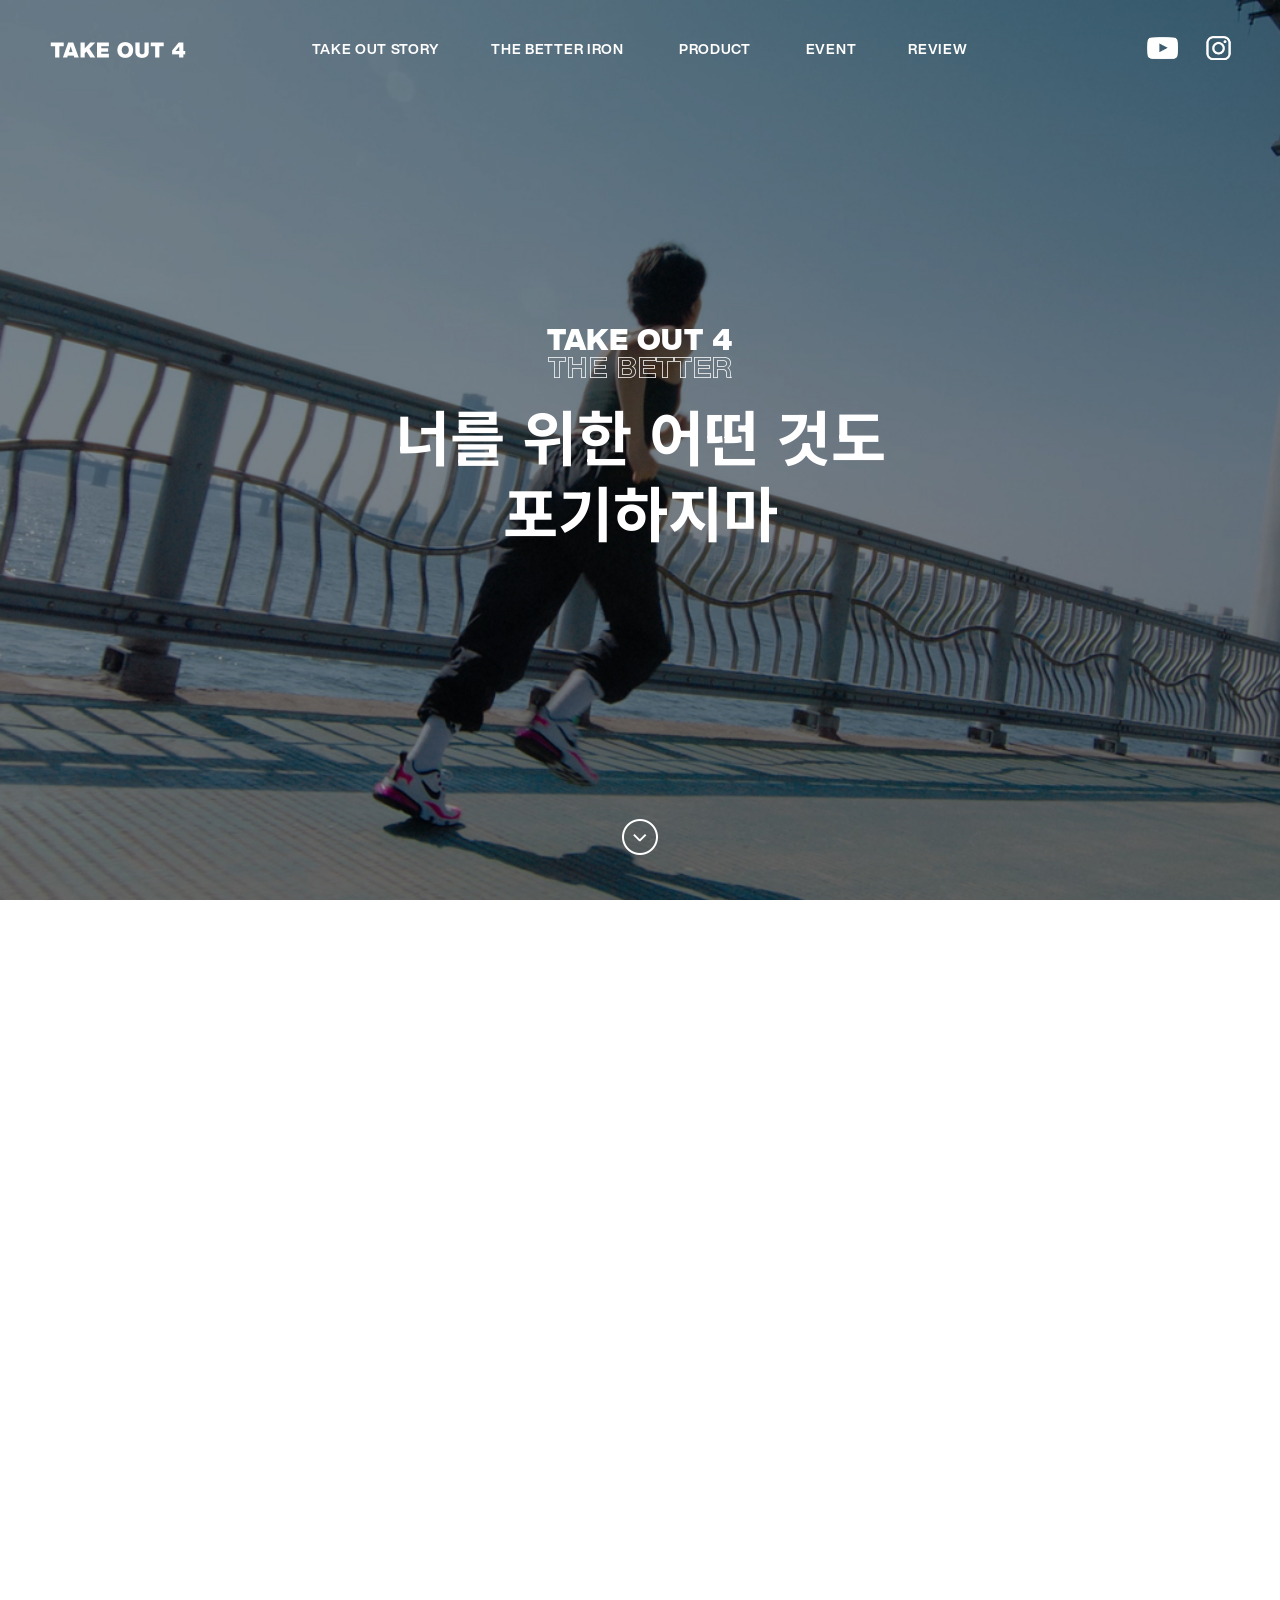
<file: index.html>
<!DOCTYPE html>
<html lang="ko">
  <head>
	<!-- Global site tag (gtag.js) - Google Analytics -->
	<script async src="https://www.googletagmanager.com/gtag/js?id=UA-140812593-2"></script>
	<script>
	  window.dataLayer = window.dataLayer || [];
	  function gtag(){dataLayer.push(arguments);}
	  gtag('js', new Date());

	  gtag('config', 'UA-140812593-2');
	</script>
	<script type="text/javascript" charset="UTF-8" src="//t1.daumcdn.net/adfit/static/kp.js"></script>
	<script type="text/javascript">
		  kakaoPixel('7155327146440081503').pageView();
	</script>
	<!-- Global site tag (gtag.js) - Google Ads: 739847195 -->
	<script async src="https://www.googletagmanager.com/gtag/js?id=AW-739847195"></script>
	<script>
	  window.dataLayer = window.dataLayer || [];
	  function gtag(){dataLayer.push(arguments);}
	  gtag('js', new Date());

	  gtag('config', 'AW-739847195');
	</script>

    <title>UNIX</title>
	<meta charset="utf-8">
	<meta http-equiv="X-UA-Compatible" content="IE=edge,chrome=1" />
	<meta name="viewport" content="width=device-width, initial-scale=1.0,maximum-scale=1.0, minimum-scale=1.0, user-scalable=no" />
	<link rel="icon" type="image/png" href="./images/unix_favi.ico">
	<link rel="stylesheet" type="text/css" href="./css/jquery.fullPage.css" />
	<link rel="stylesheet" type="text/css" href="./css/style.css">
	<script type="text/javascript" src="./js/jquery-1.11.1.min.js"></script>
	<script type="text/javascript" src="./js/jquery.fullPage.js"></script>
	<script type="text/javascript" src="./js/design.js"></script>	
	<script type="text/javascript">
		function videoBox(){
			var dWidthT = $(window).width();
			var wHeight = $(window).height();
			$(".sec4 .slide").css("width",dWidthT);
			$(".sec4 .slide .sl img").css("height",wHeight);
			$('.section .vcov').css("width",dWidthT);
			$('.section .vcov').css("height",wHeight);
			
			var guW = $('.section .inguidimg').width();
			var guH = $('.section .inguidimg').height();
			var viW = $('.section .bg_video').width();
			var viH = $('.section .bg_video').height();

			var vwb = (guW / 2);
			var vhb = (guH / 2);
			var videoWm = (viW / 2);
			var videoHm = (viH / 2);
			guH = wHeight;
			//console.log("화면w : "+ dWidthT+", 화면h : "+wHeight);
			//console.log("가이드w : "+ guW+", 가이드h : "+guH);

			if (dWidthT > guW){	
				//console.log("이미지 작아");

				$('.section .bg_video').css("width",dWidthT);
				$('.section .bg_video').css("height","auto");
				$('.section .bg_video').css("margin-left",videoWm*-1);
				$('.section .bg_video').css("top","50%");
				$('.section .bg_video').css("margin-top",videoHm*-1);

			} else if (dWidthT < guW){
				//console.log("이미지 커");

				$('.section .bg_video').css("width",guW);
				$('.section .bg_video').css("margin-left",vwb*-1);
				$('.section .bg_video').css("top","0");
				$('.section .bg_video').css("margin-top","0");

			} else {
				console.log("그외");
			}
		}

		function videoBox_df(){
			var dWidth = $(window).width();
			dWidth = dWidth;
			var wHeight = $(window).height();
			$(".sec4 .slide").css("width",dWidth);
			$(".sec4 .slide .sl img").css("height",wHeight);

			var guW = $('.section .guidimg').width();
			var se1H = $('.section .bg_video').height();
			var wwb = parseInt(dWidth / 2);
			var vwb = parseInt(guW / 2);
			var vhb = parseInt(se1H / 2);

			$('.section .vcov').css("width",dWidth);
			$('.section .vcov').css("height",wHeight);
			$('.section .vcov').css("width",dWidth);

			if (guW < dWidth){				
				$('.section .bg_video').css("width",dWidth);
				$('.section .bg_video').css("height","auto");
				$('.section .bg_video').css("margin-left",wwb*-1);

				se1H = $('.section .bg_video').height();
				vhb = parseInt(se1H / 2);

				if (se1H < wHeight){	
					return false;
				} else {
					$('.section .bg_video').css("top","50%");
					$('.section .bg_video').css("margin-top",vhb*-1);
				}				

			} else if (guW >= dWidth){
				$('.section .bg_video').css("width","auto");
				$('.section .bg_video').css("height",wHeight);
				$('.section .bg_video').css("margin-left",vwb*-1);

				if (se1H < wHeight){				
					$('.section .bg_video').css("top","0");
					$('.section .bg_video').css("margin-top","0");
				} else {
					return false;
				}
			} 
		}

		$(document).ready(function() {
			var dWidthT = $(window).width();
			var wHeight = $(window).height();

			$(".menu > ul > li.tos").click(function(){
				$(".menu").removeClass("on");
				$(".header").removeClass("on");
				$('.container').off('scroll touchmove mousewheel');				
			});

			$(window).on('resize',function(){
				//videoBox();
			});
	    });
    </script>
</head>
<body>
<div class="container main">
	<!-- header -->
	<div class="header">
		<h1 class="logo"><a href="./index.html" alt="TAKE OUT 4"></a></h1>
		<a href="javascript:void(0);" class="mobbtn addbtn"></a>
		<div class="rightbtn">
			<a href="https://www.youtube.com/channel/UC6wYXv6ZEb406EXhjVlDMdQ" target="_blank" class="utb" alt="utub"></a><a href="https://www.instagram.com/unixelec/" target="_blank" class="instar" alt="instargram"></a>
		</div>

		<a href="javascript:void(0);" class="mobbtn openmenu"></a>		
		<div class="menu">
			<a href="javascript:void(0);" class="closebtn"></a>
			<ul>
				<li class="tos"><a href="./index.html#page2"><span>TAKE OUT STORY</span></a></li>
				<li><a href="./product.html"><span>THE BETTER IRON</span></a></li>
				<li>
					<a href="./product_sub01.html"><span>PRODUCT</span></a>
					<div class="sub">
						<ul>
							<li><a href="./product_sub01.html">FLAT</a></li>
							<li><a href="./product_sub02.html">MULTI FLAT</a></li>
							<li><a href="./product_sub03.html">ROUND</a></li>
							<li><a href="./product_sub04.html">MULTI ROUND</a></li>
							<li><a href="./product_sub05.html">BRUSH</a></li>
						</ul>
					</div>
				</li>
				<li><a href="./event.html"><span>EVENT</span></a></li>
				<li><a href="./review.html"><span>REVIEW</span></a></li>
			</ul>
			<div class="bottom">
				<h2>© 2020 UNIX.</h2>
				<span class="mrightbtn"><a href="#" target="_blank" class="utb" alt="utub"></a><a href="#" target="_blank" class="instar" alt="instargram"></a></span>
			</div>
		</div>
		<div class="blackbg"></div>
	</div>

	<!-- contants -->
	<div id="fullpage">
	    <div class="section sec1">
			<div class="vcov">
				<video id ="movie1" class="bg_video web" autoplay="autoplay" width="auto" height="100%" poster="" muted="muted" loop="loop" title="" webkit-playsinline="" playsinline=""  >
					<source src="./images/main/unix_kv.mp4" type="video/mp4" />
				</video>
				<video id ="movie2" class="bg_video mob" autoplay="autoplay" width="auto" height="100%" poster="" muted="muted" loop="loop" title="" webkit-playsinline="" playsinline=""  >
					<source src="./images/main/unix_kv_m.mp4" type="video/mp4" />
				</video>
			</div>
			<div class="layer">
				<h2><span>TAKE OUT 4</span><span class="dff">THE BETTER</span></h2>
				<p>너를 위한 어떤 것도 <span>포기하지마</span></p>
			</div>
			<a href="javascript:void(0);" class="downbtn"></a>
	    </div>
	    <div class="section sec2">
			<div class="vcov">
				<video id ="movie3" class="bg_video web" autoplay="autoplay" width="auto" height="100%" poster="" muted="muted" loop="loop" title="" webkit-playsinline="" playsinline=""  >
					<source src="./images/main/unix_flat.mp4" type="video/mp4" />
				</video>
				<video id ="movie4" class="bg_video mob" autoplay="autoplay" width="auto" height="100%" poster="" muted="muted" loop="loop" title="" webkit-playsinline="" playsinline=""  >
					<source src="./images/main/unix_flat_m.mp4" type="video/mp4" />
				</video>
			</div>
	    	<div class="layer">
	    		<h2><span>Take Out Story</span><br/>ACTISUAL <strong>ITEM</strong></h2>
				<p>액티주얼은 Active에 Visual이 더해진 <span>테이크아웃 4의 브랜드 가치이다.</span><br/>테이크아웃 4는 언제 어디서든 나만의 비주얼을 <span>완성시키기 위한 수단이자 나아가</span><br/>비주얼 라이프 리더라는 새로운 타이틀을 얻게 될 <span>액티주얼 아이템이다.</span></p>
	    	</div>
			<div class="buidbox">
				<img src="./images/main/main_sec1_movieblank2.png" alt="" class="guidimg" />
			</div>
	    </div>
		<div class="section sec3">
	    	<div class="layer">
	    		<div class="cover">
					<h2>자발적 빌런에 대한 <span>이야기</span></h2>
					<p>빌런이라고 하지만 악당에 대한 이야기는 아니다.<br/>다만 억압을 벗어던지고 내 안의 뜨거운 욕망을 <span>억누르는 것을 멈추자는 이야기다.</span><br/>가능성, 도전, 두근거림, 당당함은 <span>나를 나로서 표출할 때 발현될 수 있는</span><br/> 가장 가치 있는 삶의 원천이기 때문이다.</p>
				</div>
	    	</div>
	    </div>
		<div class="section sec4">
	    	<div class="layer">
	    		<div class="cover">
					<p>오늘 내가 보낸 일상의 방식은 <span class="bl">소셜 미디어를 통해</span> <em><span>나를 표현하는 방법이 되기도 하고,</span> <span>주변 사람들과 소통하고 싶은</span> <span>스토리가 되기도 한다.</span></em>테이크아웃 4로 인해 헤어스타일을 넘어 <span>내 삶의 패턴을 변화시키고</span><br/> 더 멋진 라이프 리더로 거듭날 <span>그 순간을 기대해본다.</span></p>
				</div>
	    	</div>
	    </div>
		<div class="section sec5">
	    	<div class="layer">
	    		<div class="cover">
					<p>너만의 것을 찾아봐.<br/>너의 가능성을 열어둬.<br/>언제나 당당하게.<br/>우리에게 불가능은 없어.<br/>우리만의 이야기를 시작하자.</p>
				</div>
	    	</div>
	    </div>
		<div class="section sec6">
	    	<div class="layer">
	    		<div class="cover">
					<h2><span>TAKE OUT 4</span><span class="dff">THE BETTER</span></h2>
					<p>너를 위한 어떤 것도 <span>포기하지마</span></p>	
				</div>
	    	</div>
			<a href="javascript:void(0);" class="topbtn">맨 위로</a>
	    </div>	
	</div>

	<!-- footer -->
	<div class="footer">
		<div class="inner">
			<div class="top">
				<h1>© 2020 UNIX.</h1>
				<p><a href="https://www.youtube.com/channel/UC6wYXv6ZEb406EXhjVlDMdQ" target="_blank" class="utb" alt="utub"></a><a href="https://www.instagram.com/unixelec/" target="_blank" class="instar" alt="instargram"></a></p>
			</div>
			<ul class="txtarea">
				<li>서울 사무소 <br/>서울시 용산구 원효로 252 유닉스 빌딩</li>
				<li>김포 공장<br/>경기도 김포시 양촌읍 황금로 89번길 80<br/>유닉스전자㈜</li>
				<li><strong>고객지원(A/S) 1577-0569</strong></li>
			</ul>
		</div>
	</div>	
</div>


<script type="text/javascript">

	/*세로페이지 슬라이드*/
	function initialization(){
		//var a = 1;
		//var scrollEvent = true;
		$('#fullpage').fullpage({
			verticalCentered: false,
			css3: true,
			anchors:['page1', 'page2', 'page3', 'page4', 'page5', 'page6'],
			//navigation: true,
			//slidesNavigation: true,
			afterLoad: function(anchorLink, index){

				if(index == 2){
					$(".header .menu > ul > li:nth-child(1)").addClass("active");
				} else {
					$(".header .menu > ul > li:nth-child(1)").removeClass("active");
				}

				if(index == 1 || index == 2){
					var webVideo1 = document.getElementById("movie1");
					var webVideo2 = document.getElementById("movie2");
					var webVideo3 = document.getElementById("movie3");
					var webVideo4 = document.getElementById("movie4");

					webVideo1.play();
					webVideo2.play();
					webVideo3.play();
					webVideo4.play();
					//mobVideo.play();
				}
				/*
				if(index == 4){
					scrollEvent = false;

					$("html,body").on("mousewheel",function(c){
						c.preventDefault();
						var m = c.originalEvent.wheelDelta;

						if (m > 1 && scrollEvent == false){
							//console.log("올림");
							$(".footer").removeClass("up");
						} else if (m < 1 && scrollEvent == false){
							//console.log("내림");
							$(".footer").addClass("up");
						}
					});

				} else {
					scrollEvent = true;
					return false;
				}
				*/
			}
		});
	}
	
	$(document).ready(function() { 
		initialization();	//세로페이지 슬라이드

		$('.header .menu > ul > li:nth-child(1)').click(function(e){
			$.fn.fullpage.moveTo(2);
		});

		$('.downbtn').click(function(e){
			$.fn.fullpage.moveTo(2);
		});
		$('.topbtn').click(function(e){
			$.fn.fullpage.moveTo(1);
		});
	});	
</script>
</body>
</html>
</file>
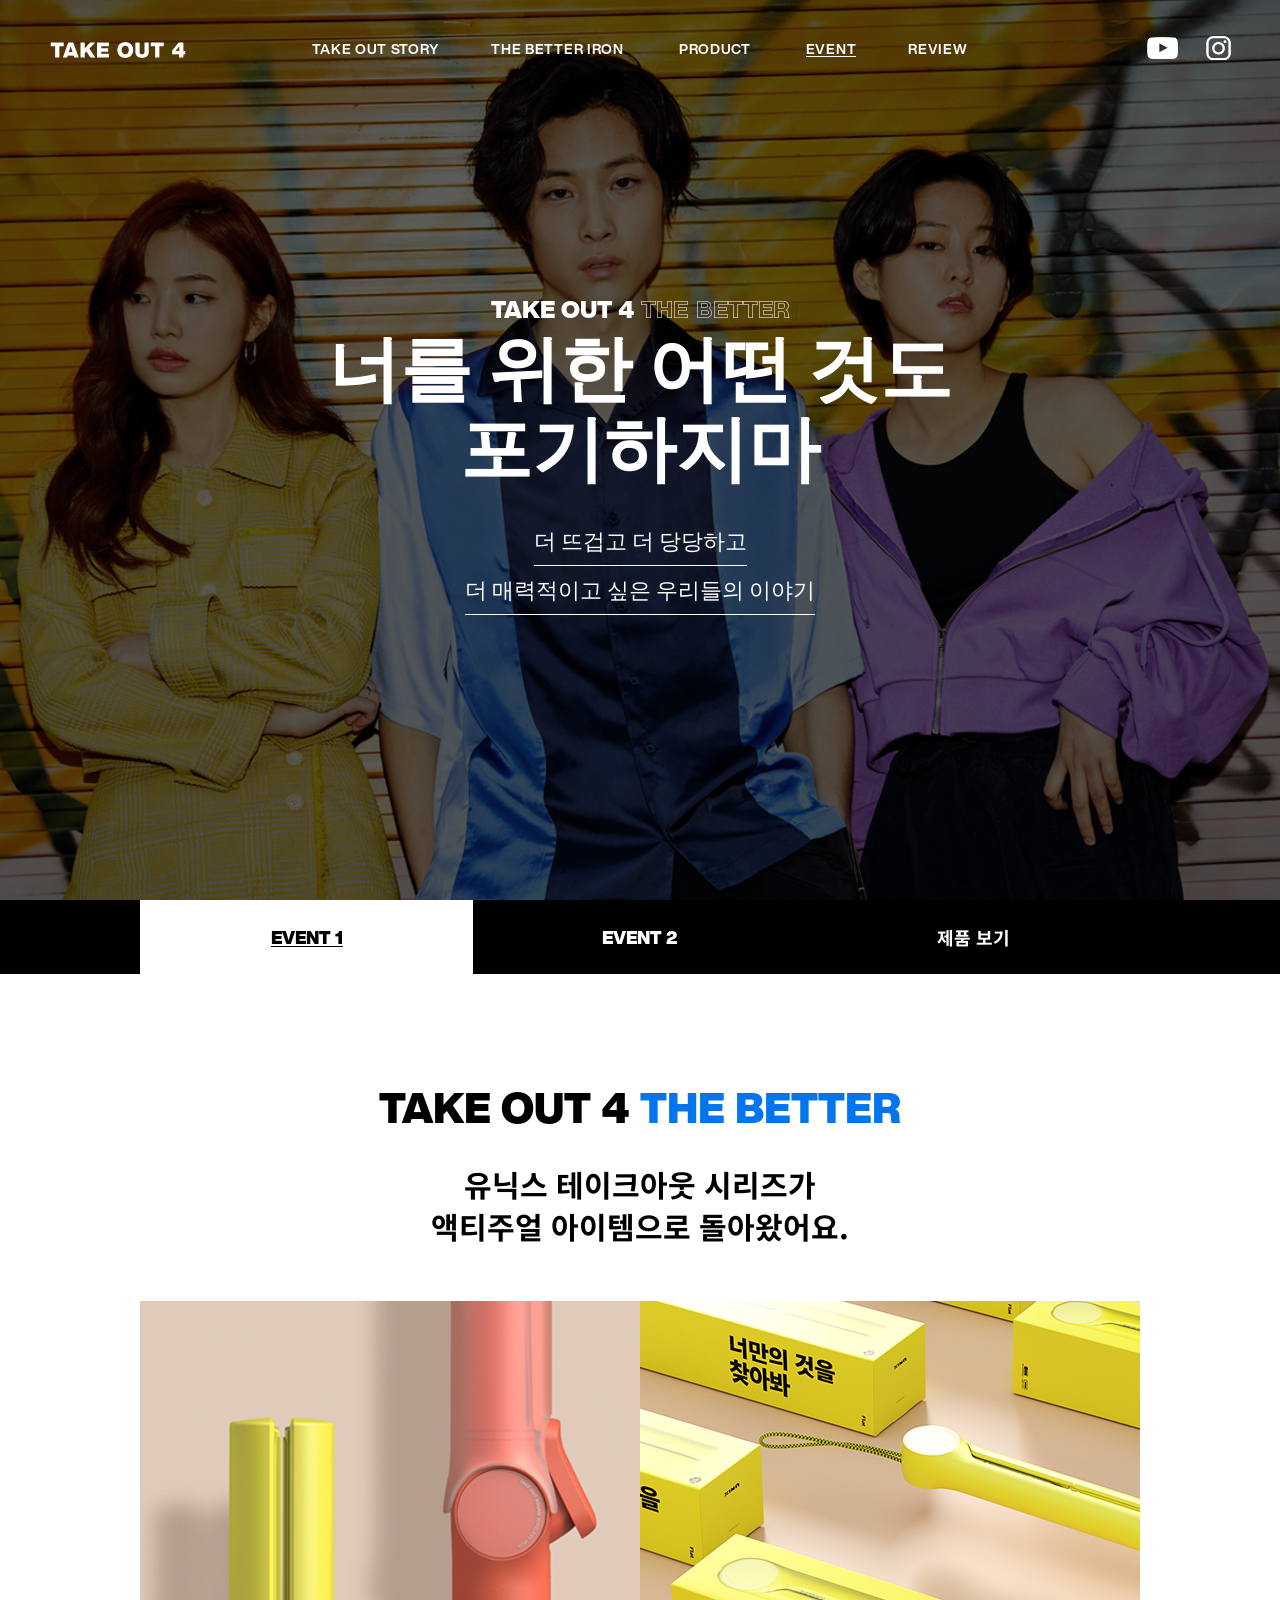
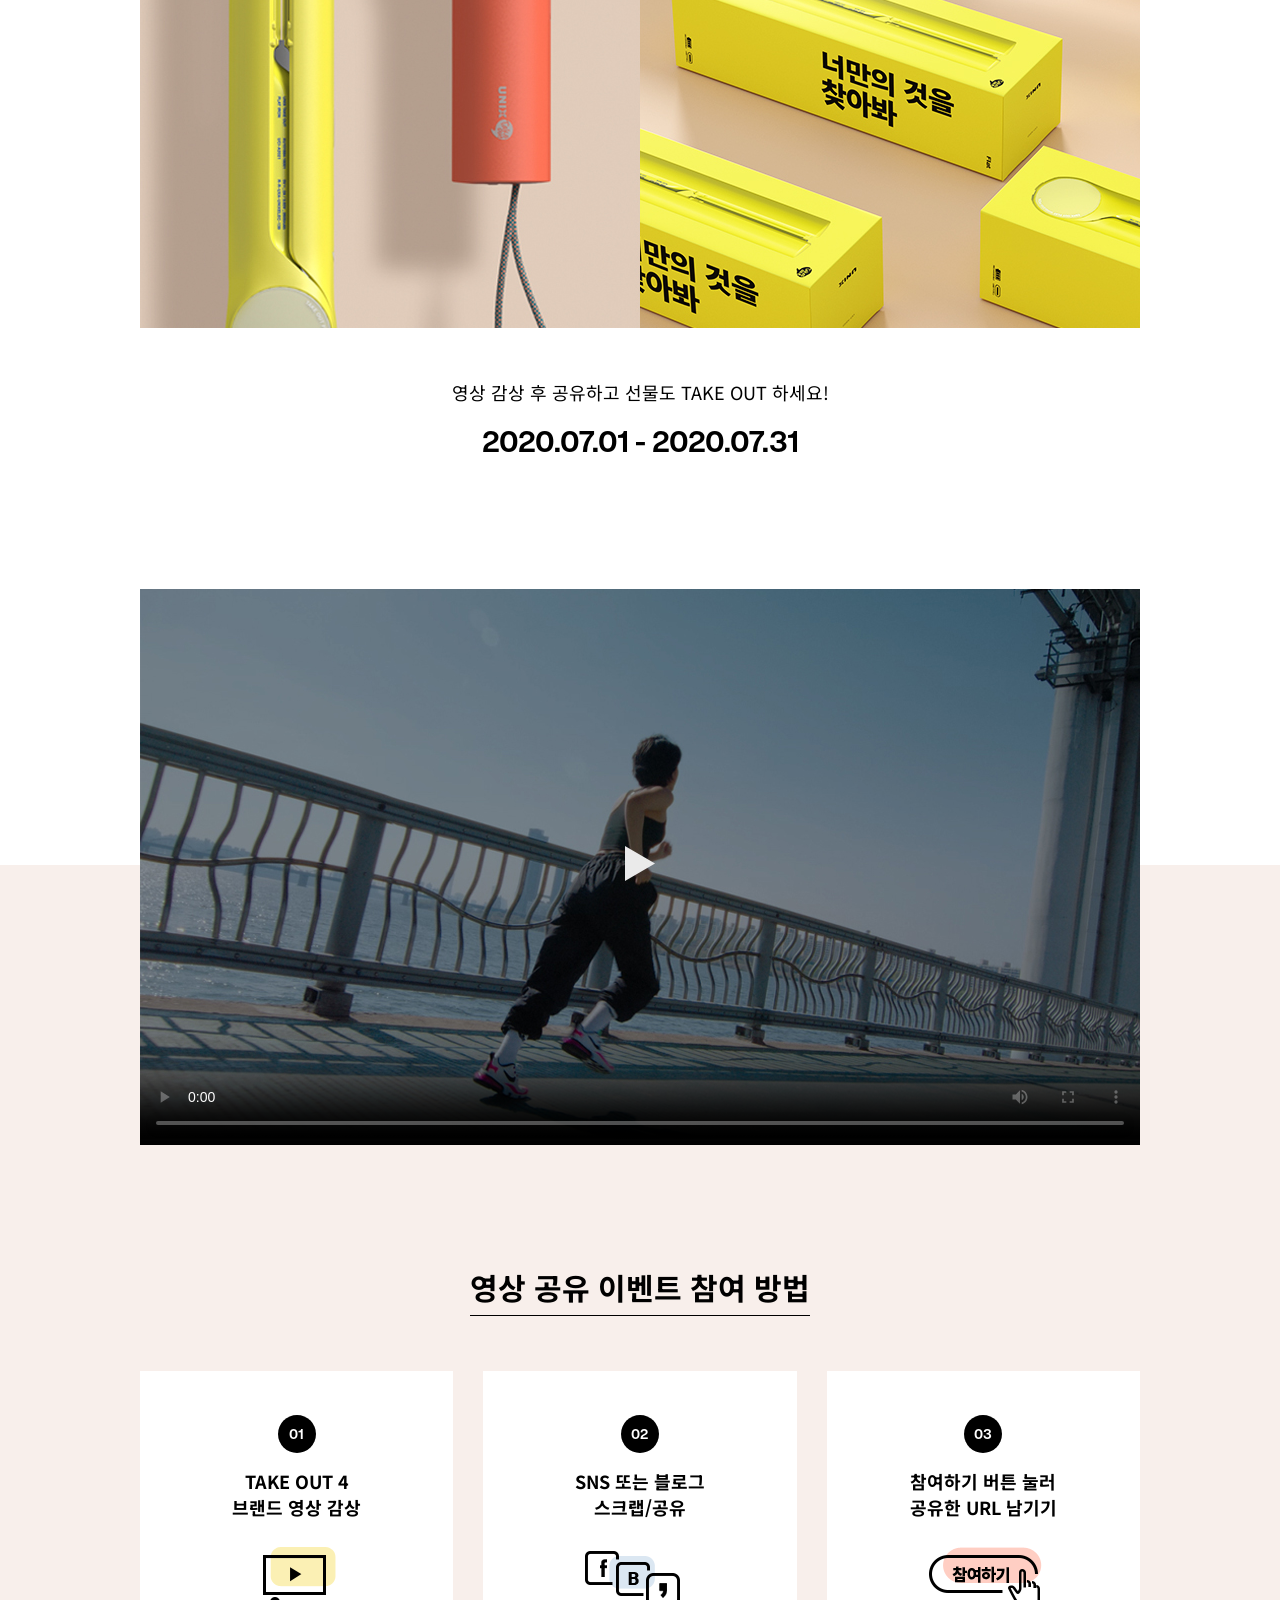
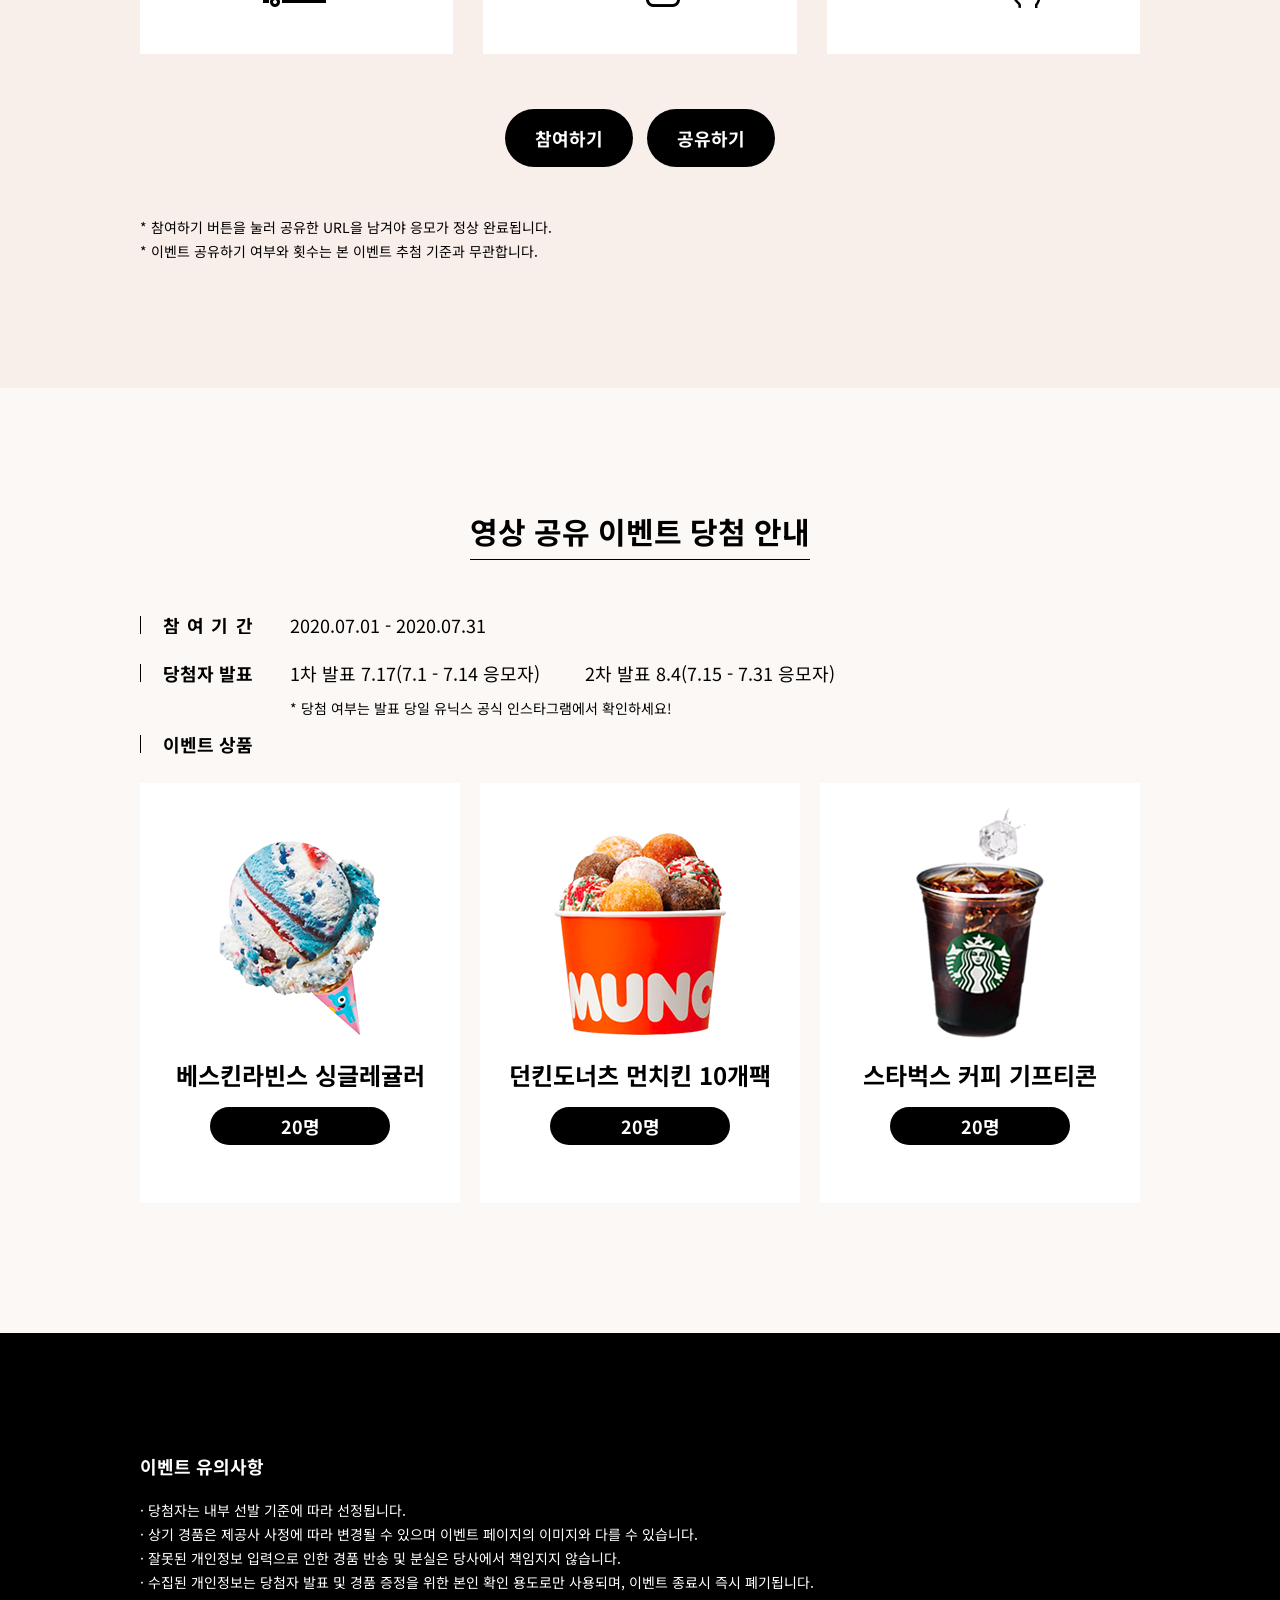
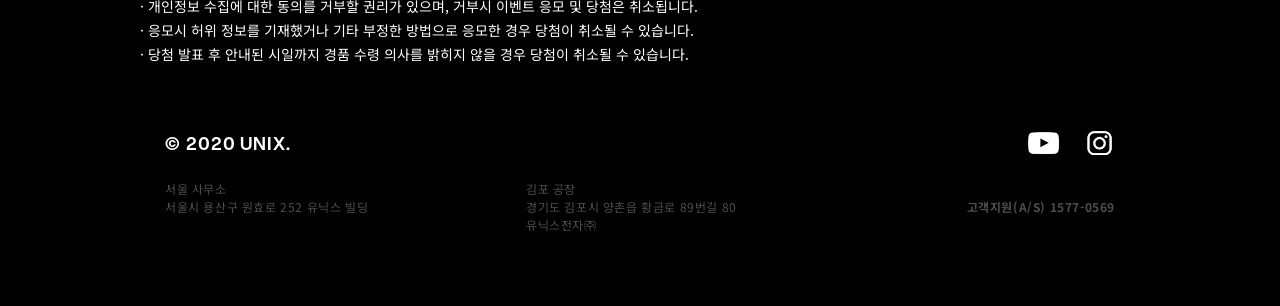
<file: event.html>
<!DOCTYPE html>
<html lang="ko">
  <head>
	<!-- Global site tag (gtag.js) - Google Analytics -->
	<script async src="https://www.googletagmanager.com/gtag/js?id=UA-140812593-2"></script>
	<script>
	  window.dataLayer = window.dataLayer || [];
	  function gtag(){dataLayer.push(arguments);}
	  gtag('js', new Date());

	  gtag('config', 'UA-140812593-2');
	</script>
	<script type="text/javascript" charset="UTF-8" src="//t1.daumcdn.net/adfit/static/kp.js"></script>
	<script type="text/javascript">
		  kakaoPixel('7155327146440081503').pageView();
	</script>
	<!-- Global site tag (gtag.js) - Google Ads: 739847195 -->
	<script async src="https://www.googletagmanager.com/gtag/js?id=AW-739847195"></script>
	<script>
	  window.dataLayer = window.dataLayer || [];
	  function gtag(){dataLayer.push(arguments);}
	  gtag('js', new Date());

	  gtag('config', 'AW-739847195');
	</script>

    <title>UNIX</title>
	<meta charset="utf-8">
	<meta http-equiv="X-UA-Compatible" content="IE=edge,chrome=1" />
	<meta name="viewport" content="width=device-width, initial-scale=1.0,maximum-scale=1.0, minimum-scale=1.0, user-scalable=no" />
	<meta property="og:title" content="TAKE OUT 4 THE BETTER" />
	<meta property="og:url" content="http://tailorpaper.com/unix/event.html#" />
	<meta property="og:description" content="너만의 것을 찾아봐" />
	<meta property="og:image" content="http://unix-brand.co.kr/takeout/images/event/unix_takeout4_flat.jpg" />
	<link rel="icon" type="image/png" href="./images/unix_favi.ico">
	<link rel="stylesheet" type="text/css" href="./css/owl.carousel.css" />
	<link rel="stylesheet" type="text/css" href="./css/style.css"> 
	<script type="text/javascript" src="./js/jquery-1.11.1.min.js"></script>
	<script type="text/javascript" src="./js/owl.carousel.min.js"></script>		
	<script type="text/javascript" src="./js/design.js"></script>
	<script src="https://developers.kakao.com/sdk/js/kakao.js"></script>
	<script type="text/javascript">
		function topmargin(){
			var wWidth = document.body.offsetWidth;
			var wHeight = document.body.offsetHeight;	

			if (799 < wWidth){
				$(".blankimg").css("height",wHeight);

				$(window).scroll(function(){
					if ($(window).scrollTop() >= (wHeight-80)){
						$(".tablist").addClass("fix");					
						$(".blankimg").css("margin-top","74px");

					} else if ($(window).scrollTop() < (wHeight-80)){
						$(".tablist").removeClass("fix");
						$(".blankimg").css("margin-top","0");
					}
				});	

			} else if (800 > wWidth){
				$(".blankimg").css("height","340px");

				$(window).scroll(function(){
					if ($(window).scrollTop() >= 277){
						$(".tablist").addClass("fix");					
						$(".blankimg").css("margin-top","58px");

					} else if ($(window).scrollTop() < 277){
						$(".tablist").removeClass("fix");
						$(".blankimg").css("margin-top","0");
					}
				});
			}
		}

		function topimghide(){
			var sec1Height = $(".topsec").height();	
			var st = $(window).scrollTop();
			if (st > -1 && st < sec1Height*2){
				$(".topsec").show();
			} else if ( st > sec1Height*2){
				$(".topsec").hide();
			}
		}

		$(document).ready(function() {
			topmargin();
			//topimghide();

			$(window).scroll(function(){
				//topimghide();
				var sec1Height = $(".topsec").height();	

				/**/

				var st = $(window).scrollTop();
				var a1 = 0;
				var a2 = 0;
				var a3 = 0;
				var a4 = 0;
				var a5 = 0;
				a0 = sec1Height;	//전체
				a1 = sec1Height-80;	//전체
				a2 = a1*0.1;			//전체에 10%
				a3 = a2*8;				//전체에 80%
				a4 = parseInt(a3*0.1);			//80%에 10%
				a5 = a3*0.01;			//80%에 10%
				a6 = a0*0.01;			//80%에 10%
				st = parseInt(st);

				for (n=1;n<10 ;n++ ){
					//console.log(a4*n);

					if (st > a4*n){
						i = 10-n;
						$(".topsec .layer").css("opacity","0."+i);
						$(".topsec .cover").css({
							"background-position-x": "center",
							"background-position-y": (a6*n)*-1,
							"transition": "all .3s ease-out",
							"opacity": i*0.1
						});
					} else if (st > -1 || st < 2){
						$(".topsec .layer").css("opacity","1");
						$(".topsec .cover").css({
							"background-position-x": "center",
							"background-position-y": "top",
							"transition": "all .3s ease-out",
							"opacity": "1"
						});
					}
				}
				
			});	

			/* 탭 */
			$(".tablist ul li").click(function(){
				$(window).scrollTop(0);

				var currentPageUrl = window.location.href;
	    		var defaultUrl = currentPageUrl.split('#')[0];

				if ($(this).hasClass("t1")){
					$(".tablist ul li").removeClass("on");
					$(".tabcon").hide();
					$(this).addClass("on");	
					$(".tabcon.tab1").show();

					window.location.href = defaultUrl + '#1';
					$("#kakao-link-btn").show();
					$("#kakao-link-btn2").hide();

				} else if ($(this).hasClass("t2")){
					$(".tablist ul li").removeClass("on");
					$(".tabcon").hide();
					$(this).addClass("on");
					$(".tabcon.tab2").show();

					window.location.href = defaultUrl + '#2';
					$("#kakao-link-btn2").show();
					$("#kakao-link-btn").hide();
				}
			});

	
			$(window).on('resize',function(){
				topmargin();

			});

			$(".slide_event_sl").owlCarousel({
				//autoPlay : 5000,
				navigation : true,
				itemsCustom : [[0,1],[700,1]]
			}); 


			openWin = function(aClass) { 
				$("."+aClass).show();
				$("body").addClass("fix");
			};		
			closeWin = function(aClass) { 
				$("."+aClass).hide();
				$("body").removeClass("fix");
			};
	    });
    </script>
</head>
<body onload="init();">
<div class="container event">
	<!-- header -->
	<div class="header">
		<h1 class="logo"><a href="./index.html" alt="TAKE OUT 4"></a></h1>
		<a href="javascript:void(0);" class="mobbtn addbtn"></a>
		<div class="rightbtn">
			<a href="https://www.youtube.com/channel/UC6wYXv6ZEb406EXhjVlDMdQ" target="_blank" class="utb" alt="utub"></a><a href="https://www.instagram.com/unixelec/" target="_blank" class="instar" alt="instargram"></a>
		</div>

		<a href="javascript:void(0);" class="mobbtn openmenu"></a>		
		<div class="menu">
			<a href="javascript:void(0);" class="closebtn"></a>
			<ul>
				<li><a href="./index.html#page2"><span>TAKE OUT STORY</span></a></li>
				<li><a href="./product.html"><span>THE BETTER IRON</span></a></li>
				<li>
					<a href="./product_sub01.html"><span>PRODUCT</span></a>
					<div class="sub">
						<ul>
							<li><a href="./product_sub01.html">FLAT</a></li>
							<li><a href="./product_sub02.html">MULTI FLAT</a></li>
							<li><a href="./product_sub03.html">ROUND</a></li>
							<li><a href="./product_sub04.html">MULTI ROUND</a></li>
							<li><a href="./product_sub05.html">BRUSH</a></li>
						</ul>
					</div>
				</li>
				<li class="active"><a href="./event.html"><span>EVENT</span></a></li>
				<li><a href="./review.html"><span>REVIEW</span></a></li>
			</ul>
			<div class="bottom">
				<h2>© 2020 UNIX.</h2>
				<span class="mrightbtn"><a href="https://www.youtube.com/channel/UC6wYXv6ZEb406EXhjVlDMdQ" target="_blank" class="utb" alt="utub"></a><a href="https://www.instagram.com/unixelec/" target="_blank" class="instar" alt="instargram"></a></span>
			</div>
		</div>
		<div class="blackbg"></div>
	</div>

	<!-- contants -->
	<div class="contents">
	    <div class="topsec">
			<div class="cover">
				<div class="layer">
					<h2>TAKE OUT 4 <span class="dff">THE BETTER</span></h2>
					<p>너를 위한 어떤 것도 <br/><span>포기하지마</span></p>
					<p class="sm"><em>더 뜨겁고 더 당당하고</em> <br/><span><em>더 매력적이고 싶은 우리들의 이야기</em></span></p>
				</div>
			</div>
	    </div>
		<div class="blankimg"><img src="./images/event/event_topsec_blank.png" alt="" class="web" /></div>
		<div class="tablist">
			<ul>
				<li class="t1 on"><span>EVENT 1</span></li>
				<li class="t2"><span>EVENT 2</span></li>
				<li class="t3"><a href="./product.html">제품 보기</a></li>
			</ul>
		</div>

		<!-- EVENT 1 -->
		<div class="tabcon tab1">
			<div class="section sec1">
				<div class="inner">
					<div>
						<h2>TAKE OUT 4 <span>THE BETTER</span></h2>
						<p class="sbtit">유닉스 테이크아웃 시리즈가 <br/><span>액티주얼 아이템으로 돌아왔어요.</span></p>
					</div>
					<div class="imgbox">
						<img src="./images/event/tab01_sec1_img1.jpg" alt="" class="web" />
						<img src="./images/event/tab01_sec1_img1_m.jpg" alt="" class="mob" />
					</div>
					<div>
						<p class="sbstit">영상 감상 후 공유하고 선물도 TAKE OUT 하세요!</p>
						<p class="datetxt">2020.07.01 - 2020.07.31</p>
					</div>
				</div>
				<div class="movie">
					<video controls class="bg_video" poster="./images/unix_takeout4_movie_cover.jpg">
						<source src="./images/unix_takeout4_movie.mp4" type="video/mp4">
					</video>
					<img src="./images/event/event_mov_blank1.png" alt="" />
				</div>
			</div>

			<div class="section sec2">
				<div class="inner">
					<h2><span>영상 공유 이벤트 참여 방법</span></h2>
					<div class="scover">
						<ul class="sharelist">
							<li>
								<span>01</span>
								<p><em>TAKE OUT 4</em> <br/><em>브랜드</em> <em>영상 감상</em></p>
							</li>
							<li>
								<span>02</span>
								<p><em>SNS 또는</em> <em>블로그</em> <br/><em>스크랩/공유</em></p>
							</li>
							<li>
								<span>03</span>
								<p><em>참여하기 버튼</em> <em>눌러 <br/>공유한</em> <em>URL 남기기</em></p>
							</li>
						</ul>
					</div>
					<div class="btnbox">
						<a href="http://naver.me/57p8sCCi" target="_blank">참여하기</a><a href="javascript:openWin('snstpop');">공유하기</a>
					</div>
					<ul class="noticelist">
						<li><span>*</span> 참여하기 버튼을 눌러 공유한 URL을 남겨야 응모가 정상 완료됩니다.</li>
						<li><span>*</span> 이벤트 공유하기 여부와 횟수는 본 이벤트 추첨 기준과 무관합니다.</li>
					</ul>
				</div>
			</div>

			<div class="section sec3">
				<div class="inner">
					<h2><span>영상 공유 이벤트 당첨 안내</span></h2>
					<dl class="first">
						<dt>참여기간</dt>
						<dd>2020.07.01 - 2020.07.31</dd>
					</dl>
					<dl>
						<dt>당첨자 발표</dt>
						<dd>1차 발표 7.17(7.1 - 7.14 응모자) <span class="ml">2차 발표 8.4(7.15 - 7.31 응모자)</span><em class="ad">* 당첨 여부는 발표 당일 유닉스 공식 인스타그램에서 확인하세요!</em></dd>
					</dl>
					<dl class="last">
						<dt>이벤트 상품</dt>
						<dd>
							<ul class="sharelist">
								<li>
									<p><em>베스킨라빈스</em> <em>싱글레귤러</em></p>
									<span>20명</span>	
								</li>
								<li>
									<p><em>던킨도너츠</em> <em>먼치킨 10개팩</em></p>
									<span>20명</span>	
								</li>
								<li>
									<p><em>스타벅스 커피</em> <em>기프티콘</em></p>
									<span>20명</span>	
								</li>
							</ul>
						</dd>
					</dl>
				</div>
			</div>

			<div class="section sec4">
				<div class="inner">
					<h2>이벤트 유의사항</h2>
					<ul>
						<li><span>·</span> 당첨자는 내부 선발 기준에 따라 선정됩니다.</li>
						<li><span>·</span> 상기 경품은 제공사 사정에 따라 변경될 수 있으며 이벤트 페이지의 이미지와 다를 수 있습니다.</li>
						<li><span>·</span> 잘못된 개인정보 입력으로 인한 경품 반송 및 분실은 당사에서 책임지지 않습니다.</li>
						<li><span>·</span> 수집된 개인정보는 당첨자 발표 및 경품 증정을 위한 본인 확인 용도로만 사용되며, 이벤트 종료시 즉시 폐기됩니다.</li>
						<li><span>·</span> 개인정보 수집에 대한 동의를 거부할 권리가 있으며, 거부시 이벤트 응모 및 당첨은 취소됩니다.</li>
						<li><span>·</span> 응모시 허위 정보를 기재했거나 기타 부정한 방법으로 응모한 경우 당첨이 취소될 수 있습니다.</li>
						<li><span>·</span> 당첨 발표 후 안내된 시일까지 경품 수령 의사를 밝히지 않을 경우 당첨이 취소될 수 있습니다.</li>
					</ul>
				</div>
			</div>
		</div>

		<!-- EVENT 2 -->
		<div class="tabcon tab2">
			<div class="section sec1">
				<div class="inner">
					<div>
						<h2>THE BETTER <span>CHALLENGE</span></h2>
						<p class="sbtit">당신을 위한 메시지 카드가 <br/><span>도착했어요.</span></p>
					</div>
					<div class="imgbox">
						<img src="./images/event/tab02_sec1_img1.jpg" alt="" class="web" />
						<img src="./images/event/tab02_sec1_img1_m.jpg" alt="" class="mob" />
					</div>
					<div>
						<p class="sbstit">메시지 카드를 골라 일상을 더 가치 있게 만든 <em>당신의 에피소드를 소개해 주세요!</em></p>
						<p class="datetxt">2020.07.01 - 2020.07.31</p>
					</div>
				</div>
			</div>

			<div class="section sec2">
				<div class="inner">
					<h2><span>메시지 카드를 선택해 주세요</span></h2>
					<div id="main-owl-carousel" class="slide_event_sl" >
						<div class="sl">
							<div class="topimg"><img src="./images/event/unix_takeout4_flat.jpg" alt="" /></div>
							<div class="txtbox">
								<div class="cover">
									<p>#더베러챌린지 #너만의것을찾아봐 #유닉스 <br/>#테이크아웃4 #고데기스럽지않은고데기 <br/>#액티주얼아이템 #플랫고데기 #무선고데기 <br/>#충전식고데기</p>
									<div class="btnbox2"><a href="javascript:createClipBoard('t_0');">해시태그 복사하기</a></div>
								</div>
								<img src="./images/event/event_slide_bot_img.jpg" alt="" />
							</div>
						</div>
						<div class="sl">
							<div class="topimg"><img src="./images/event/unix_takeout4_round.jpg" alt="" /></div>
							<div class="txtbox">
								<div class="cover">
									<p>#더베러챌린지 #언제나당당하게 #유닉스  <br/>#테이크아웃4 #고데기스럽지않은고데기 <br/>#액티주얼아이템 #라운드고데기 #무선고데기 <br/>#충전식고데기</p>
									<div class="btnbox2"><a href="javascript:createClipBoard('t_1');">해시태그 복사하기</a></div>
								</div>
								<img src="./images/event/event_slide_bot_img.jpg" alt="" />
							</div>
						</div>
						<div class="sl">
							<div class="topimg"><img src="./images/event/unix_takeout4_multi_flat.jpg" alt="" /></div>
							<div class="txtbox">
								<div class="cover">
									<p>#더베러챌린지 #너의가능성을열어둬 #유닉스 <br/>#테이크아웃4 #고데기스럽지않은고데기 <br/>#액티주얼아이템 #멀티플랫고데기 #무선고데기 <br/>#충전식고데기</p>
									<div class="btnbox2"><a href="javascript:createClipBoard('t_2');">해시태그 복사하기</a></div>
								</div>
								<img src="./images/event/event_slide_bot_img.jpg" alt="" />
							</div>
						</div>
						<div class="sl">
							<div class="topimg"><img src="./images/event/unix_takeout4_multi_round.jpg" alt="" /></div>
							<div class="txtbox">
								<div class="cover">
									<p>#더베러챌린지 #우리에게불가능은없어 #유닉스 <br/>#테이크아웃4 #고데기스럽지않은고데기 <br/>#액티주얼아이템 #멀티라운드고데기 #무선고데기 <br/>#충전식고데기</p>
									<div class="btnbox2"><a href="javascript:createClipBoard('t_3');">해시태그 복사하기</a></div>
								</div>
								<img src="./images/event/event_slide_bot_img.jpg" alt="" />
							</div>
						</div>
						<div class="sl">
							<div class="topimg"><img src="./images/event/unix_takeout4_brush.jpg" alt="" /></div>
							<div class="txtbox">
								<div class="cover">
									<p>#더베러챌린지 #우리만의이야기를시작하자 <br/>#유닉스 #테이크아웃4 #고데기스럽지않은고데기 <br/>#액티주얼아이템 #브러시고데기 #무선고데기 <br/>#충전식고데기</p>
									<div class="btnbox2"><a href="javascript:createClipBoard('t_4');">해시태그 복사하기</a></div>
								</div>
								<img src="./images/event/event_slide_bot_img.jpg" alt="" />
							</div>
						</div>
						<div class="sl">
							<div class="topimg"><img src="./images/event/unix_takeout4_all.jpg" alt="" /></div>
							<div class="txtbox">
								<div class="cover">
									<p>#더베러챌린지 #테이크아웃4 #유닉스<br/>#액티주얼아이템 #비주얼스타일러<br/>#무선고데기 #USB충전고데기 #미니고데기</p>
									<div class="btnbox2 last"><a href="javascript:createClipBoard('t_5');">해시태그 복사하기</a></div>
								</div>
								<img src="./images/event/event_slide_bot_img.jpg" alt="" />
							</div>
						</div>
					</div>

					<h2 class="tw"><em>THE BETTER</em><em class="blue">Challenge</em><span>참여 방법</span></h2>
					<div class="scover">
						<ul class="sharelist">
							<li>
								<span>01</span>
								<p><em>메시지 카드</em> <em>고르고</em> <br/><em>이미지 저장</em> <em>or 캡쳐하기</em></p>
							</li>
							<li>
								<span>02</span>
								<p><em>메시지카드와</em> <br/><em>에피소드 소개를</em> <em><img src="./images/event/event_tab2_sec2_sharelist_ico4.png" class="instaico" /> 업로드!</em></p>
							</li>
							<li>
								<span>03</span>
								<p><em>참여하기 버튼</em> <em>눌러 <br/>공유한</em> <em>URL 남기기</em></p>
							</li>
						</ul>
					</div>
					
					<div class="btnbox">
						<a href="http://naver.me/GaLTLQNo" target="_blank">참여하기</a><a href="javascript:openWin('snstpop');">공유하기</a>
					</div>
					<ul class="noticelist">
						<li><span>*</span> 참여하기 버튼을 눌러 공유한 URL을 남겨야 응모가 정상 완료됩니다.</li>
						<li><span>*</span> 이벤트 공유하기 여부와 횟수는 본 이벤트 추첨 기준과 무관합니다.</li>
					</ul>
				</div>
			</div>

			<div class="section wscrol">
				<div class="inner">
					<h3><span><em>TAKE OUT 4</em> 영상 속 주인공들의</span> <br/><strong><em>THE BETTER</em><em class="blue">Challenge</em></strong></h3>
					<div class="wsbox">
						<ul>
							<li>
								<p>#너만의 것을 찾아봐</p>
								<span>배우 이종원 님</span>
								<img src="./images/event/event_tab02_wscrol_img1.jpg" alt="" class="web"  />
								<img src="./images/event/event_tab02_wscrol_img1_m.jpg" alt="" class="mob"  />
							</li>
							<li>
								<p>#너의 가능성을 열어둬</p>
								<span>배우 이연 님</span>
								<img src="./images/event/event_tab02_wscrol_img2.jpg" alt="" class="web"  />
								<img src="./images/event/event_tab02_wscrol_img2_m.jpg" alt="" class="mob"  />
							</li>
							<li class="last">
								<p>#우리에게 불가능은 없어</p>
								<span>배우 최지수 님</span>
								<img src="./images/event/event_tab02_wscrol_img3.jpg" alt="" class="web"  />
								<img src="./images/event/event_tab02_wscrol_img3_m.jpg" alt="" class="mob"  />
							</li>
						</ul>
					</div>
					<p class="bttxt">* 연결되는 인스타그램은 배우들의 실제 계정이 아닙니다.</p>
					<div class="tipbox"><span>상품 당첨 확률 <em>더 배로</em> 올리는 Tip! <em class="bl">내가 뽑은 메시지와 찰떡인 에피소드를 <strong>소개할수록 Up!</strong></em></span></div>
				</div>

				<div class="rani">
					<span class="itm1"></span>
					<span class="itm2"></span>
					<span class="itm3"></span>
					<span class="itm4"></span>
					<span class="itm5"></span>
				</div>
			</div>

			<div class="section sec3">
				<div class="inner">
					<h2 class="tw"><em>THE BETTER</em><em class="blue">Challenge</em><span>당첨 안내</span></h2>
					<dl class="first">
						<dt>참여기간</dt>
						<dd>2020.07.01 - 2020.07.31</dd>
					</dl>
					<dl>
						<dt>당첨자 발표</dt>
						<dd>1차 발표 7.17(7.1 - 7.14 응모자) <span class="ml">2차 발표 8.4(7.15 - 7.31 응모자)</span><em class="ad">* 당첨 여부는 발표 당일 유닉스 공식 인스타그램에서 확인하세요!</em></dd>
					</dl>
					<dl class="last">
						<dt>이벤트 상품</dt>
						<dd>
							<ul class="sharelist">
								<li>
									<p>테이크아웃 5종 중 <em>랜덤 1종</em></p>
									<span>20명</span>	
								</li>
								<li>
									<p>슈가핀 2종 중 <em>랜덤 1종</em></p>
									<span>30명</span>	
								</li>
							</ul>
						</dd>
					</dl>
				</div>
			</div>

			<div class="section sec4">
				<div class="inner">
					<h2>이벤트 유의사항</h2>
					<ul>
						<li><span>·</span> 당첨자는 내부 선발 기준에 따라 선정됩니다.</li>
						<li><span>·</span> 상기 경품은 제공사 사정에 따라 변경될 수 있으며 이벤트 페이지의 이미지와 다를 수 있습니다.</li>
						<li><span>·</span> 잘못된 개인정보 입력으로 인한 경품 반송 및 분실은 당사에서 책임지지 않습니다.</li>
						<li><span>·</span> 수집된 개인정보는 당첨자 발표 및 경품 증정을 위한 본인 확인 용도로만 사용되며, 이벤트 종료시 즉시 폐기됩니다.</li>
						<li><span>·</span> 개인정보 수집에 대한 동의를 거부할 권리가 있으며, 거부시 이벤트 응모 및 당첨은 취소됩니다.</li>
						<li><span>·</span> 응모시 허위 정보를 기재했거나 기타 부정한 방법으로 응모한 경우 당첨이 취소될 수 있습니다.</li>
						<li><span>·</span> 당첨 발표 후 안내된 시일까지 경품 수령 의사를 밝히지 않을 경우 당첨이 취소될 수 있습니다.</li>
					</ul>
				</div>
			</div>
		</div>
	</div>

	<!-- footer -->
	<div class="footer">
		<div class="inner">
			<div class="top">
				<h1>© 2020 UNIX.</h1>
				<p><a href="https://www.youtube.com/channel/UC6wYXv6ZEb406EXhjVlDMdQ" target="_blank" class="utb" alt="utub"></a><a href="https://www.instagram.com/unixelec/" target="_blank" class="instar" alt="instargram"></a></p>
			</div>
			<ul class="txtarea">
				<li>서울 사무소 <br/>서울시 용산구 원효로 252 유닉스 빌딩</li>
				<li>김포 공장<br/>경기도 김포시 양촌읍 황금로 89번길 80<br/>유닉스전자㈜</li>
				<li><strong>고객지원(A/S) 1577-0569</strong></li>
			</ul>
		</div>
	</div>

	<!-- sns pop -->
	<div class="pop snstpop">
		<div class="black_box"></div>
		<a href="javascript:closeWin('snstpop');" class='close_pop'><img src="./images/header_btn_close.png" alt="닫기"></a>
		<div class="popup">		
			<div class="popbody">				
				<p>공유할 SNS를 선택해주세요</p>
				<ul>
					<li><a href="#" onclick=shareSns('facebook');><img src="./images/event/event_sns_btn1.png" alt="facebook" /></a></li>
					<li><a href="#" onclick=shareSns('tw');><img src="./images/event/event_sns_btn2.png" alt="twiter" /></a></li>
					<li>
						<a href="#" id='kakao-link-btn'><img src="./images/event/event_sns_btn3.png" alt="kakao" /></a>
						<a href="#" id='kakao-link-btn2'><img src="./images/event/event_sns_btn3.png" alt="kakao" /></a>
					</li>
					<li><a href="#" onclick=shareSns('');><img src="./images/event/event_sns_btn5.png" alt="blog" /></a></li>
					<li><a href="#" onclick=shareSns('');><img src="./images/event/event_sns_btn6.png" alt="navercafe" /></a></li>
					<li><a href="#" onclick=shareSns('share');><img src="./images/event/event_sns_btn4.png" alt="share" /></a></li>
				</ul>
			</div>
		</div>
	</div>
	<!-- //sns pop -->

	<!-- //sns script -->
	<script type="text/javascript">
		Kakao.init('4007e82542c97ab942fd162d503abed9');
	    Kakao.Link.createDefaultButton({
	      	container: '#kakao-link-btn',
	      	objectType: 'feed',
	      	content: {
	        	title: 'TAKE OUT 4 THE BETTER',
	        	description: '#unix',
	        	imageUrl: 'http://unix-brand.co.kr/takeout/images/event/unix_takeout4_flat.jpg',
	        	link: {
	          		mobileWebUrl: getChangeUrl(1),
	          		webUrl: getChangeUrl(1)
	        	}
	      	},
	      	buttons: [
	        	{
	          	title: '웹으로 보기',
	          	link: {
	            	mobileWebUrl: getChangeUrl(1),
	            	webUrl: getChangeUrl(1)
	          		}
	        	}
	      	],
	      	success: function(response) {
				console.log(response);
			},
			fail: function(error) {
			    console.log(error);
			}
	    });

	    Kakao.Link.createDefaultButton({
	      	container: '#kakao-link-btn2',
	      	objectType: 'feed',
	      	content: {
	        	title: 'TAKE OUT 4 THE BETTER',
	        	description: '#unix',
	        	imageUrl: 'http://unix-brand.co.kr/takeout/images/event/unix_takeout4_flat.jpg',
	        	link: {
	          		mobileWebUrl: getChangeUrl(2),
	          		webUrl: getChangeUrl(2)
	        	}
	      	},
	      	buttons: [
	        	{
	          	title: '웹으로 보기',
	          	link: {
	            	mobileWebUrl: getChangeUrl(2),
	            	webUrl: getChangeUrl(2)
	          		}
	        	}
	      	],
	      	success: function(response) {
				console.log(response);
			},
			fail: function(error) {
			    console.log(error);
			}
	    });

	    function getChangeUrl(_id){
	    	var currentPageUrl = window.location.href;
	    	var url = currentPageUrl.split('#')[0]+'#'+_id;
	    	return url;
	    }

	    shareSns = (_type) => {
			var currentPageUrl = window.location.href;
			if(_type === 'facebook'){
				var facebookUrl = "https://www.facebook.com/sharer/sharer.php?u="+currentPageUrl;
				window.open(facebookUrl, '', 'scrollbars=no, width=600, height=600');
			}else if(_type === 'tw'){
				var twUrl = "https://twitter.com/intent/tweet?text=" + document.title + "&url=" + currentPageUrl; 
				window.open(twUrl, '', 'scrollbars=no, width=600, height=600');
			}else if(_type === 'share'){
				createClipBoard('url');
			}
		}

		createClipBoard = (_type) => {
			var dummy = document.createElement('input');
    		document.body.appendChild(dummy);
			if(_type === 'url'){
				dummy.value = window.location.href;
			}else if(_type === 't_0'){
				dummy.value = '#더베러챌린지 #너만의것을찾아봐 #유닉스 #테이크아웃4 #고데기스럽지않은고데기 #액티주얼아이템 #플랫고데기 #무선고데기 #충전식고데기';
			}else if(_type === 't_1'){
				dummy.value = '#더베러챌린지 #언제나당당하게 #유닉스 #테이크아웃4 #고데기스럽지않은고데기 #액티주얼아이템 #라운드고데기 #무선고데기 #충전식고데기';
			}else if(_type === 't_2'){
				dummy.value = '#더베러챌린지 #너의가능성을열어둬 #유닉스 #테이크아웃4 #고데기스럽지않은고데기 #액티주얼아이템 #멀티플랫고데기 #무선고데기 #충전식고데기';
			}else if(_type === 't_3'){
				dummy.value = '#더베러챌린지 #우리에게불가능은없어 #유닉스 #테이크아웃4 #고데기스럽지않은고데기 #액티주얼아이템 #멀티라운드고데기 #무선고데기 #충전식고데기';
			}else if(_type === 't_4'){
				dummy.value = '#더베러챌린지 #우리만의이야기를시작하자 #유닉스 #테이크아웃4 #고데기스럽지않은고데기 #액티주얼아이템 #브러시고데기 #무선고데기 #충전식고데기';
			}
			dummy.focus();
    		dummy.select();
			alert('클립보드에 복사되었습니다.');
    		document.execCommand('copy');
    		document.body.removeChild('dummy');
		}

	    function init(){
	    	var currentPageUrl = window.location.href;
	    	var sp = currentPageUrl.split('#');
	    	var len = sp.length;
	    	if(len>0){
	    		var tabId = sp[len-1];
	    		if(tabId === '2'){
	    			$(window).scrollTop(0);
					$(".tablist ul li").removeClass("on");
					$(".tabcon").hide();
					$(".t2").addClass("on");
					$(".tabcon.tab2").show();
					$("#kakao-link-btn2").show();
					$("#kakao-link-btn").hide();
	    		}else{
	    			$("#kakao-link-btn").show();
					$("#kakao-link-btn2").hide();
	    		}
	    	}
	    }
	</script>
</div>
</body>
</html>
</file>
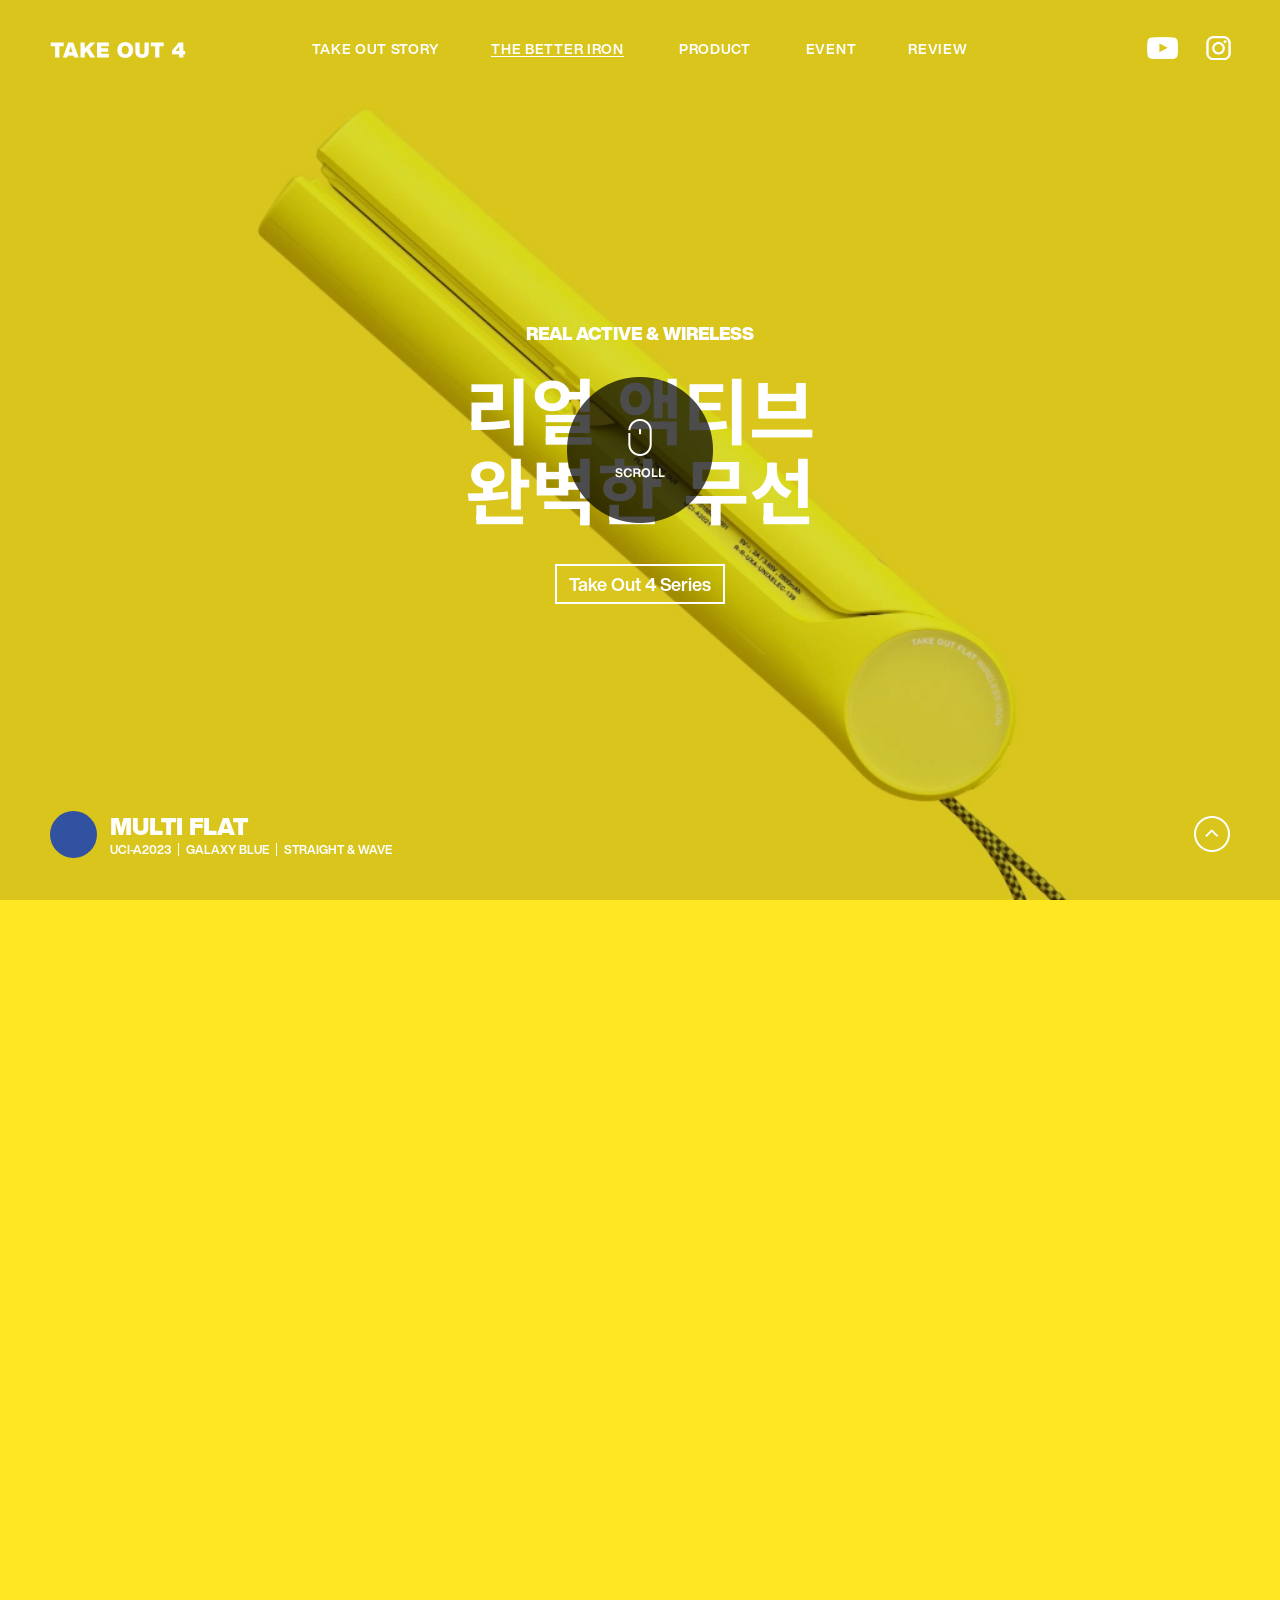
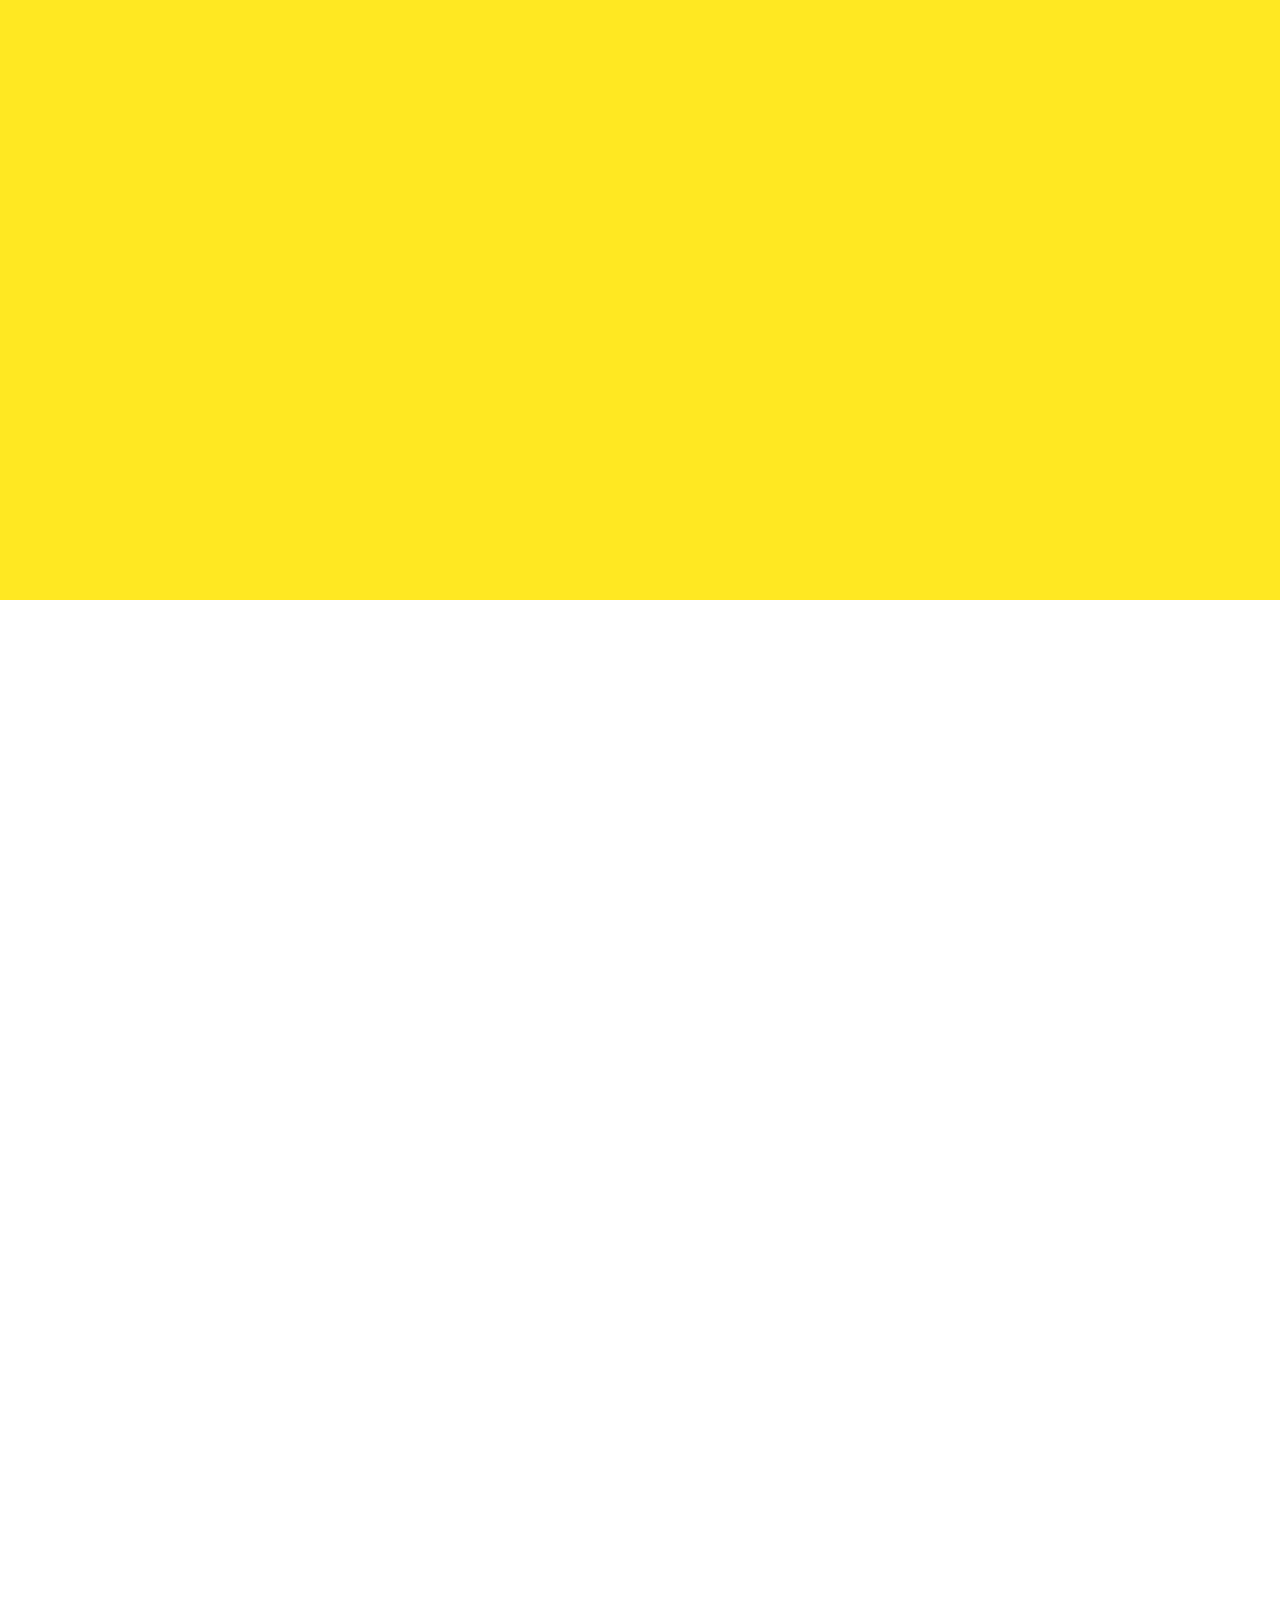
<file: product.html>
<!DOCTYPE html>
<html lang="ko">
  <head>
	<!-- Global site tag (gtag.js) - Google Analytics -->
	<script async src="https://www.googletagmanager.com/gtag/js?id=UA-140812593-2"></script>
	<script>
	  window.dataLayer = window.dataLayer || [];
	  function gtag(){dataLayer.push(arguments);}
	  gtag('js', new Date());

	  gtag('config', 'UA-140812593-2');
	</script>
	<script type="text/javascript" charset="UTF-8" src="//t1.daumcdn.net/adfit/static/kp.js"></script>
	<script type="text/javascript">
		  kakaoPixel('7155327146440081503').pageView();
	</script>
	<!-- Global site tag (gtag.js) - Google Ads: 739847195 -->
	<script async src="https://www.googletagmanager.com/gtag/js?id=AW-739847195"></script>
	<script>
	  window.dataLayer = window.dataLayer || [];
	  function gtag(){dataLayer.push(arguments);}
	  gtag('js', new Date());

	  gtag('config', 'AW-739847195');
	</script>

    <title>UNIX</title>
	<meta charset="utf-8">
	<meta http-equiv="X-UA-Compatible" content="IE=edge,chrome=1" />
	<meta name="viewport" content="width=device-width, initial-scale=1.0,maximum-scale=1.0, minimum-scale=1.0, user-scalable=no" />
	<link rel="icon" type="image/png" href="./images/unix_favi.ico">
	<link rel="stylesheet" type="text/css" href="./css/jquery.bxslider.css">
	<link rel="stylesheet" type="text/css" href="./css/style.css"> 
	<script type="text/javascript" src="./js/jquery-1.11.1.min.js"></script>
	<script type="text/javascript" src="./js/jquery.bxslider.min.js"></script>
	<script type="text/javascript" src="./js/design.js"></script>
	<script type="text/javascript" src="./js/prd_ani.js"></script>
	<script type="text/javascript">
		history.scrollRestoration="manual"

		var dWidth = $(window).width();
		var wHeight = $(window).height();

		/*기기확인*/
		function isMobile(){
			var UserAgent = navigator.userAgent;
			if (UserAgent.match(/iPhone|iPod|Android|Windows CE|BlackBerry|Symbian|Windows Phone|webOS|Opera Mini|Opera Mobi|POLARIS|IEMobile|lgtelecom|nokia|SonyEricsson/i) != null || UserAgent.match(/LG|SAMSUNG|Samsung/) != null){
				return true;
			}else{
				return false;
			}
		}		

		$(document).ready(function() {	
			$(window).scrollTop();
			$(".yellow .sec01 .scrollico").hide();
			setTimeout(function(){
				$(".yellow .sec01 .vcov video").fadeOut();
			},3000);

			setTimeout(function(){
				$(".yellow .sec01 .scrollico").fadeIn();

				setTimeout(function(){
					$(".yellow .sec01 .scrollico").fadeOut();
				},2000);
			},4000);

			/*기기확인*/
			if(isMobile()){
				$(".container").addClass("mobile");
				//alert("모바일");
			}else{
				$(".container").addClass("pc");
				//alert("pc");
			}

			/*하단네비*/
			$(".btnav").click(function(){
				$(".btnavbox").addClass("on");

				if ($(this).parent().hasClass("mobile")){
					$(".alldim").fadeIn();
				}				
			});
			$(".alldim").click(function(){
				$(".btnavbox").removeClass("on");
				$(".alldim").fadeOut();
			});
			$(".aniallbox").click(function(){
				$(".btnavbox").removeClass("on");
			});

			/*하단 롤링 슬라이드*/
			$(function(){
				$('.slidebox').bxSlider({
					mode: 'vertical',
					hideControlOnEnd: true,
					pager: false,
					adaptiveHeight:true,
					auto: true, 
					speed: 500, 
					pause: 3000 
				});
			});

			scrollani();
	    });
    </script>
</head>
<body class="scrn">
<div class="container product">
	<!-- header -->
	<div class="header">
		<h1 class="logo"><a href="./index.html" alt="TAKE OUT 4"></a></h1>
		<a href="javascript:void(0);" class="mobbtn addbtn"></a>
		<div class="rightbtn">
			<a href="https://www.youtube.com/channel/UC6wYXv6ZEb406EXhjVlDMdQ" target="_blank" class="utb" alt="utub"></a><a href="https://www.instagram.com/unixelec/" target="_blank" class="instar" alt="instargram"></a>
		</div>

		<a href="javascript:void(0);" class="mobbtn openmenu"></a>		
		<div class="menu">
			<a href="javascript:void(0);" class="closebtn"></a>
			<ul>
				<li><a href="./index.html#page2"><span>TAKE OUT STORY</span></a></li>
				<li class="active"><a href="./product.html"><span>THE BETTER IRON</span></a></li>
				<li>
					<a href="./product_sub01.html"><span>PRODUCT</span></a>
					<div class="sub">
						<ul>
							<li><a href="./product_sub01.html">FLAT</a></li>
							<li><a href="./product_sub02.html">MULTI FLAT</a></li>
							<li><a href="./product_sub03.html">ROUND</a></li>
							<li><a href="./product_sub04.html">MULTI ROUND</a></li>
							<li><a href="./product_sub05.html">BRUSH</a></li>
						</ul>
					</div>
				</li>
				<li><a href="./event.html"><span>EVENT</span></a></li>
				<li><a href="./review.html"><span>REVIEW</span></a></li>
			</ul>
			<div class="bottom">
				<h2>© 2020 UNIX.</h2>
				<span class="mrightbtn"><a href="https://www.youtube.com/channel/UC6wYXv6ZEb406EXhjVlDMdQ" target="_blank" class="utb" alt="utub"></a><a href="https://www.instagram.com/unixelec/" target="_blank" class="instar" alt="instargram"></a></span>
			</div>
		</div>
		<div class="blackbg"></div>
	</div>

	<!-- contants -->
	<div class="aniallbox">
		<!-- 옐로우 -->
		<div class="bigsec yellow">
			<div class="section sec01">
				<div class="vcov">
					<video class="movie web" autoplay="autoplay" poster="./images/product/product_main_yellow_movpster_pc.jpg" muted="muted" title="" webkit-playsinline="" playsinline=""  >
						<source src="./images/product/pdt_main_kv_pc.mp4" type="video/mp4" />
					</video>
					<video class="movie mob" autoplay="autoplay" poster="" muted="muted" title="" webkit-playsinline="" playsinline=""  >
						<source src="./images/product/pdt_main_kv_m.mp4" type="video/mp4" />
					</video>
				</div>
				<div class="txtbox">				
					<h2><span>REAL ACTIVE &amp; WIRELESS</span>리얼 액티브<br/>완벽한 무선</h2>
					<span class="sqtxt">Take Out 4 Series</span>
				</div>
				<span class="dim"></span>
				<span class="scrollico"></span>
			</div>
			<div class="section sec02">
				<div class="imgbox">
					<img src="./images/product/product_main_blank_m.png" />
					<img src="./images/product/product_main_blank_m.png" />
				</div>
				<div class="txtbox">
					<p>외부 사용에 최적화 된 <br/>완전 무선 방식으로 <br/>충전이 간편하고 사용시 환경에 <br/>제약을 받지 않습니다.</p>
				</div>
				<span class="dim"></span>
			</div>			
		</div>

		<!-- 딥블루 -->
		<div class="bigsec deepblue">
			<div class="section sec01">
				<div class="imgbox"><img src="./images/product/product_main_blank_m.png" /></div>	
			</div>
			<div class="section sec02">
				<div class="imgbox">
					<img src="./images/product/product_main_blank_m.png" />
					<span class="left"></span>
					<span class="right"></span>
				</div>	
			</div>
			<span class="dim"></span>
			<div class="txtbox">
				<h2>5<span>MIN.</span></h2>
				<p>액티브한 활동을 즐긴 뒤 <br/>테이크아웃 4로 스타일링 터치까지 <br/>걸리는 시간은 단 5분이면 <br/>충분합니다.</p>
			</div>
		</div>

		<!-- 딥핑크 -->
		<div class="bigsec deeppink">
			<div class="section sec01">
				<div class="imgbox">
					<img src="./images/product/product_main_blank_m.png" />
					<!--<span class="front"></span>-->
					<span class="back"></span>
				</div>
				<div class="txtbox">
					<h2><span>PORTABLE &amp; EASY</span>휴대성과 사용성<br/>두 마리 토끼</h2>
				</div>
				<span class="dim"></span>
			</div>
			<div class="section sec02">
				<div class="imgbox">
					<img src="./images/product/product_main_blank_m.png" />
				</div>
				<div class="txtbox">
					<p>사이즈와 무게는 <br/>늘 가지고 다녀도 부담스럽지 않되 <br/>발열 온도는 높여 <br/>휴대와 외부 스타일링의 <br/>균형을 맞췄습니다.</p>
				</div>
				<span class="dim"></span>
			</div>
		</div>

		<!-- 파스텔핑크 -->
		<div class="bigsec pink">
			<div class="section sec01">
				<div class="imgbox"><img src="./images/product/product_main_blank_m.png" /></div>
				<div class="txtbox">
					<h2><span>ACTIVE + VISUAL ITEM</span>꺼내는 순간<br/>반하는 디자인</h2>
				</div>
				<span class="dim"></span>
			</div>
			<div class="section sec02">
				<div class="imgbox">
					<img src="./images/product/product_main_blank_m.png" />
					<img src="./images/product/product_main_blank_m.png" />
				</div>
				<div class="txtbox">
					<p>사용자의 Out Fit에 <br/>방해 되지 않는 <br/>명료하고 군더더기 없는 <br/>디자인에 감각적이고 <br/>힙한 감성을 더했습니다.</p>
				</div>
				<span class="dim"></span>
			</div>
			<div class="section sec03">
				<div class="imgbox"><img src="./images/product/product_main_blank_m.png" /></div>
				<div class="txtbox">
					<p>무엇을 하든 어디에 있든 <br/>언제든 꺼내 비주얼을 완성하기 위해서 <br/>외부로 나가기 전 반드시 챙겨야 할 <br/>필수불가결한 요소입니다.</p>
				</div>
				<span class="dim"></span>
			</div>
		</div>

		<!-- 파스텔블루 -->
		<div class="bigsec blue">
			<div class="section sec01">
				<div class="imgbox"><img src="./images/product/product_main_blank_m.png" /></div>
				<div class="txtbox">
					<h2><span>COLOR &amp; DESIGN</span>이런 컬러<br/>이런 디자인</h2>
				</div>
				<span class="dim"></span>
			</div>
			<div class="section sec02">
				<div class="imgbox">
					<img src="./images/product/product_main_blank_m.png" />
					<img src="./images/product/product_main_blank_m.png" />
				</div>
				<div class="txtbox">
					<p>테이크아웃 4는 <br/>헤어 기기와 스타일 아이템의 <br/>경계를 허물어뜨리고 <br/>언제 어디에 놓여있어도 <br/>톡톡 튀는 멋스러움을 <br/>선보입니다.</p>
				</div>
				<span class="dim"></span>
			</div>
		</div>
		
		<!-- 딥핑크 가방-->
		<div class="dpfront">
			<span class="front"></span>
		</div>
	</div>

	<!-- bottom nav -->
	<div class="btnav nv">
		<div class="inner">
			<div class="slidebox">
				<div class="leftinfo">
					<span class="cround ye"></span>
					<h2>FLAT</h2>
					<p><span>UCI-A2021</span><span>LEMON YELLOW</span><span>STRAIGHT</span></p>
				</div>
				<div class="leftinfo">
					<span class="cround bl"></span>
					<h2>MULTI FLAT</h2>
					<p><span>UCI-A2023</span><span>GALAXY BLUE</span><span>STRAIGHT &amp; WAVE</span></p>
				</div>
				<div class="leftinfo">
					<span class="cround re"></span>
					<h2>ROUND</h2>
					<p><span>UCI-A2025</span><span>CARROT RED</span><span>WAVY</span></p>
				</div>
				<div class="leftinfo">
					<span class="cround pi"></span>
					<h2>MULTI ROUND</h2>
					<p><span>UCI-A2026</span><span>BUNNY PINK</span><span>STRONG WAVY</span></p>
				</div>
				<div class="leftinfo">
					<span class="cround lb"></span>
					<h2>BRUSH</h2>
					<p><span>UCI-A2027</span><span>MELLOW LAVENDAR</span><span>VOLUME</span></p>
				</div>
			</div>
			<span class="navbtn"></span>
		</div>
		<span class="rolcover"></span>
	</div>

	<!-- bottom navbox -->
	<div class="btnavbox nv">
		<div class="inner">
			<ul>
				<li><a href="./product_sub01.html">
					<span class="cround ye"></span>
					<h2>FLAT</h2>
					<p><span>UCI-A2021</span><span>LEMON YELLOW</span><span>STRAIGHT</span></p>
				</a></li>
				<li><a href="./product_sub02.html">
					<span class="cround bl"></span>
					<h2>MULTI FLAT</h2>
					<p><span>UCI-A2023</span><span>GALAXY BLUE</span><span>STRAIGHT &amp; WAVE</span></p>
				</a></li>
				<li><a href="./product_sub03.html">
					<span class="cround re"></span>
					<h2>ROUND</h2>
					<p><span>UCI-A2025</span><span>CARROT RED</span><span>WAVY</span></p>
				</a></li>
				<li><a href="./product_sub04.html">
					<span class="cround pi"></span>
					<h2>MULTI ROUND</h2>
					<p><span>UCI-A2026</span><span>BUNNY PINK</span><span>STRONG WAVY</span></p>
				</a></li>
				<li><a href="./product_sub05.html">
					<span class="cround lb"></span>
					<h2>BRUSH</h2>
					<p><span>UCI-A2027</span><span>MELLOW LAVENDAR</span><span>VOLUME</span></p>
				</a></li>
			</ul>
		</div>
	</div>

	<div class="alldim"></div>
</div>
</body>
</html>
</file>
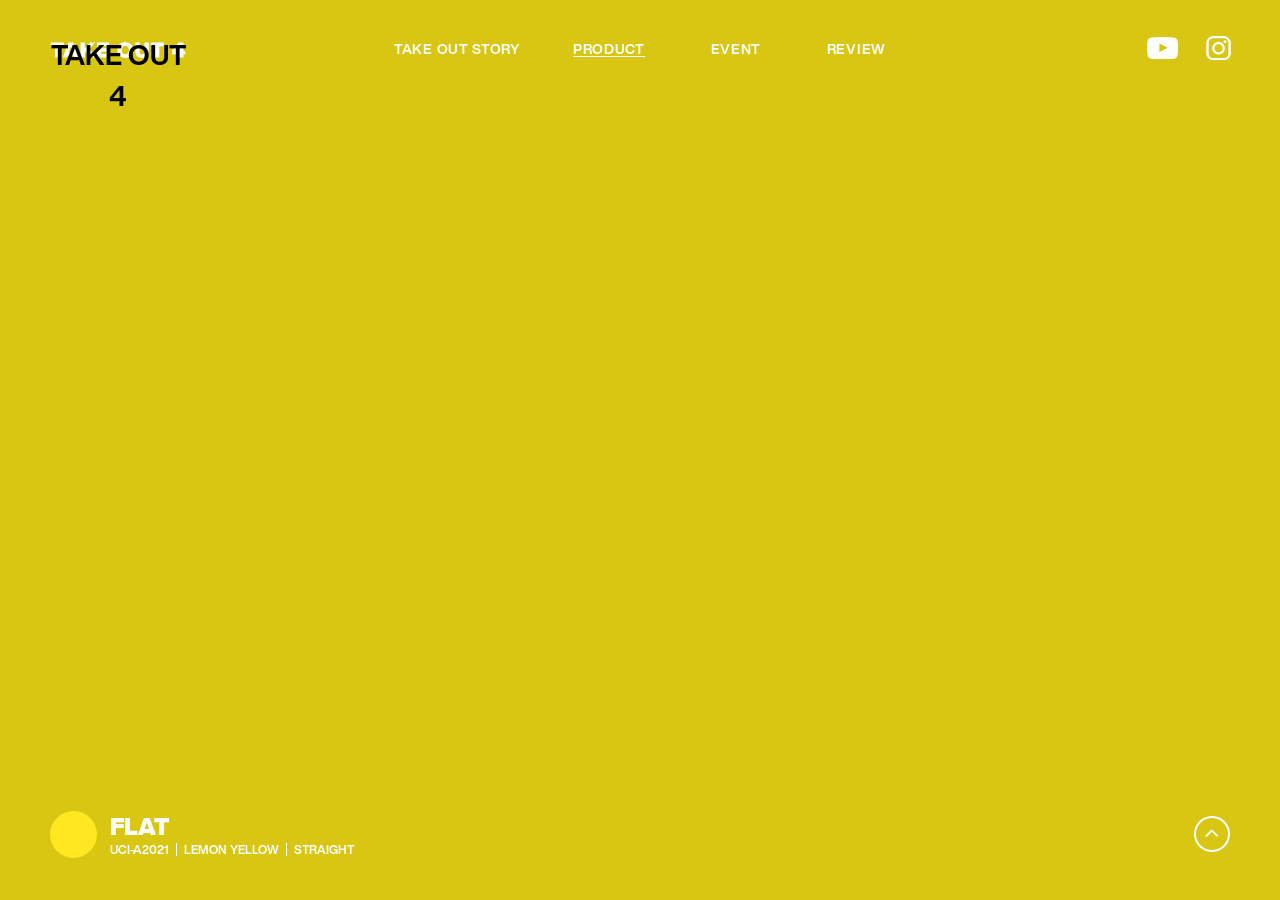
<file: product_.html>
<!DOCTYPE html>
<html lang="ko">
  <head>
    <title>UNIX</title>
	<meta charset="utf-8">
	<meta http-equiv="X-UA-Compatible" content="IE=edge,chrome=1" />
	<meta name="viewport" content="width=device-width, initial-scale=1.0,maximum-scale=1.0, minimum-scale=1.0, user-scalable=no" />
	<link rel="stylesheet" type="text/css" href="./css/jquery.bxslider.css">
	<link rel="stylesheet" type="text/css" href="./css/style.css"> 
	<script type="text/javascript" src="./js/jquery-1.11.1.min.js"></script>
	<script type="text/javascript" src="./js/jquery.bxslider.min.js"></script>
	<script type="text/javascript" src="./js/design.js"></script>
	<script type="text/javascript">
		function topmargin(){
		}

		$(document).ready(function() {	
			$(".btnav").click(function(){
				$(".btnavbox").addClass("on");
			});
			$(".promain").click(function(){
				$(".btnavbox").removeClass("on");
			});

			$(function(){
				$('.slidebox').bxSlider({
					mode: 'vertical',
					hideControlOnEnd: true,
					pager: false,
					adaptiveHeight:true,
					auto: true, 
					speed: 500, 
					pause: 3000 
				});
			});

			$(window).scroll(function(){
			});	

			$(window).on('resize',function(){
			});
	    });

		var scrollEvent = false;
		var count = 0;

		$("html,body").on("mousewheel",function(c){
			c.preventDefault();
			var m = c.originalEvent.wheelDelta;

			if (m > 1 && scrollEvent == false && count >=1){
				console.log("올림 : " + count);
				scrollEvent = true;
				count--;
				$(".promain").css("background-image","url(../images/product/ani/product_main_scrollimg_"+count+".png)");
				scrollEvent = false;
			} else if (m < 1 && scrollEvent == false && count < 3000){
				console.log("내림 : " +count);
				scrollEvent = true;
				count++;

				setTimeout(function() { 
				}, 1000);

				$(".promain").css("background-image","url(../images/product/ani/product_main_scrollimg_"+count+".png)");
				scrollEvent = false;
			}
		});
    </script>
</head>
<body>
<div class="container product">
	<!-- header -->
	<div class="header">
		<h1 class="logo"><a href="./index.html">TAKE OUT 4</a></h1>
		<a href="javascript:void(0);" class="mobbtn addbtn"></a>
		<div class="rightbtn">
			<a href="#" target="_blank" class="utb" alt="utub"></a><a href="#" target="_blank" class="instar" alt="instargram"></a>
		</div>

		<a href="javascript:void(0);" class="mobbtn openmenu"></a>		
		<div class="menu">
			<a href="javascript:void(0);" class="closebtn"></a>
			<ul>
				<li data-menuanchor="page2"><a href="./index.html#page2"><span>TAKE OUT STORY</span></a></li>
				<li class="active">
					<a href="./product.html"><span>PRODUCT</span></a>
					<div class="sub">
						<ul>
							<li><a href="./product_sub01.html">FLAT</a></li>
							<li><a href="#">MULTI FLAT</a></li>
							<li><a href="#">ROUND</a></li>
							<li><a href="#">MULTI ROUND</a></li>
							<li><a href="#">BRUSH</a></li>
						</ul>
					</div>
				</li>
				<li><a href="./event.html"><span>EVENT</span></a></li>
				<li><a href="./review.html"><span>REVIEW</span></a></li>
			</ul>
			<div class="bottom">
				<h2>© 2020 UNIX.</h2>
				<span class="mrightbtn"><a href="#" target="_blank" class="utb" alt="utub"></a><a href="#" target="_blank" class="instar" alt="instargram"></a></span>
			</div>
		</div>
		<div class="blackbg"></div>
	</div>

	<!-- contants -->
	<div class="promain">
		<!--<img src="./images/product/product_main_blank.png" alt="" />-->
	</div>

	<!-- bottom nav -->
	<div class="btnav nv">
		<div class="inner">
			<div class="slidebox">
				<div class="leftinfo">
					<span class="cround ye"></span>
					<h2>FLAT</h2>
					<p><span>UCI-A2021</span><span>LEMON YELLOW</span><span>STRAIGHT</span></p>
				</div>
				<div class="leftinfo">
					<span class="cround bl"></span>
					<h2>MULTI FLAT</h2>
					<p><span>UCI-A2022</span><span>CLASSIC BLUE</span><span>STRAIGHT &amp; CURL</span></p>
				</div>
				<div class="leftinfo">
					<span class="cround re"></span>
					<h2>ROUND</h2>
					<p><span>UCI-A2023</span><span>CARROT RED</span><span>WAVY</span></p>
				</div>
				<div class="leftinfo">
					<span class="cround pi"></span>
					<h2>MULTI ROUND</h2>
					<p><span>UCI-A2027</span><span>GRAY PINK</span><span>WAVE &amp; ROLL</span></p>
				</div>
				<div class="leftinfo">
					<span class="cround lb"></span>
					<h2>BRUSH</h2>
					<p><span>UCI-A2025</span><span>BLUE VIOLET</span><span>VOLUME</span></p>
				</div>
			</div>
			<span class="navbtn"></span>
		</div>
	</div>

	<!-- bottom navbox -->
	<div class="btnavbox nv">
		<div class="inner">
			<ul>
				<li><a href="./product_sub01.html">
					<span class="cround ye"></span>
					<h2>FLAT</h2>
					<p><span>UCI-A2021</span><span>LEMON YELLOW</span><span>STRAIGHT</span></p>
				</a></li>
				<li><a href="./product_sub02.html">
					<span class="cround bl"></span>
					<h2>MULTI FLAT</h2>
					<p><span>UCI-A2022</span><span>CLASSIC BLUE</span><span>STRAIGHT &amp; CURL</span></p>
				</a></li>
				<li><a href="./product_sub03.html">
					<span class="cround re"></span>
					<h2>ROUND</h2>
					<p><span>UCI-A2023</span><span>CARROT RED</span><span>WAVY</span></p>
				</a></li>
				<li><a href="./product_sub04.html">
					<span class="cround pi"></span>
					<h2>MULTI ROUND</h2>
					<p><span>UCI-A2027</span><span>GRAY PINK</span><span>WAVE &amp; ROLL</span></p>
				</a></li>
				<li><a href="./product_sub05.html">
					<span class="cround lb"></span>
					<h2>BRUSH</h2>
					<p><span>UCI-A2025</span><span>BLUE VIOLET</span><span>VOLUME</span></p>
				</a></li>
			</ul>
		</div>
	</div>
</div>
</body>
</html>




<script type="text/javascript">

	/*
	const inner = document.querySelector(".inner");
	const section = document.querySelector("section");
	window.onscroll = function() {
	  let value = window.pageYOffset / section.offsetTop + 1;
	  inner.style.transform = `scale(${value})`;
	};
	
	var wHeight = $(window).height();
	var imgnum = 1;
	var scrollboxHeight = (wHeight)*imgnum;
	//$(".promain .scrollbox").css("height",scrollboxHeight);
	console.log(wHeight);

	$(window).scroll(function(){
		var scrollTop = $(window).scrollTop();
		var scrollTop = parseInt(scrollTop*0.01);
		console.log("t :"+scrollTop);

	});	

	var scrollimg = $(".promain img");
	window.onscroll = function() {
	  //let value = window.pageYOffset / scrollimg.offsetTop + 1;
	  //$(".promain img").attr("src","./images/product/product_main_scrollimg_"+value+".png");
	};
	*/
	/*
	$(function(){
		var d = false;
		$("html, body").on('mousewheel DOMMouseScroll', function(e) {
			var E = e.originalEvent;
			delta = 0;
			//console.log(E);
			if (E.detail) {
				delta = E.detail;
				$('body').text(delta);
			}else{
				delta = E.wheelDelta;
				$('body').text(delta);
			};


			if(delta < 0 && !d){
				// 마우스 휠을 아래로 내렸을 경우
				/*
				d = true;
				$('ul').stop().animate({
					"left": a += -b
				},400,function(){
					d = false;
				});
				console.log("down");
			};
			if(delta > 0 && !d){
				// 마우스 휠을 위로 올렸을 경우
				/*
				d = true;
				$('ul').stop().animate({
					"left": a += b
				},400,function(){
					d = false;
				});
				console.log("up");
			 };

		});
	});*/

	/*
	function topmargin(){
		var $window = $(window);        //Window object			
		var scrollTime = 1.2;           //Scroll time
		var scrollDistance = 170;       //Distance. Use smaller value for shorter scroll and greater value for longer scroll
			
		$window.on("mousewheel DOMMouseScroll", function(event){
			
			event.preventDefault(); 
											
			var delta = event.originalEvent.wheelDelta/120 || -event.originalEvent.detail/3;
			var scrollTop = $window.scrollTop();
			var finalScroll = scrollTop - parseInt(delta*scrollDistance);

			//console.log(finalScroll);
			/*	
			TweenMax.to($window, scrollTime, {
				scrollTo : { y: finalScroll, autoKill:true },
				ease: Power1.easeOut,   //For more easing functions see https://api.greensock.com/js/com/greensock/easing/package-detail.html
				autoKill: true,
				overwrite: 5                            
			});
						
		});
	}

	$(document).ready(function() {	
		topmargin();
	});
	*/



	/*
	$(function(){
		
		var $window = $(window);        //Window object
		
		var scrollTime = 1.2;           //Scroll time
		var scrollDistance = 170;       //Distance. Use smaller value for shorter scroll and greater value for longer scroll
			
		$window.on("mousewheel DOMMouseScroll", function(event){
			
			event.preventDefault(); 
											
			var delta = event.originalEvent.wheelDelta/120 || -event.originalEvent.detail/3;
			var scrollTop = $window.scrollTop();
			var finalScroll = scrollTop - parseInt(delta*scrollDistance);
				
			TweenMax.to($window, scrollTime, {
				scrollTo : { y: finalScroll, autoKill:true },
					ease: Power1.easeOut,   //For more easing functions see https://api.greensock.com/js/com/greensock/easing/package-detail.html
					autoKill: true,
					overwrite: 5                            
				});
						
		});
		
	});*/
</script>
</file>
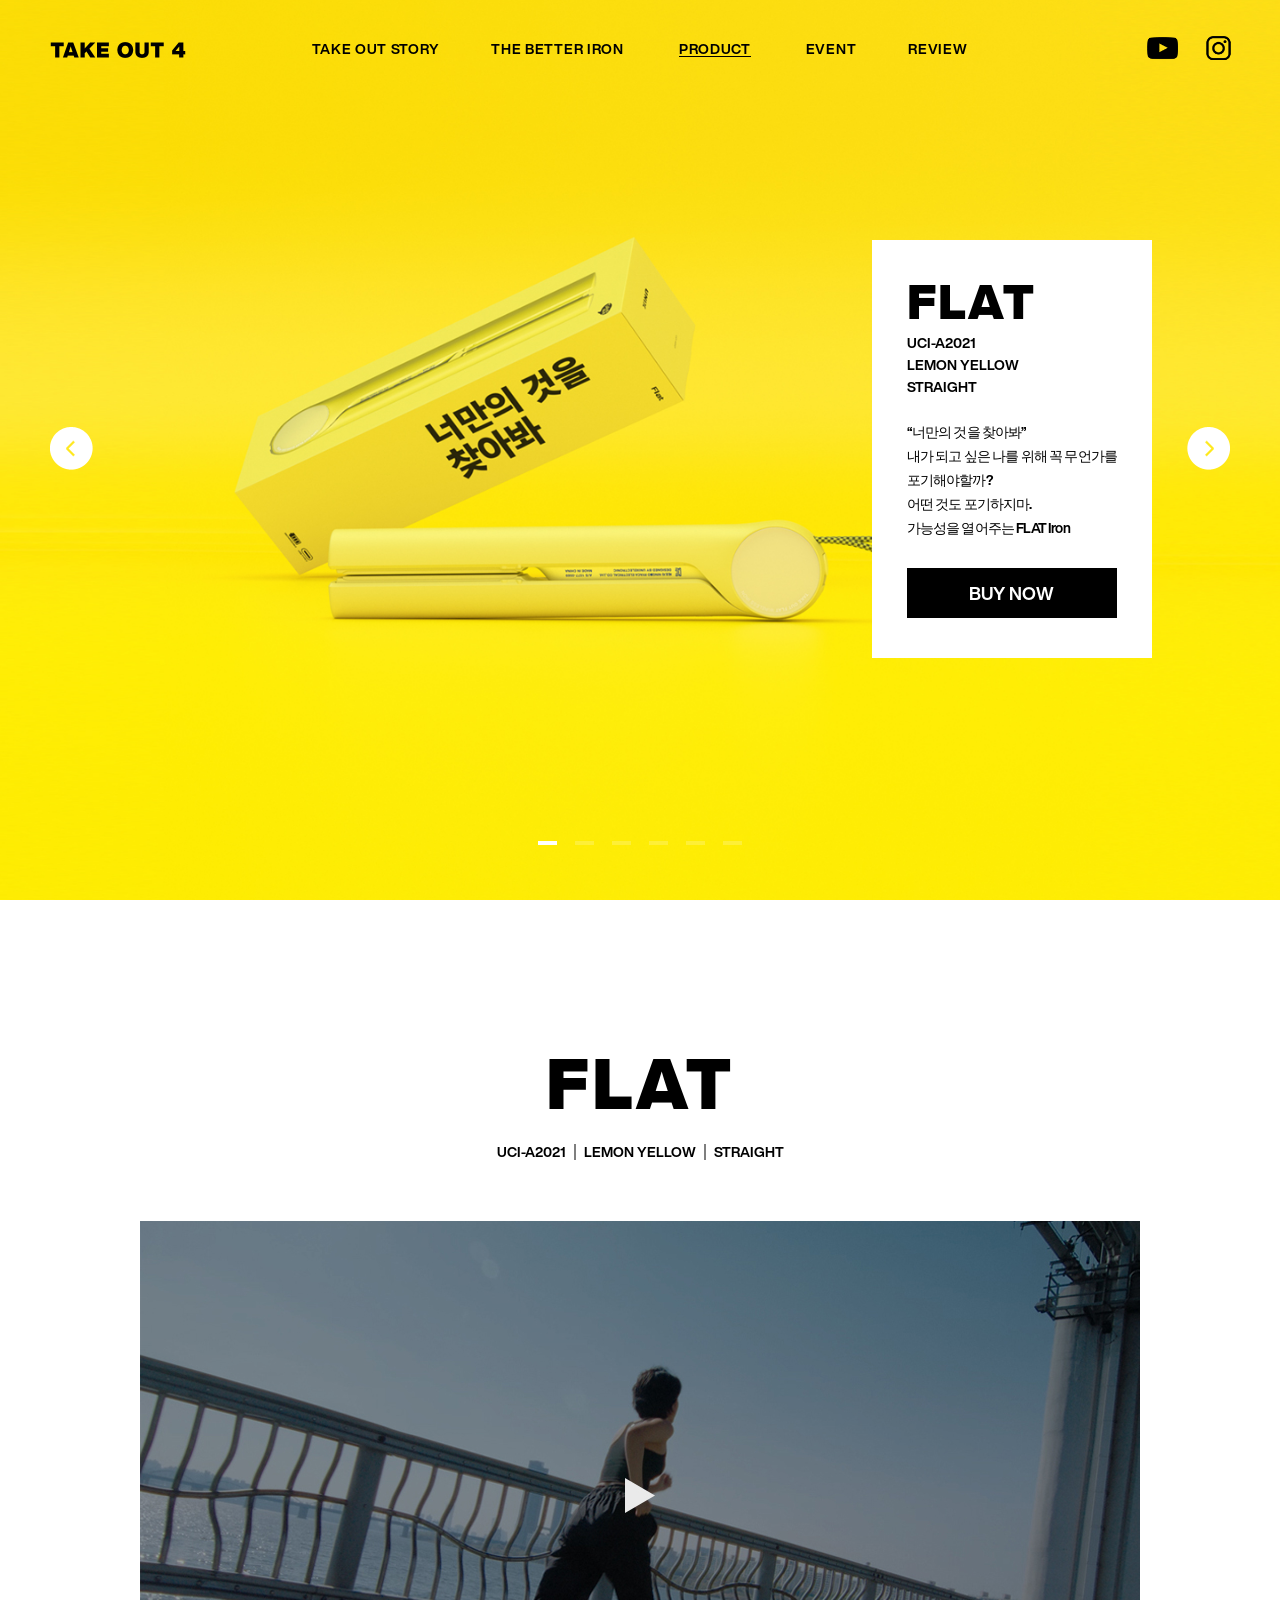
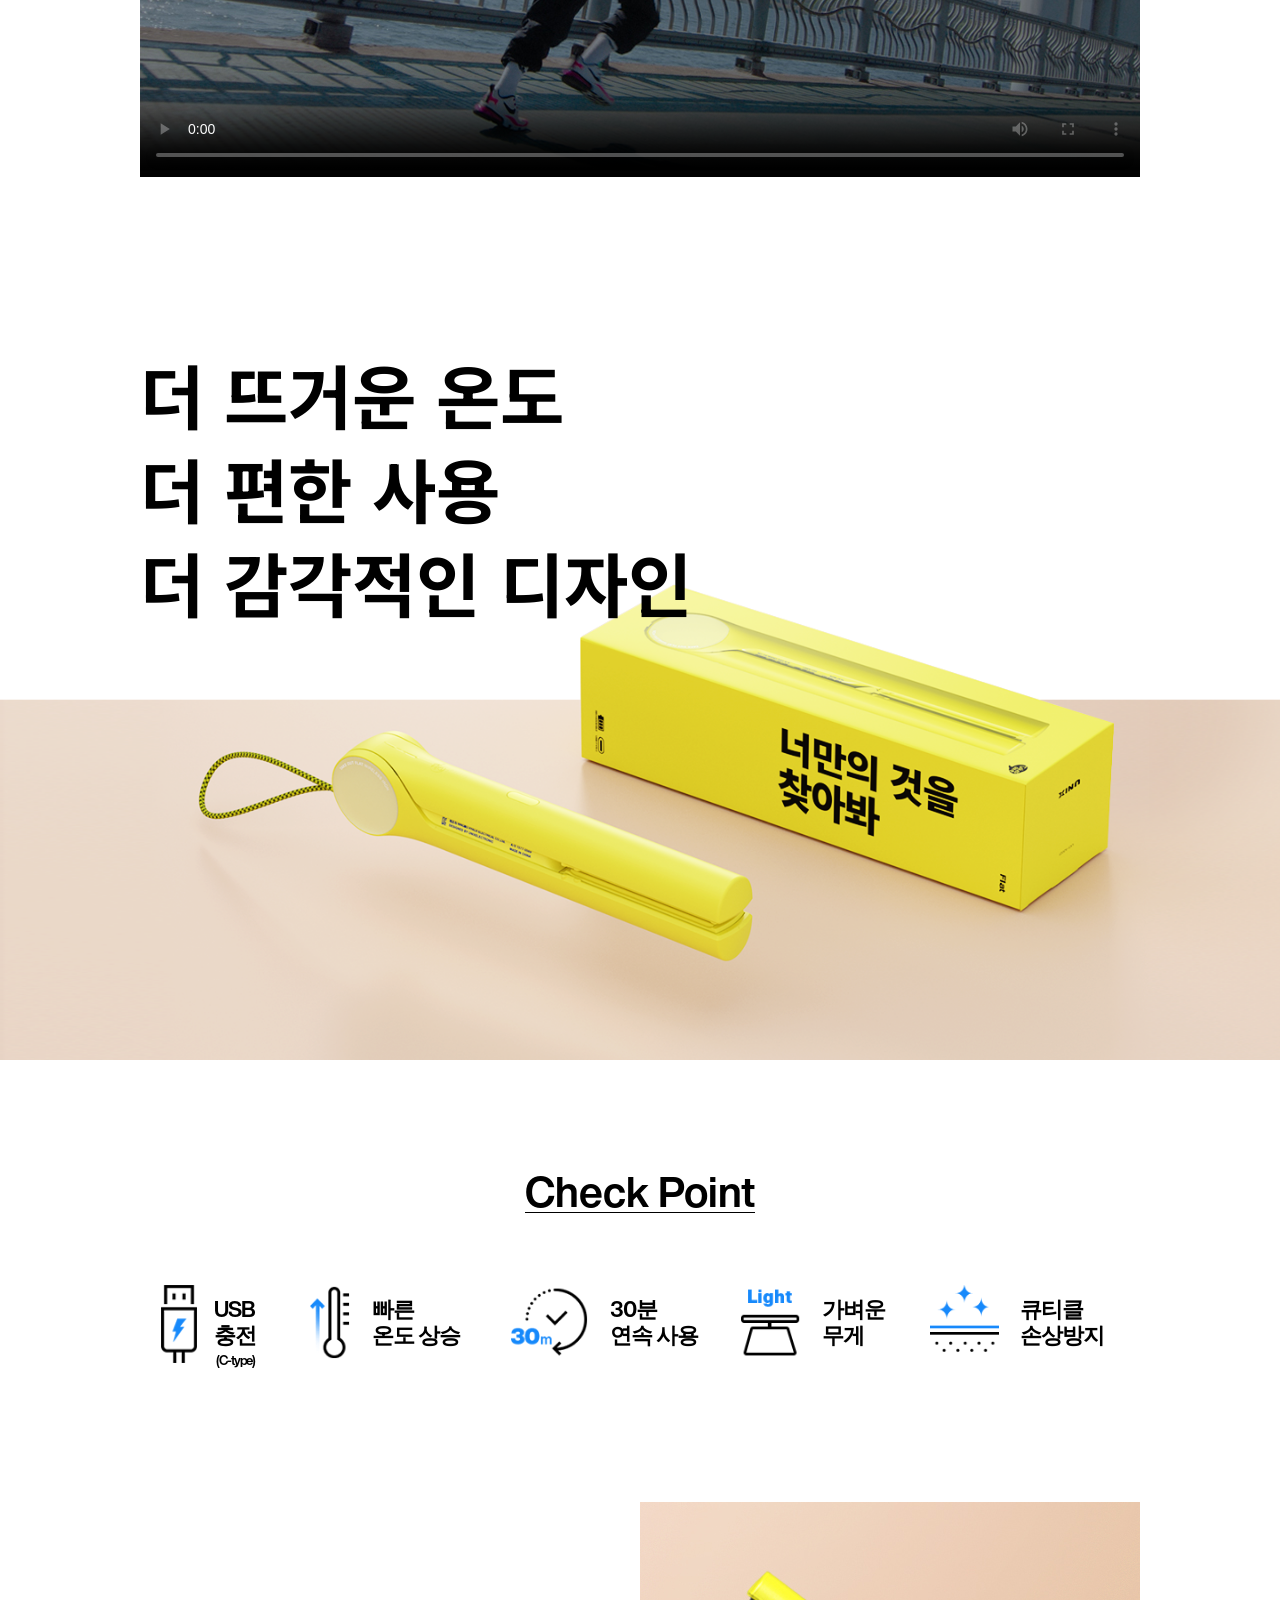
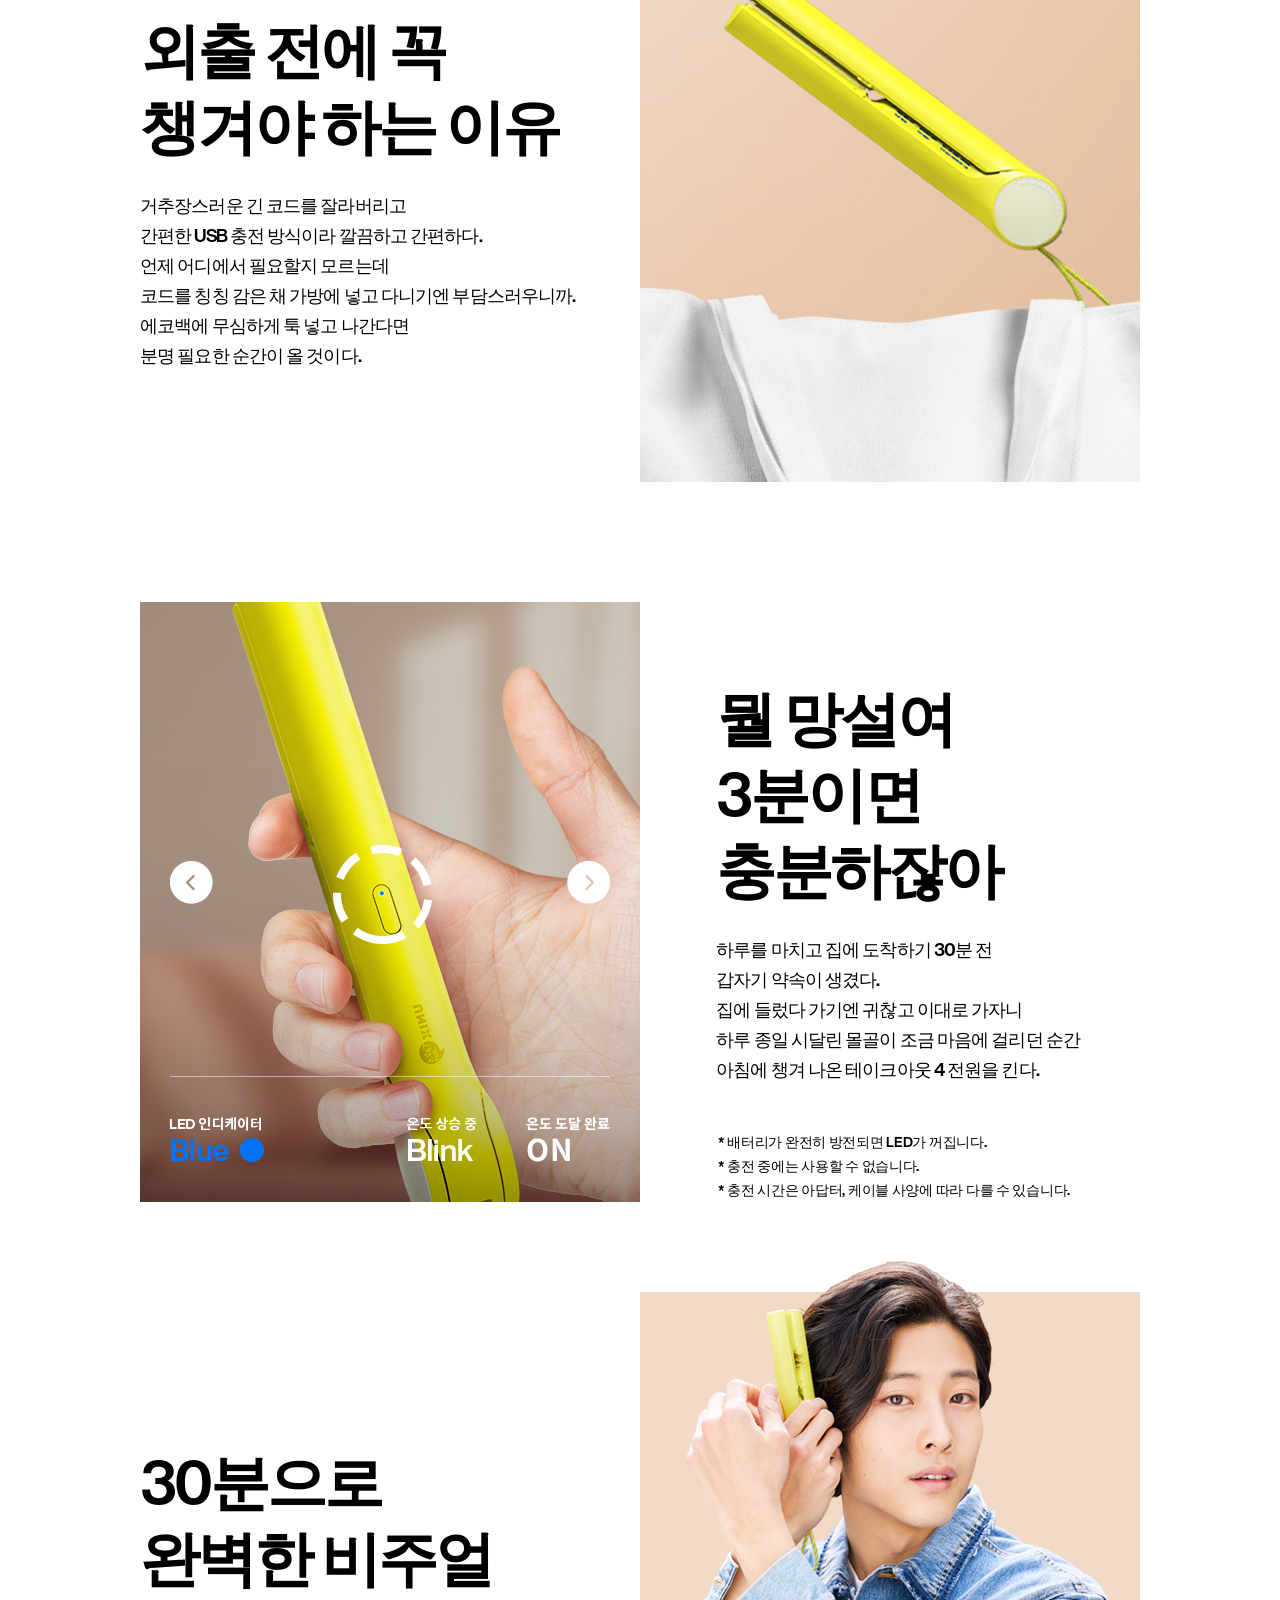
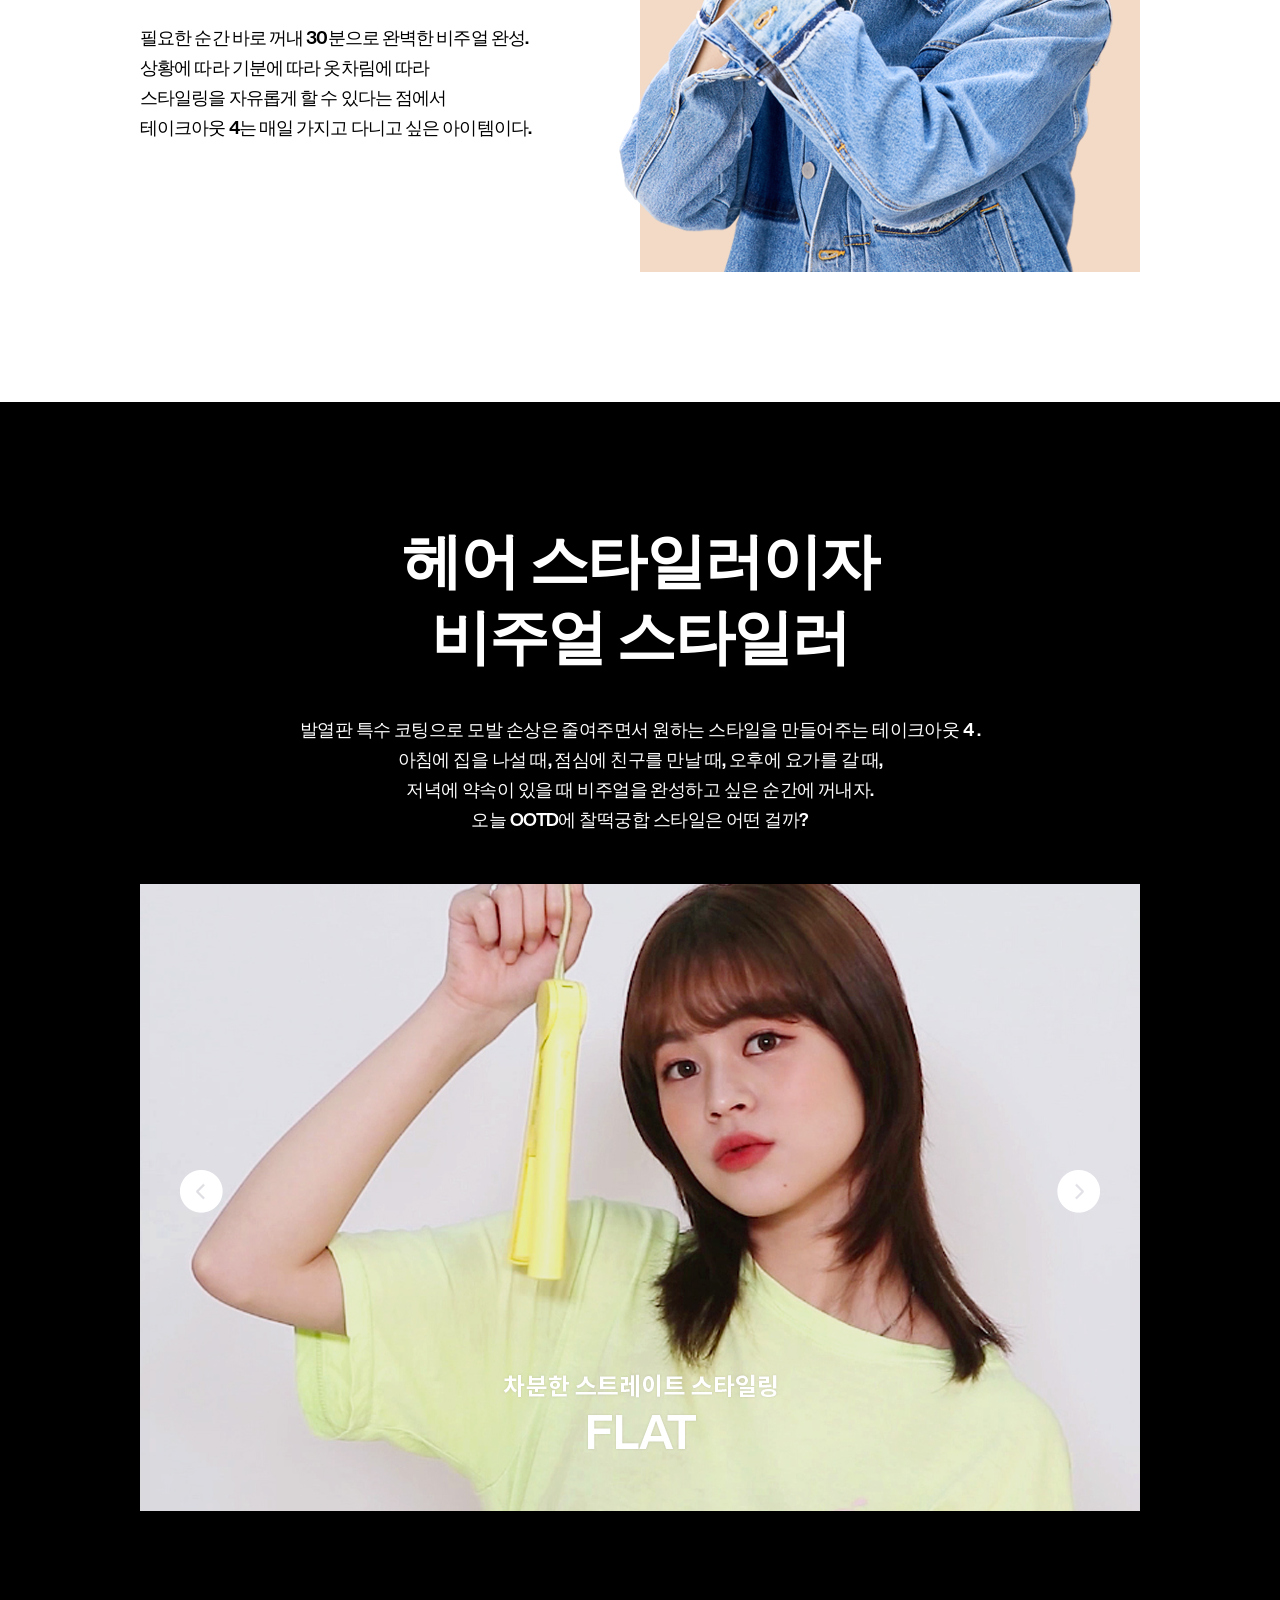
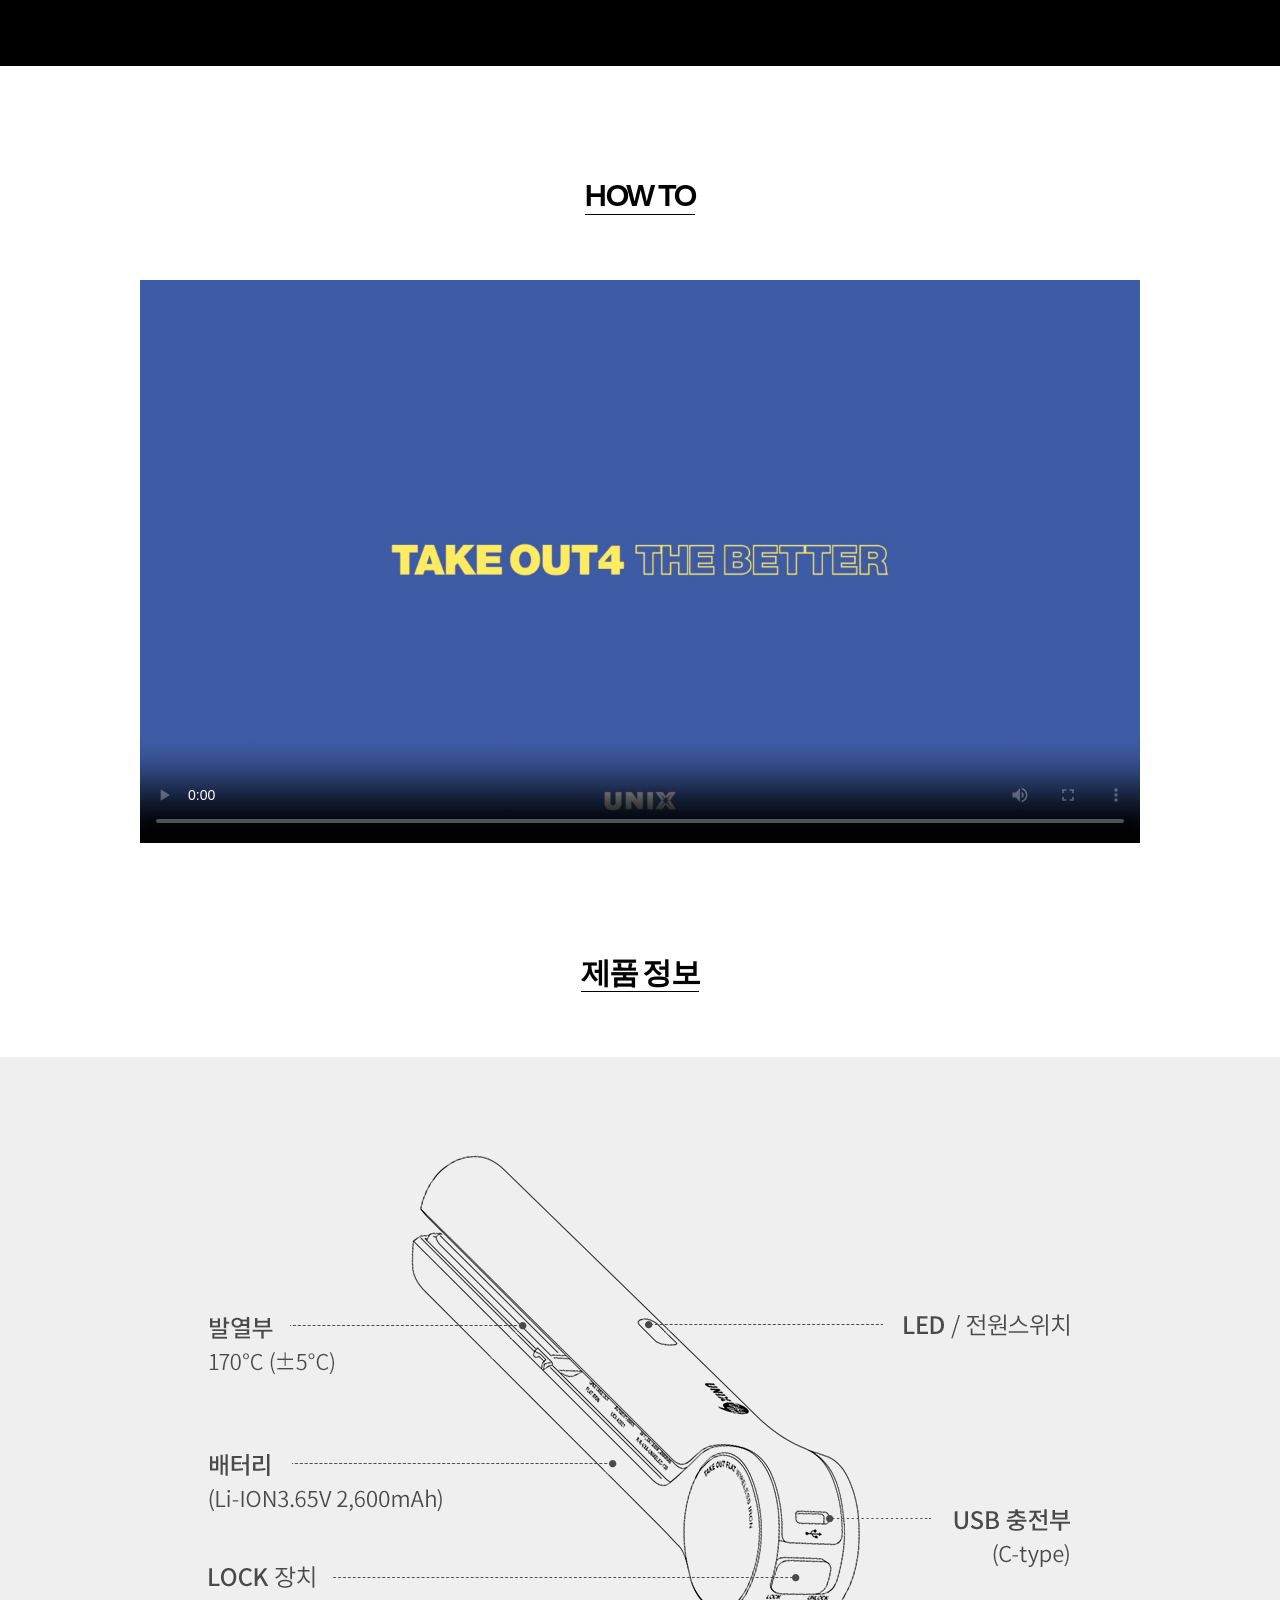
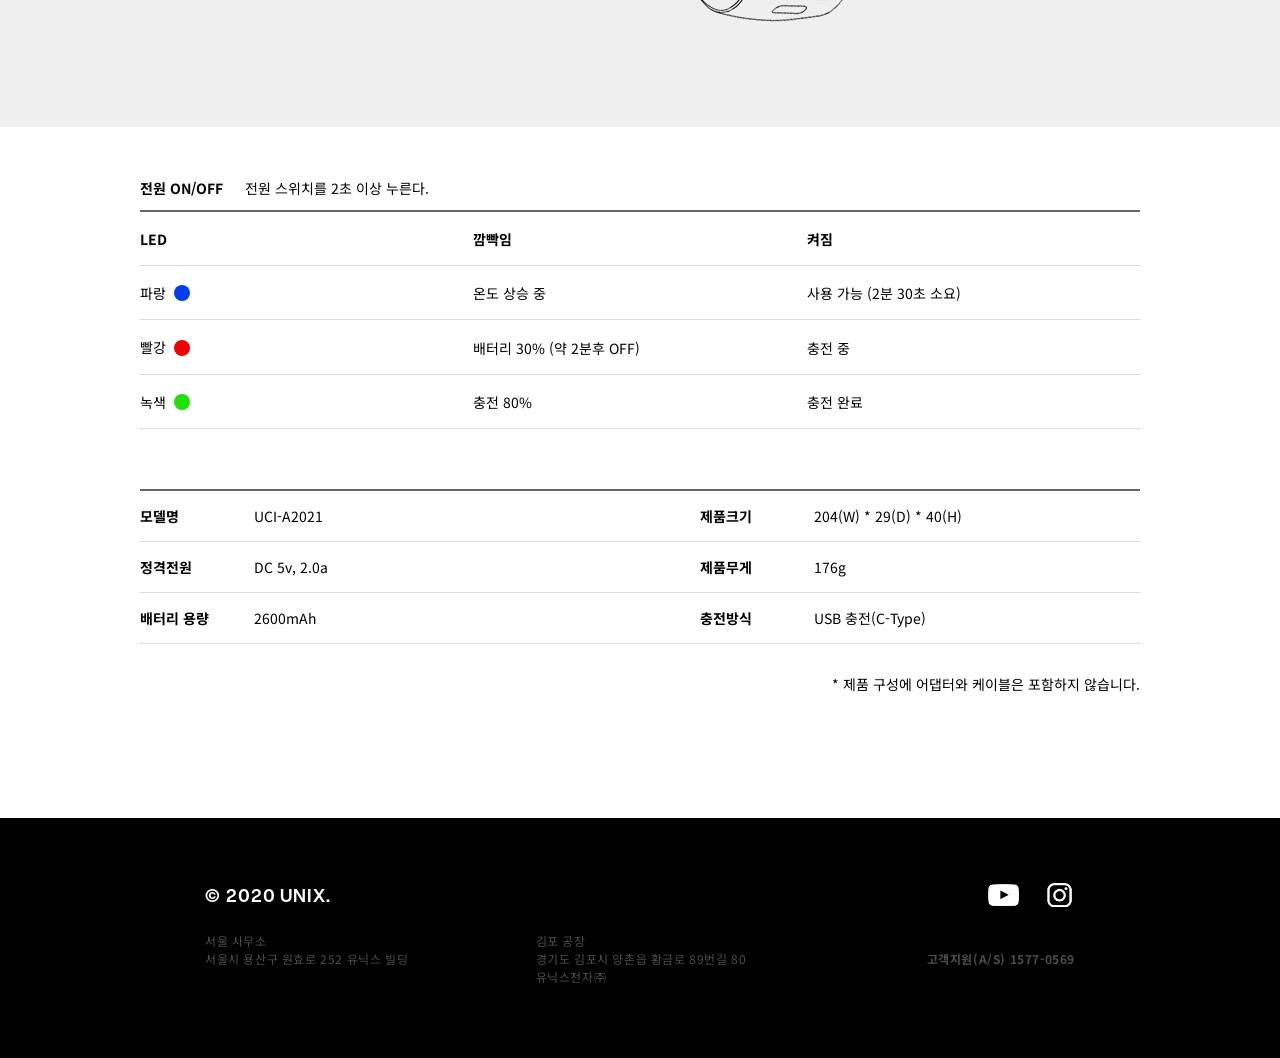
<file: product_sub01.html>
<!DOCTYPE html>
<html lang="ko">
  <head>
	<!-- Global site tag (gtag.js) - Google Analytics -->
	<script async src="https://www.googletagmanager.com/gtag/js?id=UA-140812593-2"></script>
	<script>
	  window.dataLayer = window.dataLayer || [];
	  function gtag(){dataLayer.push(arguments);}
	  gtag('js', new Date());

	  gtag('config', 'UA-140812593-2');
	</script>
	<script type="text/javascript" charset="UTF-8" src="//t1.daumcdn.net/adfit/static/kp.js"></script>
	<script type="text/javascript">
		  kakaoPixel('7155327146440081503').pageView();
	</script>
	<!-- Global site tag (gtag.js) - Google Ads: 739847195 -->
	<script async src="https://www.googletagmanager.com/gtag/js?id=AW-739847195"></script>
	<script>
	  window.dataLayer = window.dataLayer || [];
	  function gtag(){dataLayer.push(arguments);}
	  gtag('js', new Date());

	  gtag('config', 'AW-739847195');
	</script>

    <title>UNIX</title>
	<meta charset="utf-8">
	<meta http-equiv="X-UA-Compatible" content="IE=edge,chrome=1" />
	<meta name="viewport" content="width=device-width, initial-scale=1.0,maximum-scale=1.0, minimum-scale=1.0, user-scalable=no" />
	<link rel="icon" type="image/png" href="./images/unix_favi.ico">
	<link rel="stylesheet" type="text/css" href="./css/owl.carousel.css" />
	<link rel="stylesheet" type="text/css" href="./css/style.css"> 
	<script type="text/javascript" src="./js/jquery-1.11.1.min.js"></script>
	<script type="text/javascript" src="./js/owl.carousel.min.js"></script>		
	<script type="text/javascript" src="./js/design.js"></script>	
	<script type="text/javascript">
	
		function rightconboxH(){
			wWidth = document.body.offsetWidth;
			wHeight = document.body.offsetHeight;	
			hRightconbox = $(".rightconbox").height();

			if ((wWidth+17) < 800){
				$(".sec2 .inner").css("margin-top","0");
				$(".sec1 .pts_1 .sl img").css("height",wHeight-hRightconbox-130);
				$(".rightconbox").css("margin-top",wHeight-hRightconbox-130);

			} else if ((wWidth+17) > 799){
				$(".rightconbox").css("margin-top","-210px");
				$(".sec1 .pts_1 .sl img").css("height",wHeight);
				$(".sec2 .inner").css("margin-top",wHeight);
			}
		}

		$(document).ready(function() {
			
			rightconboxH();

			$(window).scroll(function(){
				sec1Height = $(".section.sec1").height();	

				var st = $(window).scrollTop();			
				var a1 = 0;
				var a2 = 0;
				var a3 = 0;
				var a4 = 0;
				var a5 = 0;
				a0 = sec1Height;	//전체
				a1 = sec1Height-80;	//전체
				a2 = a1*0.1;			//전체에 10%
				a3 = a2*8;				//전체에 80%
				a4 = parseInt(a3*0.1);			//80%에 10%
				a5 = a3*0.01;			//80%에 10%
				a6 = a0*0.01;			//80%에 10%
				st = parseInt(st);

				for (n=1;n<10 ;n++ ){

					if (st > a4*n){
						i = 10-n;
						//$(".topsec .layer").css("opacity","0."+i);
						$(".product_sub .sec1 .pts_1").css({
							//"background-position-x": "center",
							"top": (a6*n)*-1,
							"transition": "all .3s ease-out",
							"opacity": i*0.1
						});
					} else if (st == 0){
						//$(".topsec .layer").css("opacity","1");
						$(".product_sub .sec1 .pts_1").css({
							"top": "0",
							"transition": "all .3s ease-out",
							"opacity": "1"
						});
					}				
				}

				if (st > sec1Height){
					$(".section.sec1").css("background-color","#000");
				} else {
					$(".section.sec1").css("background-color","#ffed33");
				}

				/*ani*/
				for(var ic = 1; ic < 99; ic++) {			
					// 2자리 숫자로 변경
					var ic_txt = '';
					if(ic < 10) ic_txt = '0' + ic;
					else ic_txt = ic;

					try {
						var imgbox = $('.section .ani.an'+ ic_txt).offset().top - 600;
						if(imgbox <= $(window).scrollTop()) {
							
							if (ic_txt == 6){
								$(".section .ani.an06").animate({
									"bottom":"0",
									"opacity":"1"
								},600);	
								
							} else {
								$(".section .ani.an"+ ic_txt).animate({
									"top":"0",
									"opacity":"1"
								},600);
							}
						}
					}catch (err){}
				}

				/* topbtn 이동 */ 
				var dbHeight = document.body.offsetHeight;
				var spBforeF = $(".section.sec7").offset().top;
				var spBforeFH = ($(".section.sec7").height() + 50);
				
				if ( window.pageYOffset > (spBforeF+(spBforeFH-dbHeight)) ) {
					$(".fixbtn").addClass("on");
				} else {
					$(".fixbtn").removeClass("on");
				}
			});	

			$(window).on('resize',function(){
				rightconboxH();
			});

			$(".pts_1").owlCarousel({
				//autoPlay : 5000,
				navigation : true,
				itemsCustom : [[0,1],[700,1]]
			}); 
			$(".pts_2").owlCarousel({
				//autoPlay : 5000,
				navigation : true,
				itemsCustom : [[0,1],[700,1]]
			}); 
			$(".pts_3").owlCarousel({
				//autoPlay : 5000,
				navigation : true,
				itemsCustom : [[0,1],[700,1]]
			}); 

			$(".sec3 .scrollbox").click(function(){
				$(".sec3 .scrollbox .topico").fadeOut();
			});
	    });
    </script>
</head>
<body>
<div class="container product_sub sb1">
	<!-- header -->
	<div class="header black">
		<h1 class="logo"><a href="./index.html" alt="TAKE OUT 4"></a></h1>
		<a href="javascript:void(0);" class="mobbtn addbtn"></a>
		<div class="rightbtn">
			<a href="https://www.youtube.com/channel/UC6wYXv6ZEb406EXhjVlDMdQ" target="_blank" class="utb" alt="utub"></a><a href="https://www.instagram.com/unixelec/" target="_blank" class="instar" alt="instargram"></a>
		</div>

		<a href="javascript:void(0);" class="mobbtn openmenu"></a>		
		<div class="menu">
			<a href="javascript:void(0);" class="closebtn"></a>
			<ul>
				<li><a href="./index.html#page2"><span>TAKE OUT STORY</span></a></li>
				<li><a href="./product.html"><span>THE BETTER IRON</span></a></li>
				<li class="active">
					<a href="./product_sub01.html"><span>PRODUCT</span></a>
					<div class="sub">
						<ul>
							<li class="on"><a href="./product_sub01.html">FLAT</a></li>
							<li><a href="./product_sub02.html">MULTI FLAT</a></li>
							<li><a href="./product_sub03.html">ROUND</a></li>
							<li><a href="./product_sub04.html">MULTI ROUND</a></li>
							<li><a href="./product_sub05.html">BRUSH</a></li>
						</ul>
					</div>
				</li>
				<li><a href="./event.html"><span>EVENT</span></a></li>
				<li><a href="./review.html"><span>REVIEW</span></a></li>
			</ul>
			<div class="bottom">
				<h2>© 2020 UNIX.</h2>
				<span class="mrightbtn"><a href="https://www.youtube.com/channel/UC6wYXv6ZEb406EXhjVlDMdQ" target="_blank" class="utb" alt="utub"></a><a href="https://www.instagram.com/unixelec/" target="_blank" class="instar" alt="instargram"></a></span>
			</div>
		</div>
		<div class="blackbg"></div>
	</div>

	<!-- contants -->
	<div class="contents">		
	    <div class="section sec1">
	    	<div id="main-owl-carousel" class="slide_prod_sub1_sl1 pts_1" >
				<div class="sl s1">
					<img src="./images/product/sub/prodsub1_sec1_slide_blank.png" alt="" class="web" />
					<img src="./images/product/sub/prodsub1_sec1_slide_blank_m.png" alt="" class="mob" />
				</div>
				<div class="sl s2">
					<img src="./images/product/sub/prodsub1_sec1_slide_blank.png" alt="" class="web" />
					<img src="./images/product/sub/prodsub1_sec1_slide_blank_m.png" alt="" class="mob" />
				</div>
				<div class="sl s3">
					<img src="./images/product/sub/prodsub1_sec1_slide_blank.png" alt="" class="web" />
					<img src="./images/product/sub/prodsub1_sec1_slide_blank_m.png" alt="" class="mob" />
				</div>
				<div class="sl s4">
					<img src="./images/product/sub/prodsub1_sec1_slide_blank.png" alt="" class="web" />
					<img src="./images/product/sub/prodsub1_sec1_slide_blank_m.png" alt="" class="mob" />
				</div>
				<div class="sl s5">
					<img src="./images/product/sub/prodsub1_sec1_slide_blank.png" alt="" class="web" />
					<img src="./images/product/sub/prodsub1_sec1_slide_blank_m.png" alt="" class="mob" />
				</div>
				<div class="sl s6">
					<img src="./images/product/sub/prodsub1_sec1_slide_blank.png" alt="" class="web" />
					<img src="./images/product/sub/prodsub1_sec1_slide_blank_m.png" alt="" class="mob" />
				</div>
			</div>			
	    </div>

		<div class="rightconbox">
			<h2>FLAT</h2>
			<p class="sm">UCI-A2021<br/><span>LEMON YELLOW</span><br/>STRAIGHT</p>
			<p class="mt">“너만의 것을 찾아봐”<br/>내가 되고 싶은 나를 위해 꼭 무언가를 <span>포기해야할까?</span><span class="bl">어떤 것도 포기하지마.</span>가능성을 열어주는 FLAT Iron</p>
			<a href="https://www.oliveyoung.co.kr/store/G.do?goodsNo=A000000140946" target="_blank">BUY NOW</a>
		</div>

	    <div class="section sec2">
			<div class="inner">
				<div class="mn">
					<h2>FLAT</h2>
					<p class="smtit">UCI-A2021<span>LEMON YELLOW</span>STRAIGHT</p>
				</div>
				<div class="movie">
					<!--<iframe class="player" width="100%" height="100%" src="https://www.youtube.com/embed/zqDfhza3m3M?enablejsapi=1&version=3&playerapiid=ytplayer?amp;autoplay=1" frameborder="0" allowfullscreen></iframe>-->
					<video controls xautoplay xloop xmuted xplaysinline class="bg_video" poster="./images/unix_takeout4_movie_cover.jpg">
						<source src="./images/unix_takeout4_movie.mp4" type="video/mp4">
					</video>
					<img src="./images/product/sub/prodsub1_sec2_mov_blank.png" alt="" />
				</div>
				<p class="txt ani an01">더 뜨거운 온도<br/>더 편한 사용<br/>더 감각적인 디자인</p>
			</div>
			<div class="bgimg ani an02">
				<img src="./images/product/sub/prodsub1_sec2_img1.png" alt="" class="web" />
				<img src="./images/product/sub/prodsub1_sec2_img1_m.png" alt="" class="mob" />
			</div>
	    </div>
		<div class="section sec3">
	    	<div class="inner">
				<div class="chkpbox ani an03">
					<h3><span>Check Point</span></h3>
					<div class="scrollbox">
						<div class="cover">
							<ul>
								<li>USB <br/>충전<span>(C-type)</span></li>
								<li>빠른 <br/>온도 상승</li>
								<li>30분 <br/>연속 사용</li>
								<li>가벼운 <br/>무게</li>
								<li>큐티클 <br/>손상방지</li>
							</ul>
						</div>
						<span class="topico"></span>
					</div>
				</div>
	    		<div class="flbox bx1 ani an04">
					<div class="txtbox">
						<h2>외출 전에 꼭<br/>챙겨야 하는 이유</h2>
						<p>거추장스러운 긴 코드를 잘라버리고<br/>간편한 USB 충전 방식이라 깔끔하고 간편하다.<br/>언제 어디에서 필요할지 모르는데 <br/>코드를 칭칭 감은 채 가방에 넣고 다니기엔 부담스러우니까.<br/>에코백에 무심하게 툭 넣고 나간다면 <br/>분명 필요한 순간이 올 것이다.</p>
					</div>
					<div class="imgbox">
						<img src="./images/product/sub/prodsub1_sec3_img1.jpg" alt="" class="web" />
						<img src="./images/product/sub/prodsub1_sec3_img1_m.jpg" alt="" class="mob" />
					</div>
				</div>
				<div class="flbox bx2">
					<div class="txtbox right ani an07">
						<h2>뭘 망설여<br/> 3분이면<br/><span>충분하잖아</span></h2>
						<p>하루를 마치고 집에 도착하기 30분 전 <br/>갑자기 약속이 생겼다. <br/>집에 들렀다 가기엔 귀찮고 이대로 가자니 <br/>하루 종일 시달린 몰골이 조금 마음에 걸리던 순간 <br/>아침에 챙겨 나온 테이크아웃 4 전원을 킨다.</p>
					</div>
					<div id="main-owl-carousel" class="slide_prod_sub1_sl2 pts_2 ani an05" >
						<div class="sl s1">
							<img src="./images/product/sub/prodsub1_sec3_slide1.jpg" alt="" class="web" />
							<img src="./images/product/sub/prodsub1_sec3_slide1_m.jpg" alt="" class="mob" />
						</div>
						<div class="sl s2">
							<img src="./images/product/sub/prodsub1_sec3_slide2.jpg" alt="" class="web" />
							<img src="./images/product/sub/prodsub1_sec3_slide2_m.jpg" alt="" class="mob" />
						</div>
						<div class="sl s2">
							<img src="./images/product/sub/prodsub1_sec3_slide3.jpg" alt="" class="web" />
							<img src="./images/product/sub/prodsub1_sec3_slide3_m.jpg" alt="" class="mob" />
						</div>
					</div>
					<ul class="ani an06">
						<li>* 배터리가 완전히 방전되면 LED가 꺼집니다.</li>
						<li>* 충전 중에는 사용할 수 없습니다.</li>
						<li>* 충전 시간은 아답터, 케이블 사양에 따라 다를 수 있습니다.</li>
					</ul>
				</div>
				<div class="flbox bx3 ani an08">
					<div class="txtbox">
						<h2>30분으로<br/>완벽한 비주얼</h2>
						<p>필요한 순간 바로 꺼내 30분으로 완벽한 비주얼 완성. <br/>상황에 따라 기분에 따라 옷차림에 따라 <br/>스타일링을 자유롭게 할 수 있다는 점에서 <br/>테이크아웃 4는 매일 가지고 다니고 싶은 아이템이다.</p>
					</div>
					<div class="imgbox ani an09">
						<img src="./images/product/sub/prodsub1_sec3_img2.png" alt="" class="web" />
						<img src="./images/product/sub/prodsub1_sec3_img2_m.png" alt="" class="mob" />
					</div>
				</div>
	    	</div>
	    </div>
		<div class="section sec4">
	    	<div class="inner">
	    		<h2>헤어 스타일러이자<br/>비주얼 스타일러</h2>
				<p>발열판 특수 코팅으로 모발 손상은 줄여주면서 <span>원하는 스타일을 만들어주는 테이크아웃 4 .</span><br/><span>아침에 집을 나설 때, 점심에 친구를 만날 때, </span> <span>오후에 요가를 갈 때, <br/>저녁에 약속이 있을 때</span> <span>비주얼을 완성하고 싶은 순간에 꺼내자.</span><br/> <span>오늘 OOTD에 찰떡궁합 스타일은 어떤 걸까?</span></p>
				<div id="main-owl-carousel" class="slide_prod_sub1_sl3 pts_3" >
					<div class="sl s1">
						<img src="./images/product/sub/prodsub1_sec4_slide1.jpg" alt="" class="web" />
						<img src="./images/product/sub/prodsub1_sec4_slide1_m.jpg" alt="" class="mob" />
					</div>
					<div class="sl s2">
						<img src="./images/product/sub/prodsub1_sec4_slide2.jpg" alt="" class="web" />
						<img src="./images/product/sub/prodsub1_sec4_slide2_m.jpg" alt="" class="mob" />
					</div>
					<div class="sl s3">
						<img src="./images/product/sub/prodsub1_sec4_slide3.jpg" alt="" class="web" />
						<img src="./images/product/sub/prodsub1_sec4_slide3_m.jpg" alt="" class="mob" />
					</div>
					<div class="sl s4">
						<img src="./images/product/sub/prodsub1_sec4_slide4.jpg" alt="" class="web" />
						<img src="./images/product/sub/prodsub1_sec4_slide4_m.jpg" alt="" class="mob" />
					</div>
					<div class="sl s5">
						<img src="./images/product/sub/prodsub1_sec4_slide5.jpg" alt="" class="web" />
						<img src="./images/product/sub/prodsub1_sec4_slide5_m.jpg" alt="" class="mob" />
					</div>
				</div>
	    	</div>
	    </div>
		<div class="section sec5">
	    	<div class="inner">
	    		<h2><span>HOW TO</span></h2>
				<div class="movie">
					<video controls class="bg_video" poster="./images/product/sub/howto_flat_cover.jpg">
						<source src="./images/product/sub/howto_flat.mp4" type="video/mp4">
					</video>
					<img src="./images/product/sub/prodsub1_sec2_mov_blank.png" alt="" />
				</div>
				<h2 class="last"><span>제품 정보</span></h2>
	    	</div>
	    </div>
		<div class="section sec6">
	    	<div class="inner">
	    		<div class="imgbox">
					<img src="./images/product/sub/prodsub1_sec6_img1.jpg" alt="" class="web" />
					<img src="./images/product/sub/prodsub1_sec6_img1_m.jpg" alt="" class="mob" />
				</div>
	    	</div>
	    </div>
		<div class="section sec7">
	    	<div class="inner">
				<p class="totxt"><span>전원 ON/OFF </span>전원 스위치를 2초 이상 누른다.</p>
				<ul class="firtable">
					<li><span>LED</span><span>깜빡임</span><span>켜짐</span></li>
					<li><span>파랑<em class="rou blue"></em></span><span>온도 상승 중</span><span>사용 가능 <em>(2분 30초 소요)</em></span></li>
					<li><span>빨강<em class="rou red"></em></span><span>배터리 30% <em>(약 2분후 OFF)</em></span><span>충전 중</span></li>
					<li><span>녹색<em class="rou green"></em></span><span>충전 80%</span><span>충전 완료</span></li>
				</ul>
	    		<ul class="sectable">
					<li><span>모델명</span>UCI-A2021</li>
					<li><span>제품크기</span>204(W) * 29(D) <em>* 40(H)</em></li>
					<li><span>정격전원</span>DC 5v, 2.0a</li>
					<li><span>제품무게</span>176g</li>
					<li><span>배터리 용량</span>2600mAh</li>
					<li><span>충전방식</span>USB 충전(C-Type)</li>
				</ul>
				<p class="smtxt">* 제품 구성에 어댑터와 케이블은 포함하지 않습니다.</p>
	    	</div>
	    </div>		
	</div>
	<div class="fixbtn"><a href="https://www.oliveyoung.co.kr/store/G.do?goodsNo=A000000140946" target="_blank">BUY NOW</a></div>

	<!-- footer -->
	<div class="footer">
		<div class="inner">
			<div class="top">
				<h1>© 2020 UNIX.</h1>
				<p><a href="https://www.youtube.com/channel/UC6wYXv6ZEb406EXhjVlDMdQ" target="_blank" class="utb" alt="utub"></a><a href="https://www.instagram.com/unixelec/" target="_blank" class="instar" alt="instargram"></a></p>
			</div>
			<ul class="txtarea">
				<li>서울 사무소 <br/>서울시 용산구 원효로 252 유닉스 빌딩</li>
				<li>김포 공장<br/>경기도 김포시 양촌읍 황금로 89번길 80<br/>유닉스전자㈜</li>
				<li><strong>고객지원(A/S) 1577-0569</strong></li>
			</ul>
		</div>
	</div>
</div>
</body>
</html>
</file>
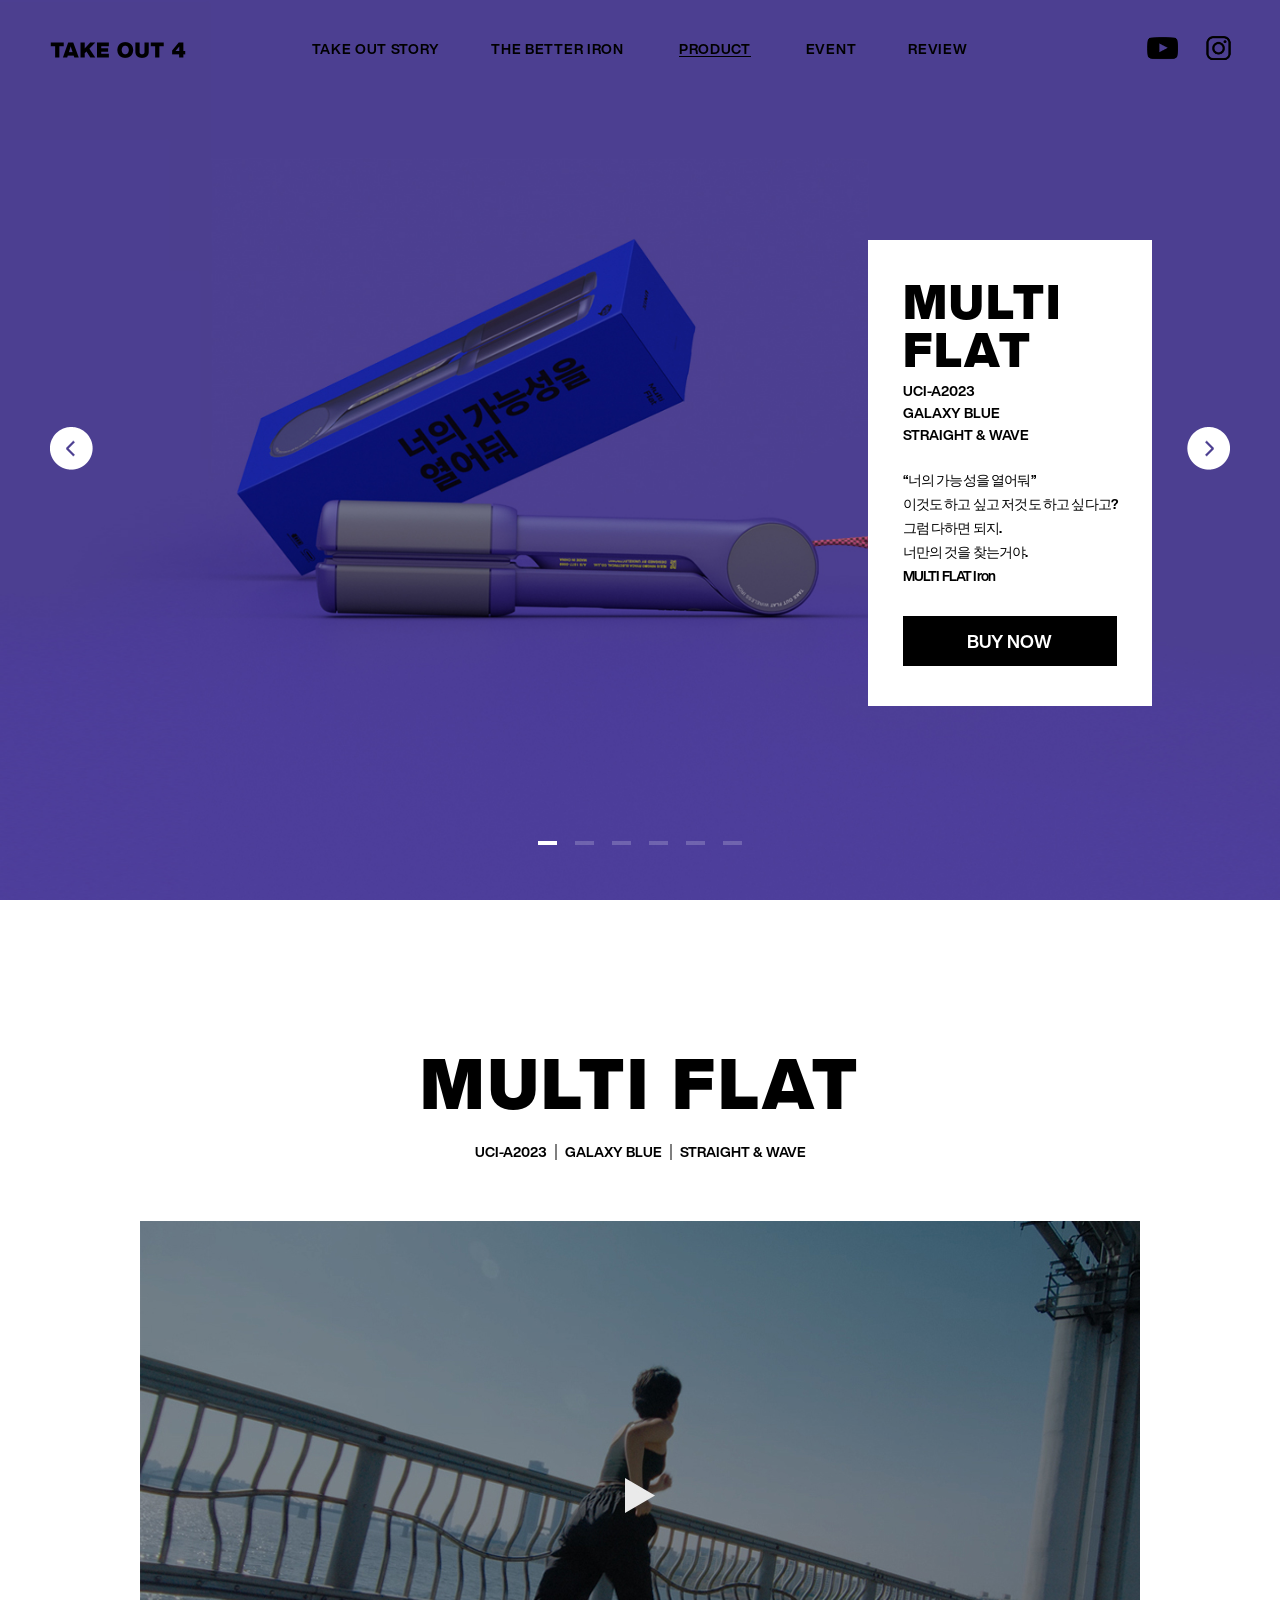
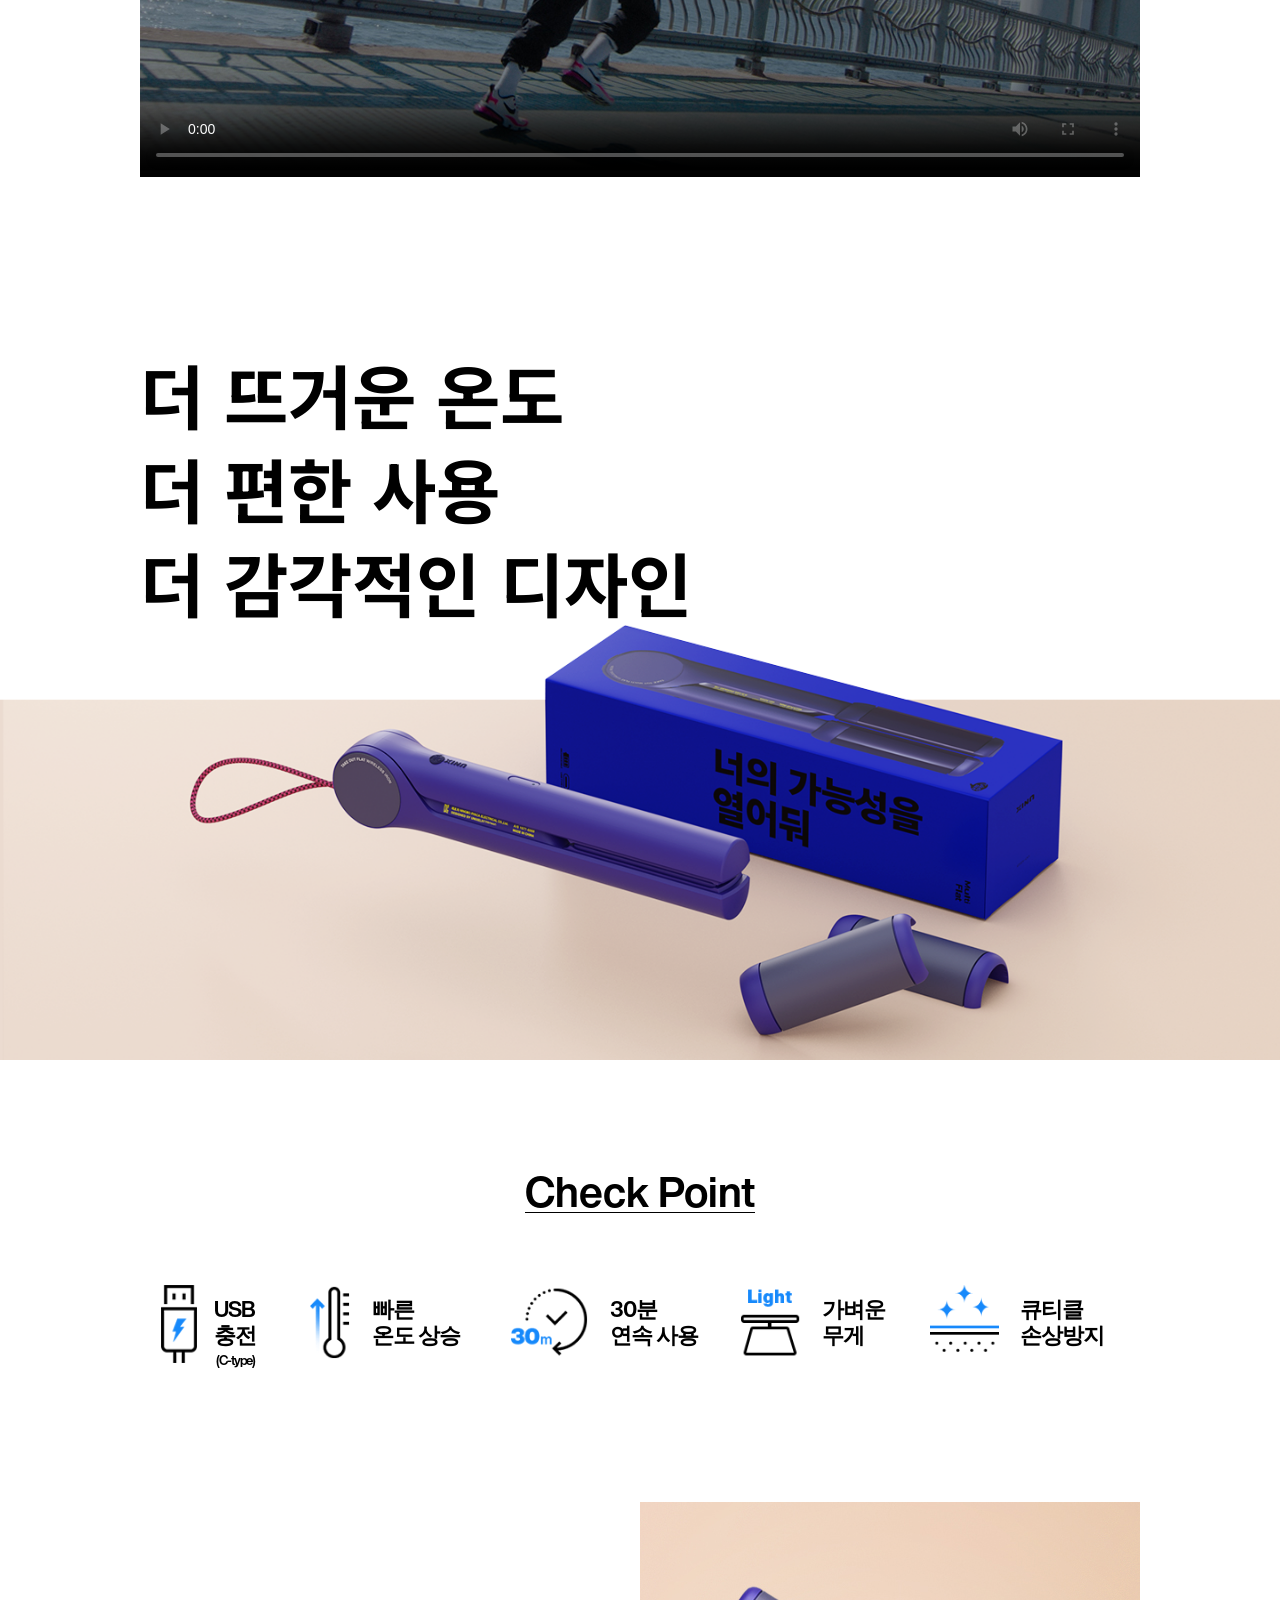
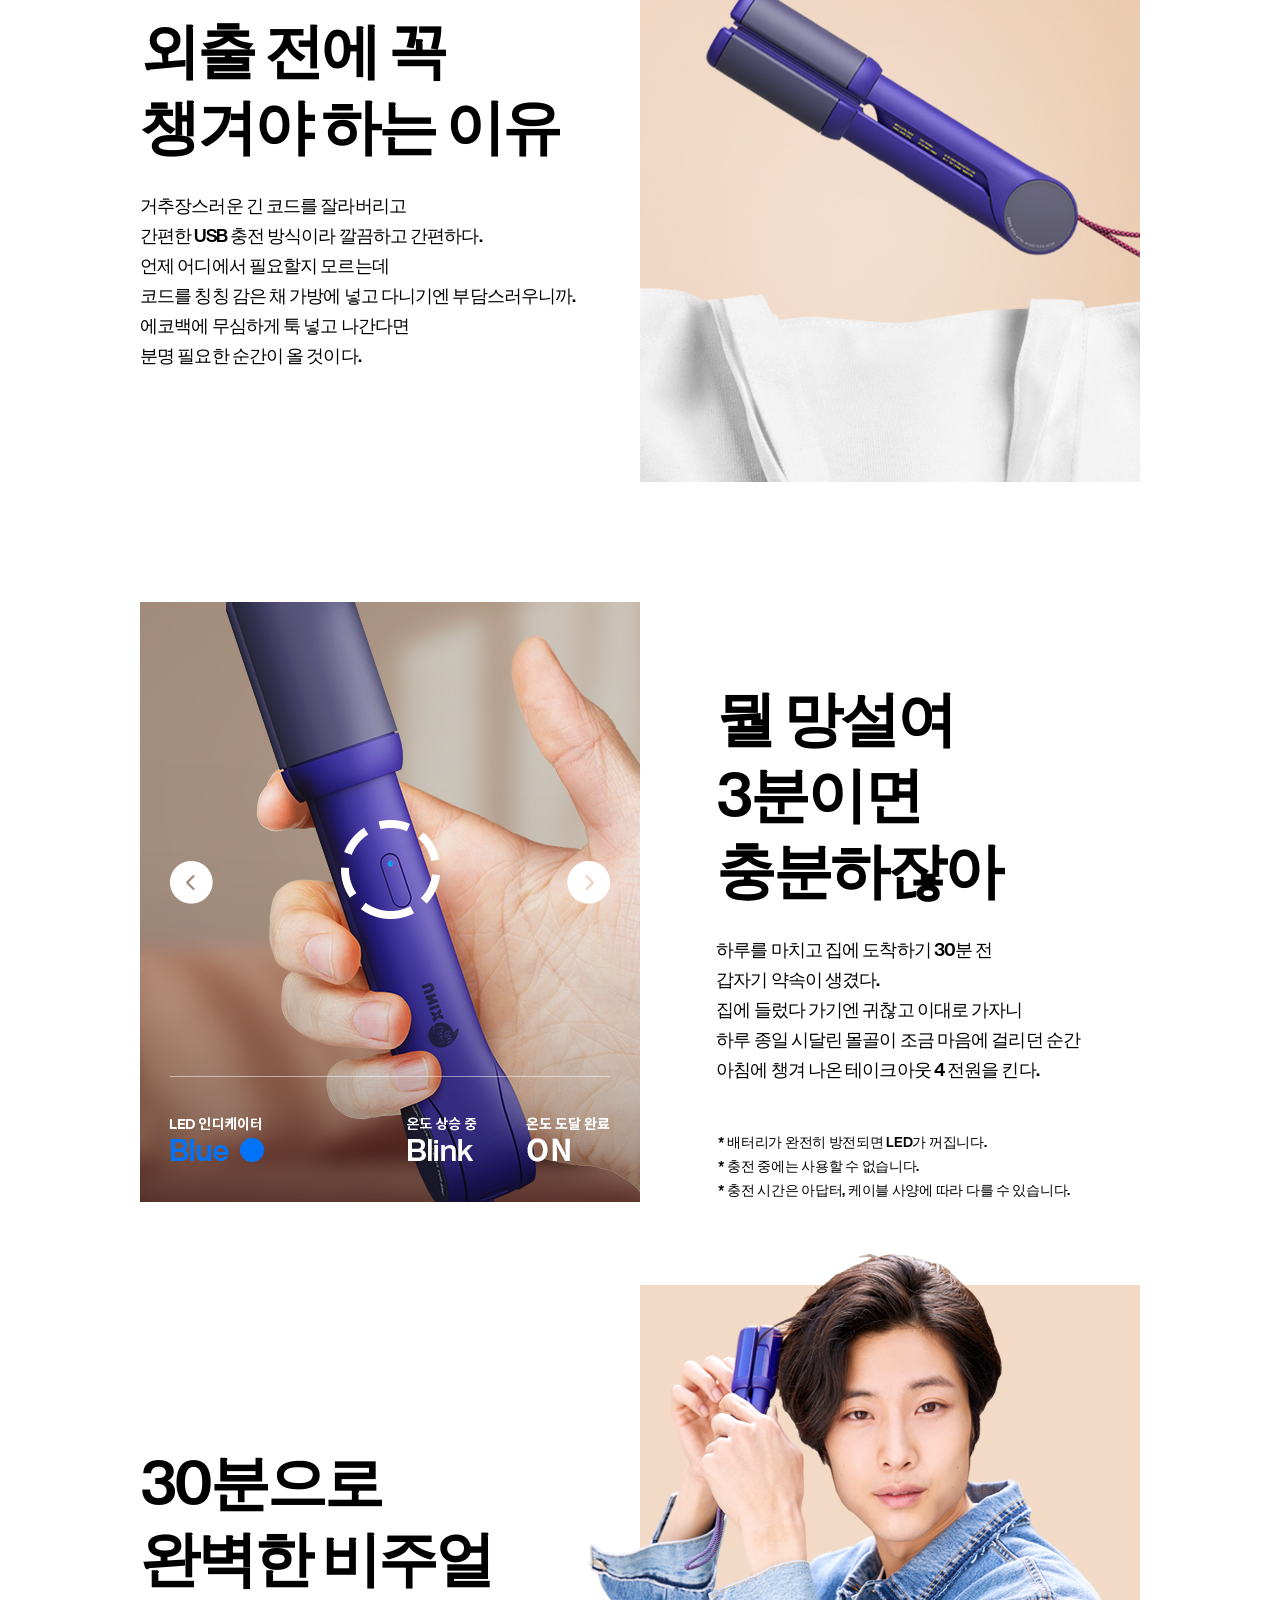
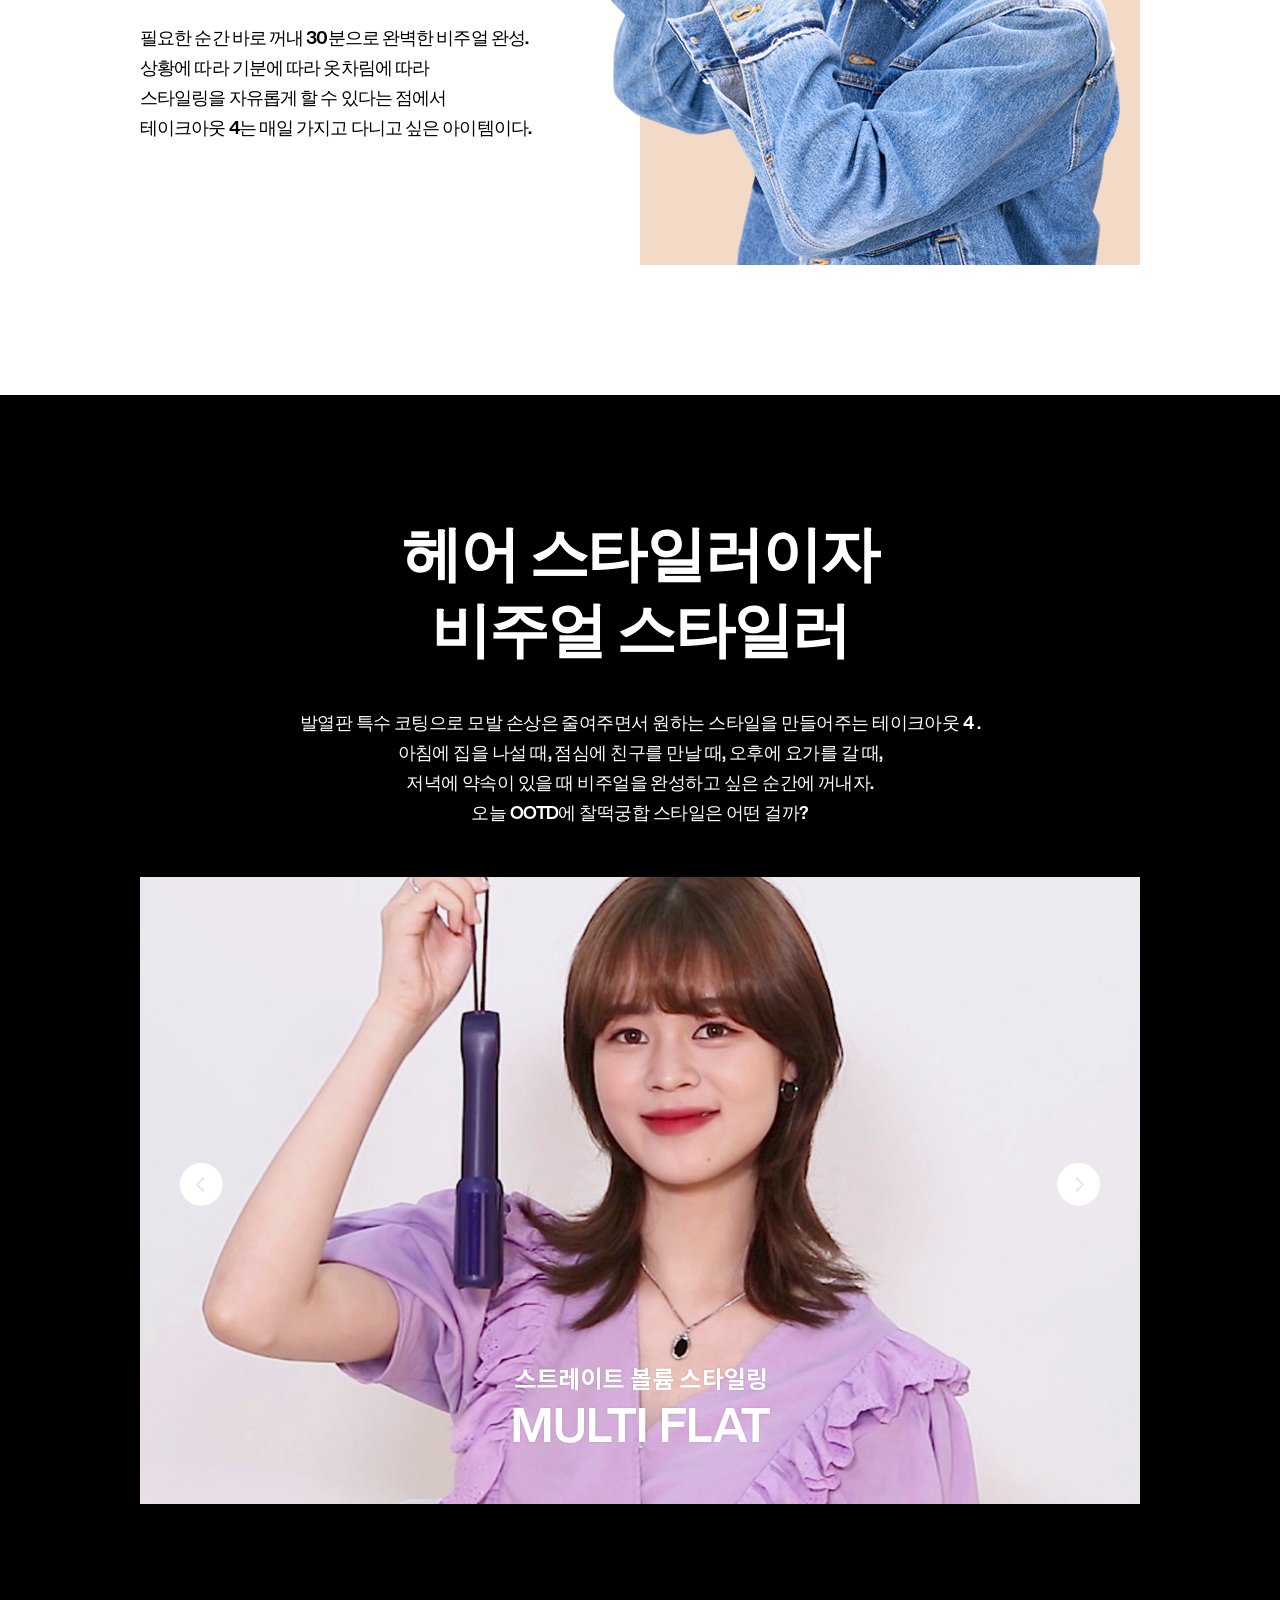
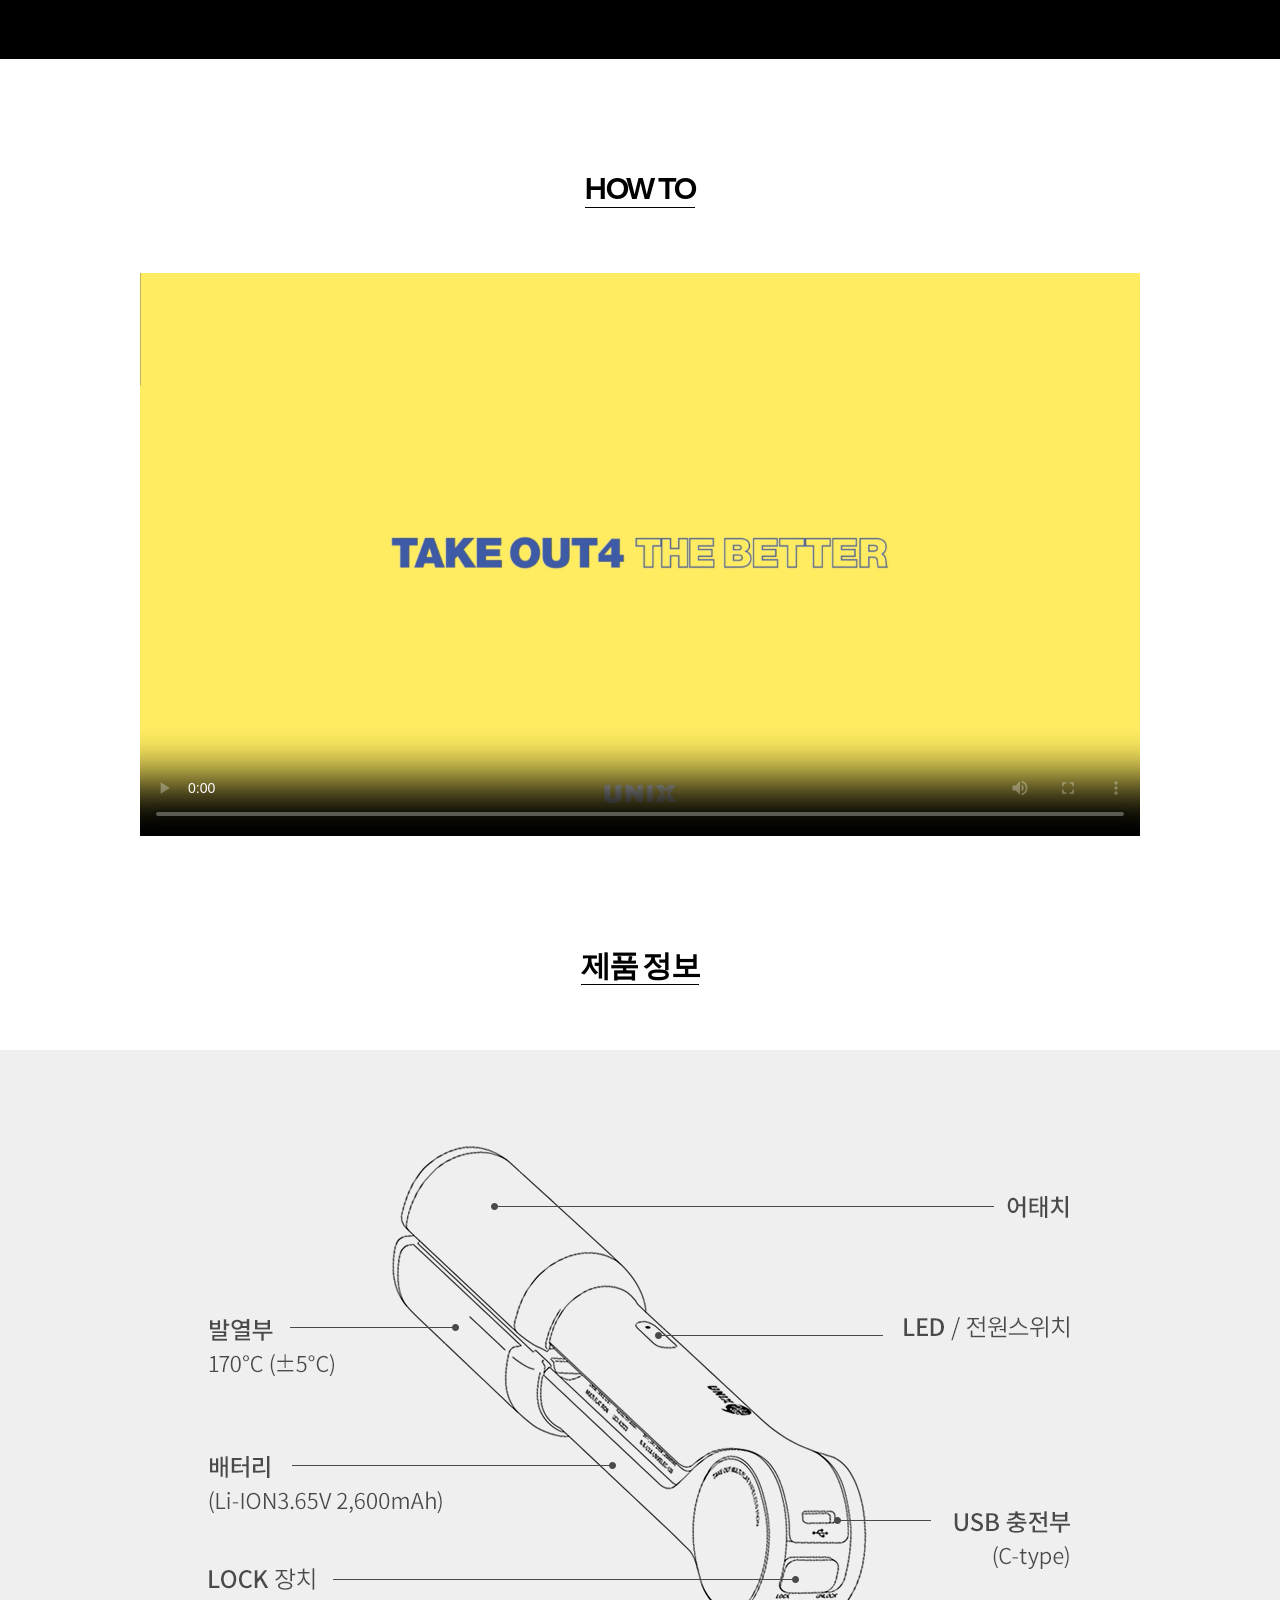
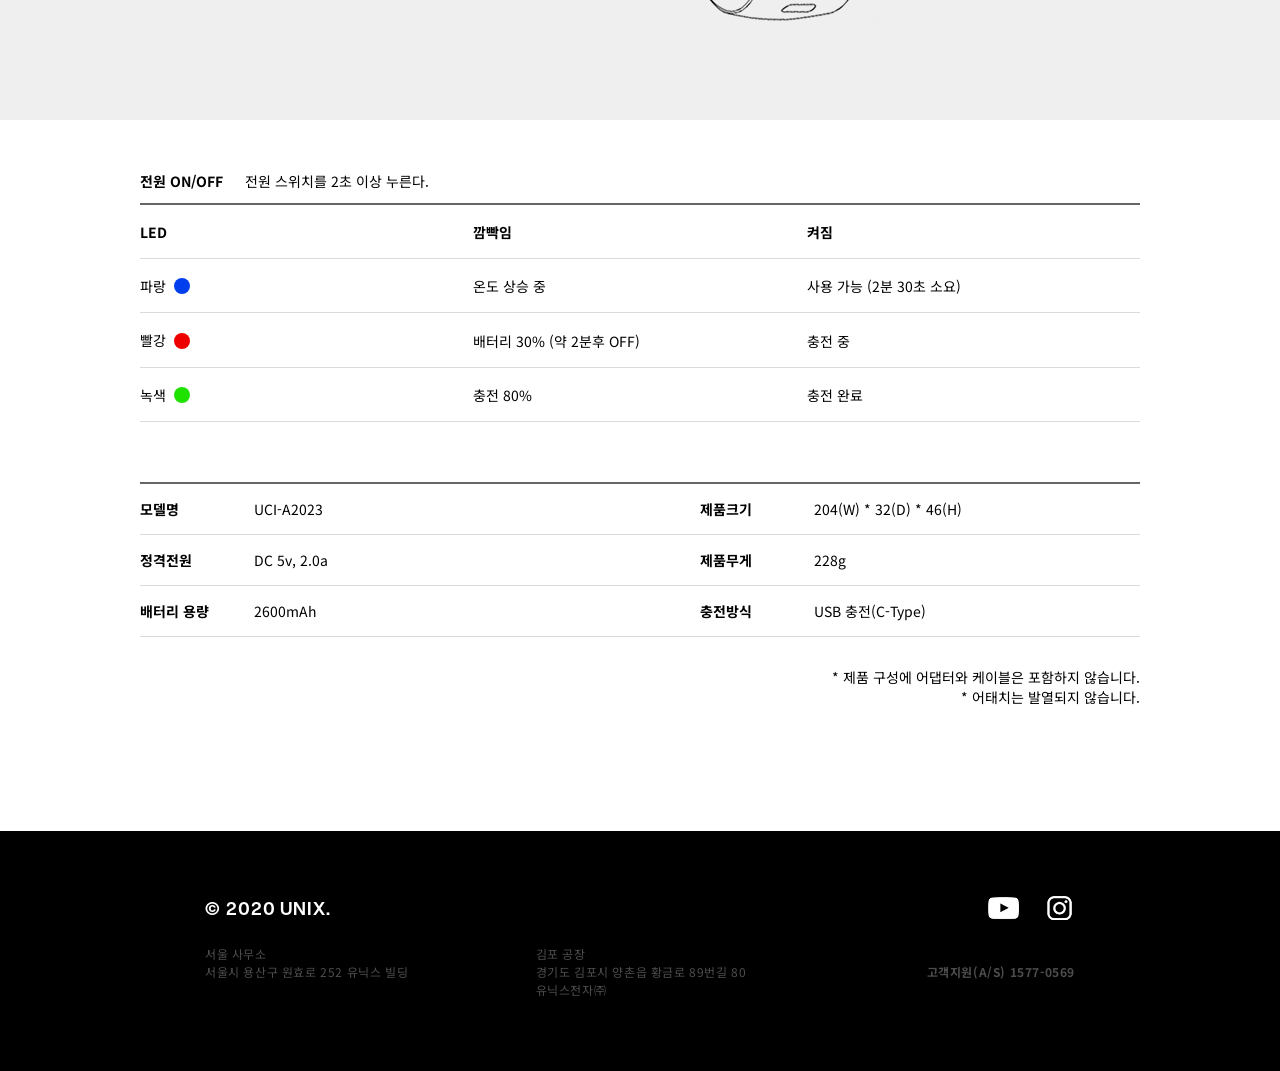
<file: product_sub02.html>
<!DOCTYPE html>
<html lang="ko">
  <head>
	<!-- Global site tag (gtag.js) - Google Analytics -->
	<script async src="https://www.googletagmanager.com/gtag/js?id=UA-140812593-2"></script>
	<script>
	  window.dataLayer = window.dataLayer || [];
	  function gtag(){dataLayer.push(arguments);}
	  gtag('js', new Date());

	  gtag('config', 'UA-140812593-2');
	</script>
	<script type="text/javascript" charset="UTF-8" src="//t1.daumcdn.net/adfit/static/kp.js"></script>
	<script type="text/javascript">
		  kakaoPixel('7155327146440081503').pageView();
	</script>
	<!-- Global site tag (gtag.js) - Google Ads: 739847195 -->
	<script async src="https://www.googletagmanager.com/gtag/js?id=AW-739847195"></script>
	<script>
	  window.dataLayer = window.dataLayer || [];
	  function gtag(){dataLayer.push(arguments);}
	  gtag('js', new Date());

	  gtag('config', 'AW-739847195');
	</script>

    <title>UNIX</title>
	<meta charset="utf-8">
	<meta http-equiv="X-UA-Compatible" content="IE=edge,chrome=1" />
	<meta name="viewport" content="width=device-width, initial-scale=1.0,maximum-scale=1.0, minimum-scale=1.0, user-scalable=no" />
	<link rel="icon" type="image/png" href="./images/unix_favi.ico">
	<link rel="stylesheet" type="text/css" href="./css/owl.carousel.css" />
	<link rel="stylesheet" type="text/css" href="./css/style.css"> 
	<script type="text/javascript" src="./js/jquery-1.11.1.min.js"></script>
	<script type="text/javascript" src="./js/owl.carousel.min.js"></script>		
	<script type="text/javascript" src="./js/design.js"></script>	
	<script type="text/javascript">
	
		function rightconboxH(){
			wWidth = document.body.offsetWidth;
			wHeight = document.body.offsetHeight;	
			hRightconbox = $(".rightconbox").height();

			if ((wWidth+17) < 800){
				$(".sec2 .inner").css("margin-top","0");
				$(".sec1 .pts_1 .sl img").css("height",wHeight-hRightconbox-130);
				$(".rightconbox").css("margin-top",wHeight-hRightconbox-130);

			} else if ((wWidth+17) > 799){
				$(".rightconbox").css("margin-top","-210px");
				$(".sec1 .pts_1 .sl img").css("height",wHeight);
				$(".sec2 .inner").css("margin-top",wHeight);
			}
		}

		$(document).ready(function() {
			
			rightconboxH();

			$(window).scroll(function(){
				sec1Height = $(".section.sec1").height();	

				var st = $(window).scrollTop();			
				var a1 = 0;
				var a2 = 0;
				var a3 = 0;
				var a4 = 0;
				var a5 = 0;
				a0 = sec1Height;	//전체
				a1 = sec1Height-80;	//전체
				a2 = a1*0.1;			//전체에 10%
				a3 = a2*8;				//전체에 80%
				a4 = parseInt(a3*0.1);			//80%에 10%
				a5 = a3*0.01;			//80%에 10%
				a6 = a0*0.01;			//80%에 10%
				st = parseInt(st);

				for (n=1;n<10 ;n++ ){

					if (st > a4*n){
						i = 10-n;
						//$(".topsec .layer").css("opacity","0."+i);
						$(".product_sub .sec1 .pts_1").css({
							//"background-position-x": "center",
							"top": (a6*n)*-1,
							"transition": "all .3s ease-out",
							"opacity": i*0.1
						});
					} else if (st == 0){
						//$(".topsec .layer").css("opacity","1");
						$(".product_sub .sec1 .pts_1").css({
							"top": "0",
							"transition": "all .3s ease-out",
							"opacity": "1"
						});
					}				
				}

				if (st > sec1Height){
					$(".section.sec1").css("background-color","#000");
				} else {
					$(".section.sec1").css("background-color","#4b408c");
				}

				/*ani*/
				for(var ic = 1; ic < 99; ic++) {			
					// 2자리 숫자로 변경
					var ic_txt = '';
					if(ic < 10) ic_txt = '0' + ic;
					else ic_txt = ic;

					try {
						var imgbox = $('.section .ani.an'+ ic_txt).offset().top - 600;
						if(imgbox <= $(window).scrollTop()) {
							
							if (ic_txt == 6){
								$(".section .ani.an06").animate({
									"bottom":"0",
									"opacity":"1"
								},600);	
								
							} else {
								$(".section .ani.an"+ ic_txt).animate({
									"top":"0",
									"opacity":"1"
								},600);
							}
						}
					}catch (err){}
				}

				/* topbtn 이동 */ 
				var dbHeight = document.body.offsetHeight;
				var spBforeF = $(".section.sec7").offset().top;
				var spBforeFH = ($(".section.sec7").height() + 50);
				
				if ( window.pageYOffset > (spBforeF+(spBforeFH-dbHeight)) ) {
					$(".fixbtn").addClass("on");
				} else {
					$(".fixbtn").removeClass("on");
				}
			});	

			$(window).on('resize',function(){
				rightconboxH();
			});

			$(".pts_1").owlCarousel({
				//autoPlay : 5000,
				navigation : true,
				itemsCustom : [[0,1],[700,1]]
			}); 
			$(".pts_2").owlCarousel({
				//autoPlay : 5000,
				navigation : true,
				itemsCustom : [[0,1],[700,1]]
			}); 
			$(".pts_3").owlCarousel({
				//autoPlay : 5000,
				navigation : true,
				itemsCustom : [[0,1],[700,1]]
			});  

			$(".sec3 .scrollbox").click(function(){
				$(".sec3 .scrollbox .topico").fadeOut();
			});
	    });
    </script>
</head>
<body>
<div class="container product_sub sb2">
	<!-- header -->
	<div class="header black">
		<h1 class="logo"><a href="./index.html" alt="TAKE OUT 4"></a></h1>
		<a href="javascript:void(0);" class="mobbtn addbtn"></a>
		<div class="rightbtn">
			<a href="https://www.youtube.com/channel/UC6wYXv6ZEb406EXhjVlDMdQ" target="_blank" class="utb" alt="utub"></a><a href="https://www.instagram.com/unixelec/" target="_blank" class="instar" alt="instargram"></a>
		</div>

		<a href="javascript:void(0);" class="mobbtn openmenu"></a>		
		<div class="menu">
			<a href="javascript:void(0);" class="closebtn"></a>
			<ul>
				<li><a href="./index.html#page2"><span>TAKE OUT STORY</span></a></li>
				<li><a href="./product.html"><span>THE BETTER IRON</span></a></li>
				<li class="active">
					<a href="./product_sub01.html"><span>PRODUCT</span></a>
					<div class="sub">
						<ul>
							<li><a href="./product_sub01.html">FLAT</a></li>
							<li class="on"><a href="./product_sub02.html">MULTI FLAT</a></li>
							<li><a href="./product_sub03.html">ROUND</a></li>
							<li><a href="./product_sub04.html">MULTI ROUND</a></li>
							<li><a href="./product_sub05.html">BRUSH</a></li>
						</ul>
					</div>
				</li>
				<li><a href="./event.html"><span>EVENT</span></a></li>
				<li><a href="./review.html"><span>REVIEW</span></a></li>
			</ul>
			<div class="bottom">
				<h2>© 2020 UNIX.</h2>
				<span class="mrightbtn"><a href="https://www.youtube.com/channel/UC6wYXv6ZEb406EXhjVlDMdQ" target="_blank" class="utb" alt="utub"></a><a href="https://www.instagram.com/unixelec/" target="_blank" class="instar" alt="instargram"></a></span>
			</div>
		</div>
		<div class="blackbg"></div>
	</div>

	<!-- contants -->
	<div class="contents">		
	    <div class="section sec1">
	    	<div id="main-owl-carousel" class="slide_prod_sub2_sl1 pts_1" >
				<div class="sl s1">
					<img src="./images/product/sub/prodsub1_sec1_slide_blank.png" alt="" class="web" />
					<img src="./images/product/sub/prodsub1_sec1_slide_blank_m.png" alt="" class="mob" />
				</div>
				<div class="sl s2">
					<img src="./images/product/sub/prodsub1_sec1_slide_blank.png" alt="" class="web" />
					<img src="./images/product/sub/prodsub1_sec1_slide_blank_m.png" alt="" class="mob" />
				</div>
				<div class="sl s3">
					<img src="./images/product/sub/prodsub1_sec1_slide_blank.png" alt="" class="web" />
					<img src="./images/product/sub/prodsub1_sec1_slide_blank_m.png" alt="" class="mob" />
				</div>
				<div class="sl s4">
					<img src="./images/product/sub/prodsub1_sec1_slide_blank.png" alt="" class="web" />
					<img src="./images/product/sub/prodsub1_sec1_slide_blank_m.png" alt="" class="mob" />
				</div>
				<div class="sl s5">
					<img src="./images/product/sub/prodsub1_sec1_slide_blank.png" alt="" class="web" />
					<img src="./images/product/sub/prodsub1_sec1_slide_blank_m.png" alt="" class="mob" />
				</div>
				<div class="sl s6">
					<img src="./images/product/sub/prodsub1_sec1_slide_blank.png" alt="" class="web" />
					<img src="./images/product/sub/prodsub1_sec1_slide_blank_m.png" alt="" class="mob" />
				</div>
			</div>			
	    </div>

		<div class="rightconbox">
			<h2>MULTI <span>FLAT</span></h2>
			<p class="sm">UCI-A2023<br/><span>GALAXY BLUE</span><br/>STRAIGHT & WAVE</p>
			<p class="mt">“너의 가능성을 열어둬”<br/>이것도 하고 싶고 저것도 하고 싶다고? <br/><span>그럼 다하면 되지.</span><span class="bl">너만의 것을 찾는거야.</span> <span class="bl">MULTI FLAT Iron</span></p>
			<a href="https://www.oliveyoung.co.kr/store/G.do?goodsNo=A000000140948" target="_blank">BUY NOW</a>
		</div>

	    <div class="section sec2">
			<div class="inner">
				<div class="mn">
					<h2>MULTI FLAT</h2>
					<p class="smtit">UCI-A2023<span>GALAXY BLUE</span>STRAIGHT & WAVE</p>
				</div>
				<div class="movie">
					<video controls class="bg_video" poster="./images/unix_takeout4_movie_cover.jpg">
						<source src="./images/unix_takeout4_movie.mp4" type="video/mp4">
					</video>
					<img src="./images/product/sub/prodsub1_sec2_mov_blank.png" alt="" />
				</div>
				<p class="txt ani an01">더 뜨거운 온도<br/>더 편한 사용<br/>더 감각적인 디자인</p>
			</div>
			<div class="bgimg ani an02">
				<img src="./images/product/sub/prodsub2_sec2_img1.png" alt="" class="web" />
				<img src="./images/product/sub/prodsub2_sec2_img1_m.png" alt="" class="mob" />
			</div>
	    </div>
		<div class="section sec3">
	    	<div class="inner">
				<div class="chkpbox ani an03">
					<h3><span>Check Point</span></h3>
					<div class="scrollbox">
						<div class="cover">
							<ul>
								<li>USB <br/>충전<span>(C-type)</span></li>
								<li>빠른 <br/>온도 상승</li>
								<li>30분 <br/>연속 사용</li>
								<li>가벼운 <br/>무게</li>
								<li>큐티클 <br/>손상방지</li>
							</ul>
						</div>
						<span class="topico"></span>
					</div>
				</div>
	    		<div class="flbox bx1 ani an04">
					<div class="txtbox">
						<h2>외출 전에 꼭<br/>챙겨야 하는 이유</h2>
						<p>거추장스러운 긴 코드를 잘라버리고<br/>간편한 USB 충전 방식이라 깔끔하고 간편하다.<br/>언제 어디에서 필요할지 모르는데 <br/>코드를 칭칭 감은 채 가방에 넣고 다니기엔 부담스러우니까.<br/>에코백에 무심하게 툭 넣고 나간다면 <br/>분명 필요한 순간이 올 것이다.</p>
					</div>
					<div class="imgbox">
						<img src="./images/product/sub/prodsub2_sec3_img1.jpg" alt="" class="web" />
						<img src="./images/product/sub/prodsub2_sec3_img1_m.jpg" alt="" class="mob" />
					</div>
				</div>
				<div class="flbox bx2">
					<div class="txtbox right ani an07">
						<h2>뭘 망설여<br/> 3분이면<br/><span>충분하잖아</span></h2>
						<p>하루를 마치고 집에 도착하기 30분 전 <br/>갑자기 약속이 생겼다. <br/>집에 들렀다 가기엔 귀찮고 이대로 가자니 <br/>하루 종일 시달린 몰골이 조금 마음에 걸리던 순간 <br/>아침에 챙겨 나온 테이크아웃 4 전원을 킨다.</p>
					</div>
					<div id="main-owl-carousel" class="slide_prod_sub2_sl2 pts_2 ani an05" >
						<div class="sl s1">
							<img src="./images/product/sub/prodsub2_sec3_slide1.jpg" alt="" class="web" />
							<img src="./images/product/sub/prodsub2_sec3_slide1_m.jpg" alt="" class="mob" />
						</div>
						<div class="sl s2">
							<img src="./images/product/sub/prodsub2_sec3_slide2.jpg" alt="" class="web" />
							<img src="./images/product/sub/prodsub2_sec3_slide2_m.jpg" alt="" class="mob" />
						</div>
						<div class="sl s2">
							<img src="./images/product/sub/prodsub2_sec3_slide3.jpg" alt="" class="web" />
							<img src="./images/product/sub/prodsub2_sec3_slide3_m.jpg" alt="" class="mob" />
						</div>
					</div>
					<ul class="ani an06">
						<li>* 배터리가 완전히 방전되면 LED가 꺼집니다.</li>
						<li>* 충전 중에는 사용할 수 없습니다.</li>
						<li>* 충전 시간은 아답터, 케이블 사양에 따라 다를 수 있습니다.</li>
					</ul>
				</div>
				<div class="flbox bx3 ani an08">
					<div class="txtbox">
						<h2>30분으로<br/>완벽한 비주얼</h2>
						<p>필요한 순간 바로 꺼내 30분으로 완벽한 비주얼 완성. <br/>상황에 따라 기분에 따라 옷차림에 따라 <br/>스타일링을 자유롭게 할 수 있다는 점에서 <br/>테이크아웃 4는 매일 가지고 다니고 싶은 아이템이다.</p>
					</div>
					<div class="imgbox ani an09">
						<img src="./images/product/sub/prodsub2_sec3_img2.png" alt="" class="web" />
						<img src="./images/product/sub/prodsub2_sec3_img2_m.png" alt="" class="mob" />
					</div>
				</div>
	    	</div>
	    </div>
		<div class="section sec4">
	    	<div class="inner">
	    		<h2>헤어 스타일러이자<br/>비주얼 스타일러</h2>
				<p>발열판 특수 코팅으로 모발 손상은 줄여주면서 <span>원하는 스타일을 만들어주는 테이크아웃 4 .</span><br/><span>아침에 집을 나설 때, 점심에 친구를 만날 때, </span> <span>오후에 요가를 갈 때, <br/>저녁에 약속이 있을 때</span> <span>비주얼을 완성하고 싶은 순간에 꺼내자.</span><br/> <span>오늘 OOTD에 찰떡궁합 스타일은 어떤 걸까?</span></p>
				<div id="main-owl-carousel" class="slide_prod_sub2_sl3 pts_3" >
					<div class="sl s1">
						<img src="./images/product/sub/prodsub2_sec4_slide1.jpg" alt="" class="web" />
						<img src="./images/product/sub/prodsub2_sec4_slide1_m.jpg" alt="" class="mob" />
					</div>
					<div class="sl s2">
						<img src="./images/product/sub/prodsub2_sec4_slide2.jpg" alt="" class="web" />
						<img src="./images/product/sub/prodsub2_sec4_slide2_m.jpg" alt="" class="mob" />
					</div>
					<div class="sl s3">
						<img src="./images/product/sub/prodsub2_sec4_slide3.jpg" alt="" class="web" />
						<img src="./images/product/sub/prodsub2_sec4_slide3_m.jpg" alt="" class="mob" />
					</div>
					<div class="sl s4">
						<img src="./images/product/sub/prodsub2_sec4_slide4.jpg" alt="" class="web" />
						<img src="./images/product/sub/prodsub2_sec4_slide4_m.jpg" alt="" class="mob" />
					</div>
					<div class="sl s5">
						<img src="./images/product/sub/prodsub2_sec4_slide5.jpg" alt="" class="web" />
						<img src="./images/product/sub/prodsub2_sec4_slide5_m.jpg" alt="" class="mob" />
					</div>
				</div>
	    	</div>
	    </div>
		<div class="section sec5">
	    	<div class="inner">
	    		<h2><span>HOW TO</span></h2>
				<div class="movie">
					<video controls class="bg_video" poster="./images/product/sub/howto_m_flat_cover.jpg">
						<source src="./images/product/sub/howto_m_flat.mp4" type="video/mp4">
					</video>
					<img src="./images/product/sub/prodsub1_sec2_mov_blank.png" alt="" />
				</div>
				<h2 class="last"><span>제품 정보</span></h2>
	    	</div>
	    </div>
		<div class="section sec6">
	    	<div class="inner">
	    		<div class="imgbox">
					<img src="./images/product/sub/prodsub2_sec6_img1.jpg" alt="" class="web" />
					<img src="./images/product/sub/prodsub2_sec6_img1_m.jpg" alt="" class="mob" />
				</div>
	    	</div>
	    </div>
		<div class="section sec7">
	    	<div class="inner">
				<p class="totxt"><span>전원 ON/OFF </span>전원 스위치를 2초 이상 누른다.</p>
				<ul class="firtable">
					<li><span>LED</span><span>깜빡임</span><span>켜짐</span></li>
					<li><span>파랑<em class="rou blue"></em></span><span>온도 상승 중</span><span>사용 가능 <em>(2분 30초 소요)</em></span></li>
					<li><span>빨강<em class="rou red"></em></span><span>배터리 30% <em>(약 2분후 OFF)</em></span><span>충전 중</span></li>
					<li><span>녹색<em class="rou green"></em></span><span>충전 80%</span><span>충전 완료</span></li>
				</ul>
	    		<ul class="sectable">
					<li><span>모델명</span>UCI-A2023</li>
					<li><span>제품크기</span>204(W) * 32(D) <em>* 46(H)</em></li>
					<li><span>정격전원</span>DC 5v, 2.0a</li>
					<li><span>제품무게</span>228g</li>
					<li><span>배터리 용량</span>2600mAh</li>
					<li><span>충전방식</span>USB 충전(C-Type)</li>
				</ul>
				<p class="smtxt">* 제품 구성에 어댑터와 케이블은 포함하지 않습니다.<br/>* 어태치는 발열되지 않습니다.</p>
	    	</div>
	    </div>		
	</div>
	<div class="fixbtn"><a href="https://www.oliveyoung.co.kr/store/G.do?goodsNo=A000000140948" target="_blank">BUY NOW</a></div>

	<!-- footer -->
	<div class="footer">
		<div class="inner">
			<div class="top">
				<h1>© 2020 UNIX.</h1>
				<p><a href="https://www.youtube.com/channel/UC6wYXv6ZEb406EXhjVlDMdQ" target="_blank" class="utb" alt="utub"></a><a href="https://www.instagram.com/unixelec/" target="_blank" class="instar" alt="instargram"></a></p>
			</div>
			<ul class="txtarea">
				<li>서울 사무소 <br/>서울시 용산구 원효로 252 유닉스 빌딩</li>
				<li>김포 공장<br/>경기도 김포시 양촌읍 황금로 89번길 80<br/>유닉스전자㈜</li>
				<li><strong>고객지원(A/S) 1577-0569</strong></li>
			</ul>
		</div>
	</div>
</div>
</body>
</html>
</file>
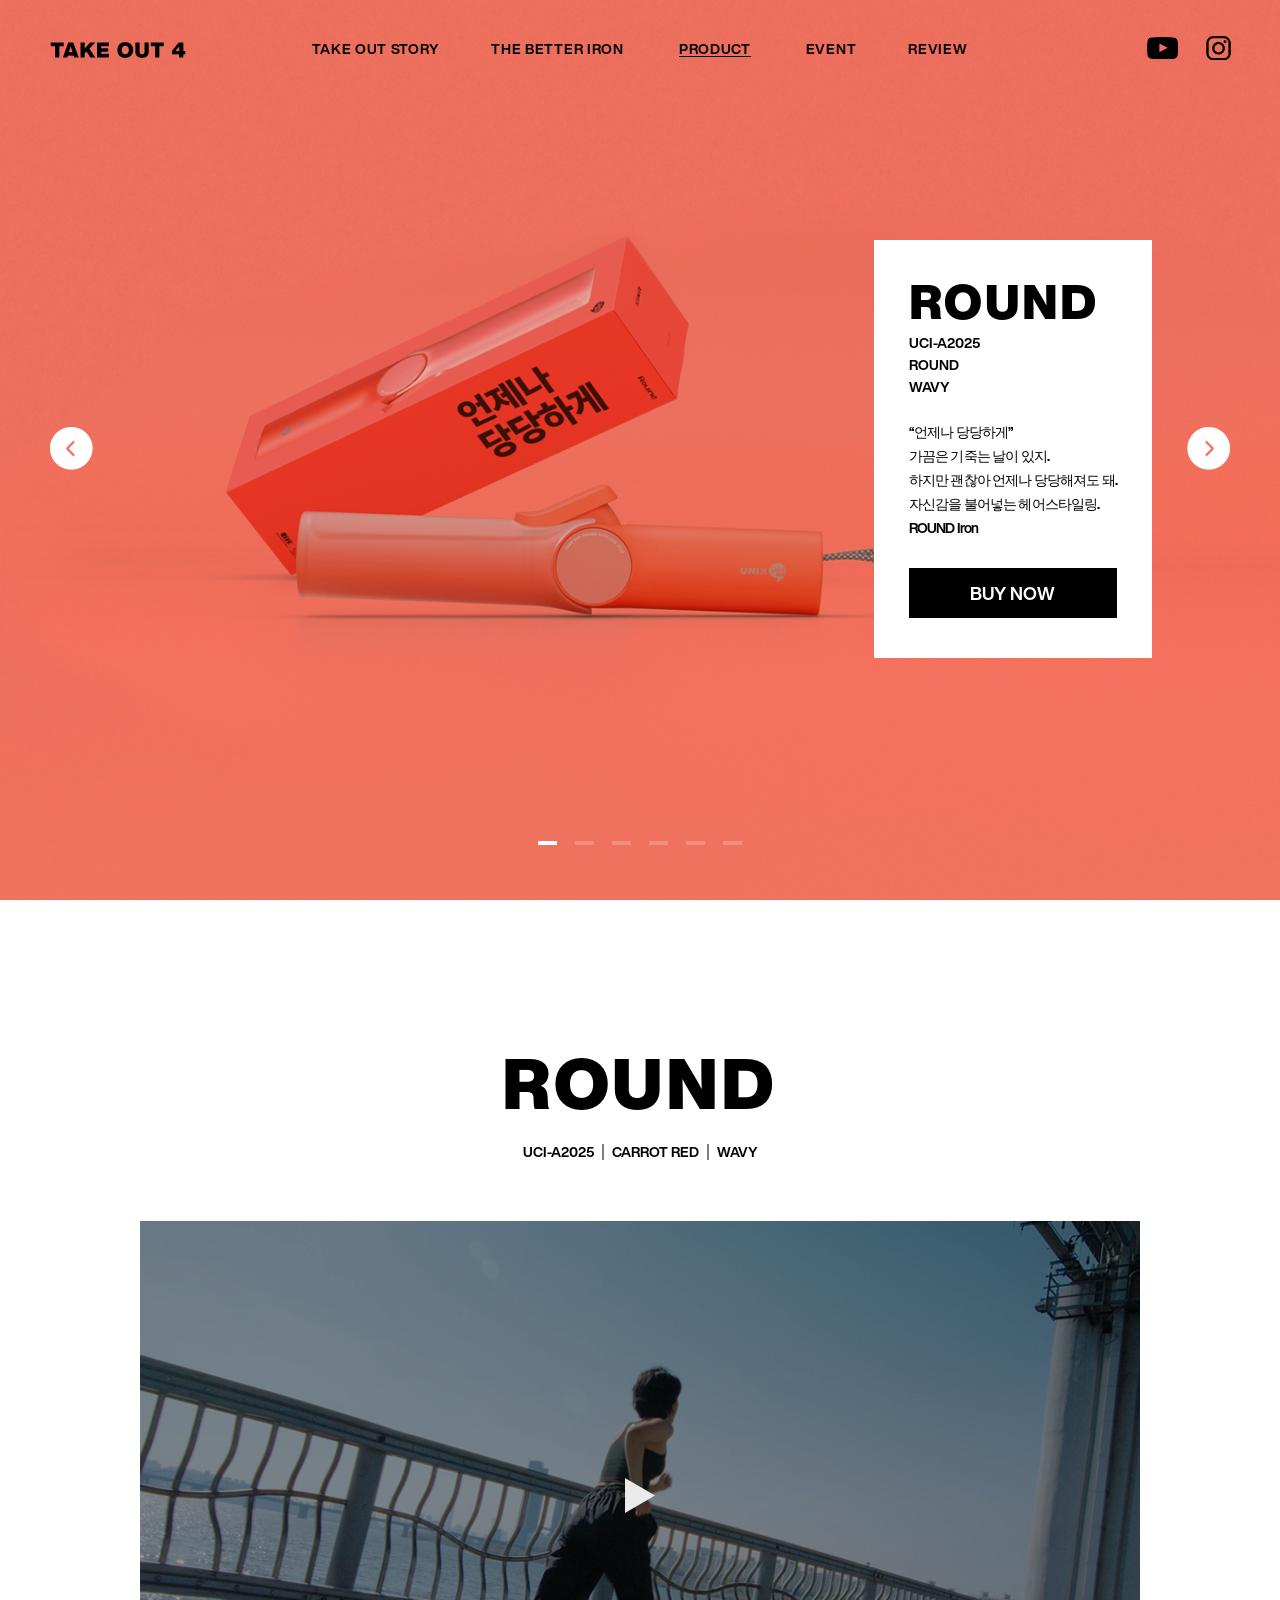
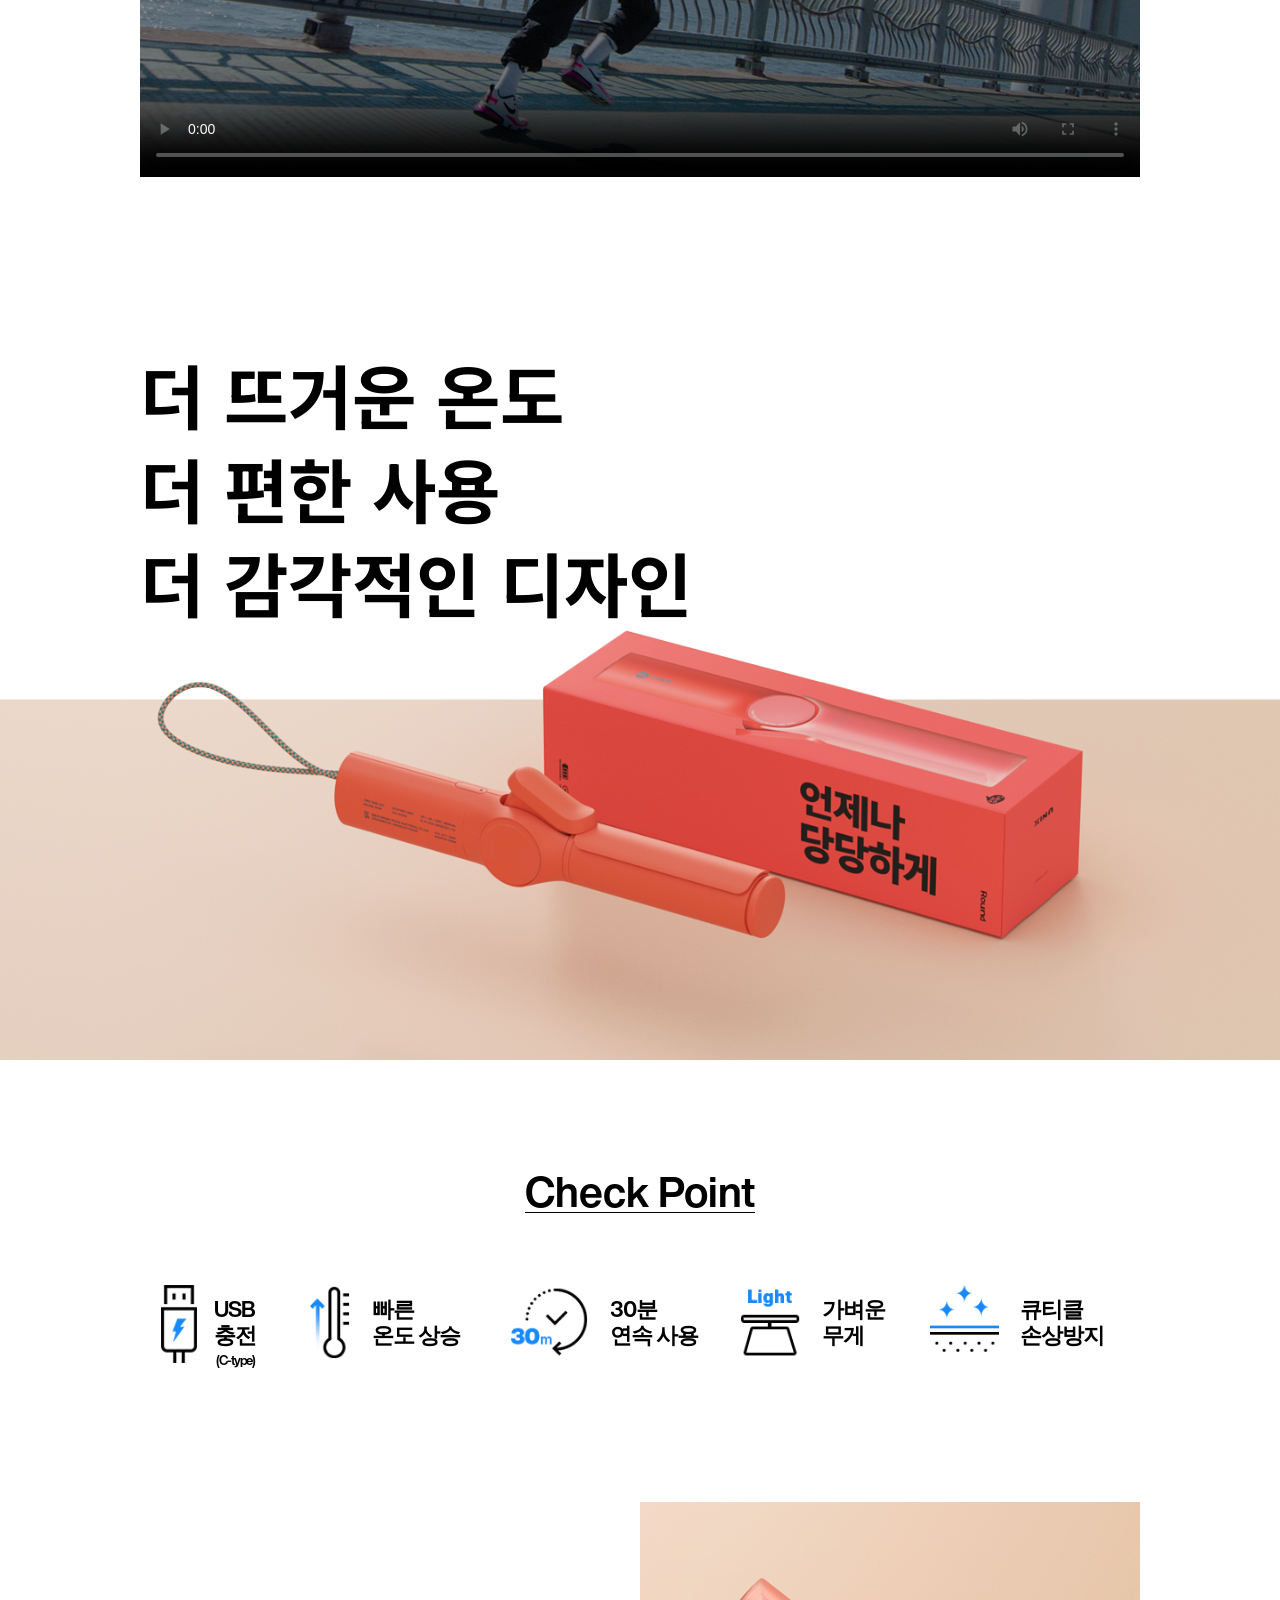
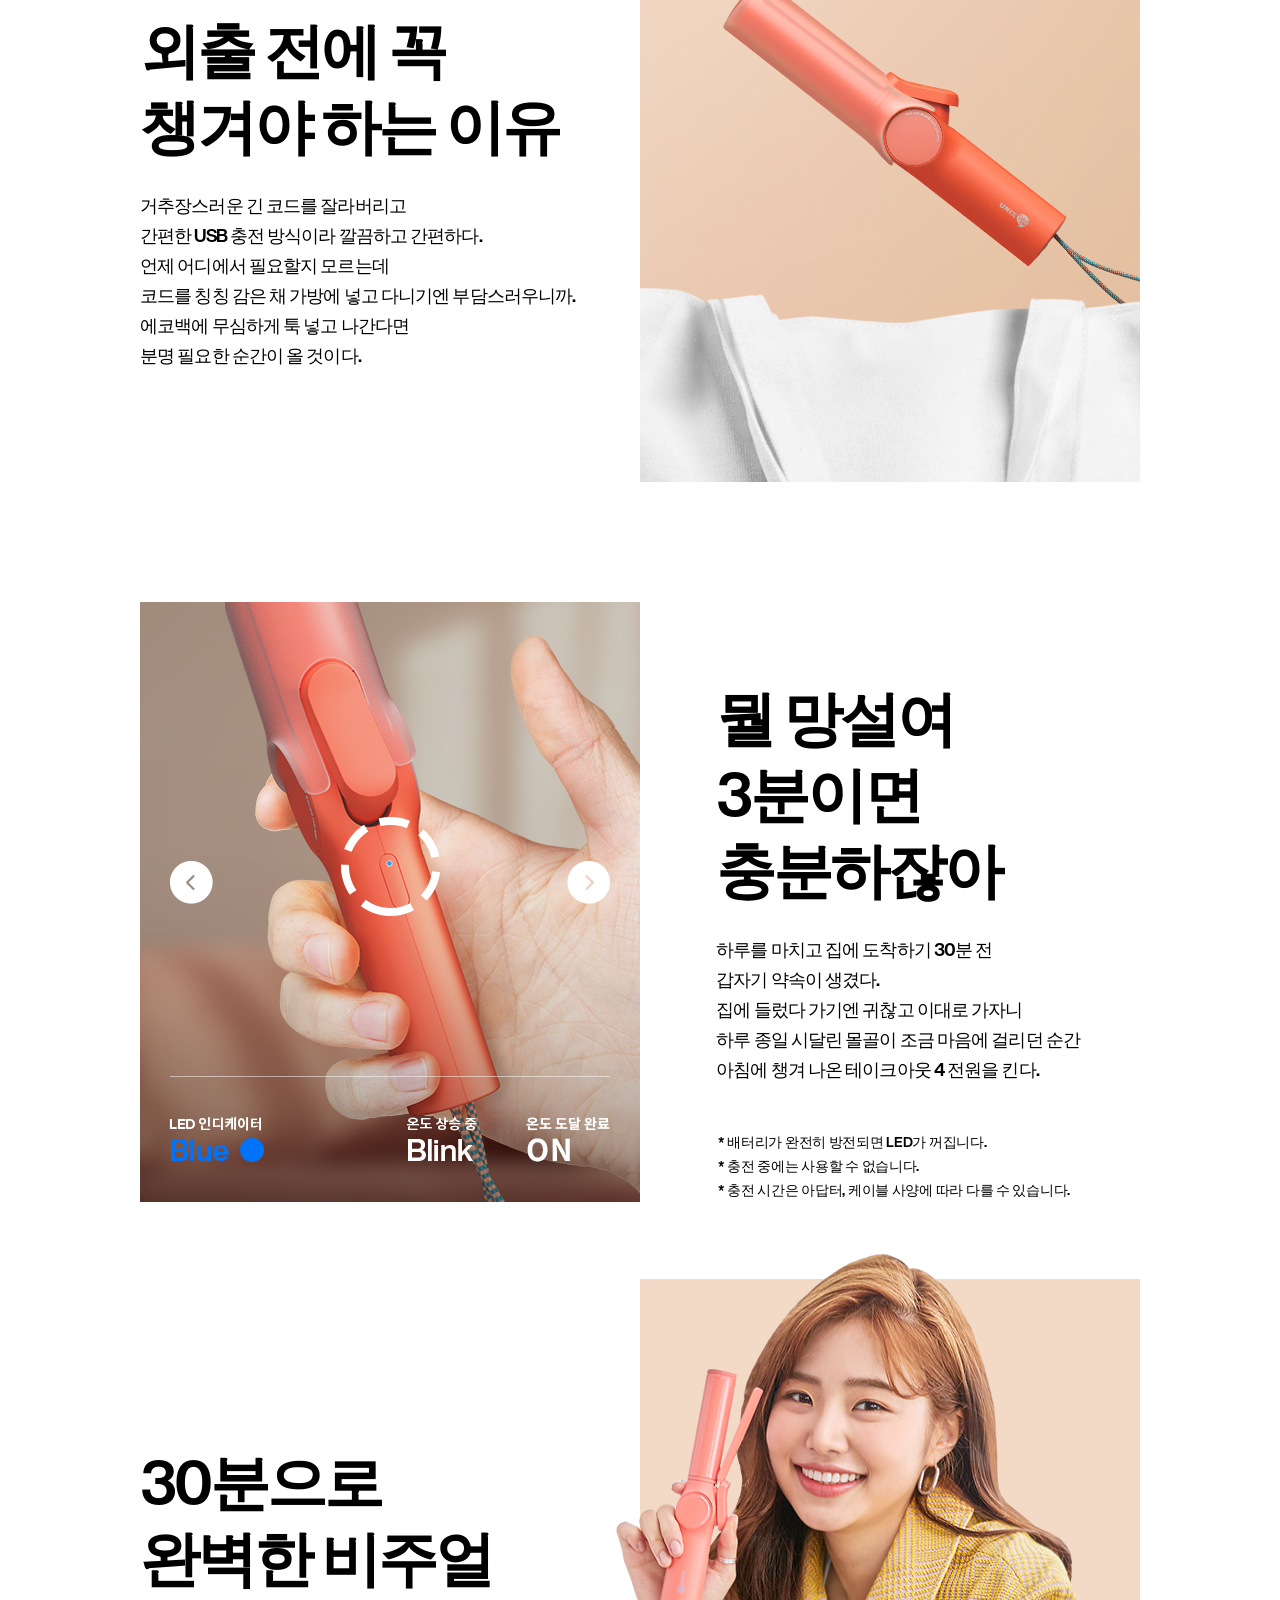
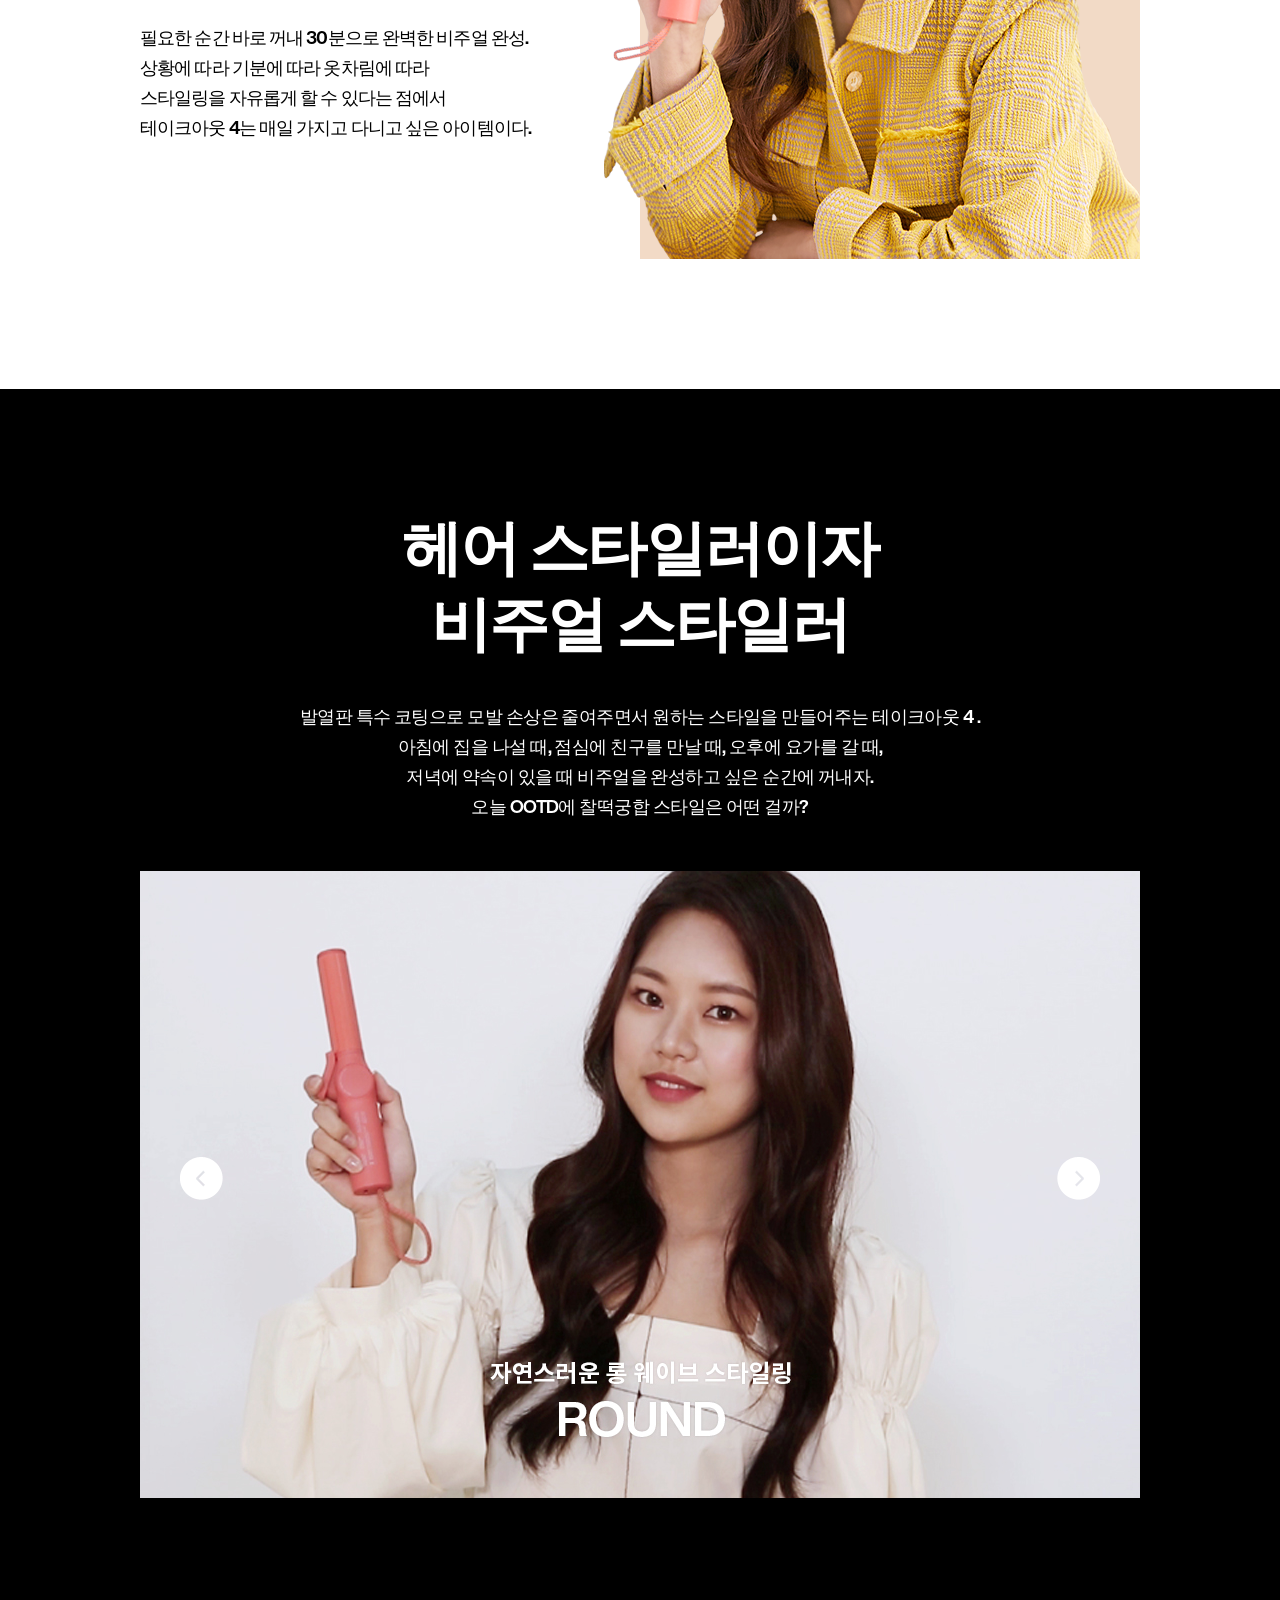
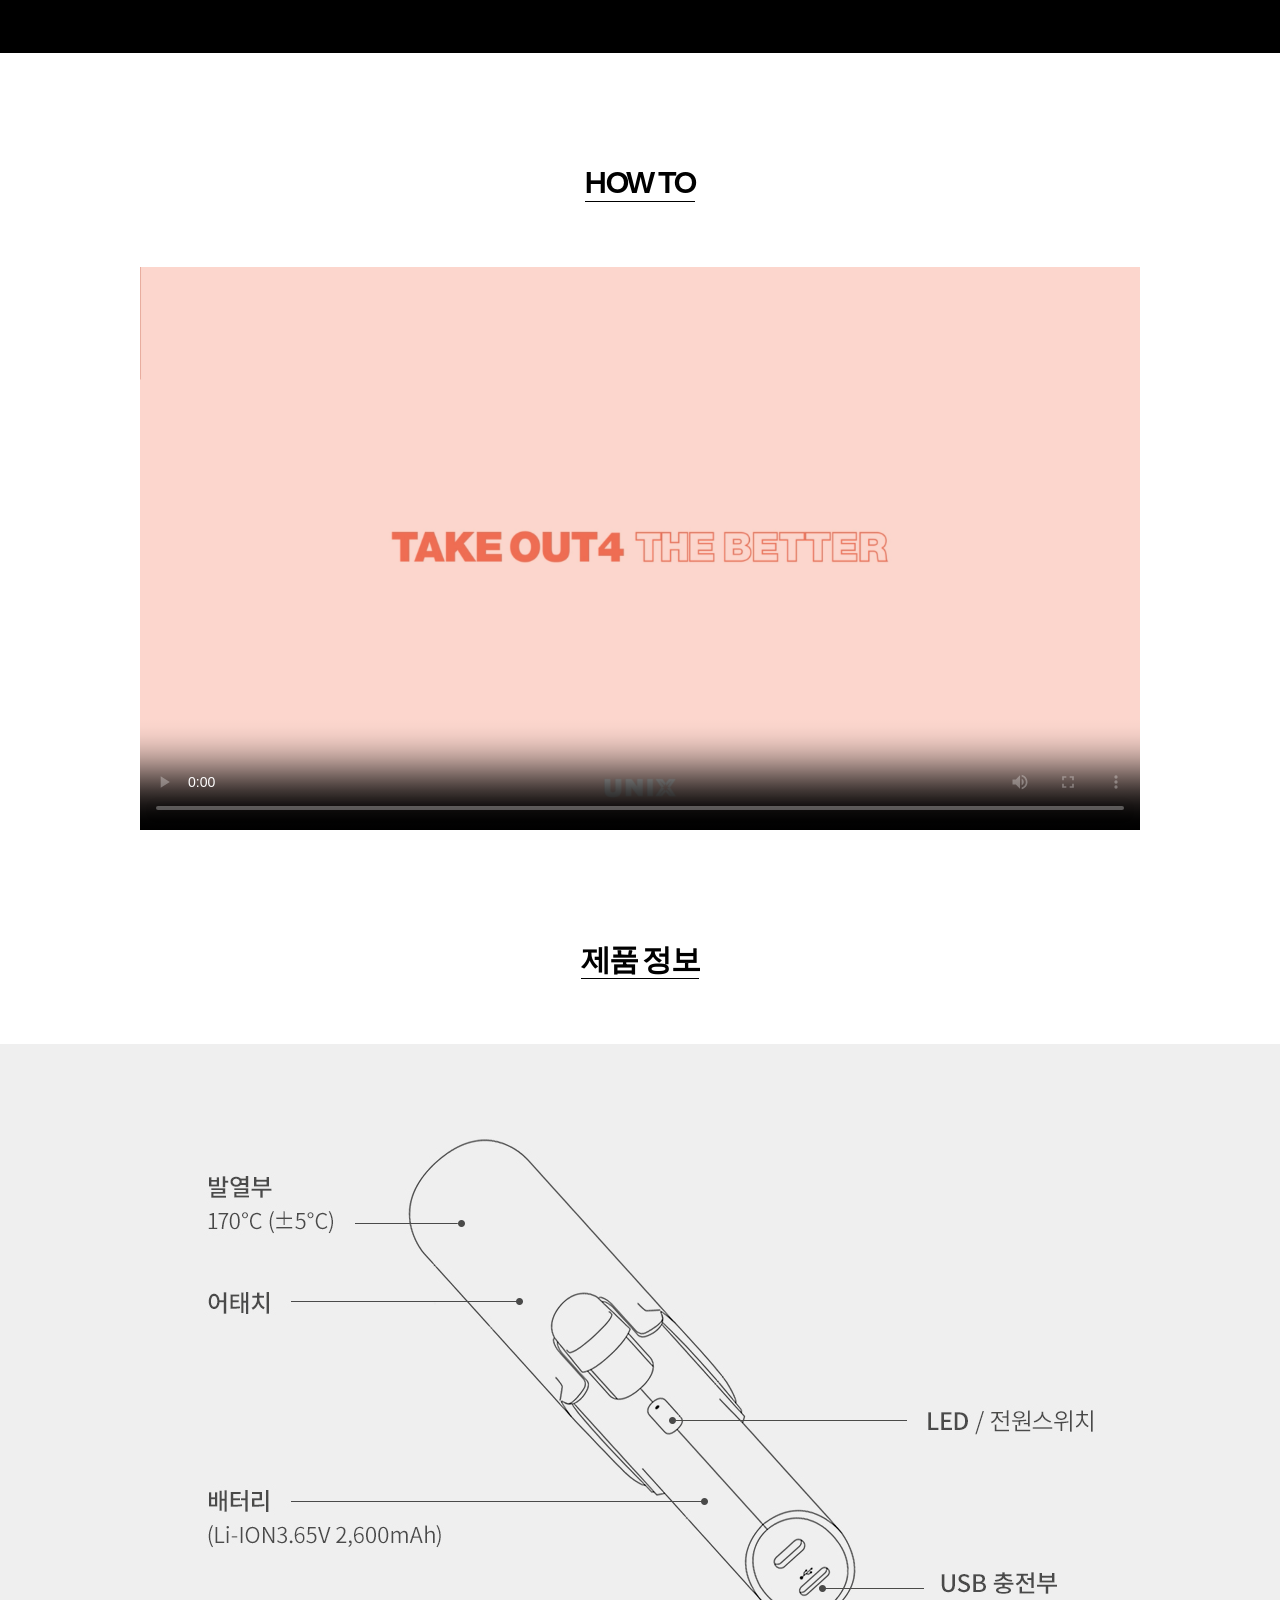
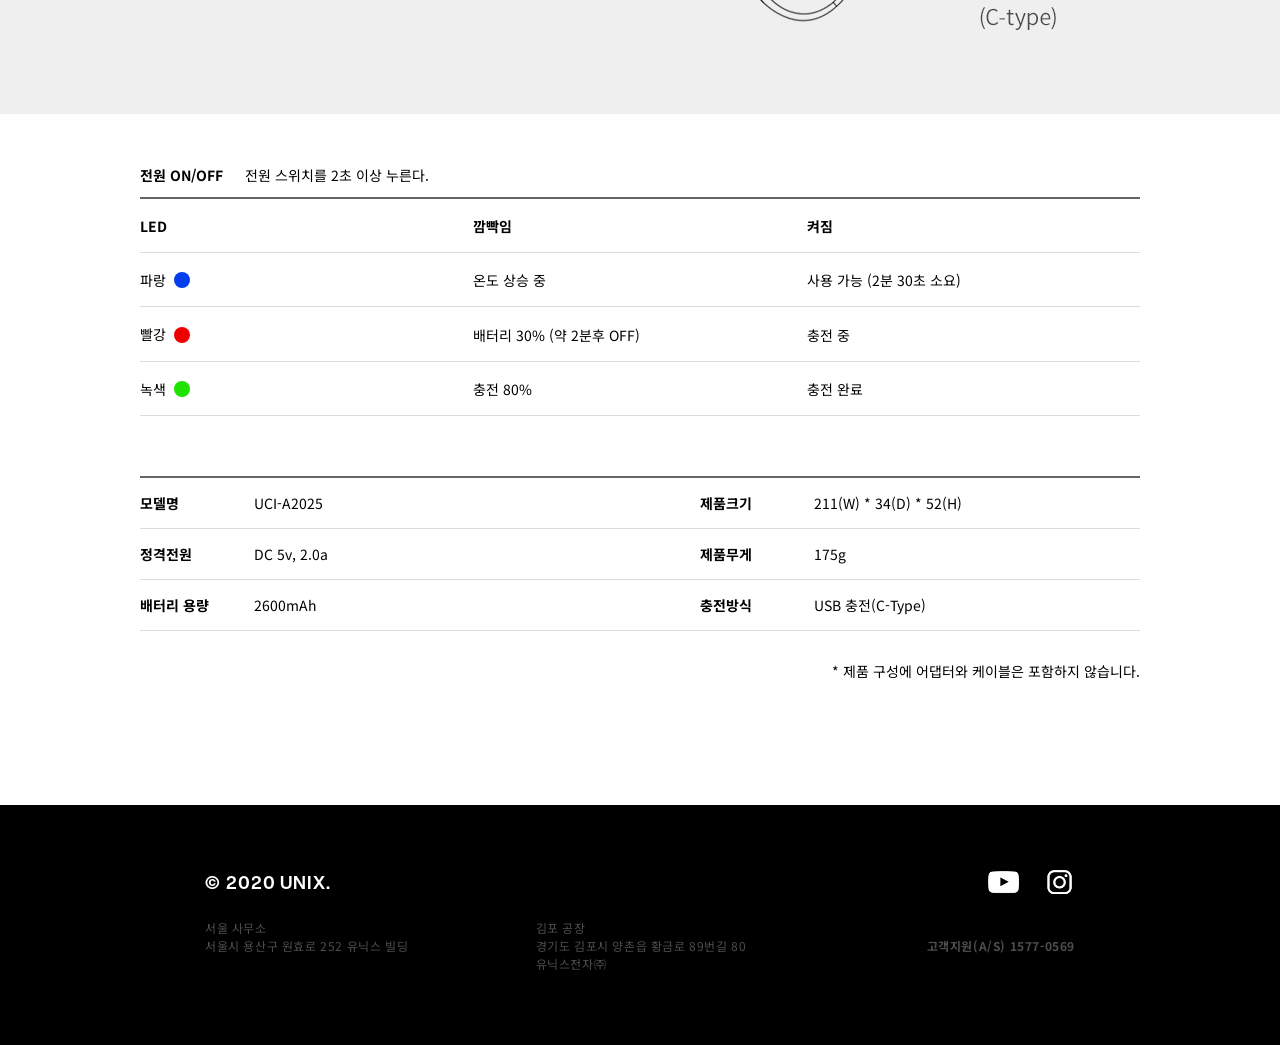
<file: product_sub03.html>
<!DOCTYPE html>
<html lang="ko">
  <head>
	<!-- Global site tag (gtag.js) - Google Analytics -->
	<script async src="https://www.googletagmanager.com/gtag/js?id=UA-140812593-2"></script>
	<script>
	  window.dataLayer = window.dataLayer || [];
	  function gtag(){dataLayer.push(arguments);}
	  gtag('js', new Date());

	  gtag('config', 'UA-140812593-2');
	</script>
	<script type="text/javascript" charset="UTF-8" src="//t1.daumcdn.net/adfit/static/kp.js"></script>
	<script type="text/javascript">
		  kakaoPixel('7155327146440081503').pageView();
	</script>
	<!-- Global site tag (gtag.js) - Google Ads: 739847195 -->
	<script async src="https://www.googletagmanager.com/gtag/js?id=AW-739847195"></script>
	<script>
	  window.dataLayer = window.dataLayer || [];
	  function gtag(){dataLayer.push(arguments);}
	  gtag('js', new Date());

	  gtag('config', 'AW-739847195');
	</script>

    <title>UNIX</title>
	<meta charset="utf-8">
	<meta http-equiv="X-UA-Compatible" content="IE=edge,chrome=1" />
	<meta name="viewport" content="width=device-width, initial-scale=1.0,maximum-scale=1.0, minimum-scale=1.0, user-scalable=no" />
	<link rel="icon" type="image/png" href="./images/unix_favi.ico">
	<link rel="stylesheet" type="text/css" href="./css/owl.carousel.css" />
	<link rel="stylesheet" type="text/css" href="./css/style.css"> 
	<script type="text/javascript" src="./js/jquery-1.11.1.min.js"></script>
	<script type="text/javascript" src="./js/owl.carousel.min.js"></script>		
	<script type="text/javascript" src="./js/design.js"></script>	
	<script type="text/javascript">
	
		function rightconboxH(){
			wWidth = document.body.offsetWidth;
			wHeight = document.body.offsetHeight;	
			hRightconbox = $(".rightconbox").height();

			if ((wWidth+17) < 800){
				$(".sec2 .inner").css("margin-top","0");
				$(".sec1 .pts_1 .sl img").css("height",wHeight-hRightconbox-130);
				$(".rightconbox").css("margin-top",wHeight-hRightconbox-130);

			} else if ((wWidth+17) > 799){
				$(".rightconbox").css("margin-top","-210px");
				$(".sec1 .pts_1 .sl img").css("height",wHeight);
				$(".sec2 .inner").css("margin-top",wHeight);
			}
		}

		$(document).ready(function() {
			
			rightconboxH();

			$(window).scroll(function(){
				sec1Height = $(".section.sec1").height();	

				var st = $(window).scrollTop();			
				var a1 = 0;
				var a2 = 0;
				var a3 = 0;
				var a4 = 0;
				var a5 = 0;
				a0 = sec1Height;	//전체
				a1 = sec1Height-80;	//전체
				a2 = a1*0.1;			//전체에 10%
				a3 = a2*8;				//전체에 80%
				a4 = parseInt(a3*0.1);			//80%에 10%
				a5 = a3*0.01;			//80%에 10%
				a6 = a0*0.01;			//80%에 10%
				st = parseInt(st);

				for (n=1;n<10 ;n++ ){

					if (st > a4*n){
						i = 10-n;
						//$(".topsec .layer").css("opacity","0."+i);
						$(".product_sub .sec1 .pts_1").css({
							//"background-position-x": "center",
							"top": (a6*n)*-1,
							"transition": "all .3s ease-out",
							"opacity": i*0.1
						});
					} else if (st == 0){
						//$(".topsec .layer").css("opacity","1");
						$(".product_sub .sec1 .pts_1").css({
							"top": "0",
							"transition": "all .3s ease-out",
							"opacity": "1"
						});
					}				
				}

				if (st > sec1Height){
					$(".section.sec1").css("background-color","#000");
				} else {
					$(".section.sec1").css("background-color","#f1725f");
				}

				/*ani*/
				for(var ic = 1; ic < 99; ic++) {			
					// 2자리 숫자로 변경
					var ic_txt = '';
					if(ic < 10) ic_txt = '0' + ic;
					else ic_txt = ic;

					try {
						var imgbox = $('.section .ani.an'+ ic_txt).offset().top - 600;
						if(imgbox <= $(window).scrollTop()) {
							
							if (ic_txt == 6){
								$(".section .ani.an06").animate({
									"bottom":"0",
									"opacity":"1"
								},600);	
								
							} else {
								$(".section .ani.an"+ ic_txt).animate({
									"top":"0",
									"opacity":"1"
								},600);
							}
						}
					}catch (err){}
				}

				/* topbtn 이동 */ 
				var dbHeight = document.body.offsetHeight;
				var spBforeF = $(".section.sec7").offset().top;
				var spBforeFH = ($(".section.sec7").height() + 50);
				
				if ( window.pageYOffset > (spBforeF+(spBforeFH-dbHeight)) ) {
					$(".fixbtn").addClass("on");
				} else {
					$(".fixbtn").removeClass("on");
				}
			});	

			$(window).on('resize',function(){
				rightconboxH();
			});

			$(".pts_1").owlCarousel({
				//autoPlay : 5000,
				navigation : true,
				itemsCustom : [[0,1],[700,1]]
			}); 
			$(".pts_2").owlCarousel({
				//autoPlay : 5000,
				navigation : true,
				itemsCustom : [[0,1],[700,1]]
			}); 
			$(".pts_3").owlCarousel({
				//autoPlay : 5000,
				navigation : true,
				itemsCustom : [[0,1],[700,1]]
			}); 

			$(".sec3 .scrollbox").click(function(){
				$(".sec3 .scrollbox .topico").fadeOut();
			});
	    });
    </script>
</head>
<body>
<div class="container product_sub">
	<!-- header -->
	<div class="header black">
		<h1 class="logo"><a href="./index.html" alt="TAKE OUT 4"></a></h1>
		<a href="javascript:void(0);" class="mobbtn addbtn"></a>
		<div class="rightbtn">
			<a href="https://www.youtube.com/channel/UC6wYXv6ZEb406EXhjVlDMdQ" target="_blank" class="utb" alt="utub"></a><a href="https://www.instagram.com/unixelec/" target="_blank" class="instar" alt="instargram"></a>
		</div>

		<a href="javascript:void(0);" class="mobbtn openmenu"></a>		
		<div class="menu">
			<a href="javascript:void(0);" class="closebtn"></a>
			<ul>
				<li><a href="./index.html#page2"><span>TAKE OUT STORY</span></a></li>
				<li><a href="./product.html"><span>THE BETTER IRON</span></a></li>
				<li class="active">
					<a href="./product_sub01.html"><span>PRODUCT</span></a>
					<div class="sub">
						<ul>
							<li><a href="./product_sub01.html">FLAT</a></li>
							<li><a href="./product_sub02.html">MULTI FLAT</a></li>
							<li class="on"><a href="./product_sub03.html">ROUND</a></li>
							<li><a href="./product_sub04.html">MULTI ROUND</a></li>
							<li><a href="./product_sub05.html">BRUSH</a></li>
						</ul>
					</div>
				</li>
				<li><a href="./event.html"><span>EVENT</span></a></li>
				<li><a href="./review.html"><span>REVIEW</span></a></li>
			</ul>
			<div class="bottom">
				<h2>© 2020 UNIX.</h2>
				<span class="mrightbtn"><a href="https://www.youtube.com/channel/UC6wYXv6ZEb406EXhjVlDMdQ" target="_blank" class="utb" alt="utub"></a><a href="https://www.instagram.com/unixelec/" target="_blank" class="instar" alt="instargram"></a></span>
			</div>
		</div>
		<div class="blackbg"></div>
	</div>

	<!-- contants -->
	<div class="contents">		
	    <div class="section sec1">
	    	<div id="main-owl-carousel" class="slide_prod_sub3_sl1 pts_1" >
				<div class="sl s1">
					<img src="./images/product/sub/prodsub1_sec1_slide_blank.png" alt="" class="web" />
					<img src="./images/product/sub/prodsub1_sec1_slide_blank_m.png" alt="" class="mob" />
				</div>
				<div class="sl s2">
					<img src="./images/product/sub/prodsub1_sec1_slide_blank.png" alt="" class="web" />
					<img src="./images/product/sub/prodsub1_sec1_slide_blank_m.png" alt="" class="mob" />
				</div>
				<div class="sl s3">
					<img src="./images/product/sub/prodsub1_sec1_slide_blank.png" alt="" class="web" />
					<img src="./images/product/sub/prodsub1_sec1_slide_blank_m.png" alt="" class="mob" />
				</div>
				<div class="sl s4">
					<img src="./images/product/sub/prodsub1_sec1_slide_blank.png" alt="" class="web" />
					<img src="./images/product/sub/prodsub1_sec1_slide_blank_m.png" alt="" class="mob" />
				</div>
				<div class="sl s5">
					<img src="./images/product/sub/prodsub1_sec1_slide_blank.png" alt="" class="web" />
					<img src="./images/product/sub/prodsub1_sec1_slide_blank_m.png" alt="" class="mob" />
				</div>
				<div class="sl s6">
					<img src="./images/product/sub/prodsub1_sec1_slide_blank.png" alt="" class="web" />
					<img src="./images/product/sub/prodsub1_sec1_slide_blank_m.png" alt="" class="mob" />
				</div>
			</div>			
	    </div>

		<div class="rightconbox">
			<h2>ROUND</h2>
			<p class="sm">UCI-A2025<br/><span>ROUND</span><br/>WAVY</p>
			<p class="mt">“언제나 당당하게”<br/>가끔은 기죽는 날이 있지.<br/><span>하지만 괜찮아 언제나 당당해져도 돼.</span><span class="bl">자신감을 불어넣는 헤어스타일링.</span>ROUND Iron</p>
			<a href="https://www.oliveyoung.co.kr/store/G.do?goodsNo=A000000140949" target="_blank">BUY NOW</a>
		</div>

	    <div class="section sec2">
			<div class="inner">
				<div class="mn">
					<h2>ROUND</h2>
					<p class="smtit">UCI-A2025<span>CARROT RED</span>WAVY</p>
				</div>
				<div class="movie">
					<video controls class="bg_video" poster="./images/unix_takeout4_movie_cover.jpg">
						<source src="./images/unix_takeout4_movie.mp4" type="video/mp4">
					</video>
					<img src="./images/product/sub/prodsub1_sec2_mov_blank.png" alt="" />
				</div>
				<p class="txt ani an01">더 뜨거운 온도<br/>더 편한 사용<br/>더 감각적인 디자인</p>
			</div>
			<div class="bgimg ani an02">
				<img src="./images/product/sub/prodsub3_sec2_img1.png" alt="" class="web" />
				<img src="./images/product/sub/prodsub3_sec2_img1_m.png" alt="" class="mob" />
			</div>
	    </div>
		<div class="section sec3">
	    	<div class="inner">
				<div class="chkpbox ani an03">
					<h3><span>Check Point</span></h3>
					<div class="scrollbox">
						<div class="cover">
							<ul>
								<li>USB <br/>충전<span>(C-type)</span></li>
								<li>빠른 <br/>온도 상승</li>
								<li>30분 <br/>연속 사용</li>
								<li>가벼운 <br/>무게</li>
								<li>큐티클 <br/>손상방지</li>
							</ul>
						</div>
						<span class="topico"></span>
					</div>
				</div>
	    		<div class="flbox bx1 ani an04">
					<div class="txtbox">
						<h2>외출 전에 꼭<br/>챙겨야 하는 이유</h2>
						<p>거추장스러운 긴 코드를 잘라버리고<br/>간편한 USB 충전 방식이라 깔끔하고 간편하다.<br/>언제 어디에서 필요할지 모르는데 <br/>코드를 칭칭 감은 채 가방에 넣고 다니기엔 부담스러우니까.<br/>에코백에 무심하게 툭 넣고 나간다면 <br/>분명 필요한 순간이 올 것이다.</p>
					</div>
					<div class="imgbox">
						<img src="./images/product/sub/prodsub3_sec3_img1.jpg" alt="" class="web" />
						<img src="./images/product/sub/prodsub3_sec3_img1_m.jpg" alt="" class="mob" />
					</div>
				</div>
				<div class="flbox bx2">
					<div class="txtbox right ani an07">
						<h2>뭘 망설여<br/> 3분이면<br/><span>충분하잖아</span></h2>
						<p>하루를 마치고 집에 도착하기 30분 전 <br/>갑자기 약속이 생겼다. <br/>집에 들렀다 가기엔 귀찮고 이대로 가자니 <br/>하루 종일 시달린 몰골이 조금 마음에 걸리던 순간 <br/>아침에 챙겨 나온 테이크아웃 4 전원을 킨다.</p>
					</div>
					<div id="main-owl-carousel" class="slide_prod_sub3_sl2 pts_2 ani an05" >
						<div class="sl s1">
							<img src="./images/product/sub/prodsub3_sec3_slide1.jpg" alt="" class="web" />
							<img src="./images/product/sub/prodsub3_sec3_slide1_m.jpg" alt="" class="mob" />
						</div>
						<div class="sl s2">
							<img src="./images/product/sub/prodsub3_sec3_slide2.jpg" alt="" class="web" />
							<img src="./images/product/sub/prodsub3_sec3_slide2_m.jpg" alt="" class="mob" />
						</div>
						<div class="sl s2">
							<img src="./images/product/sub/prodsub3_sec3_slide3.jpg" alt="" class="web" />
							<img src="./images/product/sub/prodsub3_sec3_slide3_m.jpg" alt="" class="mob" />
						</div>
					</div>
					<ul class="ani an06">
						<li>* 배터리가 완전히 방전되면 LED가 꺼집니다.</li>
						<li>* 충전 중에는 사용할 수 없습니다.</li>
						<li>* 충전 시간은 아답터, 케이블 사양에 따라 다를 수 있습니다.</li>
					</ul>
				</div>
				<div class="flbox bx3 ani an08">
					<div class="txtbox">
						<h2>30분으로<br/>완벽한 비주얼</h2>
						<p>필요한 순간 바로 꺼내 30분으로 완벽한 비주얼 완성. <br/>상황에 따라 기분에 따라 옷차림에 따라 <br/>스타일링을 자유롭게 할 수 있다는 점에서 <br/>테이크아웃 4는 매일 가지고 다니고 싶은 아이템이다.</p>
					</div>
					<div class="imgbox ani an09">
						<img src="./images/product/sub/prodsub3_sec3_img2.png" alt="" class="web" />
						<img src="./images/product/sub/prodsub3_sec3_img2_m.png" alt="" class="mob" />
					</div>
				</div>
	    	</div>
	    </div>
		<div class="section sec4">
	    	<div class="inner">
	    		<h2>헤어 스타일러이자<br/>비주얼 스타일러</h2>
				<p>발열판 특수 코팅으로 모발 손상은 줄여주면서 <span>원하는 스타일을 만들어주는 테이크아웃 4 .</span><br/><span>아침에 집을 나설 때, 점심에 친구를 만날 때, </span> <span>오후에 요가를 갈 때, <br/>저녁에 약속이 있을 때</span> <span>비주얼을 완성하고 싶은 순간에 꺼내자.</span><br/> <span>오늘 OOTD에 찰떡궁합 스타일은 어떤 걸까?</span></p>
				<div id="main-owl-carousel" class="slide_prod_sub3_sl3 pts_3" >
					<div class="sl s1">
						<img src="./images/product/sub/prodsub3_sec4_slide1.jpg" alt="" class="web" />
						<img src="./images/product/sub/prodsub3_sec4_slide1_m.jpg" alt="" class="mob" />
					</div>
					<div class="sl s2">
						<img src="./images/product/sub/prodsub3_sec4_slide2.jpg" alt="" class="web" />
						<img src="./images/product/sub/prodsub3_sec4_slide2_m.jpg" alt="" class="mob" />
					</div>
					<div class="sl s3">
						<img src="./images/product/sub/prodsub3_sec4_slide3.jpg" alt="" class="web" />
						<img src="./images/product/sub/prodsub3_sec4_slide3_m.jpg" alt="" class="mob" />
					</div>
					<div class="sl s4">
						<img src="./images/product/sub/prodsub3_sec4_slide4.jpg" alt="" class="web" />
						<img src="./images/product/sub/prodsub3_sec4_slide4_m.jpg" alt="" class="mob" />
					</div>
					<div class="sl s5">
						<img src="./images/product/sub/prodsub3_sec4_slide5.jpg" alt="" class="web" />
						<img src="./images/product/sub/prodsub3_sec4_slide5_m.jpg" alt="" class="mob" />
					</div>
				</div>
	    	</div>
	    </div>
		<div class="section sec5">
	    	<div class="inner">
	    		<h2><span>HOW TO</span></h2>
				<div class="movie">
					<video controls class="bg_video" poster="./images/product/sub/howto_round_cover.jpg">
						<source src="./images/product/sub/howto_round.mp4" type="video/mp4">
					</video>
					<img src="./images/product/sub/prodsub1_sec2_mov_blank.png" alt="" />
				</div>
				<h2 class="last"><span>제품 정보</span></h2>
	    	</div>
	    </div>
		<div class="section sec6">
	    	<div class="inner">
	    		<div class="imgbox">
					<img src="./images/product/sub/prodsub3_sec6_img1.jpg" alt="" class="web" />
					<img src="./images/product/sub/prodsub3_sec6_img1_m.jpg" alt="" class="mob" />
				</div>
	    	</div>
	    </div>
		<div class="section sec7">
	    	<div class="inner">
				<p class="totxt"><span>전원 ON/OFF </span>전원 스위치를 2초 이상 누른다.</p>
				<ul class="firtable">
					<li><span>LED</span><span>깜빡임</span><span>켜짐</span></li>
					<li><span>파랑<em class="rou blue"></em></span><span>온도 상승 중</span><span>사용 가능 <em>(2분 30초 소요)</em></span></li>
					<li><span>빨강<em class="rou red"></em></span><span>배터리 30% <em>(약 2분후 OFF)</em></span><span>충전 중</span></li>
					<li><span>녹색<em class="rou green"></em></span><span>충전 80%</span><span>충전 완료</span></li>
				</ul>
	    		<ul class="sectable">
					<li><span>모델명</span>UCI-A2025</li>
					<li><span>제품크기</span>211(W) * 34(D) <em>* 52(H)</em></li>
					<li><span>정격전원</span>DC 5v, 2.0a</li>
					<li><span>제품무게</span>175g</li>
					<li><span>배터리 용량</span>2600mAh</li>
					<li><span>충전방식</span>USB 충전(C-Type)</li>
				</ul>
				<p class="smtxt">* 제품 구성에 어댑터와 케이블은 포함하지 않습니다.</p>
	    	</div>
	    </div>		
	</div>
	<div class="fixbtn"><a href="https://www.oliveyoung.co.kr/store/G.do?goodsNo=A000000140949" target="_blank">BUY NOW</a></div>

	<!-- footer -->
	<div class="footer">
		<div class="inner">
			<div class="top">
				<h1>© 2020 UNIX.</h1>
				<p><a href="https://www.youtube.com/channel/UC6wYXv6ZEb406EXhjVlDMdQ" target="_blank" class="utb" alt="utub"></a><a href="https://www.instagram.com/unixelec/" target="_blank" class="instar" alt="instargram"></a></p>
			</div>
			<ul class="txtarea">
				<li>서울 사무소 <br/>서울시 용산구 원효로 252 유닉스 빌딩</li>
				<li>김포 공장<br/>경기도 김포시 양촌읍 황금로 89번길 80<br/>유닉스전자㈜</li>
				<li><strong>고객지원(A/S) 1577-0569</strong></li>
			</ul>
		</div>
	</div>
</div>
</body>
</html>
</file>
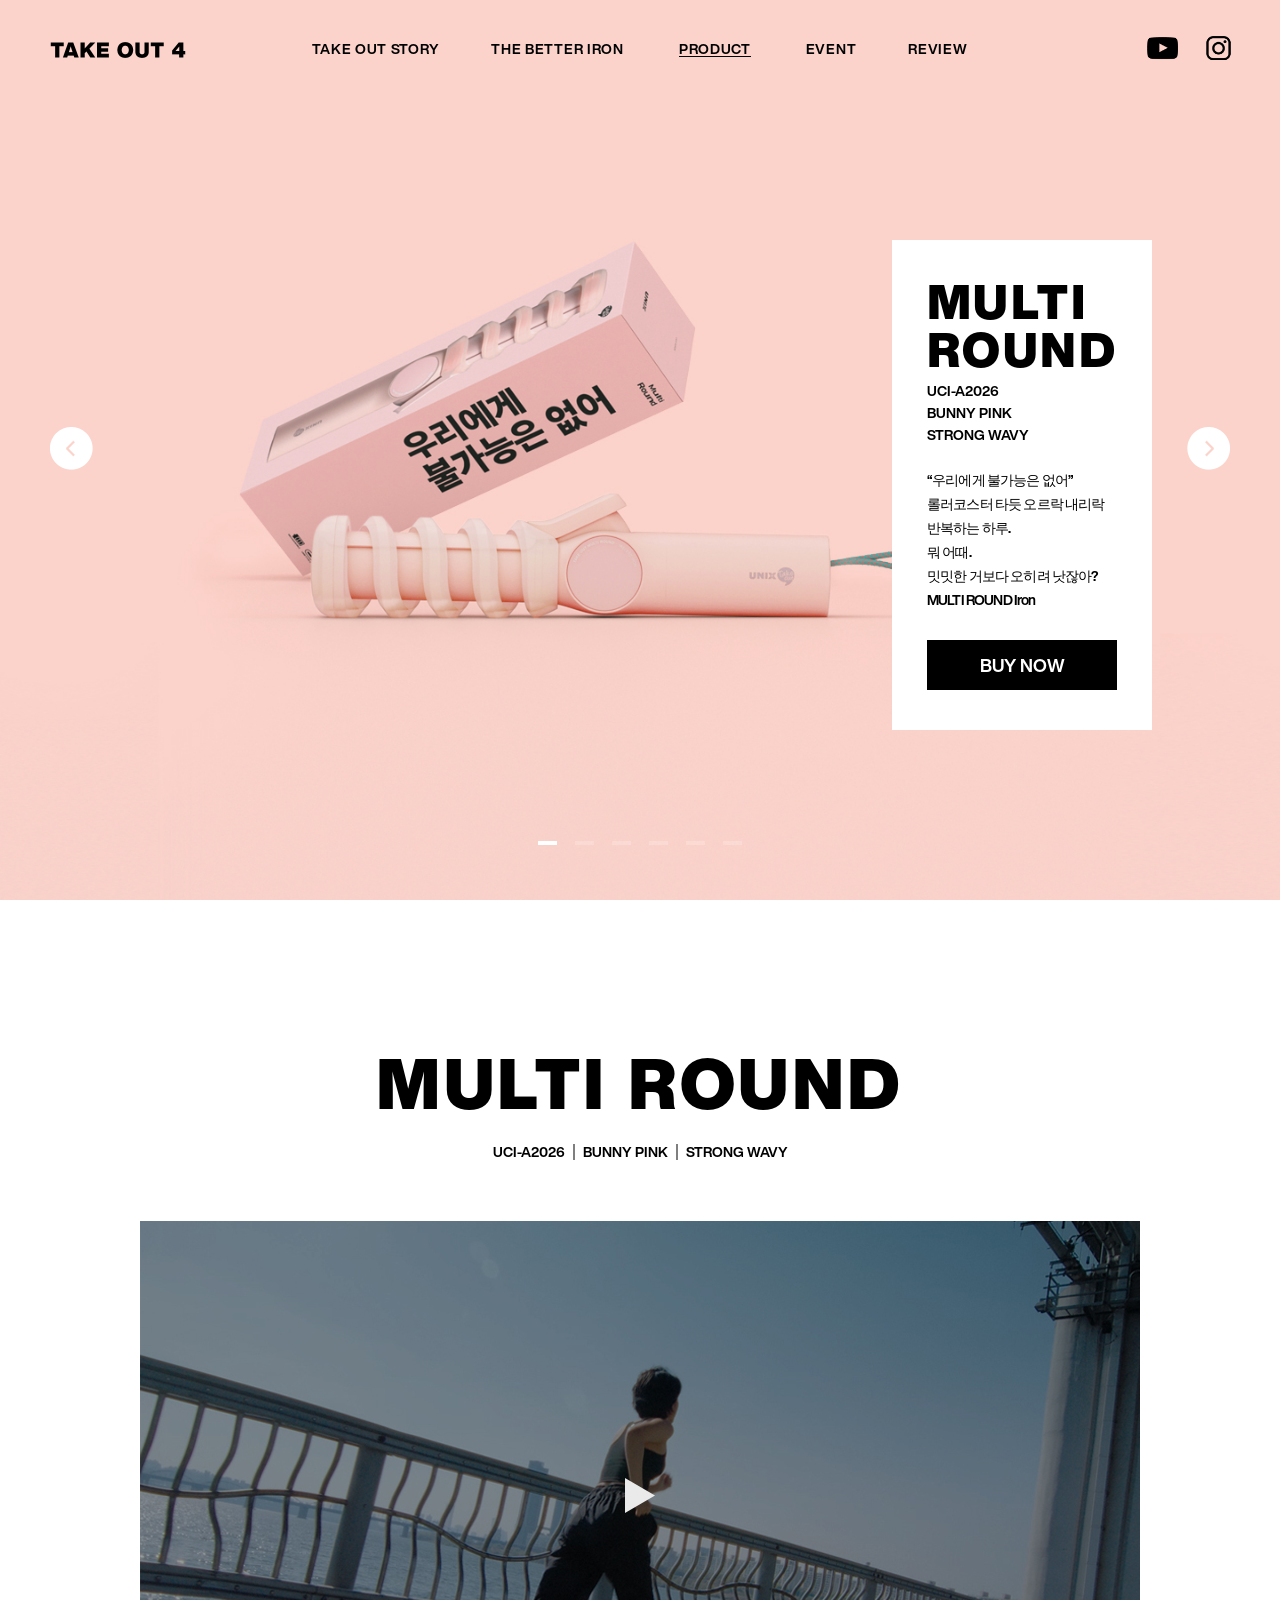
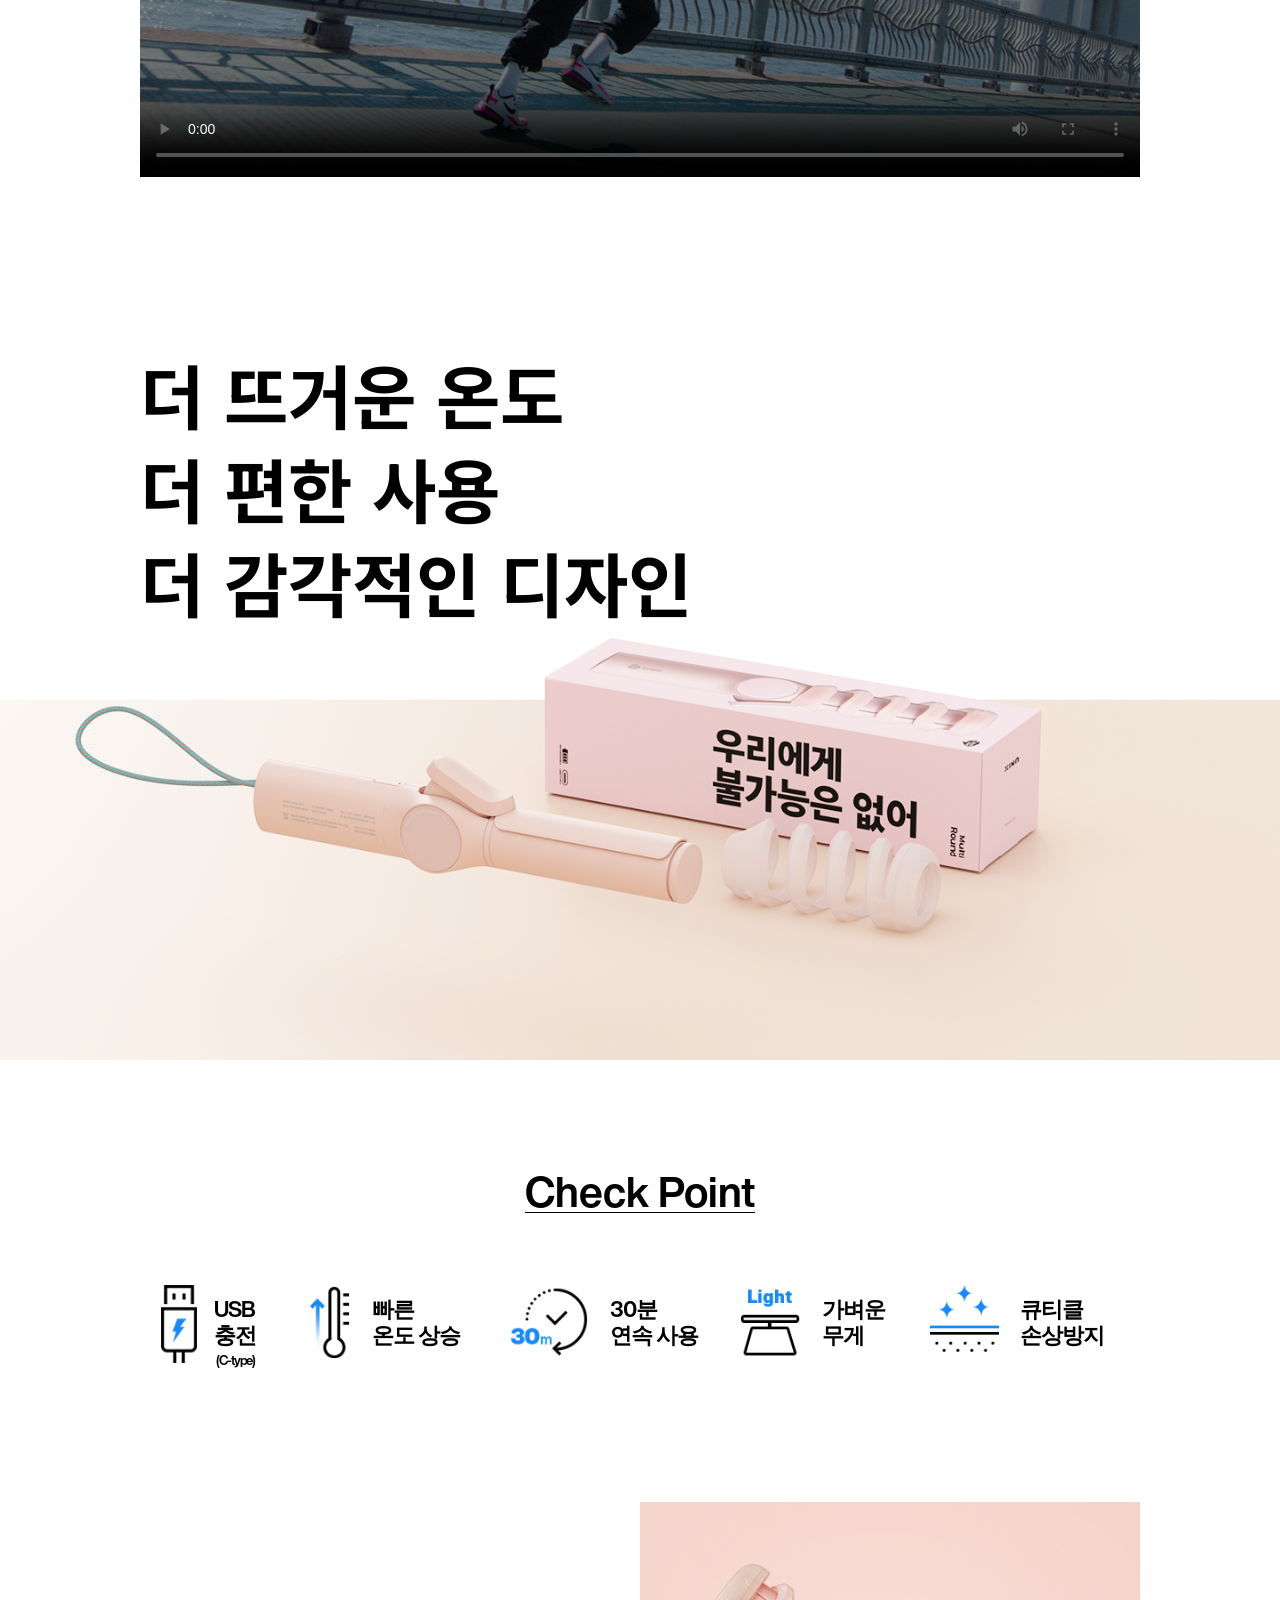
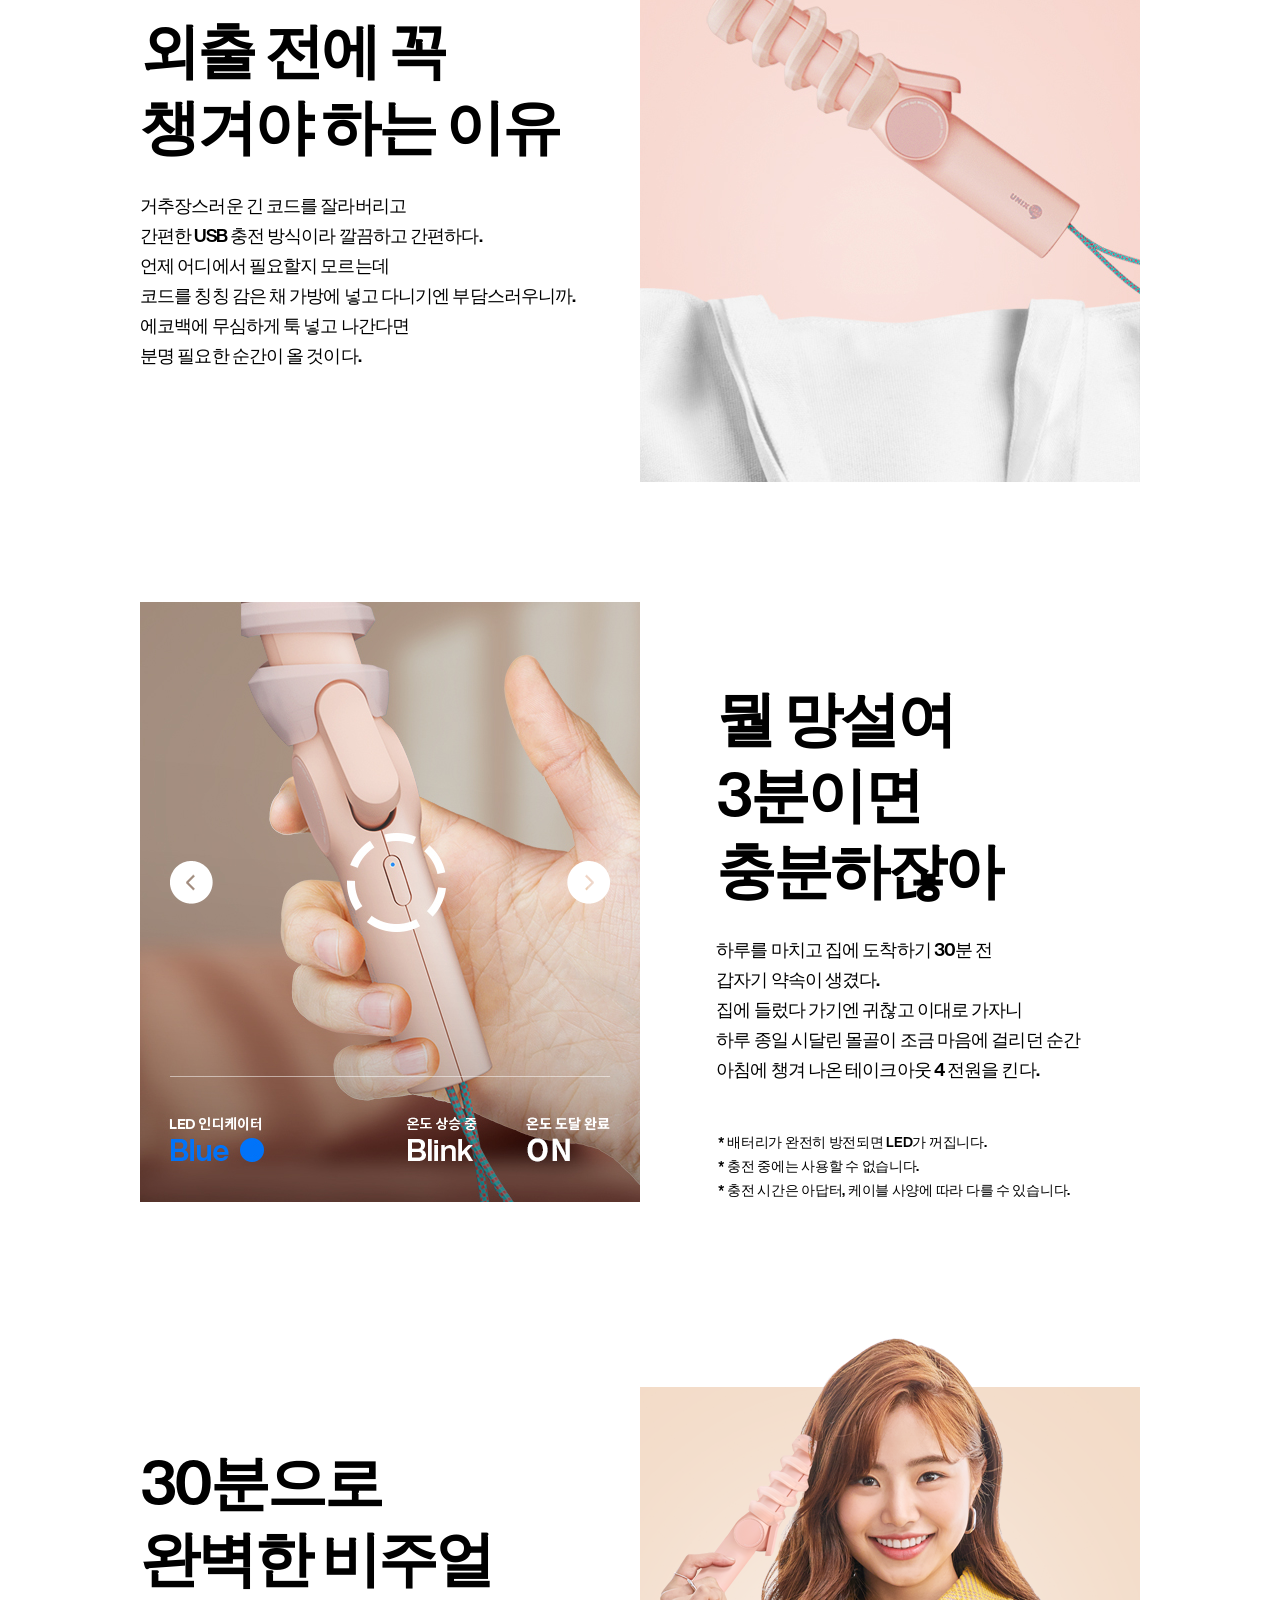
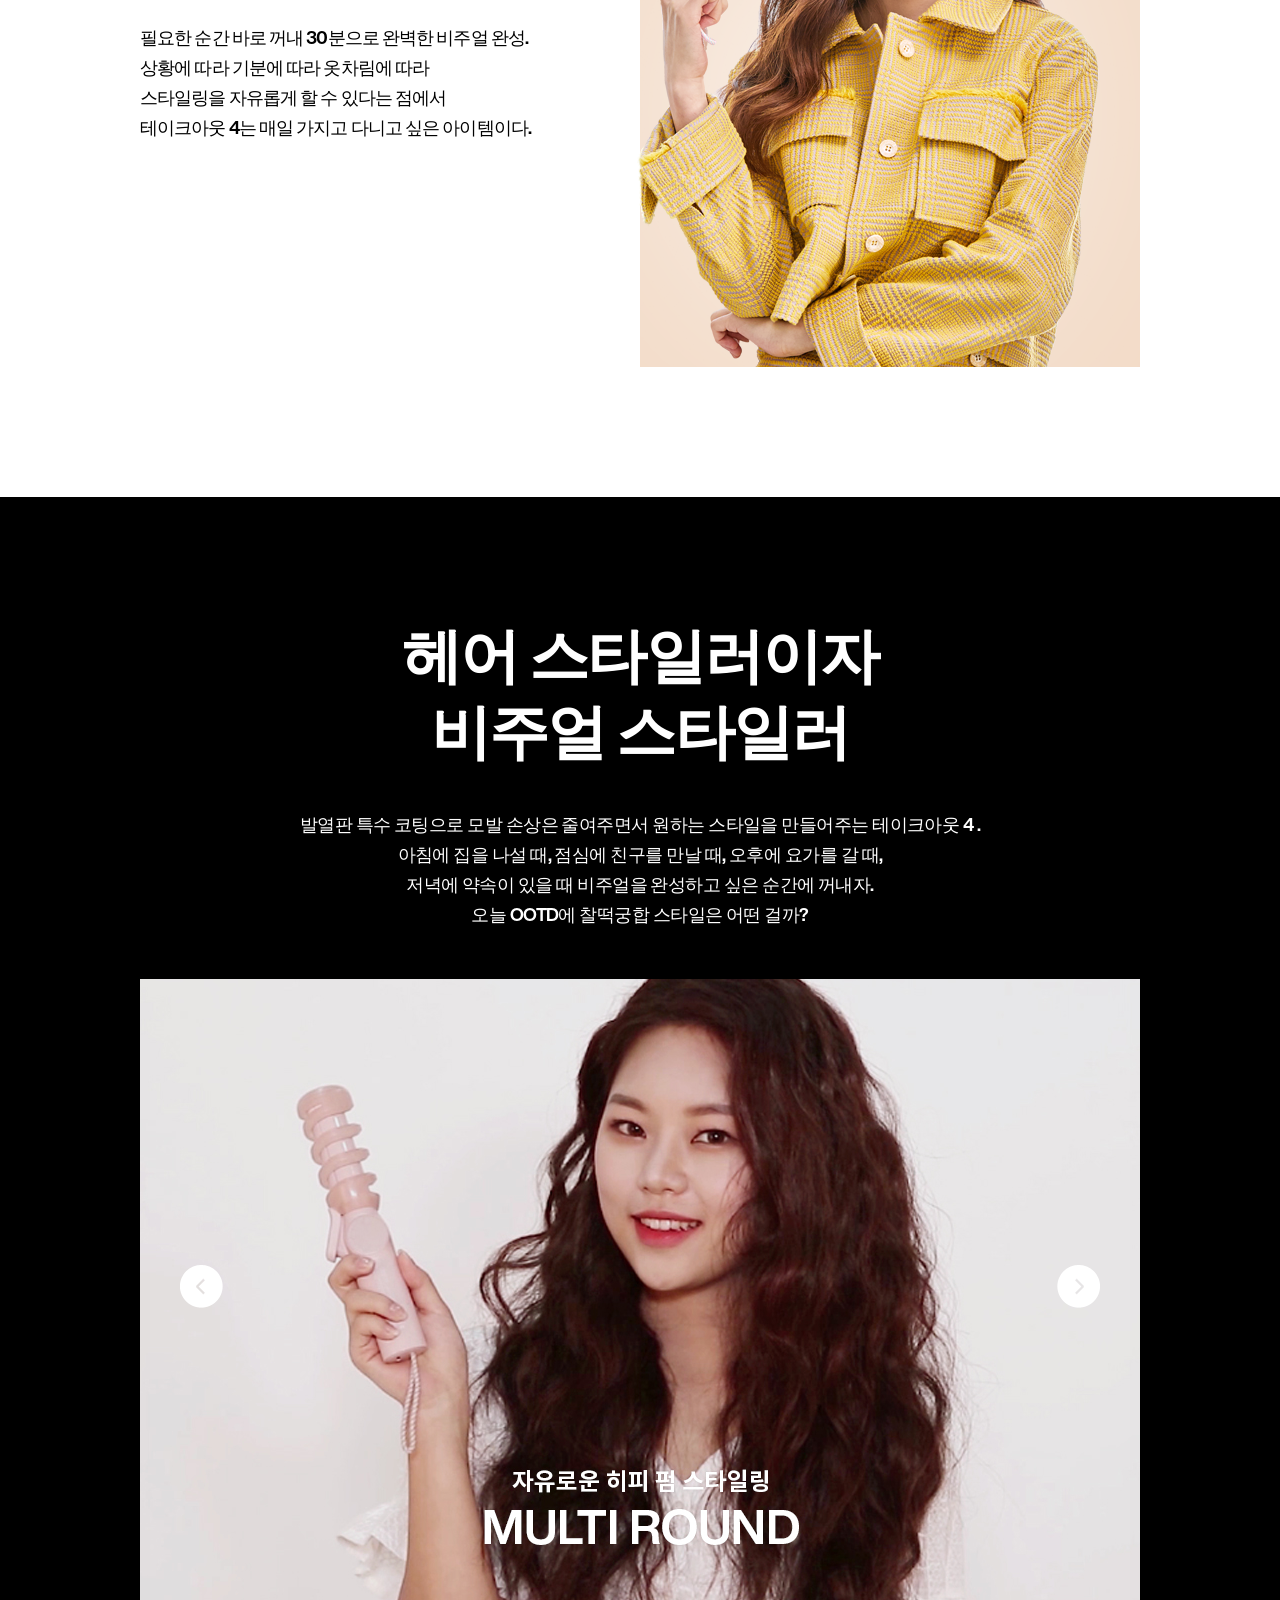
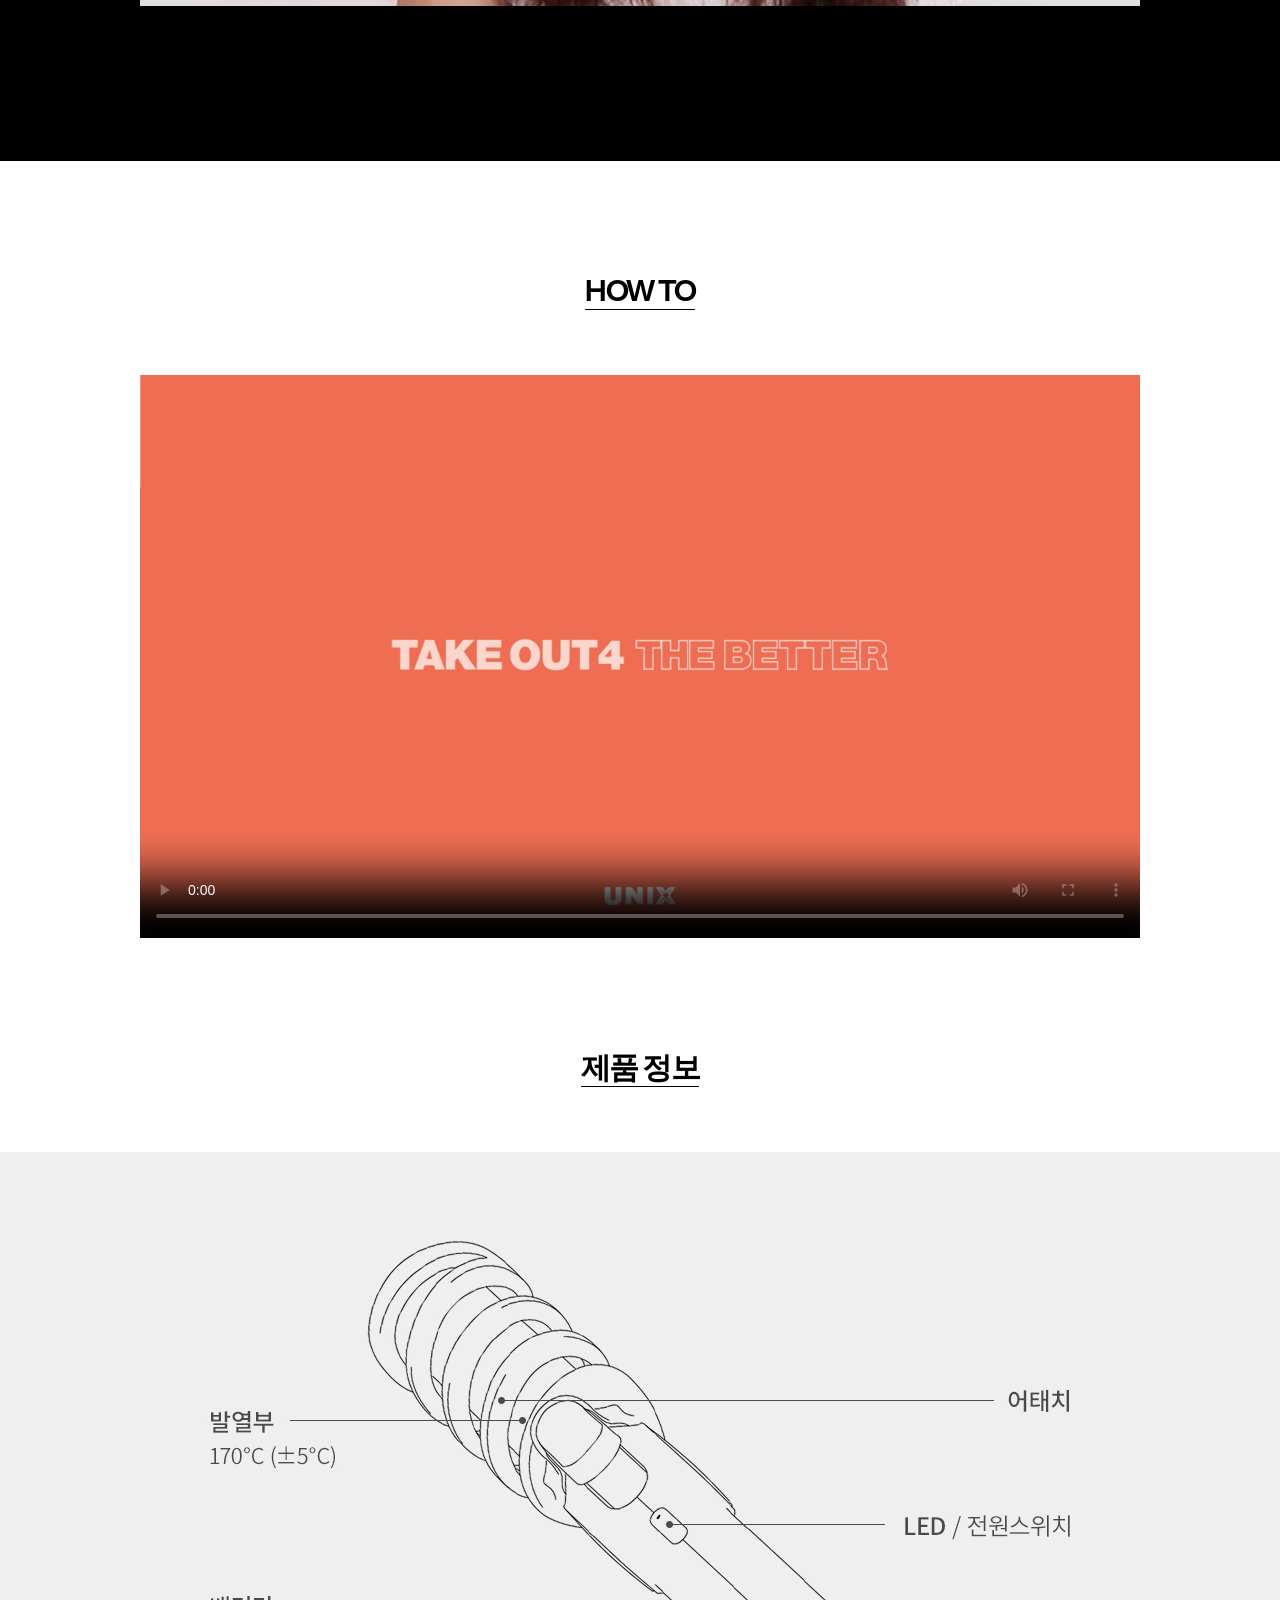
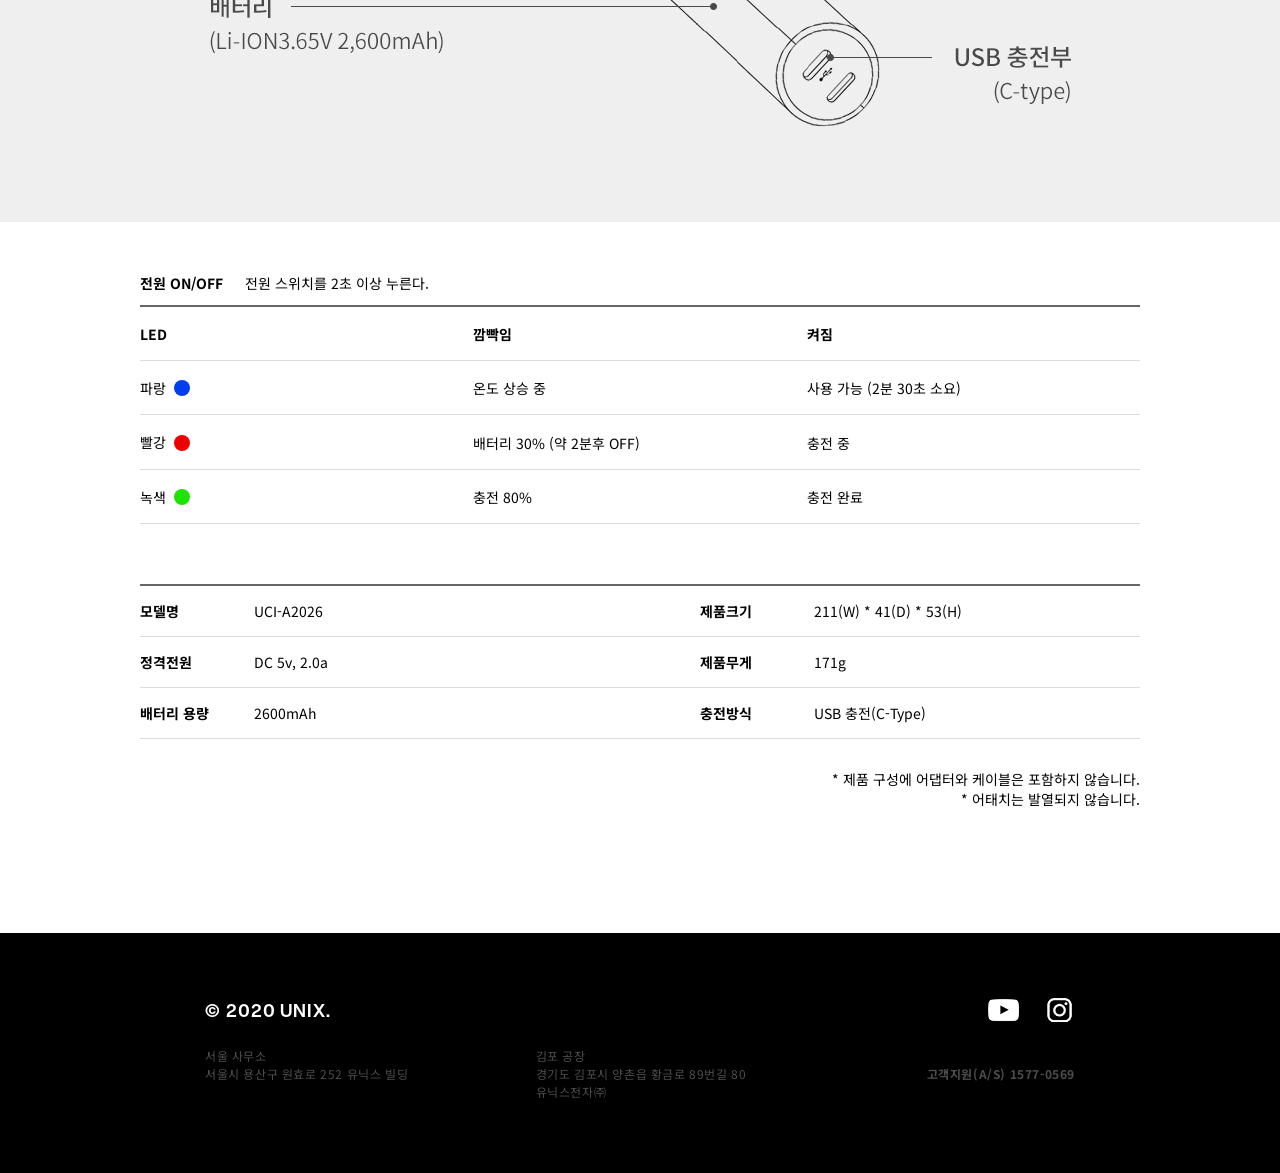
<file: product_sub04.html>
<!DOCTYPE html>
<html lang="ko">
  <head>
	<!-- Global site tag (gtag.js) - Google Analytics -->
	<script async src="https://www.googletagmanager.com/gtag/js?id=UA-140812593-2"></script>
	<script>
	  window.dataLayer = window.dataLayer || [];
	  function gtag(){dataLayer.push(arguments);}
	  gtag('js', new Date());

	  gtag('config', 'UA-140812593-2');
	</script>
	<script type="text/javascript" charset="UTF-8" src="//t1.daumcdn.net/adfit/static/kp.js"></script>
	<script type="text/javascript">
		  kakaoPixel('7155327146440081503').pageView();
	</script>
	<!-- Global site tag (gtag.js) - Google Ads: 739847195 -->
	<script async src="https://www.googletagmanager.com/gtag/js?id=AW-739847195"></script>
	<script>
	  window.dataLayer = window.dataLayer || [];
	  function gtag(){dataLayer.push(arguments);}
	  gtag('js', new Date());

	  gtag('config', 'AW-739847195');
	</script>

    <title>UNIX</title>
	<meta charset="utf-8">
	<meta http-equiv="X-UA-Compatible" content="IE=edge,chrome=1" />
	<meta name="viewport" content="width=device-width, initial-scale=1.0,maximum-scale=1.0, minimum-scale=1.0, user-scalable=no" />
	<link rel="icon" type="image/png" href="./images/unix_favi.ico">
	<link rel="stylesheet" type="text/css" href="./css/owl.carousel.css" />
	<link rel="stylesheet" type="text/css" href="./css/style.css"> 
	<script type="text/javascript" src="./js/jquery-1.11.1.min.js"></script>
	<script type="text/javascript" src="./js/owl.carousel.min.js"></script>		
	<script type="text/javascript" src="./js/design.js"></script>	
	<script type="text/javascript">
	
		function rightconboxH(){
			wWidth = document.body.offsetWidth;
			wHeight = document.body.offsetHeight;	
			hRightconbox = $(".rightconbox").height();

			if ((wWidth+17) < 800){
				$(".sec2 .inner").css("margin-top","0");
				$(".sec1 .pts_1 .sl img").css("height",wHeight-hRightconbox-130);
				$(".rightconbox").css("margin-top",wHeight-hRightconbox-130);

			} else if ((wWidth+17) > 799){
				$(".rightconbox").css("margin-top","-210px");
				$(".sec1 .pts_1 .sl img").css("height",wHeight);
				$(".sec2 .inner").css("margin-top",wHeight);
			}
		}

		$(document).ready(function() {
			
			rightconboxH();

			$(window).scroll(function(){
				sec1Height = $(".section.sec1").height();	

				var st = $(window).scrollTop();			
				var a1 = 0;
				var a2 = 0;
				var a3 = 0;
				var a4 = 0;
				var a5 = 0;
				a0 = sec1Height;	//전체
				a1 = sec1Height-80;	//전체
				a2 = a1*0.1;			//전체에 10%
				a3 = a2*8;				//전체에 80%
				a4 = parseInt(a3*0.1);			//80%에 10%
				a5 = a3*0.01;			//80%에 10%
				a6 = a0*0.01;			//80%에 10%
				st = parseInt(st);

				for (n=1;n<10 ;n++ ){

					if (st > a4*n){
						i = 10-n;
						//$(".topsec .layer").css("opacity","0."+i);
						$(".product_sub .sec1 .pts_1").css({
							//"background-position-x": "center",
							"top": (a6*n)*-1,
							"transition": "all .3s ease-out",
							"opacity": i*0.1
						});
					} else if (st == 0){
						//$(".topsec .layer").css("opacity","1");
						$(".product_sub .sec1 .pts_1").css({
							"top": "0",
							"transition": "all .3s ease-out",
							"opacity": "1"
						});
					}				
				}

				if (st > sec1Height){
					$(".section.sec1").css("background-color","#000");
				} else {
					$(".section.sec1").css("background-color","#fbd3cb");
				}

				/*ani*/
				for(var ic = 1; ic < 99; ic++) {			
					// 2자리 숫자로 변경
					var ic_txt = '';
					if(ic < 10) ic_txt = '0' + ic;
					else ic_txt = ic;

					try {
						var imgbox = $('.section .ani.an'+ ic_txt).offset().top - 600;
						if(imgbox <= $(window).scrollTop()) {
							
							if (ic_txt == 6){
								$(".section .ani.an06").animate({
									"bottom":"0",
									"opacity":"1"
								},600);	
								
							} else {
								$(".section .ani.an"+ ic_txt).animate({
									"top":"0",
									"opacity":"1"
								},600);
							}
						}
					}catch (err){}
				}

				/* topbtn 이동 */ 
				var dbHeight = document.body.offsetHeight;
				var spBforeF = $(".section.sec7").offset().top;
				var spBforeFH = ($(".section.sec7").height() + 50);
				
				if ( window.pageYOffset > (spBforeF+(spBforeFH-dbHeight)) ) {
					$(".fixbtn").addClass("on");
				} else {
					$(".fixbtn").removeClass("on");
				}
			});	

			$(window).on('resize',function(){
				rightconboxH();
			});

			$(".pts_1").owlCarousel({
				//autoPlay : 5000,
				navigation : true,
				itemsCustom : [[0,1],[700,1]]
			}); 
			$(".pts_2").owlCarousel({
				//autoPlay : 5000,
				navigation : true,
				itemsCustom : [[0,1],[700,1]]
			}); 
			$(".pts_3").owlCarousel({
				//autoPlay : 5000,
				navigation : true,
				itemsCustom : [[0,1],[700,1]]
			}); 

			$(".sec3 .scrollbox").click(function(){
				$(".sec3 .scrollbox .topico").fadeOut();
			});
	    });
    </script>
</head>
<body>
<div class="container product_sub">
	<!-- header -->
	<div class="header black">
		<h1 class="logo"><a href="./index.html" alt="TAKE OUT 4"></a></h1>
		<a href="javascript:void(0);" class="mobbtn addbtn"></a>
		<div class="rightbtn">
			<a href="https://www.youtube.com/channel/UC6wYXv6ZEb406EXhjVlDMdQ" target="_blank" class="utb" alt="utub"></a><a href="https://www.instagram.com/unixelec/" target="_blank" class="instar" alt="instargram"></a>
		</div>

		<a href="javascript:void(0);" class="mobbtn openmenu"></a>		
		<div class="menu">
			<a href="javascript:void(0);" class="closebtn"></a>
			<ul>
				<li><a href="./index.html#page2"><span>TAKE OUT STORY</span></a></li>
				<li><a href="./product.html"><span>THE BETTER IRON</span></a></li>
				<li class="active">
					<a href="./product_sub01.html"><span>PRODUCT</span></a>
					<div class="sub">
						<ul>
							<li><a href="./product_sub01.html">FLAT</a></li>
							<li><a href="./product_sub02.html">MULTI FLAT</a></li>
							<li><a href="./product_sub03.html">ROUND</a></li>
							<li class="on"><a href="./product_sub04.html">MULTI ROUND</a></li>
							<li><a href="./product_sub05.html">BRUSH</a></li>
						</ul>
					</div>
				</li>
				<li><a href="./event.html"><span>EVENT</span></a></li>
				<li><a href="./review.html"><span>REVIEW</span></a></li>
			</ul>
			<div class="bottom">
				<h2>© 2020 UNIX.</h2>
				<span class="mrightbtn"><a href="https://www.youtube.com/channel/UC6wYXv6ZEb406EXhjVlDMdQ" target="_blank" class="utb" alt="utub"></a><a href="https://www.instagram.com/unixelec/" target="_blank" class="instar" alt="instargram"></a></span>
			</div>
		</div>
		<div class="blackbg"></div>
	</div>

	<!-- contants -->
	<div class="contents">		
	    <div class="section sec1">
	    	<div id="main-owl-carousel" class="slide_prod_sub4_sl1 pts_1" >
				<div class="sl s1">
					<img src="./images/product/sub/prodsub1_sec1_slide_blank.png" alt="" class="web" />
					<img src="./images/product/sub/prodsub1_sec1_slide_blank_m.png" alt="" class="mob" />
				</div>
				<div class="sl s2">
					<img src="./images/product/sub/prodsub1_sec1_slide_blank.png" alt="" class="web" />
					<img src="./images/product/sub/prodsub1_sec1_slide_blank_m.png" alt="" class="mob" />
				</div>
				<div class="sl s3">
					<img src="./images/product/sub/prodsub1_sec1_slide_blank.png" alt="" class="web" />
					<img src="./images/product/sub/prodsub1_sec1_slide_blank_m.png" alt="" class="mob" />
				</div>
				<div class="sl s4">
					<img src="./images/product/sub/prodsub1_sec1_slide_blank.png" alt="" class="web" />
					<img src="./images/product/sub/prodsub1_sec1_slide_blank_m.png" alt="" class="mob" />
				</div>
				<div class="sl s5">
					<img src="./images/product/sub/prodsub1_sec1_slide_blank.png" alt="" class="web" />
					<img src="./images/product/sub/prodsub1_sec1_slide_blank_m.png" alt="" class="mob" />
				</div>
				<div class="sl s6">
					<img src="./images/product/sub/prodsub1_sec1_slide_blank.png" alt="" class="web" />
					<img src="./images/product/sub/prodsub1_sec1_slide_blank_m.png" alt="" class="mob" />
				</div>
			</div>			
	    </div>

		<div class="rightconbox">
			<h2>MULTI <span>ROUND</span></h2>
			<p class="sm">UCI-A2026<br/><span>BUNNY PINK</span><br/>STRONG WAVY</p>
			<p class="mt"><em class="bl">“우리에게 불가능은 없어”<br/>롤러코스터 타듯 오르락 내리락 <span>반복하는 하루.</span></em><span class="">뭐 어때. </span> 밋밋한 거보다 오히려 낫잖아?<br/>MULTI ROUND Iron</p>
			<a href="https://www.oliveyoung.co.kr/store/G.do?goodsNo=A000000140953" target="_blank">BUY NOW</a>
		</div>

	    <div class="section sec2">
			<div class="inner">
				<div class="mn">
					<h2>MULTI ROUND</h2>
					<p class="smtit">UCI-A2026<span>BUNNY PINK</span>STRONG WAVY</p>
				</div>
				<div class="movie">
					<video controls class="bg_video" poster="./images/unix_takeout4_movie_cover.jpg">
						<source src="./images/unix_takeout4_movie.mp4" type="video/mp4">
					</video>
					<img src="./images/product/sub/prodsub1_sec2_mov_blank.png" alt="" />
				</div>
				<p class="txt ani an01">더 뜨거운 온도<br/>더 편한 사용<br/>더 감각적인 디자인</p>
			</div>
			<div class="bgimg ani an02">
				<img src="./images/product/sub/prodsub4_sec2_img1.png" alt="" class="web" />
				<img src="./images/product/sub/prodsub4_sec2_img1_m.png" alt="" class="mob" />
			</div>
	    </div>
		<div class="section sec3">
	    	<div class="inner">
				<div class="chkpbox ani an03">
					<h3><span>Check Point</span></h3>
					<div class="scrollbox">
						<div class="cover">
							<ul>
								<li>USB <br/>충전<span>(C-type)</span></li>
								<li>빠른 <br/>온도 상승</li>
								<li>30분 <br/>연속 사용</li>
								<li>가벼운 <br/>무게</li>
								<li>큐티클 <br/>손상방지</li>
							</ul>
						</div>
						<span class="topico"></span>
					</div>
				</div>
	    		<div class="flbox bx1 ani an04">
					<div class="txtbox">
						<h2>외출 전에 꼭<br/>챙겨야 하는 이유</h2>
						<p>거추장스러운 긴 코드를 잘라버리고<br/>간편한 USB 충전 방식이라 깔끔하고 간편하다.<br/>언제 어디에서 필요할지 모르는데 <br/>코드를 칭칭 감은 채 가방에 넣고 다니기엔 부담스러우니까.<br/>에코백에 무심하게 툭 넣고 나간다면 <br/>분명 필요한 순간이 올 것이다.</p>
					</div>
					<div class="imgbox">
						<img src="./images/product/sub/prodsub4_sec3_img1.jpg" alt="" class="web" />
						<img src="./images/product/sub/prodsub4_sec3_img1_m.jpg" alt="" class="mob" />
					</div>
				</div>
				<div class="flbox bx2">
					<div class="txtbox right ani an07">
						<h2>뭘 망설여<br/> 3분이면<br/><span>충분하잖아</span></h2>
						<p>하루를 마치고 집에 도착하기 30분 전 <br/>갑자기 약속이 생겼다. <br/>집에 들렀다 가기엔 귀찮고 이대로 가자니 <br/>하루 종일 시달린 몰골이 조금 마음에 걸리던 순간 <br/>아침에 챙겨 나온 테이크아웃 4 전원을 킨다.</p>
					</div>
					<div id="main-owl-carousel" class="slide_prod_sub4_sl2 pts_2 ani an05" >
						<div class="sl s1">
							<img src="./images/product/sub/prodsub4_sec3_slide1.jpg" alt="" class="web" />
							<img src="./images/product/sub/prodsub4_sec3_slide1_m.jpg" alt="" class="mob" />
						</div>
						<div class="sl s2">
							<img src="./images/product/sub/prodsub4_sec3_slide2.jpg" alt="" class="web" />
							<img src="./images/product/sub/prodsub4_sec3_slide2_m.jpg" alt="" class="mob" />
						</div>
						<div class="sl s2">
							<img src="./images/product/sub/prodsub4_sec3_slide3.jpg" alt="" class="web" />
							<img src="./images/product/sub/prodsub4_sec3_slide3_m.jpg" alt="" class="mob" />
						</div>
					</div>
					<ul class="ani an06">
						<li>* 배터리가 완전히 방전되면 LED가 꺼집니다.</li>
						<li>* 충전 중에는 사용할 수 없습니다.</li>
						<li>* 충전 시간은 아답터, 케이블 사양에 따라 다를 수 있습니다.</li>
					</ul>
				</div>
				<div class="flbox bx3 ani an08">
					<div class="txtbox">
						<h2>30분으로<br/>완벽한 비주얼</h2>
						<p>필요한 순간 바로 꺼내 30분으로 완벽한 비주얼 완성. <br/>상황에 따라 기분에 따라 옷차림에 따라 <br/>스타일링을 자유롭게 할 수 있다는 점에서 <br/>테이크아웃 4는 매일 가지고 다니고 싶은 아이템이다.</p>
					</div>
					<div class="imgbox ani an09">
						<img src="./images/product/sub/prodsub4_sec3_img2.png" alt="" class="web" />
						<img src="./images/product/sub/prodsub4_sec3_img2_m.png" alt="" class="mob" />
					</div>
				</div>
	    	</div>
	    </div>
		<div class="section sec4">
	    	<div class="inner">
	    		<h2>헤어 스타일러이자<br/>비주얼 스타일러</h2>
				<p>발열판 특수 코팅으로 모발 손상은 줄여주면서 <span>원하는 스타일을 만들어주는 테이크아웃 4 .</span><br/><span>아침에 집을 나설 때, 점심에 친구를 만날 때, </span> <span>오후에 요가를 갈 때, <br/>저녁에 약속이 있을 때</span> <span>비주얼을 완성하고 싶은 순간에 꺼내자.</span><br/> <span>오늘 OOTD에 찰떡궁합 스타일은 어떤 걸까?</span></p>
				<div id="main-owl-carousel" class="slide_prod_sub4_sl3 pts_3" >
					<div class="sl s1">
						<img src="./images/product/sub/prodsub4_sec4_slide1.jpg" alt="" class="web" />
						<img src="./images/product/sub/prodsub4_sec4_slide1_m.jpg" alt="" class="mob" />
					</div>
					<div class="sl s2">
						<img src="./images/product/sub/prodsub4_sec4_slide2.jpg" alt="" class="web" />
						<img src="./images/product/sub/prodsub4_sec4_slide2_m.jpg" alt="" class="mob" />
					</div>
					<div class="sl s3">
						<img src="./images/product/sub/prodsub4_sec4_slide3.jpg" alt="" class="web" />
						<img src="./images/product/sub/prodsub4_sec4_slide3_m.jpg" alt="" class="mob" />
					</div>
					<div class="sl s4">
						<img src="./images/product/sub/prodsub4_sec4_slide4.jpg" alt="" class="web" />
						<img src="./images/product/sub/prodsub4_sec4_slide4_m.jpg" alt="" class="mob" />
					</div>
					<div class="sl s5">
						<img src="./images/product/sub/prodsub4_sec4_slide5.jpg" alt="" class="web" />
						<img src="./images/product/sub/prodsub4_sec4_slide5_m.jpg" alt="" class="mob" />
					</div>
				</div>
	    	</div>
	    </div>
		<div class="section sec5">
	    	<div class="inner">
	    		<h2><span>HOW TO</span></h2>
				<div class="movie">
					<video controls class="bg_video" poster="./images/product/sub/howto_m_round_cover.jpg">
						<source src="./images/product/sub/howto_m_round.mp4" type="video/mp4">
					</video>
					<img src="./images/product/sub/prodsub1_sec2_mov_blank.png" alt="" />
				</div>
				<h2 class="last"><span>제품 정보</span></h2>
	    	</div>
	    </div>
		<div class="section sec6">
	    	<div class="inner">
	    		<div class="imgbox">
					<img src="./images/product/sub/prodsub4_sec6_img1.jpg" alt="" class="web" />
					<img src="./images/product/sub/prodsub4_sec6_img1_m.jpg" alt="" class="mob" />
				</div>
	    	</div>
	    </div>
		<div class="section sec7">
	    	<div class="inner">
				<p class="totxt"><span>전원 ON/OFF </span>전원 스위치를 2초 이상 누른다.</p>
				<ul class="firtable">
					<li><span>LED</span><span>깜빡임</span><span>켜짐</span></li>
					<li><span>파랑<em class="rou blue"></em></span><span>온도 상승 중</span><span>사용 가능 <em>(2분 30초 소요)</em></span></li>
					<li><span>빨강<em class="rou red"></em></span><span>배터리 30% <em>(약 2분후 OFF)</em></span><span>충전 중</span></li>
					<li><span>녹색<em class="rou green"></em></span><span>충전 80%</span><span>충전 완료</span></li>
				</ul>
	    		<ul class="sectable">
					<li><span>모델명</span>UCI-A2026</li>
					<li><span>제품크기</span>211(W) * 41(D) <em>* 53(H)</em></li>
					<li><span>정격전원</span>DC 5v, 2.0a</li>
					<li><span>제품무게</span>171g</li>
					<li><span>배터리 용량</span>2600mAh</li>
					<li><span>충전방식</span>USB 충전(C-Type)</li>
				</ul>
				<p class="smtxt">* 제품 구성에 어댑터와 케이블은 포함하지 않습니다.<br/>* 어태치는 발열되지 않습니다.</p>
	    	</div>
	    </div>		
	</div>
	<div class="fixbtn"><a href="https://www.oliveyoung.co.kr/store/G.do?goodsNo=A000000140953" target="_blank">BUY NOW</a></div>

	<!-- footer -->
	<div class="footer">
		<div class="inner">
			<div class="top">
				<h1>© 2020 UNIX.</h1>
				<p><a href="https://www.youtube.com/channel/UC6wYXv6ZEb406EXhjVlDMdQ" target="_blank" class="utb" alt="utub"></a><a href="https://www.instagram.com/unixelec/" target="_blank" class="instar" alt="instargram"></a></p>
			</div>
			<ul class="txtarea">
				<li>서울 사무소 <br/>서울시 용산구 원효로 252 유닉스 빌딩</li>
				<li>김포 공장<br/>경기도 김포시 양촌읍 황금로 89번길 80<br/>유닉스전자㈜</li>
				<li><strong>고객지원(A/S) 1577-0569</strong></li>
			</ul>
		</div>
	</div>
</div>
</body>
</html>
</file>
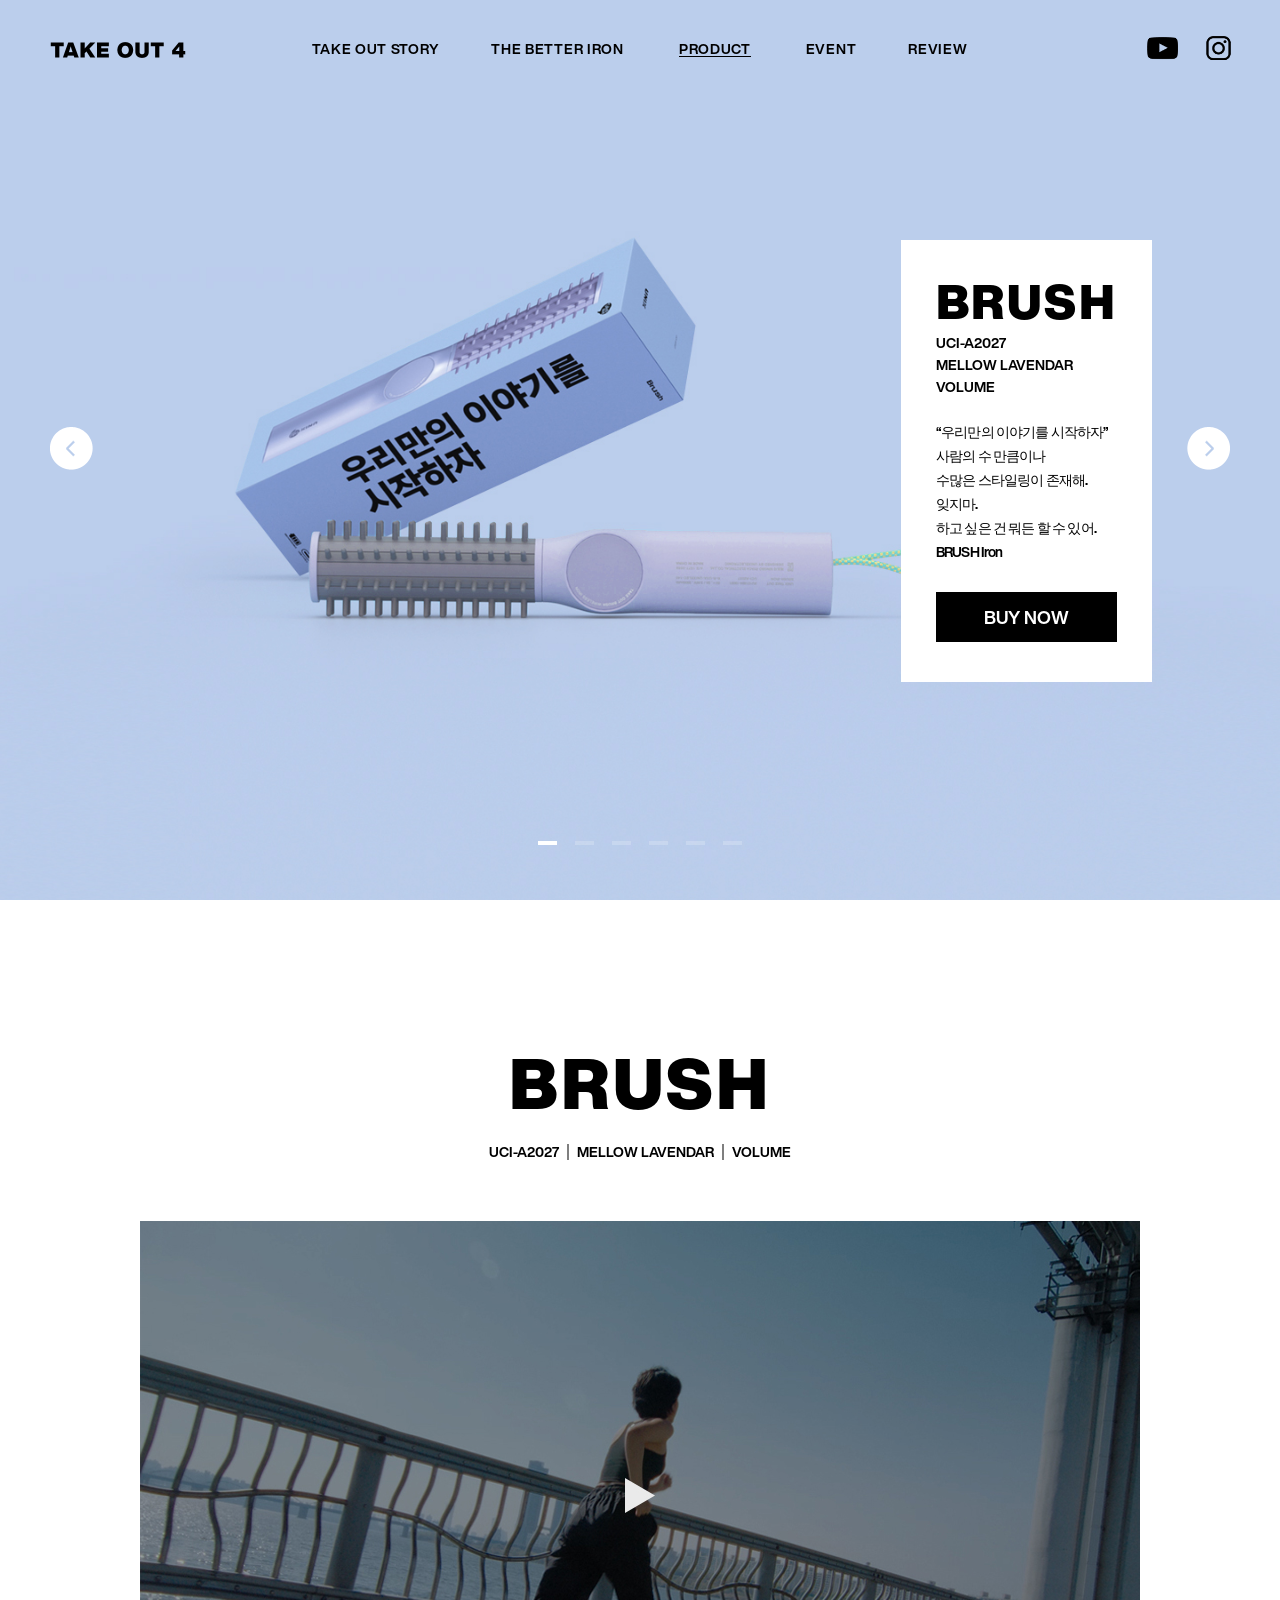
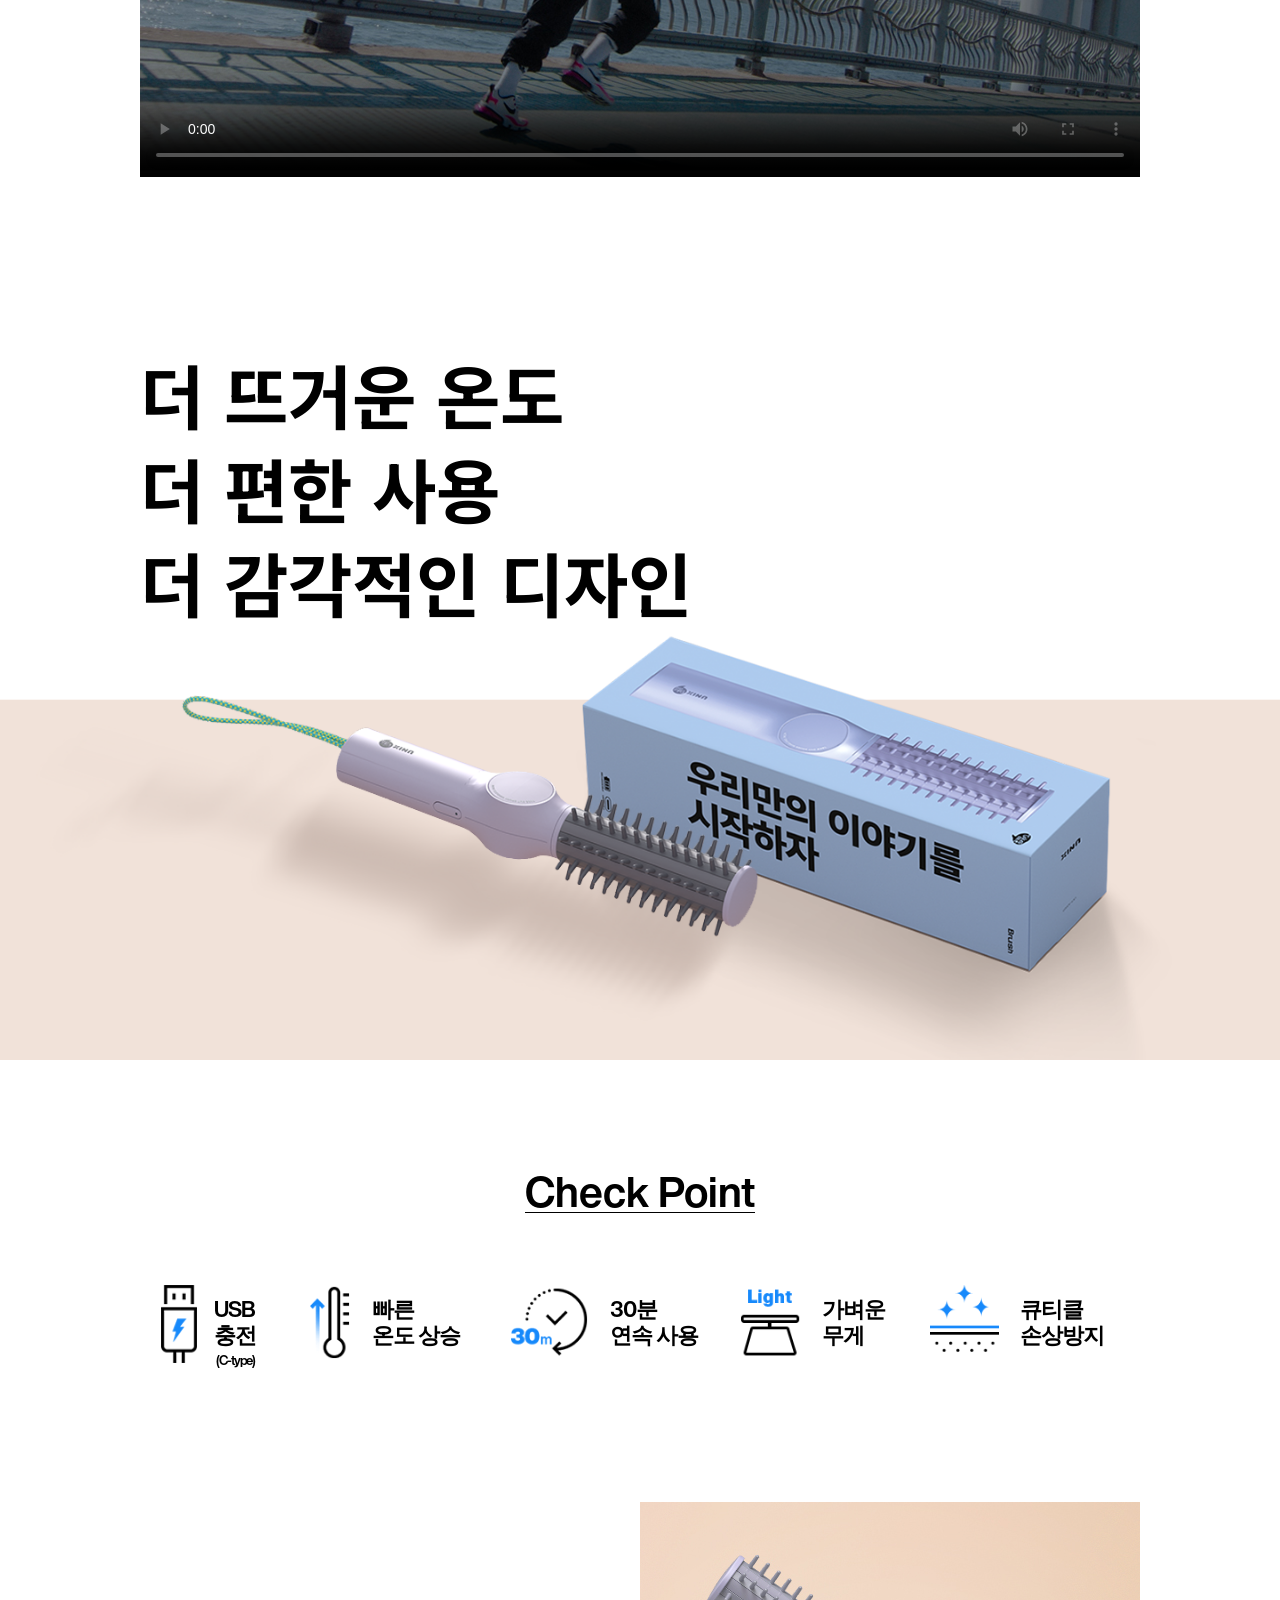
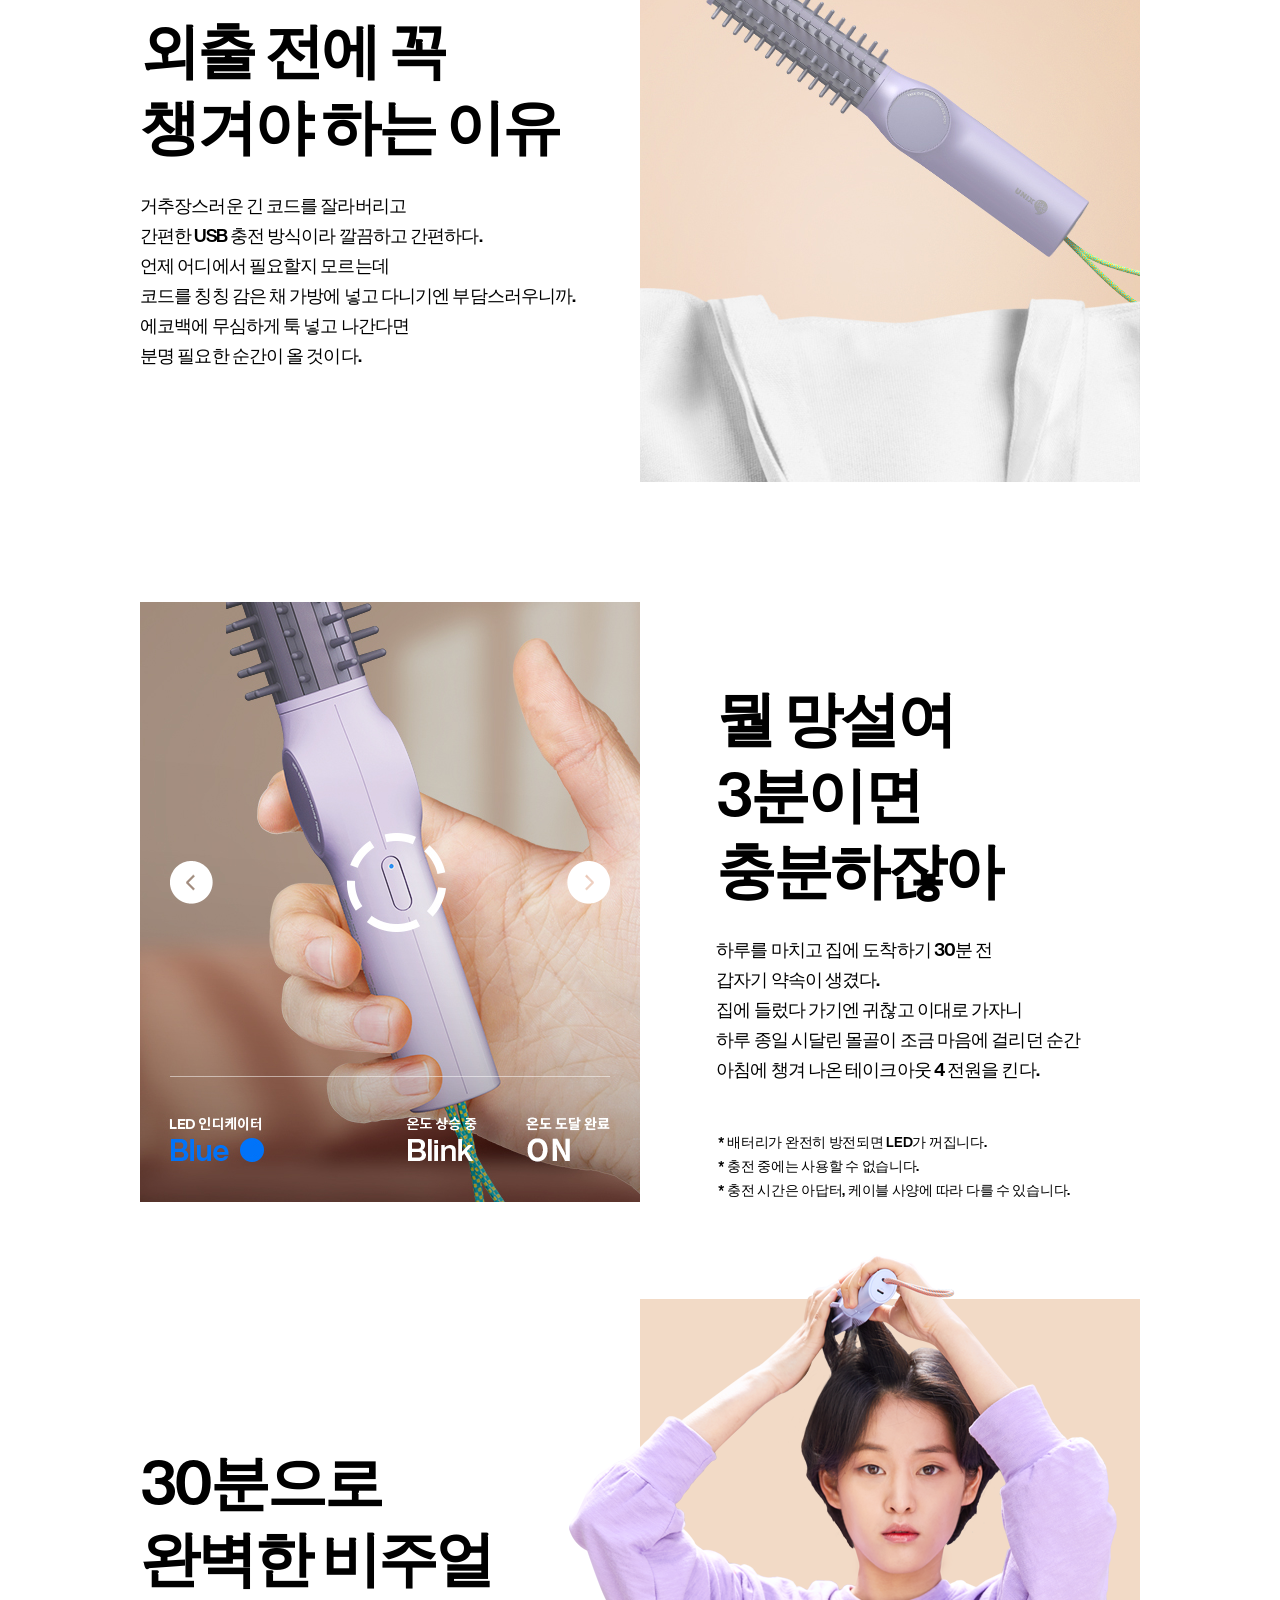
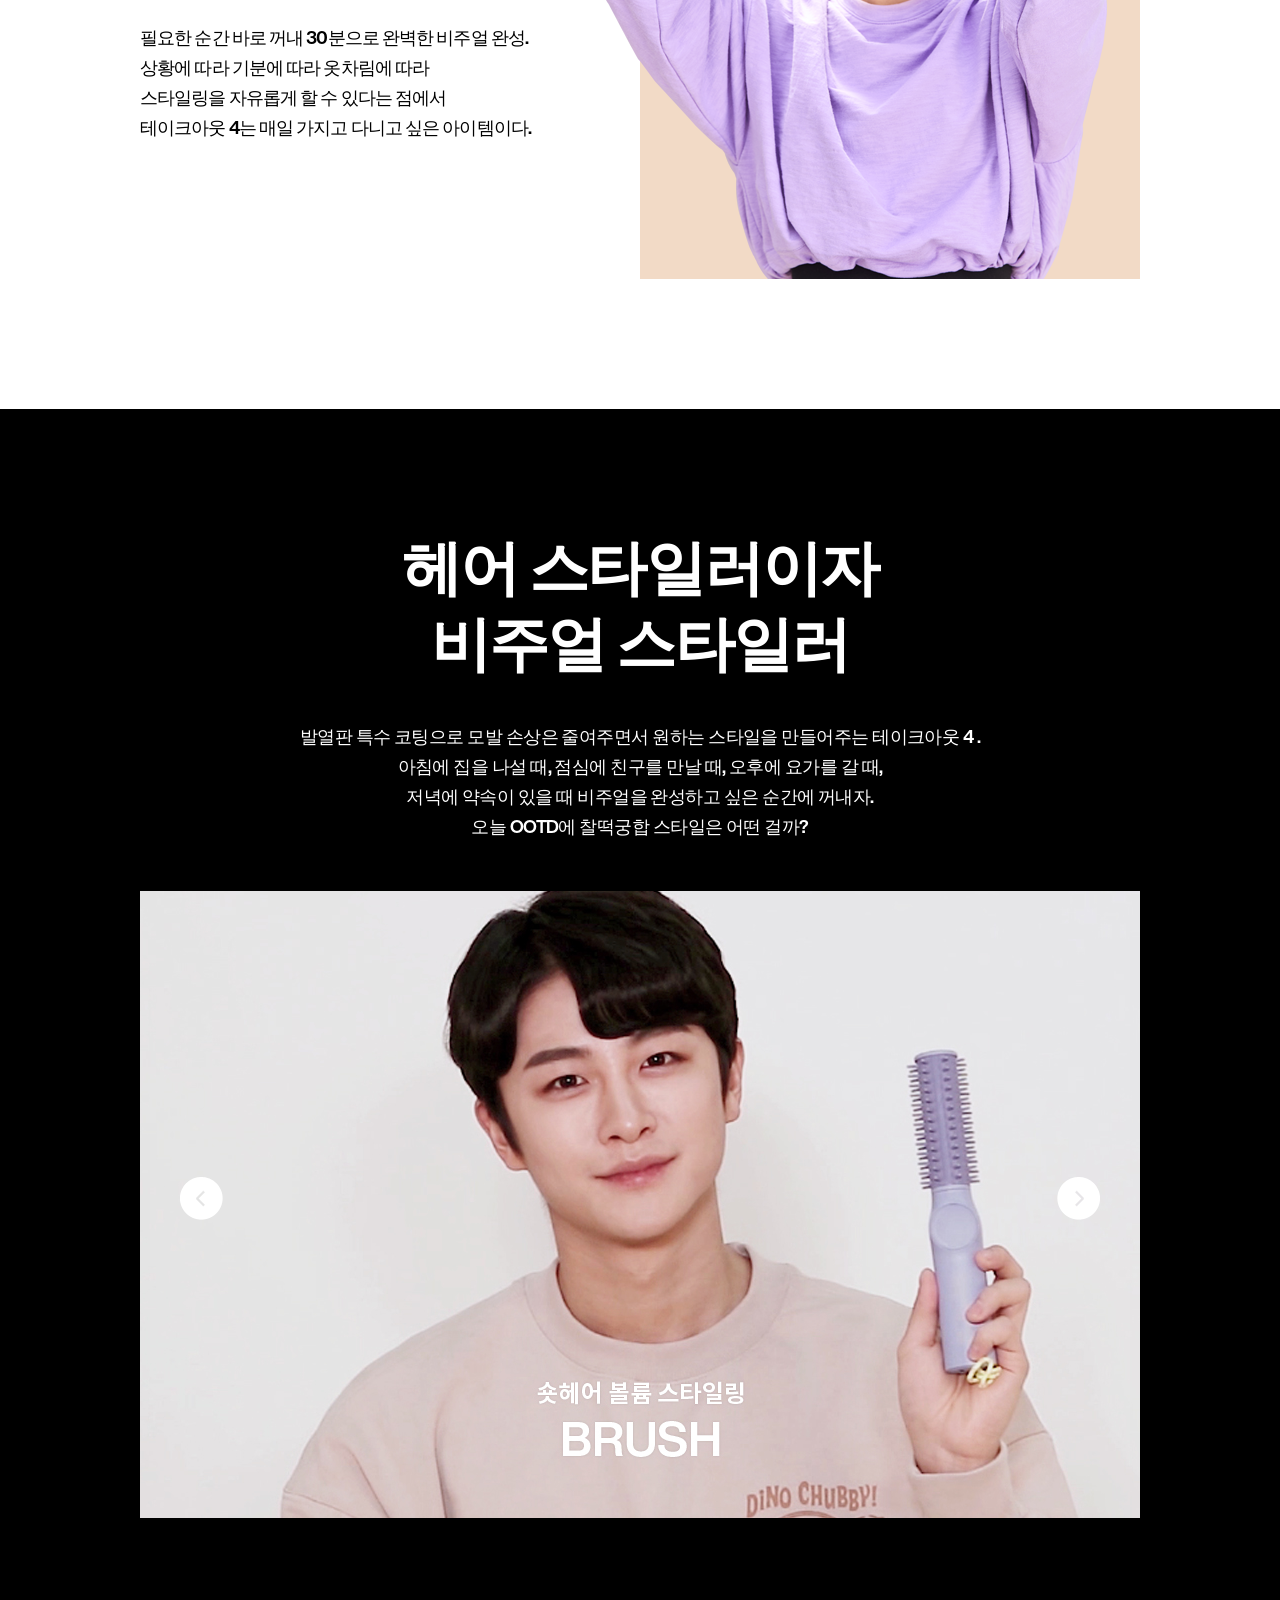
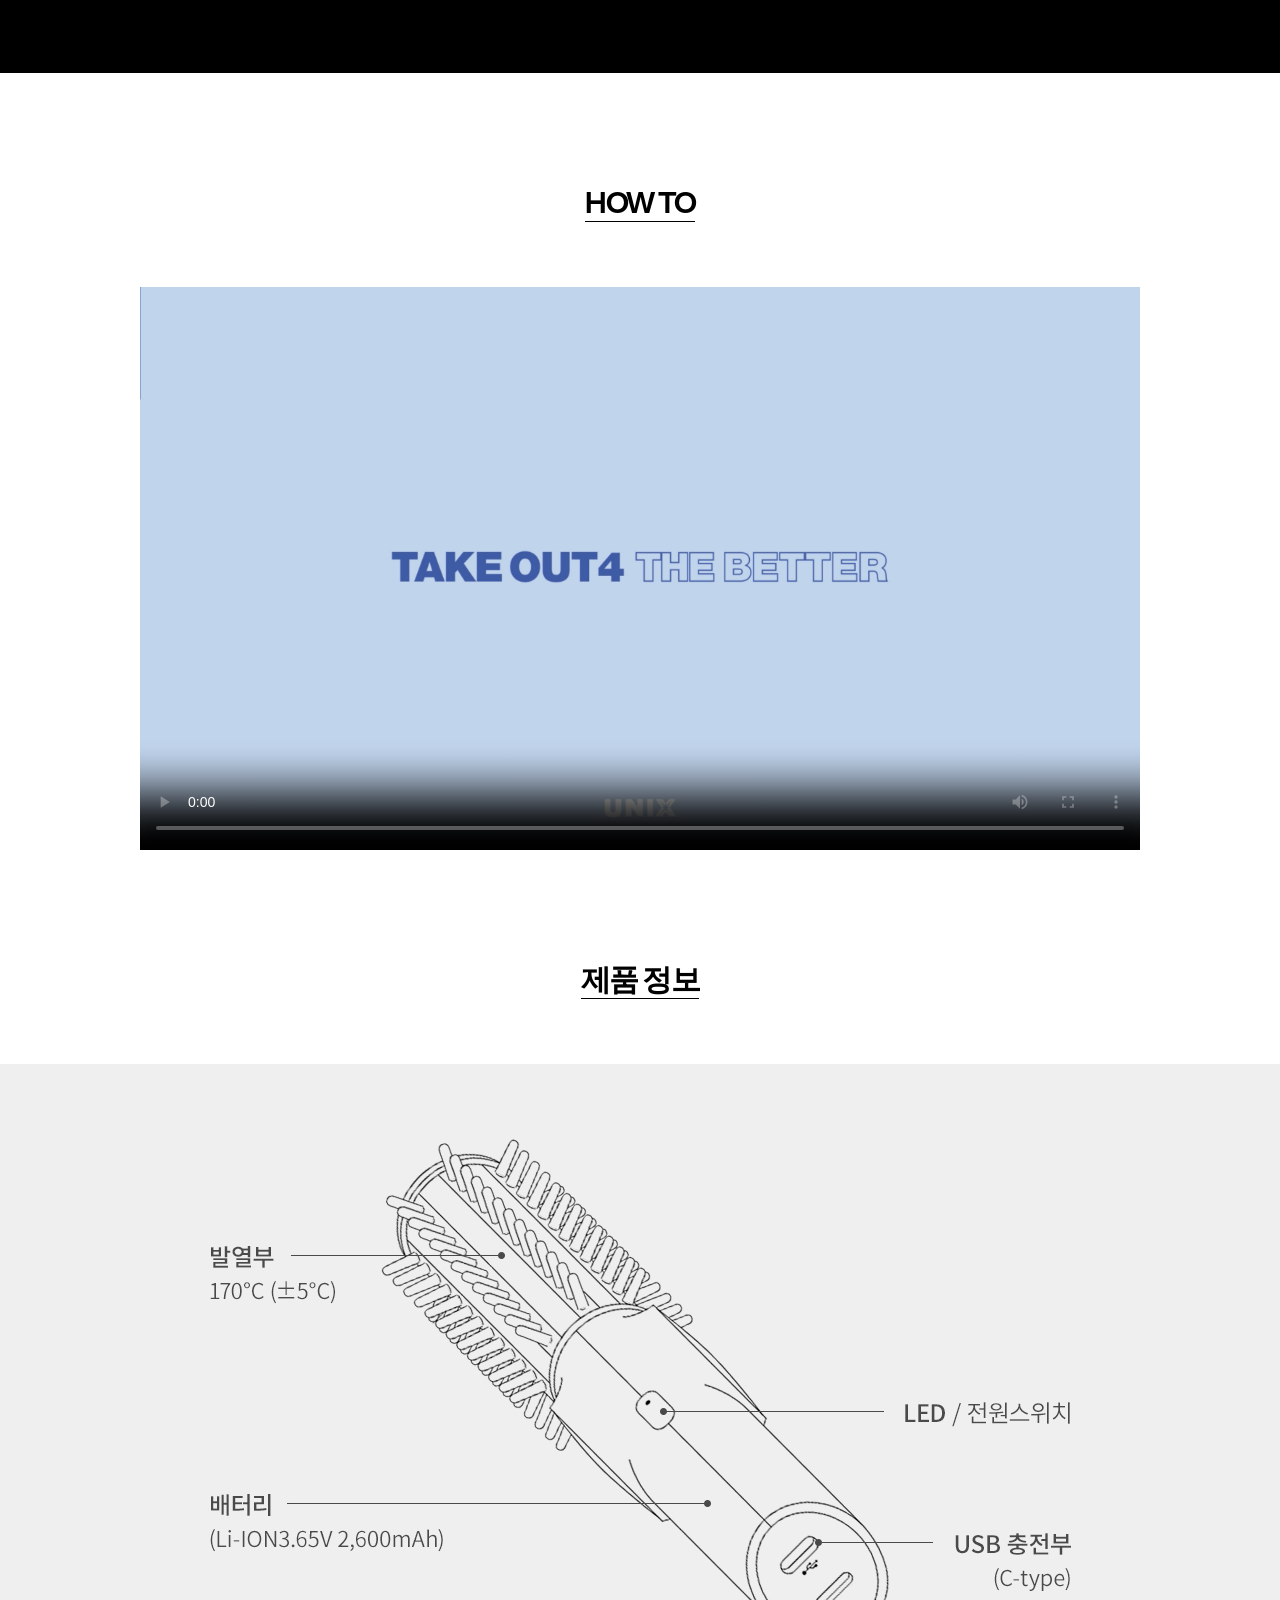
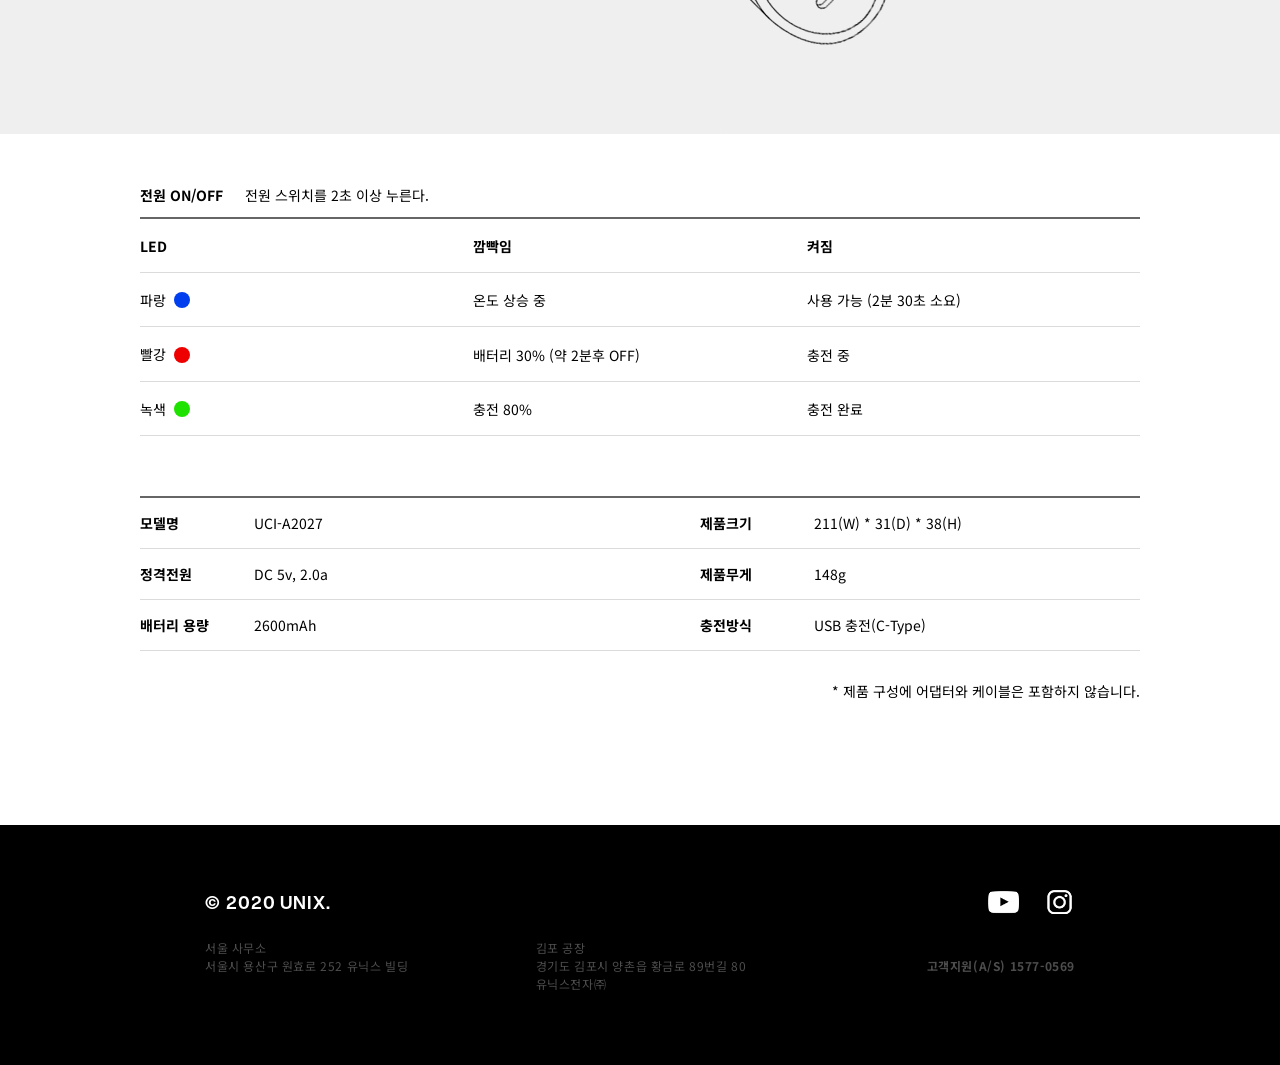
<file: product_sub05.html>
<!DOCTYPE html>
<html lang="ko">
  <head>
	<!-- Global site tag (gtag.js) - Google Analytics -->
	<script async src="https://www.googletagmanager.com/gtag/js?id=UA-140812593-2"></script>
	<script>
	  window.dataLayer = window.dataLayer || [];
	  function gtag(){dataLayer.push(arguments);}
	  gtag('js', new Date());

	  gtag('config', 'UA-140812593-2');
	</script>
	<script type="text/javascript" charset="UTF-8" src="//t1.daumcdn.net/adfit/static/kp.js"></script>
	<script type="text/javascript">
		  kakaoPixel('7155327146440081503').pageView();
	</script>
	<!-- Global site tag (gtag.js) - Google Ads: 739847195 -->
	<script async src="https://www.googletagmanager.com/gtag/js?id=AW-739847195"></script>
	<script>
	  window.dataLayer = window.dataLayer || [];
	  function gtag(){dataLayer.push(arguments);}
	  gtag('js', new Date());

	  gtag('config', 'AW-739847195');
	</script>

    <title>UNIX</title>
	<meta charset="utf-8">
	<meta http-equiv="X-UA-Compatible" content="IE=edge,chrome=1" />
	<meta name="viewport" content="width=device-width, initial-scale=1.0,maximum-scale=1.0, minimum-scale=1.0, user-scalable=no" />
	<link rel="icon" type="image/png" href="./images/unix_favi.ico">
	<link rel="stylesheet" type="text/css" href="./css/owl.carousel.css" />
	<link rel="stylesheet" type="text/css" href="./css/style.css"> 
	<script type="text/javascript" src="./js/jquery-1.11.1.min.js"></script>
	<script type="text/javascript" src="./js/owl.carousel.min.js"></script>		
	<script type="text/javascript" src="./js/design.js"></script>	
	<script type="text/javascript">
	
		function rightconboxH(){
			wWidth = document.body.offsetWidth;
			wHeight = document.body.offsetHeight;	
			hRightconbox = $(".rightconbox").height();

			if ((wWidth+17) < 800){
				$(".sec2 .inner").css("margin-top","0");
				$(".sec1 .pts_1 .sl img").css("height",wHeight-hRightconbox-130);
				$(".rightconbox").css("margin-top",wHeight-hRightconbox-130);

			} else if ((wWidth+17) > 799){
				$(".rightconbox").css("margin-top","-210px");
				$(".sec1 .pts_1 .sl img").css("height",wHeight);
				$(".sec2 .inner").css("margin-top",wHeight);
			}
		}

		$(document).ready(function() {
			
			rightconboxH();

			$(window).scroll(function(){
				sec1Height = $(".section.sec1").height();	

				var st = $(window).scrollTop();			
				var a1 = 0;
				var a2 = 0;
				var a3 = 0;
				var a4 = 0;
				var a5 = 0;
				a0 = sec1Height;	//전체
				a1 = sec1Height-80;	//전체
				a2 = a1*0.1;			//전체에 10%
				a3 = a2*8;				//전체에 80%
				a4 = parseInt(a3*0.1);			//80%에 10%
				a5 = a3*0.01;			//80%에 10%
				a6 = a0*0.01;			//80%에 10%
				st = parseInt(st);

				for (n=1;n<10 ;n++ ){

					if (st > a4*n){
						i = 10-n;
						//$(".topsec .layer").css("opacity","0."+i);
						$(".product_sub .sec1 .pts_1").css({
							//"background-position-x": "center",
							"top": (a6*n)*-1,
							"transition": "all .3s ease-out",
							"opacity": i*0.1
						});
					} else if (st == 0){
						//$(".topsec .layer").css("opacity","1");
						$(".product_sub .sec1 .pts_1").css({
							"top": "0",
							"transition": "all .3s ease-out",
							"opacity": "1"
						});
					}				
				}

				if (st > sec1Height){
					$(".section.sec1").css("background-color","#000");
				} else {
					$(".section.sec1").css("background-color","#b8cde8");
				}

				/*ani*/
				for(var ic = 1; ic < 99; ic++) {			
					// 2자리 숫자로 변경
					var ic_txt = '';
					if(ic < 10) ic_txt = '0' + ic;
					else ic_txt = ic;

					try {
						var imgbox = $('.section .ani.an'+ ic_txt).offset().top - 600;
						if(imgbox <= $(window).scrollTop()) {
							
							if (ic_txt == 6){
								$(".section .ani.an06").animate({
									"bottom":"0",
									"opacity":"1"
								},600);	
								
							} else {
								$(".section .ani.an"+ ic_txt).animate({
									"top":"0",
									"opacity":"1"
								},600);
							}
						}
					}catch (err){}
				}

				/* topbtn 이동 */ 
				var dbHeight = document.body.offsetHeight;
				var spBforeF = $(".section.sec7").offset().top;
				var spBforeFH = ($(".section.sec7").height() + 50);
				
				if ( window.pageYOffset > (spBforeF+(spBforeFH-dbHeight)) ) {
					$(".fixbtn").addClass("on");
				} else {
					$(".fixbtn").removeClass("on");
				}
			});	

			$(window).on('resize',function(){
				rightconboxH();
			});

			$(".pts_1").owlCarousel({
				//autoPlay : 5000,
				navigation : true,
				itemsCustom : [[0,1],[700,1]]
			}); 
			$(".pts_2").owlCarousel({
				//autoPlay : 5000,
				navigation : true,
				itemsCustom : [[0,1],[700,1]]
			}); 
			$(".pts_3").owlCarousel({
				//autoPlay : 5000,
				navigation : true,
				itemsCustom : [[0,1],[700,1]]
			}); 

			$(".sec3 .scrollbox").click(function(){
				$(".sec3 .scrollbox .topico").fadeOut();
			});
	    });
    </script>
</head>
<body>
<div class="container product_sub">
	<!-- header -->
	<div class="header black">
		<h1 class="logo"><a href="./index.html" alt="TAKE OUT 4"></a></h1>
		<a href="javascript:void(0);" class="mobbtn addbtn"></a>
		<div class="rightbtn">
			<a href="https://www.youtube.com/channel/UC6wYXv6ZEb406EXhjVlDMdQ" target="_blank" class="utb" alt="utub"></a><a href="https://www.instagram.com/unixelec/" target="_blank" class="instar" alt="instargram"></a>
		</div>

		<a href="javascript:void(0);" class="mobbtn openmenu"></a>		
		<div class="menu">
			<a href="javascript:void(0);" class="closebtn"></a>
			<ul>
				<li><a href="./index.html#page2"><span>TAKE OUT STORY</span></a></li>
				<li><a href="./product.html"><span>THE BETTER IRON</span></a></li>
				<li class="active">
					<a href="./product_sub01.html"><span>PRODUCT</span></a>
					<div class="sub">
						<ul>
							<li><a href="./product_sub01.html">FLAT</a></li>
							<li><a href="./product_sub02.html">MULTI FLAT</a></li>
							<li><a href="./product_sub03.html">ROUND</a></li>
							<li><a href="./product_sub04.html">MULTI ROUND</a></li>
							<li class="on"><a href="./product_sub05.html">BRUSH</a></li>
						</ul>
					</div>
				</li>
				<li><a href="./event.html"><span>EVENT</span></a></li>
				<li><a href="./review.html"><span>REVIEW</span></a></li>
			</ul>
			<div class="bottom">
				<h2>© 2020 UNIX.</h2>
				<span class="mrightbtn"><a href="https://www.youtube.com/channel/UC6wYXv6ZEb406EXhjVlDMdQ" target="_blank" class="utb" alt="utub"></a><a href="https://www.instagram.com/unixelec/" target="_blank" class="instar" alt="instargram"></a></span>
			</div>
		</div>
		<div class="blackbg"></div>
	</div>

	<!-- contants -->
	<div class="contents">		
	    <div class="section sec1">
	    	<div id="main-owl-carousel" class="slide_prod_sub5_sl1 pts_1" >
				<div class="sl s1">
					<img src="./images/product/sub/prodsub1_sec1_slide_blank.png" alt="" class="web" />
					<img src="./images/product/sub/prodsub1_sec1_slide_blank_m.png" alt="" class="mob" />
				</div>
				<div class="sl s2">
					<img src="./images/product/sub/prodsub1_sec1_slide_blank.png" alt="" class="web" />
					<img src="./images/product/sub/prodsub1_sec1_slide_blank_m.png" alt="" class="mob" />
				</div>
				<div class="sl s3">
					<img src="./images/product/sub/prodsub1_sec1_slide_blank.png" alt="" class="web" />
					<img src="./images/product/sub/prodsub1_sec1_slide_blank_m.png" alt="" class="mob" />
				</div>
				<div class="sl s4">
					<img src="./images/product/sub/prodsub1_sec1_slide_blank.png" alt="" class="web" />
					<img src="./images/product/sub/prodsub1_sec1_slide_blank_m.png" alt="" class="mob" />
				</div>
				<div class="sl s5">
					<img src="./images/product/sub/prodsub1_sec1_slide_blank.png" alt="" class="web" />
					<img src="./images/product/sub/prodsub1_sec1_slide_blank_m.png" alt="" class="mob" />
				</div>
				<div class="sl s6">
					<img src="./images/product/sub/prodsub1_sec1_slide_blank.png" alt="" class="web" />
					<img src="./images/product/sub/prodsub1_sec1_slide_blank_m.png" alt="" class="mob" />
				</div>
			</div>			
	    </div>

		<div class="rightconbox">
			<h2>BRUSH</h2>
			<p class="sm">UCI-A2027<br/><span>MELLOW LAVENDAR</span><br/>VOLUME</p>
			<p class="mt">“우리만의 이야기를 시작하자”<br/>사람의 수 만큼이나 <span>수많은 스타일링이 존재해.</span><em class="bl"><span>잊지마. </span> 하고 싶은 건 뭐든 할 수 있어.</em><span>BRUSH Iron</span></p>
			<a href="https://www.oliveyoung.co.kr/store/G.do?goodsNo=A000000140954" target="_blank">BUY NOW</a>
		</div>

	    <div class="section sec2">
			<div class="inner">
				<div class="mn">
					<h2>BRUSH</h2>
					<p class="smtit">UCI-A2027<span>MELLOW LAVENDAR</span>VOLUME</p>
				</div>
				<div class="movie">
					<video controls class="bg_video" poster="./images/unix_takeout4_movie_cover.jpg">
						<source src="./images/unix_takeout4_movie.mp4" type="video/mp4">
					</video>
					<img src="./images/product/sub/prodsub1_sec2_mov_blank.png" alt="" />
				</div>
				<p class="txt ani an01">더 뜨거운 온도<br/>더 편한 사용<br/>더 감각적인 디자인</p>
			</div>
			<div class="bgimg ani an02">
				<img src="./images/product/sub/prodsub5_sec2_img1.png" alt="" class="web" />
				<img src="./images/product/sub/prodsub5_sec2_img1_m.png" alt="" class="mob" />
			</div>
	    </div>
		<div class="section sec3">
	    	<div class="inner">
				<div class="chkpbox ani an03">
					<h3><span>Check Point</span></h3>
					<div class="scrollbox">
						<div class="cover">
							<ul>
								<li>USB <br/>충전<span>(C-type)</span></li>
								<li>빠른 <br/>온도 상승</li>
								<li>30분 <br/>연속 사용</li>
								<li>가벼운 <br/>무게</li>
								<li>큐티클 <br/>손상방지</li>
							</ul>
						</div>
						<span class="topico"></span>
					</div>
				</div>
	    		<div class="flbox bx1 ani an04">
					<div class="txtbox">
						<h2>외출 전에 꼭<br/>챙겨야 하는 이유</h2>
						<p>거추장스러운 긴 코드를 잘라버리고<br/>간편한 USB 충전 방식이라 깔끔하고 간편하다.<br/>언제 어디에서 필요할지 모르는데 <br/>코드를 칭칭 감은 채 가방에 넣고 다니기엔 부담스러우니까.<br/>에코백에 무심하게 툭 넣고 나간다면 <br/>분명 필요한 순간이 올 것이다.</p>
					</div>
					<div class="imgbox">
						<img src="./images/product/sub/prodsub5_sec3_img1.jpg" alt="" class="web" />
						<img src="./images/product/sub/prodsub5_sec3_img1_m.jpg" alt="" class="mob" />
					</div>
				</div>
				<div class="flbox bx2">
					<div class="txtbox right ani an07">
						<h2>뭘 망설여<br/> 3분이면<br/><span>충분하잖아</span></h2>
						<p>하루를 마치고 집에 도착하기 30분 전 <br/>갑자기 약속이 생겼다. <br/>집에 들렀다 가기엔 귀찮고 이대로 가자니 <br/>하루 종일 시달린 몰골이 조금 마음에 걸리던 순간 <br/>아침에 챙겨 나온 테이크아웃 4 전원을 킨다.</p>
					</div>
					<div id="main-owl-carousel" class="slide_prod_sub5_sl2 pts_2 ani an05" >
						<div class="sl s1">
							<img src="./images/product/sub/prodsub5_sec3_slide1.jpg" alt="" class="web" />
							<img src="./images/product/sub/prodsub5_sec3_slide1_m.jpg" alt="" class="mob" />
						</div>
						<div class="sl s2">
							<img src="./images/product/sub/prodsub5_sec3_slide2.jpg" alt="" class="web" />
							<img src="./images/product/sub/prodsub5_sec3_slide2_m.jpg" alt="" class="mob" />
						</div>
						<div class="sl s2">
							<img src="./images/product/sub/prodsub5_sec3_slide3.jpg" alt="" class="web" />
							<img src="./images/product/sub/prodsub5_sec3_slide3_m.jpg" alt="" class="mob" />
						</div>
					</div>
					<ul class="ani an06">
						<li>* 배터리가 완전히 방전되면 LED가 꺼집니다.</li>
						<li>* 충전 중에는 사용할 수 없습니다.</li>
						<li>* 충전 시간은 아답터, 케이블 사양에 따라 다를 수 있습니다.</li>
					</ul>
				</div>
				<div class="flbox bx3 ani an08">
					<div class="txtbox">
						<h2>30분으로<br/>완벽한 비주얼</h2>
						<p>필요한 순간 바로 꺼내 30분으로 완벽한 비주얼 완성. <br/>상황에 따라 기분에 따라 옷차림에 따라 <br/>스타일링을 자유롭게 할 수 있다는 점에서 <br/>테이크아웃 4는 매일 가지고 다니고 싶은 아이템이다.</p>
					</div>
					<div class="imgbox ani an09">
						<img src="./images/product/sub/prodsub5_sec3_img2.png" alt="" class="web" />
						<img src="./images/product/sub/prodsub5_sec3_img2_m.png" alt="" class="mob" />
					</div>
				</div>
	    	</div>
	    </div>
		<div class="section sec4">
	    	<div class="inner">
	    		<h2>헤어 스타일러이자<br/>비주얼 스타일러</h2>
				<p>발열판 특수 코팅으로 모발 손상은 줄여주면서 <span>원하는 스타일을 만들어주는 테이크아웃 4 .</span><br/><span>아침에 집을 나설 때, 점심에 친구를 만날 때, </span> <span>오후에 요가를 갈 때, <br/>저녁에 약속이 있을 때</span> <span>비주얼을 완성하고 싶은 순간에 꺼내자.</span><br/> <span>오늘 OOTD에 찰떡궁합 스타일은 어떤 걸까?</span></p>
				<div id="main-owl-carousel" class="slide_prod_sub5_sl3 pts_3" >
					<div class="sl s1">
						<img src="./images/product/sub/prodsub5_sec4_slide1.jpg" alt="" class="web" />
						<img src="./images/product/sub/prodsub5_sec4_slide1_m.jpg" alt="" class="mob" />
					</div>
					<div class="sl s2">
						<img src="./images/product/sub/prodsub5_sec4_slide2.jpg" alt="" class="web" />
						<img src="./images/product/sub/prodsub5_sec4_slide2_m.jpg" alt="" class="mob" />
					</div>
					<div class="sl s3">
						<img src="./images/product/sub/prodsub5_sec4_slide3.jpg" alt="" class="web" />
						<img src="./images/product/sub/prodsub5_sec4_slide3_m.jpg" alt="" class="mob" />
					</div>
					<div class="sl s4">
						<img src="./images/product/sub/prodsub5_sec4_slide4.jpg" alt="" class="web" />
						<img src="./images/product/sub/prodsub5_sec4_slide4_m.jpg" alt="" class="mob" />
					</div>
					<div class="sl s5">
						<img src="./images/product/sub/prodsub5_sec4_slide5.jpg" alt="" class="web" />
						<img src="./images/product/sub/prodsub5_sec4_slide5_m.jpg" alt="" class="mob" />
					</div>
				</div>
	    	</div>
	    </div>
		<div class="section sec5">
	    	<div class="inner">
	    		<h2><span>HOW TO</span></h2>
				<div class="movie">
					<video controls class="bg_video" poster="./images/product/sub/howto_brush_cover.jpg">
						<source src="./images/product/sub/howto_brush.mp4" type="video/mp4">
					</video>
					<img src="./images/product/sub/prodsub1_sec2_mov_blank.png" alt="" />
				</div>
				<h2 class="last"><span>제품 정보</span></h2>
	    	</div>
	    </div>
		<div class="section sec6">
	    	<div class="inner">
	    		<div class="imgbox">
					<img src="./images/product/sub/prodsub5_sec6_img1.jpg" alt="" class="web" />
					<img src="./images/product/sub/prodsub5_sec6_img1_m.jpg" alt="" class="mob" />
				</div>
	    	</div>
	    </div>
		<div class="section sec7">
	    	<div class="inner">
				<p class="totxt"><span>전원 ON/OFF </span>전원 스위치를 2초 이상 누른다.</p>
				<ul class="firtable">
					<li><span>LED</span><span>깜빡임</span><span>켜짐</span></li>
					<li><span>파랑<em class="rou blue"></em></span><span>온도 상승 중</span><span>사용 가능 <em>(2분 30초 소요)</em></span></li>
					<li><span>빨강<em class="rou red"></em></span><span>배터리 30% <em>(약 2분후 OFF)</em></span><span>충전 중</span></li>
					<li><span>녹색<em class="rou green"></em></span><span>충전 80%</span><span>충전 완료</span></li>
				</ul>
	    		<ul class="sectable">
					<li><span>모델명</span>UCI-A2027</li>
					<li><span>제품크기</span>211(W) * 31(D) <em>* 38(H)</em></li>
					<li><span>정격전원</span>DC 5v, 2.0a</li>
					<li><span>제품무게</span>148g</li>
					<li><span>배터리 용량</span>2600mAh</li>
					<li><span>충전방식</span>USB 충전(C-Type)</li>
				</ul>
				<p class="smtxt">* 제품 구성에 어댑터와 케이블은 포함하지 않습니다.</p>
	    	</div>
	    </div>		
	</div>
	<div class="fixbtn"><a href="https://www.oliveyoung.co.kr/store/G.do?goodsNo=A000000140954" target="_blank">BUY NOW</a></div>

	<!-- footer -->
	<div class="footer">
		<div class="inner">
			<div class="top">
				<h1>© 2020 UNIX.</h1>
				<p><a href="https://www.youtube.com/channel/UC6wYXv6ZEb406EXhjVlDMdQ" target="_blank" class="utb" alt="utub"></a><a href="https://www.instagram.com/unixelec/" target="_blank" class="instar" alt="instargram"></a></p>
			</div>
			<ul class="txtarea">
				<li>서울 사무소 <br/>서울시 용산구 원효로 252 유닉스 빌딩</li>
				<li>김포 공장<br/>경기도 김포시 양촌읍 황금로 89번길 80<br/>유닉스전자㈜</li>
				<li><strong>고객지원(A/S) 1577-0569</strong></li>
			</ul>
		</div>
	</div>
</div>
</body>
</html>
</file>
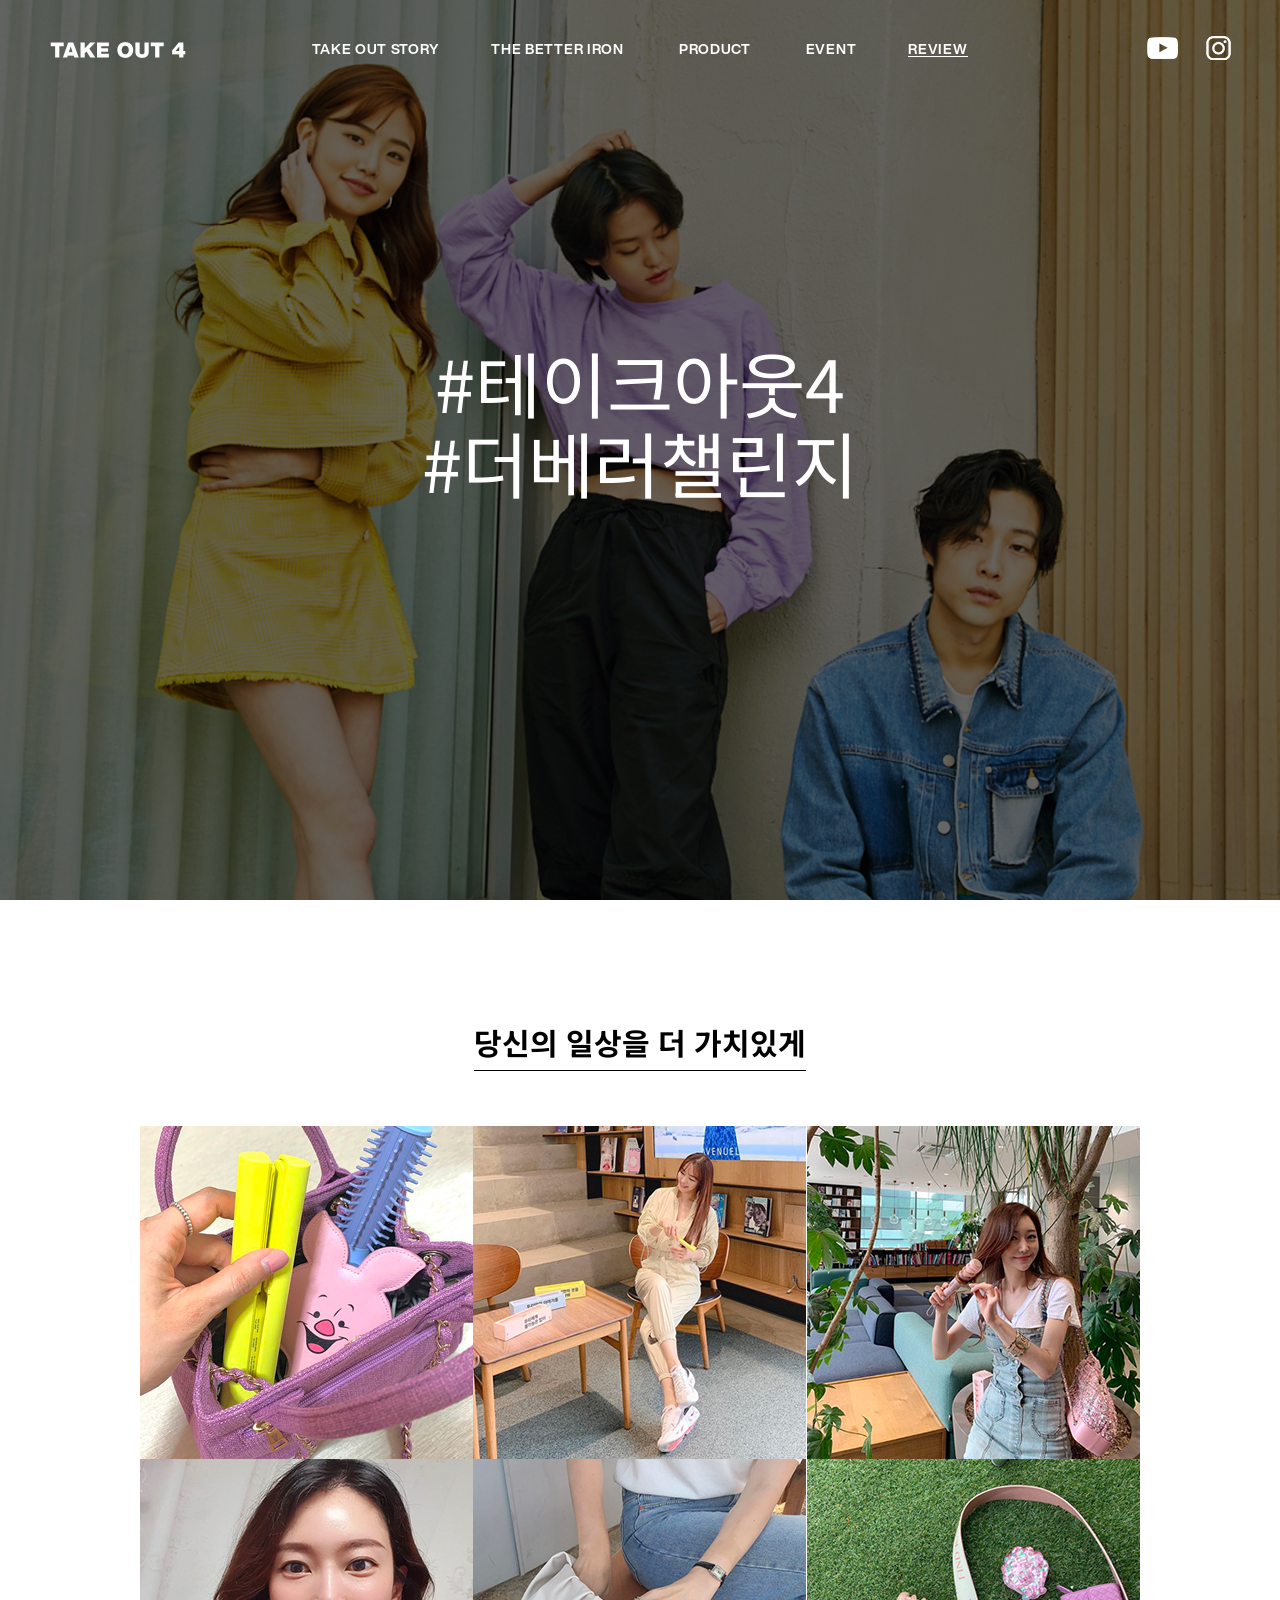
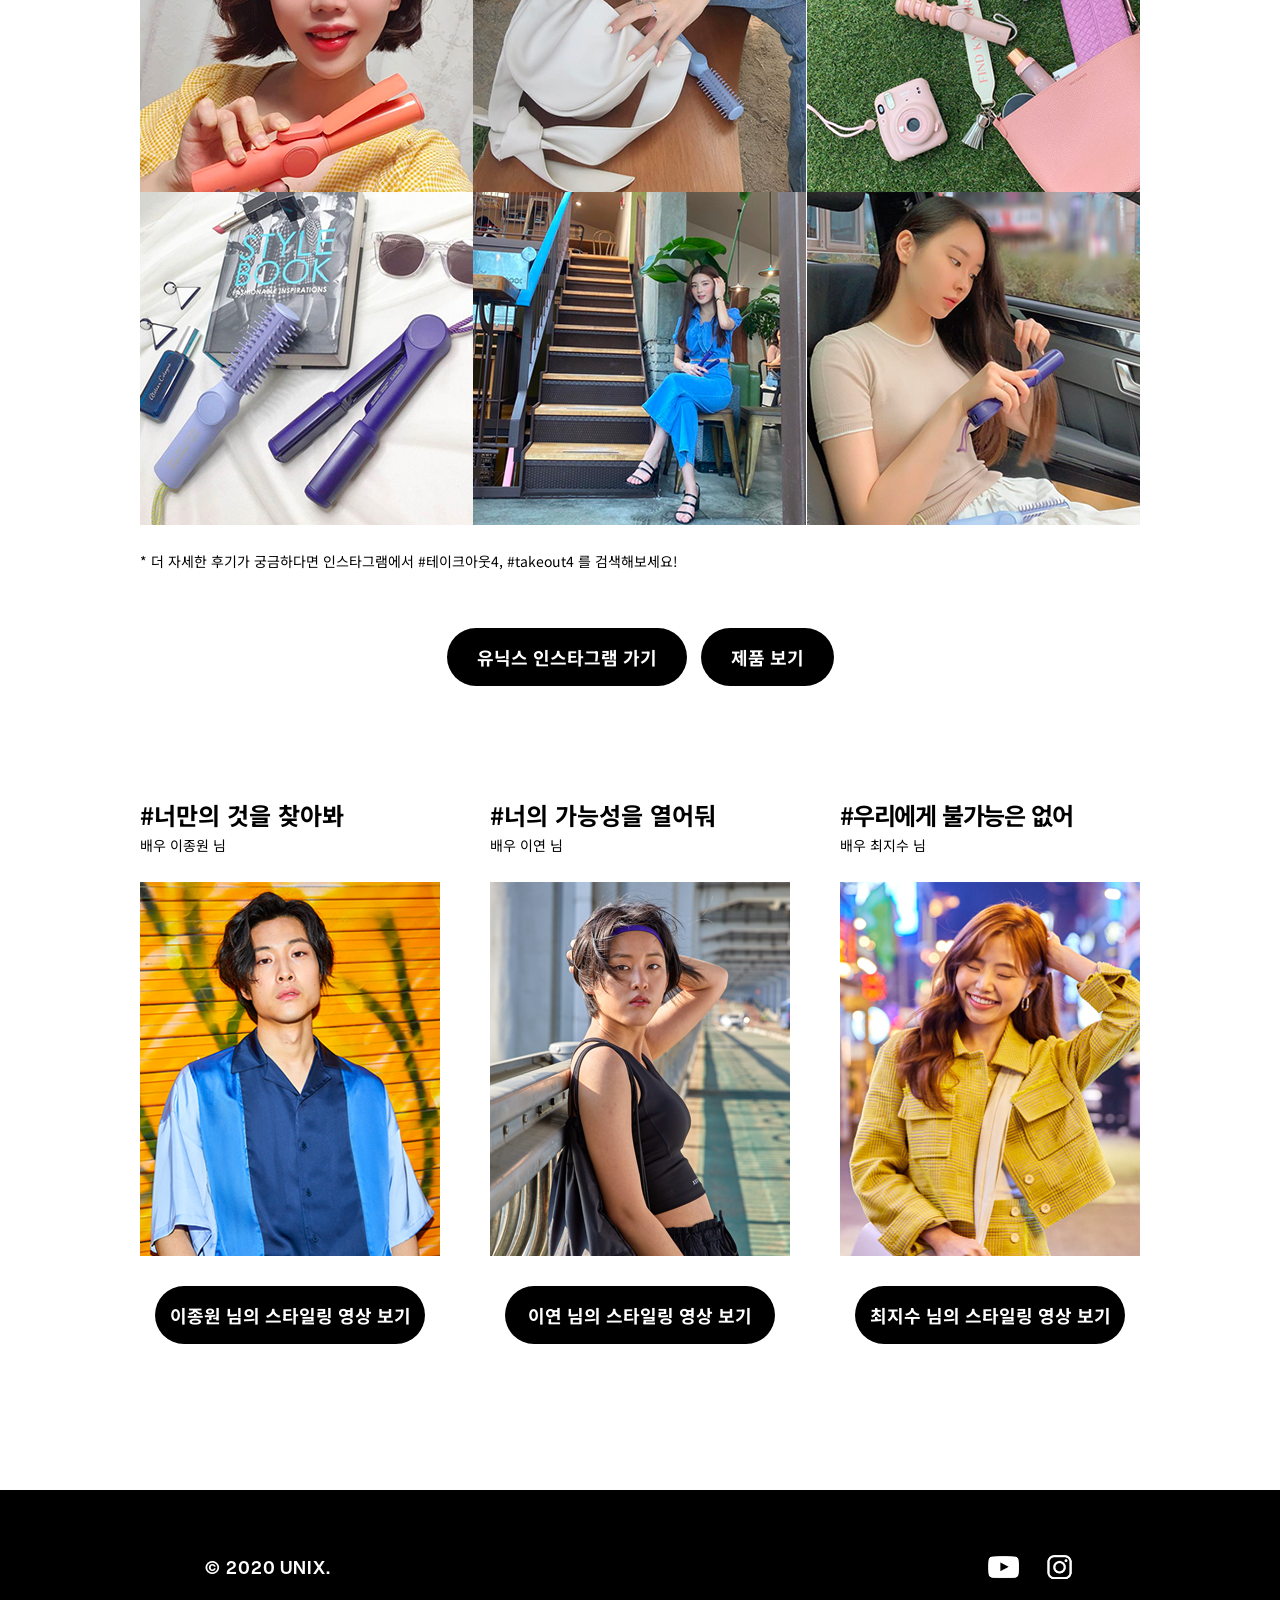
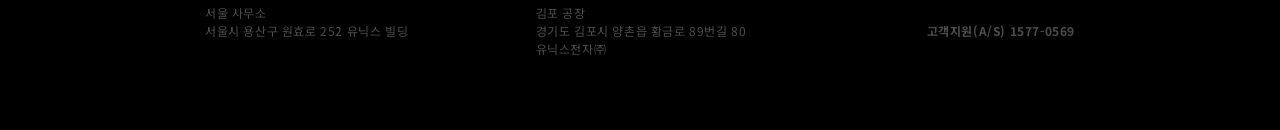
<file: review.html>
<!DOCTYPE html>
<html lang="ko">
  <head>
	<!-- Global site tag (gtag.js) - Google Analytics -->
	<script async src="https://www.googletagmanager.com/gtag/js?id=UA-140812593-2"></script>
	<script>
	  window.dataLayer = window.dataLayer || [];
	  function gtag(){dataLayer.push(arguments);}
	  gtag('js', new Date());

	  gtag('config', 'UA-140812593-2');
	</script>
	<script type="text/javascript" charset="UTF-8" src="//t1.daumcdn.net/adfit/static/kp.js"></script>
	<script type="text/javascript">
		  kakaoPixel('7155327146440081503').pageView();
	</script>
	<!-- Global site tag (gtag.js) - Google Ads: 739847195 -->
	<script async src="https://www.googletagmanager.com/gtag/js?id=AW-739847195"></script>
	<script>
	  window.dataLayer = window.dataLayer || [];
	  function gtag(){dataLayer.push(arguments);}
	  gtag('js', new Date());

	  gtag('config', 'AW-739847195');
	</script>

    <title>UNIX</title>
	<meta charset="utf-8">
	<meta http-equiv="X-UA-Compatible" content="IE=edge,chrome=1" />
	<meta name="viewport" content="width=device-width, initial-scale=1.0,maximum-scale=1.0, minimum-scale=1.0, user-scalable=no" />
	<link rel="icon" type="image/png" href="./images/unix_favi.ico">
	<link rel="stylesheet" type="text/css" href="./css/style.css"> 
	<script type="text/javascript" src="./js/jquery-1.11.1.min.js"></script>
	<script type="text/javascript" src="./js/design.js"></script>	
	<script type="text/javascript">
		function topmargin(){
			var wWidth = document.body.offsetWidth;
			var wHeight = document.body.offsetHeight;	

			if (799 < wWidth){
				$(".section.sec1").css("margin-top",wHeight);
			} else {
				$(".section.sec1").css("margin-top","340px");
			}
		}

		$(document).ready(function() {			
			topmargin();

			$(window).scroll(function(){
				sec1Height = $(".topsec").height();	

				var st = $(window).scrollTop();
				var a1 = 0;
				var a2 = 0;
				var a3 = 0;
				var a4 = 0;
				var a5 = 0;
				a0 = sec1Height;	//전체
				a1 = sec1Height-80;	//전체
				a2 = a1*0.1;			//전체에 10%
				a3 = a2*8;				//전체에 80%
				a4 = parseInt(a3*0.1);			//80%에 10%
				a5 = a3*0.01;			//80%에 10%
				a6 = a0*0.01;			//80%에 10%
				st = parseInt(st);

				for (n=1;n<10 ;n++ ){
					//console.log(a4*n);

					if (st > a4*n){
						i = 10-n;
						$(".topsec .layer").css("opacity","0."+i);
						$(".topsec .cover").css({
							"background-position-x": "center",
							"background-position-y": (a6*n)*-1,
							"transition": "all .3s ease-out",
							"opacity": i*0.1
						});
					} else if (st == 0){
						$(".topsec .layer").css("opacity","1");
						$(".topsec .cover").css({
							"background-position-x": "center",
							"background-position-y": "top",
							"transition": "all .3s ease-out",
							"opacity": "1"
						});
					}
				}
			});	

			$(window).on('resize',function(){
				topmargin();
			}); 

			openWin = function(aClass) { 
				$("."+aClass).show();

			};		
			closeWin = function(aClass) { 
				$("."+aClass).hide();

				var myVideo1 = document.getElementById("mov1"); 
				var myVideo2 = document.getElementById("mov2"); 
				var myVideo3 = document.getElementById("mov3"); 
				myVideo1.pause(); 
				myVideo2.pause(); 
				myVideo3.pause(); 
			};
	    });
    </script>
</head>
<body>
<div class="container review">
	<!-- header -->
	<div class="header">
		<h1 class="logo"><a href="./index.html" alt="TAKE OUT 4"></a></h1>
		<a href="javascript:void(0);" class="mobbtn addbtn"></a>
		<div class="rightbtn">
			<a href="https://www.youtube.com/channel/UC6wYXv6ZEb406EXhjVlDMdQ" target="_blank" class="utb" alt="utub"></a><a href="https://www.instagram.com/unixelec/" target="_blank" class="instar" alt="instargram"></a>
		</div>

		<a href="javascript:void(0);" class="mobbtn openmenu"></a>		
		<div class="menu">
			<a href="javascript:void(0);" class="closebtn"></a>
			<ul>
				<li><a href="./index.html#page2"><span>TAKE OUT STORY</span></a></li>
				<li><a href="./product.html"><span>THE BETTER IRON</span></a></li>
				<li>
					<a href="./product_sub01.html"><span>PRODUCT</span></a>
					<div class="sub">
						<ul>
							<li><a href="./product_sub01.html">FLAT</a></li>
							<li><a href="./product_sub02.html">MULTI FLAT</a></li>
							<li><a href="./product_sub03.html">ROUND</a></li>
							<li><a href="./product_sub04.html">MULTI ROUND</a></li>
							<li><a href="./product_sub05.html">BRUSH</a></li>
						</ul>
					</div>
				</li>
				<li><a href="./event.html"><span>EVENT</span></a></li>
				<li class="active"><a href="./review.html"><span>REVIEW</span></a></li>
			</ul>
			<div class="bottom">
				<h2>© 2020 UNIX.</h2>
				<span class="mrightbtn"><a href="https://www.youtube.com/channel/UC6wYXv6ZEb406EXhjVlDMdQ" target="_blank" class="utb" alt="utub"></a><a href="https://www.instagram.com/unixelec/" target="_blank" class="instar" alt="instargram"></a></span>
			</div>
		</div>
		<div class="blackbg"></div>
	</div>

	<!-- contants -->
	<div class="contents">
	    <div class="topsec">
			<div class="cover">
				<div class="layer">
					<h2>#테이크아웃4 <br/>#더베러챌린지</h2>
				</div>
				<img src="./images/review/event_topsec_blank.png" alt="" class="web"  />
			</div>
		</div>

		<div class="section sec1">
			<div class="inner">
				<h2><span>당신의 일상을 더 가치있게</span></h2>
				<ul class="boxlist">
					<li><a href="https://www.instagram.com/p/CBtIu13HoRo/?utm_source=ig_web_copy_link" target="_blank"><img src="./images/review/review_sec1_img1.jpg" alt="" /></a></li>
					<li><a href="https://www.instagram.com/p/CBnEf5sn5ov/?utm_source=ig_web_copy_link" target="_blank"><img src="./images/review/review_sec1_img2.jpg" alt="" /></a></li>
					<li><a href="https://www.instagram.com/p/CBsYhtXFrBa/?utm_source=ig_web_copy_link" target="_blank"><img src="./images/review/review_sec1_img3.jpg" alt="" /></a></li>
					<li><a href="https://www.instagram.com/p/CBrpYVTJw6N/?utm_source=ig_web_copy_link" target="_blank"><img src="./images/review/review_sec1_img4.jpg" alt="" /></a></li>
					<li><a href="https://www.instagram.com/p/CBs6Er3lyjk/?utm_source=ig_web_copy_link" target="_blank"><img src="./images/review/review_sec1_img5.jpg" alt="" /></a></li>
					<li><a href="https://www.instagram.com/p/CBs5iZ3lAnJ/?utm_source=ig_web_copy_link" target="_blank"><img src="./images/review/review_sec1_img6.jpg" alt="" /></a></li>
					<li><a href="https://www.instagram.com/p/CBsumKppB0n/?utm_source=ig_web_copy_link" target="_blank"><img src="./images/review/review_sec1_img7.jpg" alt="" /></a></li>
					<li><a href="https://www.instagram.com/p/CBs-uvZHXqc/?utm_source=ig_web_copy_link" target="_blank"><img src="./images/review/review_sec1_img8.jpg" alt="" /></a></li>
					<li><a href="https://www.instagram.com/p/CBp2QZTASLJ/?utm_source=ig_web_copy_link" target="_blank"><img src="./images/review/review_sec1_img9.jpg" alt="" /></a></li>
				</ul>
				<p class="smtxt">* 더 자세한 후기가 궁금하다면 인스타그램에서 #테이크아웃4, #takeout4 를 검색해보세요!</p>
				<div class="btnbox">
					<a href="https://www.instagram.com/unixelec/" target="_blank">유닉스 인스타그램 가기</a><a href="./product.html">제품 보기</a>
				</div>
			</div>
		</div>

		<div class="section wscrol">
			<div class="inner">
				<div class="wsbox">
					<ul>
						<li>
							<p>#너만의 것을 찾아봐</p>
							<span>배우 이종원 님</span>
							<img src="./images/review/review_wscrol_img1.jpg" alt="" class="web"  />
							<img src="./images/review/review_wscrol_img1_m.jpg" alt="" class="mob"  />
							<div class="btnbox">
								<a href="javascript:openWin('movtpop1');">이종원 님의 스타일링 영상 보기</a>
							</div>
						</li>
						<li>
							<p>#너의 가능성을 열어둬</p>
							<span>배우 이연 님</span>
							<img src="./images/review/review_wscrol_img2.jpg" alt="" class="web"  />
							<img src="./images/review/review_wscrol_img2_m.jpg" alt="" class="mob"  />
							<div class="btnbox">
								<a href="javascript:openWin('movtpop2');">이연 님의 스타일링 영상 보기</a>
							</div>
						</li>
						<li class="last">
							<p>#우리에게 불가능은 없어</p>
							<span>배우 최지수 님</span>
							<img src="./images/review/review_wscrol_img3.jpg" alt="" class="web"  />
							<img src="./images/review/review_wscrol_img3_m.jpg" alt="" class="mob"  />
							<div class="btnbox">
								<a href="javascript:openWin('movtpop3');">최지수 님의 스타일링 영상 보기</a>
							</div>
						</li>
					</ul>
				</div>
			</div>
		</div>
	</div>

	<!-- footer -->
	<div class="footer">
		<div class="inner">
			<div class="top">
				<h1>© 2020 UNIX.</h1>
				<p><a href="https://www.youtube.com/channel/UC6wYXv6ZEb406EXhjVlDMdQ" target="_blank" class="utb" alt="utub"></a><a href="https://www.instagram.com/unixelec/" target="_blank" class="instar" alt="instargram"></a></p>
			</div>
			<ul class="txtarea">
				<li>서울 사무소 <br/>서울시 용산구 원효로 252 유닉스 빌딩</li>
				<li>김포 공장<br/>경기도 김포시 양촌읍 황금로 89번길 80<br/>유닉스전자㈜</li>
				<li><strong>고객지원(A/S) 1577-0569</strong></li>
			</ul>
		</div>
	</div>

	<!-- mov pop -->
	<div class="pop movtpop1">
		<div class="black_box"></div>
		<a href="javascript:closeWin('movtpop1');" class='close_pop'><img src="./images/header_btn_close.png" alt="닫기"></a>
		<div class="popup">		
			<div class="popbody">
				<div class="movie">
					<video controls class="bg_video" poster="./images/review/review_movie_cover1.jpg" id="mov1">
						<source src="./images/review/unix_pdt_flat.mp4" type="video/mp4">
					</video>
					<img src="./images/review/review_mov_blank1.png" alt="" />
				</div>
			</div>
		</div>
	</div>

	<div class="pop movtpop2">
		<div class="black_box"></div>
		<a href="javascript:closeWin('movtpop2');" class='close_pop'><img src="./images/header_btn_close.png" alt="닫기"></a>
		<div class="popup">		
			<div class="popbody">
				<div class="movie">
					<video controls class="bg_video" poster="./images/review/review_movie_cover2.jpg" id="mov2">
						<source src="./images/review/unix_pdt_brush.mp4" type="video/mp4">
					</video>
					<img src="./images/review/review_mov_blank1.png" alt="" />
				</div>
			</div>
		</div>
	</div>

	<div class="pop movtpop3">
		<div class="black_box"></div>
		<a href="javascript:closeWin('movtpop3');" class='close_pop'><img src="./images/header_btn_close.png" alt="닫기"></a>
		<div class="popup">		
			<div class="popbody">
				<div class="movie">
					<video controls class="bg_video" poster="./images/review/review_movie_cover3.jpg" id="mov3">
						<source src="./images/review/unix_pdt_round.mp4" type="video/mp4">
					</video>
					<img src="./images/review/review_mov_blank1.png" alt="" />
				</div>
			</div>
		</div>
	</div>
	<!-- //mov pop -->
</div>
</body>
</html>
</file>
<file: css/style.css>
@charset "utf-8";
@import url('https://fonts.googleapis.com/css?family=Noto+Sans+KR:400,700&display=swap');
@font-face{
	font-family:"HelveticaBlack";
	src:url("./fonts/hel/4eb70552-ea27-41a5-909b-0022a43f3f2d.eot?#iefix");
	src:url("./fonts/hel/4eb70552-ea27-41a5-909b-0022a43f3f2d.eot?#iefix") format("eot"),
	url("./fonts/hel/12a48cc9-62fa-4be9-a476-9c2ee12a8691.woff2") format("woff2"),
	url("./fonts/hel/d0a52f47-b1ab-4cbf-8f98-80d4db58c65b.woff") format("woff"),
	url("./fonts/hel/d7766700-a547-4060-96e6-885591920c17.ttf") format("truetype");
}
@font-face{
	font-family:"HelveticaBold";
	src:url("./fonts/helb/b1beb284-0fa8-4df5-b871-28c2145b773c.eot?#iefix");
	src:url("./fonts/helb/b1beb284-0fa8-4df5-b871-28c2145b773c.eot?#iefix") format("eot"),
	url("./fonts/helb/081486f6-ae1e-4fc6-8ab9-6a939e96bbdc.woff2") format("woff2"),
	url("./fonts/helb/2acf5951-bff6-44e3-949f-a3fa4de57397.woff") format("woff"),
	url("./fonts/helb/ce707be6-c86a-448d-b511-8462ad86b628.ttf") format("truetype");
}
@font-face{
	font-family:"HelveticaNeuel";
	src:url("./fonts/heln/HelveticaNeueLTStd.eot?#iefix");
	src:url("./fonts/heln/HelveticaNeueLTStd.eot?#iefix") format("eot"),
	url("./fonts/heln/HelveticaNeueLTStd.woff2") format("woff2"),
	url("./fonts/heln/HelveticaNeueLTStd.woff") format("woff"),
	url("./fonts/heln/HelveticaNeueLTStd.ttf") format("truetype");
}



/*=========================================================================================================
* Project     : unix
* File Name : style.css
* Writer       : cat
* Date         : 2020-05-12
=========================================================================================================*/



/*=========================================================================================================
* common
=========================================================================================================*/
*, *:after, *:before { margin: 0; padding: 0; box-sizing: border-box; -moz-box-sizing: border-box;-webkit-box-sizing: border-box; }
*:focus { outline: none; }
html, body {margin: 0; padding: 0; width: 100%; height: 100%; font-size: 100%; }
body { overflow-x: hidden; color: #000;  font-family: 'Noto Sans KR','HelveticaBold','Arial','sans-serif'; font-family:  sans-serif; xfont-family: 'NanumSquare', 나눔고딕, 'NanumGothic', "Nanum-Gothic","맑은 고딕", "Malgun Gothic", Arial, sans-serif;  font-weight: 100%; font-size: 14px; }
section { position: relative; overflow: hidden; width: 100%; background: #fff; }
ul, li, ol {list-style: none; }
fieldset{border: none;}
caption, legend{visibility:hidden; overflow:hidden; width:0; height:0; font-size:0; line-height:0;}
h1, h2, h3, h4, h5 { margin: 0; padding: 0;}
a { text-decoration: none; outline:none; select-dummy: expression(this.hideFocus=true);  }
a:link, a:active, a:visited { color: #000; text-decoration: none; }
a:hover { xcolor: #0065dc; }
img { border: 0;}
table{border-collapse: collapse;}
em,address{font-style: normal;}
#skipnavi, .hidden{ width:0; height:0; font-size:0; line-height:0; overflow:hidden; visibility:hidden; }
/* p {-webkit-text-size-adjust: none;} --> 모바일에서 글자크기 확대 막기 */
a{ text-decoration:none; outline: none;  -webkit-tap-highlight-color: rgba(0,0,0,0); -webkit-tap-highlight-color:transparent; select-dummy: expression(this.hideFocus=true);  }
a:visited,a:hover,a:active,a:focus{ background: none; -webkit-tap-highlight-color: rgba(0,0,0,0);-webkit-tap-highlight-color:transparent; }
input, select, textarea {font-family: 'Noto Sans KR','sans-serif';}
::selection {background-color: yellow;color: black;}



.container {background: #fff; min-width: 300px; width:100%; height:100%; font-family: 'HelveticaBold','sans-serif'; }
/*=========================================================================================================
* header / footer
=========================================================================================================*/
	.header .blackbg,
	.header .openmenu,
	.header .addbtn,
	.header .menu .closebtn,
	.header .menu .bottom {display: none;}
	.header { padding: 34px 0 0; position: fixed; top:0; left:0; width: 100%; z-index:10; text-align:center; }
	.header .logo { position:absolute; top:34px; left:50px;}
	.header .logo a { display: inline-block; width: 136px; height:31px; vertical-align:top; background: url('../images/header_logo.png') no-repeat center center; background-size: 100% auto;}
	/*.header .logo a { display: inline-block; font-size: 21px; color: #fff; letter-spacing: 0.05em;font-family: 'HelveticaBlack','sans-serif'; vertical-align:top; }*/
	.header .menu > ul { display: inline-block; vertical-align: top;}
	.header .menu > ul > li { float: left; margin: 0 18px; position:relative;}
	.header .menu > ul > li > a > span { display: inline-block; border-bottom: 1px solid rgba(255,255,255,0);}
	.header .menu > ul > li.active a span,
	.header .menu > ul > li:hover a span { border-bottom: 1px solid rgba(255,255,255,1);}
	.header .menu > ul > li > a { display: inline-block; padding:8px; font-size: 14px; color: #fff; letter-spacing: 0.05em; line-height: 100%; font-family: 'HelveticaBold','sans-serif';}
	.header .menu > ul > li:nth-child(3) { width: 94px;}
	.header .menu > ul > li:nth-child(3):hover .sub { height: 130px;  }
	.header .menu .sub { height: 0; overflow: hidden;}
	.header .menu .sub li {margin-top: 3px;}
	.header .menu .sub li:first-child {margin-top: 6px;}
	.header .menu .sub li a { color: rgba(255,255,255,0.5);}
	.header .menu .sub li.on a,
	.header .menu .sub li:hover a { color: rgba(255,255,255,1);}
	.header .rightbtn { position:absolute; top: 36px; right: 46px;}
	.header .rightbtn a { display: inline-block; width: 31px; height: 24px; }
	.header .rightbtn a.utb { background: url('../images/header_btn_utb.png') no-repeat center top; background-size: 100% auto;}
	.header .rightbtn a.instar { margin-left: 25px; background: url('../images/header_btn_instar.png') no-repeat center top; background-size: 100% auto;}
	.header .menu > ul > li:nth-child(3) .sub,
	.header .menu > ul > li:nth-child(3):hover .sub {-moz-transition: all .3s ease-out;-o-transition: all .3s ease-out;-ms-transition: all .3s ease-out;transition: all .3s ease-out;}

	.header.black .logo a { xcolor: #000; background: url('../images/header_logo_bk.png') no-repeat center center; background-size: 100% auto;}
	.header:after { content:''; width:100%; height:0; position:absolute; top:0; left:0; background: #fff; z-index:-1; opacity:0;}

	@media screen and (min-width: 800px){ 
	.header .menu > ul > li:nth-child(3) { padding-bottom:24px;}
	.header .menu > ul > li:nth-child(3):hover .sub { height: 75px; z-index:0; }
	.header .menu .sub { height: 0; width:100%; position:fixed; left:0; top:80px; z-index:-10; text-align:center; background: rgba(0,0,0,0.9);}
	.header .menu .sub ul {width: 500px; margin: 0 auto; }
	.header .menu .sub li { float: left; margin: 0 20px; padding: 27px 0; }
	.header .menu .sub li:first-child {margin-top: 0px;}
	.header.black:after { height: 80px; opacity:1;}
	.product_sub .header.black { padding-top: 34px;}
	.product_sub .header.black.bg { padding-top: 25px;}
	.product_sub .header.black .logo {top: 34px;}
	.product_sub .header.black.bg .logo {top: 24px;}
	.product_sub .header.black:after {height:0; opacity:0;}
	.product_sub .header.black.bg:after {height:80px; opacity:1;}
	.product_sub .header.black .rightbtn { top:36px; }
	.product_sub .header.black.bg .rightbtn { top:28px; }
	.header.black { padding-top: 25px;}
	.header.black .logo {top:24px;}
	.header.black .menu > ul > li > a > span { border-bottom: 1px solid rgba(0,0,0,0);}
	.header.black .menu > ul > li.active a span,
	.header.black .menu > ul > li:hover a span { border-bottom: 1px solid rgba(0,0,0,1);}
	.header.black .menu > ul > li > a { color: #000;}	
	.header.black .rightbtn { top: 28px; }
	.header.black .rightbtn a.utb { background: url('../images/header_btn_utb_bk.png') no-repeat center top; background-size: 100% auto;}
	.header.black .rightbtn a.instar { background: url('../images/header_btn_instar_bk.png') no-repeat center top; background-size: 100% auto;}
	.header,.header .logo,.header .rightbtn,
	.header.black,.header.black .logo,.header.black .rightbtn {-moz-transition: all .3s ease-out;-o-transition: all .3s ease-out;-ms-transition: all .3s ease-out;transition: all .3s ease-out;}
	}
	@media screen and ( min-width: 0) and ( max-width: 799px){ 
	.header.black:after { height: 63px;opacity:1;}
	.product_sub .header.black:after {height:0; opacity:0;}
	.product_sub .header.black.bg:after {height:63px; opacity:1;}
	.header.black .openmenu { background: url('../images/header_btn_open_bk.png') no-repeat left top; background-size: 100% auto;}
	.header.black .addbtn { background: url('../images/header_btn_sns_bk.png') no-repeat left top; background-size: 100% auto;}
	.header.black .rightbtn a.utb {background: rgba(0,0,0,0.2) url('../images/header_btn_utb_bk.png') no-repeat center center; background-size: 50% auto;}
	.header.black .rightbtn a.instar { background: rgba(0,0,0,0.2) url('../images/header_btn_instar_bk.png') no-repeat center center; background-size: 50% auto;}
	}
	.header:after,.header.black:after {-moz-transition: all .3s ease-out;-o-transition: all .3s ease-out;-ms-transition: all .3s ease-out;transition: all .3s ease-out;}






	.footer {width: 100%; height: 240px; background: #000; position:relative;}
	.footer .inner {padding: 65px; max-width: 1000px; margin: 0 auto; text-align: left; }
	.footer .inner .top { margin-bottom:25px; position:relative; }
	.footer .inner .top h1 { font-size: 18px; color: #fff; letter-spacing: 0.05em; line-height: 24px; font-family: 'HelveticaBold','sans-serif';}
	.footer .inner .top p { position:absolute; top:0; right:0;}
	.footer .inner .top p a {display: inline-block; width: 31px; height: 24px; vertical-align:top; }
	.footer .inner .top p a.utb { background: url('../images/header_btn_utb.png') no-repeat center top; background-size: 100% auto;}
	.footer .inner .top p a.instar { margin-left: 25px; background: url('../images/header_btn_instar.png') no-repeat center top; background-size: 100% auto;}
	.footer .inner .txtarea { overflow: hidden; }
	.footer .inner .txtarea li { width: 38%; font-size: 12px; line-height: 18px; color: rgba(255,255,255,0.3); letter-spacing: 0.05em; font-family: 'Noto Sans KR','sans-serif'; float: left; }
	.footer .inner .txtarea li:nth-child(2) {}
	.footer .inner .txtarea li:nth-child(3) { width: 24%;  margin-top: 18px;text-align: right;}

	@media screen and ( min-width: 1030px) and ( max-width: 1169px){ 
	.header .menu > ul > li:nth-child(1) {margin-left: 60px;}
	}
	@media screen and ( min-width: 950px) and ( max-width: 1029px){ 
	.header h1.logo { left:30px;}
	.header .menu > ul { margin-left: 80px;}
	.header .menu > ul > li { margin: 0 10px;}
	.header .rightbtn { right: 26px;}
	.header .rightbtn a.instar { margin-left: 20px; }
	}
	@media screen and ( min-width: 800px) and ( max-width: 949px){ 
	.header h1.logo { left:20px;}
	.header .menu > ul { margin-left: 65px;}
	.header .menu > ul > li { margin: 0;}
	.header .rightbtn { right: 20px;}
	.header .rightbtn a.instar { margin-left: 10px; }
	}
	@media screen and ( min-width: 800px) and ( max-width: 999px){ 
	.footer .inner {padding: 65px 26px 65px 30px; max-width: 100%; }
	.footer .inner .top p a.instar { margin-left: 20px;}
	}



	/*모바일*/
	@media screen and ( min-width: 0) and ( max-width: 799px){ 
	.header.on { z-index:999; height:100%;}
	.header { padding:0;}
	.header .logo { padding-top: 22px; position: static; top:auto; left:auto; }
	.header .logo a { width: 98px; height: 22px; }
	/*.header .logo a { font-size: 15px;}*/
	.header .mobbtn { width:25px; height: 20px; position:absolute; top: 24px; }
	.header .openmenu { display: inline-block;left:25px; background: url('../images/header_btn_open.png') no-repeat left top; background-size: 100% auto;}
	.header .addbtn { display: inline-block;right:25px; background: url('../images/header_btn_sns.png') no-repeat left top; background-size: 100% auto;}
	.header .addbtn.open {transform: rotate(450deg);}
	.header .rightbtn { display: none;}
	.header .rightbtn { position:absolute; width: 39px; top: 60px; right: 18px;}
	.header .rightbtn a { display: inline-block; width: 39px; height: 39px; border-radius: 39px; opacity:0; position:absolute; right: 0; }
	.header .rightbtn a.utb { top:10px; background: rgba(255,255,255,0.2) url('../images/header_btn_utb.png') no-repeat center center; background-size: 50% auto;}
	.header .rightbtn a.instar { top:54px; margin-left: 0; background: rgba(255,255,255,0.2) url('../images/header_btn_instar.png') no-repeat center center; background-size: 54% auto;}
	.header .menu .closebtn { display: inline-block; margin-bottom: 12px; width: 30px; height: 30px; background: url('../images/header_btn_close.png') no-repeat left top; background-size: 17px 17px;}
	.header .menu .bottom {display: block;}
	.header .menu { display: block; padding: 26px; width: 70%; height: 100%; background: #000; position:fixed; left:-70%; top:0; text-align:left; }
	.header .menu.on { left: 0; z-index:1;}
	.header .menu > ul { display: block; }
	.header .menu > ul > li { float: none; margin: 0; margin-top: 14px;}
	.header .menu > ul > li:nth-child(3) { width: auto;}
	.header .menu > ul > li:nth-child(3):hover .sub { height: auto;  }
	.header .menu > ul > li:first-child { margin-top: 0; }
	.header .menu > ul > li > a { padding:0; font-size: 20px;}
	.header .menu > ul > li > a span {display: inline-block; vertical-align:top;}
	.header .menu > ul > li:hover a span { border-bottom: 1px solid rgba(255,255,255,0);}
	.header .menu > ul > li.active a span { border-bottom: 1px solid rgba(255,255,255,1);}
	.header .menu .sub { display: block; height: auto;}
	.header .menu .sub li { margin-top:1px; }
	.header .menu .sub li:first-child {margin-top:6px;}
	.header .menu .sub li:hover a { color: rgba(255,255,255,0.3);}
	.header .menu .sub li a { padding-left: 20px; font-size: 15px; line-height: 30px; position:relative; letter-spacing: 0.05em;}
	.header .menu .sub li a:after { content:''; display: inline-block; width: 10px; height:1px; background: #333; position:absolute; top:11px; left:0; }
	.header .menu .bottom {position:relative; margin-top: 26px; padding-top: 30px; border-top: 1px solid #333;}
	.header .menu .bottom h2 { font-size: 13px; line-height: 100%; color: #fff; letter-spacing: 0.05em; }
	.header .menu .bottom .mrightbtn { display: inline-block; position:absolute; top:29px; right:0; }
	.header .menu .bottom .mrightbtn a { display: inline-block; width:20px; height:16px; }
	.header .menu .bottom .mrightbtn a.utb { background: url('../images/header_btn_utb.png') no-repeat center top; background-size: 100% auto;}
	.header .menu .bottom .mrightbtn a.instar { margin-left: 16px; background: url('../images/header_btn_instar.png') no-repeat center top; background-size: 100% auto;}
	.header .blackbg {width: 100%; height: 100%; position:fixed; top:0; left:0; background: rgba(0,0,0,0.7);}
	.header.on .blackbg {display: block;} 

	.header .menu,.header .menu.on,
	.header .rightbtn.on a.utb.ani2,
	.header .rightbtn.on a.instar.ani2 {-moz-transition: all .3s ease-out;-o-transition: all .3s ease-out;-ms-transition: all .3s ease-out;transition: all .3s ease-out;}
	.header .addbtn,
	.header .addbtn.open {-moz-transition: all .5s ease-out;-o-transition: all .5s ease-out;-ms-transition: all .5s ease-out;transition: all .5s ease-out;}

	.header .rightbtn.on { display: inline-block; }
	.header .rightbtn.on a.utb.ani,
	.header .rightbtn.on a.instar.ani { opacity:1; backface-visibility: visible !important;animation: flipInX 0.7s ease-in-out;}
	.header .rightbtn.on a.utb.ani2,
	.header .rightbtn.on a.instar.ani2 { opacity:0; top: -40px; }


	.footer {height: auto;}
	.footer .inner { padding: 30px 25px 45px; max-width: 100%; }
	.footer .inner .top { margin-bottom:24px; }
	.footer .inner .top h1 { font-size: 13px; line-height: 16px;}
	.footer .inner .top p a {width: 20px; height: 16px;}
	.footer .inner .top p a.instar { margin-left: 18px; }
	.footer .inner .txtarea li { margin-top: 15px; width: 100%; color: rgba(255,255,255,1); float: none; }
	.footer .inner .txtarea li:nth-child(1) { margin-top: 0px;}
	.footer .inner .txtarea li:nth-child(3) { width: 100%; margin-top: 15px; text-align: left;}
	.footer .inner .txtarea li:nth-child(3) a:link { color: #fff;}

	}

	@keyframes flipInX {
	  from {transform: perspective(400px) rotate3d(1, 0, 0, 90deg);animation-timing-function: ease-in;opacity: 0;}
	  40% {transform: perspective(400px) rotate3d(1, 0, 0, -20deg);animation-timing-function: ease-in;}
	  60% {transform: perspective(400px) rotate3d(1, 0, 0, 10deg);opacity: 1;}
	  80% {transform: perspective(400px) rotate3d(1, 0, 0, -5deg);}
	  to {transform: perspective(400px);}
	}

	@media screen and ( min-width: 0) and ( max-width: 349px){
	.header .menu { width: 80%; left:-80%; }
	}
	


	








/*=========================================================================================================
* main
=========================================================================================================*/

	.main .mob { display: none; }
	@media screen and ( min-width: 0) and ( max-width: 799px){ 
	.main .web { display: none; }
	.main .mob { display: inline; }
	}

	.main .section {text-align:center;}
	.main .section .vcov {width:100%; height:100%;overflow:hidden;position:relative; z-index:-1;}
	.main .section .vcov img {max-width:100%;}
	.main .section .bg_video{position: absolute;top:0;left:0;width: 100%;height: 100%;}
	.main .sec1,.main .sec2 { overflow: hidden;}
	.main .sec1 .bg_video {background: url('../images/main/main_sec1_bg.jpg') no-repeat center center;background-size: cover; object-fit: cover; /*cover video background */}
	.main .sec1 .layer {position: absolute;width: 100%;left: 0;top: 36%;height: 100%;}
	.main .sec1 .layer h2 { margin-bottom: 10px; }
	.main .sec1 .layer h2 span { display: block;  font-size: 30px; line-height: 30px; color: #fff; letter-spacing: 0.025em;font-family: 'HelveticaBlack','sans-serif';}
	.main .sec1 .layer h2 span.dff {margin-top: 3px; font-family:"HelveticaNeuel"; letter-spacing:0;}
	.main .sec1 .layer p {font-size: 60px; color: #fff; line-height: 76px; font-family: 'Noto Sans KR','sans-serif'; font-weight: bold;}
	.main .sec1 .layer p span { display: block;}
	.main .sec1 .downbtn { display: inline-block; margin-left: -18px; width: 36px; height: 36px; background: url('../images/main_sec1_downbtn.png') no-repeat center center; background-size: 100% auto; position: absolute; bottom: 45px; left:50%;}
	.main .sec2 .bg_video{background: url('../images/main/main_sec2_bg.jpg') no-repeat center center;background-size: cover; object-fit: cover; /*cover video background */}
	.main .sec2 .layer {position: absolute;width: 100%;left: 0;top: 33%;height: 100%;}
	.main .sec2 .layer h2 { margin-bottom: 22px; font-size: 52px; line-height: 100%; color: #fff; font-family: 'HelveticaBlack','sans-serif';}
	.main .sec2 .layer h2 span { display: inline-block; margin-bottom: 30px; padding: 12px; font-size: 18px; line-height: 100%; color: #fff; border: 2px solid #fff; font-family: 'HelveticaBold','sans-serif';}
	.main .sec2 .layer p { font-size: 18px; line-height: 30px; color: #fff;font-family: 'Noto Sans KR','sans-serif'; }
	.main .sec3 {background: url('../images/main/main_sec3_bg.jpg') no-repeat center center;background-size: cover;}
	.main .sec3 .layer {position:absolute; width:100%; bottom:14vh; text-align:center; }
	.main .sec3 .layer .cover { margin: 0 auto; padding: 60px 0; max-width: 1000px; background: #fff; }
	.main .sec3 .layer h2 { margin-bottom: 22px; font-size: 48px; line-height: 100%; color: #000; font-family: 'Noto Sans KR','sans-serif';}
	.main .sec3 .layer p { font-size: 18px; line-height: 30px; color: #000;font-family: 'Noto Sans KR','sans-serif'; font-weight: bold;}
	.main .sec4 {background: url('../images/main/main_sec4_bg.jpg') no-repeat center center;background-size: cover;}
	.main .sec4 .layer { position:absolute; top: 40.4vh; left:0; height:100%; width: 100%; text-align: center; }
	.main .sec4 .layer p {font-size: 18px; line-height: 30px; color: #fff; font-family: 'Noto Sans KR','sans-serif'; font-weight: bold;}
	.main .sec4 .layer p span {display: inline;}
	.main .sec4 .layer p em { display: block; }
	.main .sec5 {background: url('../images/main/main_sec5_bg.jpg') no-repeat center center;background-size: cover;}
	.main .sec5 .layer { position:absolute; top: 40.4vh; left:0; height:100%; width: 100%; text-align: center; }
	.main .sec5 .layer p {font-size: 18px; line-height: 30px; color: #fff; font-family: 'Noto Sans KR','sans-serif'; font-weight: bold;}
	.main .sec5 .layer p span { display: block;}
	.main .sec6 {background: url('../images/main/main_sec6_bg.jpg') no-repeat center center;background-size: cover;}
	.main .sec6 .layer {position: absolute;width: 100%;left: 0;top: 40.4vh;height: 100%;}
	.main .sec6 .layer h2 { margin-bottom: 30px; font-size: 52px; line-height: 100%; color: #fff; font-family: 'HelveticaBlack','sans-serif';}
	.main .sec6 .layer h2 span {display: block;  font-size: 30px; line-height: 30px; color: #fff; letter-spacing: 0.025em;font-family: 'HelveticaBlack','sans-serif';}
	.main .sec6 .layer h2 span.dff {margin-top: 3px;font-family:"HelveticaNeuel";letter-spacing:0;}
	.main .sec6 .layer p { font-size: 60px; line-height: 76px; color: #fff;font-family: 'Noto Sans KR','sans-serif'; font-weight: bold; }
	.main .sec6 .layer p span { display: block;}
	.main .sec6 .topbtn { display: inline-block; margin-left: -35px; padding-left: 20px; height: 32px; font-size: 16px; color: #fff; line-height: 32px; font-family: 'Noto Sans KR','sans-serif'; font-weight: bold; border-bottom: 1px solid #fff; background: url('../images/main_bottom_btntop_ico.png') no-repeat left center; position: absolute; bottom: 45px; left:50%; z-index:1;}
	
	.main .footer {display: none; position:fixed; bottom: -240px;}
	.main .footer.up { bottom:0; }
	.main .footer,
	.main .footer.up {-moz-transition: all .5s ease-out;-o-transition: all .5s ease-out;-ms-transition: all .5s ease-out;transition: all .5s ease-out;}

	@media screen and ( min-width: 800px) and ( max-width: 999px){ 
	.main .sec3 .layer .cover { max-width: 100%; width:90%; }
	}
	@media screen and ( min-width: 0) and ( max-width: 799px){ 
	.main .sec1 .bg_video{background: url('../images/main/main_sec1_bg_m.jpg') no-repeat center center;background-size: cover; object-fit: cover; /*cover video background */}
	.main .sec1 .layer h2 span { font-size: 26px; line-height: 26px;}
	.main .sec1 .layer p {font-size: 36px; line-height: 46px;}
	.main .sec1 .downbtn { margin-left: -15px; width: 30px; height: 30px; bottom: 30px;}
	.main .sec2 .bg_video{background: url('../images/main/main_sec2_bg_m.jpg') no-repeat center center;background-size: cover; object-fit: cover; /*cover video background */}
	.main .sec2 .layer { top: 25%;}
	.main .sec2 .layer h2 { margin-bottom: 20px; font-size: 36px;}
	.main .sec2 .layer h2 span { margin-bottom: 24px; padding: 8px; font-size: 13px; border: 2px solid #fff;}
	.main .sec2 .layer h2 strong { display: block; }
	.main .sec2 .layer p { font-size: 15px; line-height: 21px; padding: 0 25px; }
	.main .sec2 .layer p span { display: inline-block; }
	.main .sec3 {background: url('../images/main/main_sec3_bg_m.jpg') no-repeat center center;background-size: cover;}
	.main .sec3 .layer {bottom:0; top:50%; margin-top:6vh; }
	.main .sec3 .layer .cover {padding: 0; max-width: 100%;}
	.main .sec3 .layer h2 { margin-bottom: 16px; font-size: 28px; line-height: 38px; }
	.main .sec3 .layer h2 span { display: block; }
	.main .sec3 .layer p { font-size: 15px; line-height: 21px; padding: 0 25px; }
	.main .sec3 .layer p span { display: inline-block; }
	.main .sec4 { background: url('../images/main/main_sec4_bg_m.jpg') no-repeat center center;background-size: cover;}
	.main .sec4 .layer {top: 30vh;}
	.main .sec4 .layer p { padding: 0 30px; font-size: 15px; line-height: 21px; }
	.main .sec4 .layer p span { display: inline-block; }
	.main .sec4 .layer p span.bl { display: block; }
	.main .sec4 .layer p br.brnon { display: none; }
	.main .sec5 { background: url('../images/main/main_sec5_bg_m.jpg') no-repeat center center;background-size: cover;}
	.main .sec5 .layer {top: 38vh;}
	.main .sec5 .layer p { padding: 0 30px; font-size: 15px; line-height: 21px; }
	.main .sec5 .layer p span { display: inline-block; }
	.main .sec6 { background: url('../images/main/main_sec6_bg_m.jpg') no-repeat center center;background-size: cover;}
	.main .sec6 .layer {top: 36vh;}
	.main .sec6 .layer h2 { margin-bottom: 20px; }
	.main .sec6 .layer h2 span { font-size: 26px; line-height: 26px; }
	.main .sec6 .layer p { padding: 0 30px; font-size: 17px; line-height: 100%; }
	.main .sec6 .layer p span { display: inline-block; }
	.main .sec6 .topbtn { margin-left: -26px; padding-left: 14px; height: 26px; font-size: 13px; line-height: 26px; background-size: 10px auto; bottom: 30px; }
	.main .footer {bottom: -253px;}
	}
	@media screen and ( min-width: 0) and ( max-width: 360px){ 
	.main .sec3 .layer p { padding: 0; }
	}









/*=========================================================================================================
* product
=========================================================================================================*/


	.product .mob { display: none; }
	@media screen and ( min-width: 0) and ( max-width: 799px){ 
	.product .web { display: none; }
	.product .mob { display: inline; }
	}

	.product {position:relative; width:100%; height: 100%; background: #d9c613;  xoverflow: hidden;}
	/*.product .promain { position:relative; width:100%; height: 100%; text-align: center; background: url('../images/product/product_main_img1_t.jpg') no-repeat center center; background-size: cover; }
	.product .promain img { max-width:100%; ㅌheight: 100%; ㅌvertical-align:top; }*/
	.product .alldim { position:fixed; width:100%; height:100%; background: rgba(0,0,0,0.7); z-index:10; top:0; left:0; display: none;}

	.product .nv .cround { display: inline-block; border-radius: 100%; }
	.product .nv .cround.ye { background: #ffe822;}
	.product .nv .cround.bl { background: #3151a1;}
	.product .nv .cround.re { background: #ff563d;}
	.product .nv .cround.pi { background: #ffcec3;}
	.product .nv .cround.lb { background: #b3cfeb;}
	.product .nv h2 { line-height: 100%; font-family: 'HelveticaBlack','sans-serif'; font-weight: normal; }
	.product .nv p { line-height: 100%; font-family: 'HelveticaBold','sans-serif';}
	.product .nv p span { display: inline-block; }

	.product .btnav { width: 100%; position:fixed; bottom:0; z-index:10; cursor: pointer;}
	.product .btnav .rolcover { display: inline-block; width: 100%; height: 100%; position:absolute; top:0; left:0; z-index:2}
	.product .btnav .inner { padding: 10px 50px 42px; position:relative;z-index:1; overflow: hidden; }
	.product .btnav .navbtn { width: 36px; height: 36px; position:absolute; bottom:48px; right:50px;background: url('../images/product/product_main_navbtn.png') no-repeat center center; cursor: pointer;}
	.product .btnav .leftinfo {padding: 3px 0 2px 60px; position:relative; color: #fff; }
	.product .btnav .leftinfo .cround { width: 47px; height: 47px; position:absolute; top:0; left:0;}
	.product .btnav .leftinfo h2 { margin-bottom:5px; font-size: 24px; }
	.product .btnav .leftinfo p { font-size: 12px; line-height:12px; }
	.product .btnav .leftinfo p span { padding-top:1px; }
	.product .btnav .leftinfo p span:nth-child(2) { margin: 0 7px; padding: 1px 7px 0;border-left: 1px solid #fff;border-right: 1px solid #fff; }

	@media screen and ( min-width: 0) and ( max-width: 799px){ 
	/*.product .promain { background: url('../images/product/product_main_img1_m.jpg') no-repeat center center; background-size: cover; }*/
	.product .btnav { cursor: default;}
	.product .btnav .inner { padding: 10px 18px 31px; }
	.product .btnav .navbtn { width: 28px; height: 28px; bottom:35px; right:24px; background-size: 100% auto;}
	.product .btnav .leftinfo {padding: 3px 0 2px 50px; position:relative; color: #fff; }
	.product .btnav .leftinfo .cround { width: 36px; height:36px; }
	.product .btnav .leftinfo h2 { margin-bottom:6px; font-size: 15px; }
	.product .btnav .leftinfo p { font-size: 10px; line-height:10px; }
	.product .btnav .leftinfo p span:nth-child(2) { margin: 0 6px; padding: 1px 6px 0;}
	}
	@media screen and ( min-width: 0px) and ( max-width: 349px){ 
	.product .btnav .inner { padding-bottom: 22px; }
	.product .btnav .leftinfo .cround { top:8px;}
	.product .btnav .leftinfo p span:nth-child(3) { display: block; padding-top:5px; }
	}


	.product .btnavbox { width: 100%; position:fixed; bottom:-263px; opacity:0; }
	.product .btnavbox.on { bottom:0; opacity:1; z-index:11;}
	.product .btnavbox .inner { margin: 0 50px 42px; padding: 38px 55px 35px; background: #fff;}
	.product .btnavbox ul { overflow: hidden; }
	.product .btnavbox ul li { float: left; width:22.5%;}
	.product .btnavbox ul li a { padding-bottom: 20px; display: block; background: url('../images/product/product_main_nav_arrow.png') no-repeat left bottom; background-size: 14px auto; }
	.product .btnavbox ul li .cround { width: 18px; height: 18px;}
	.product .btnavbox ul li h2 { margin:8px 0; font-size: 22px; }
	.product .btnavbox ul li p { font-size: 13px; line-height: 22px; }
	.product .btnavbox ul li p span {display: block;}
	.product .btnavbox ul li:nth-child(3) { width: 20%;}
	.product .btnavbox ul li:nth-child(5) { width: 12.5%;}
	.product .btnavbox,
	.product .btnavbox.on {-moz-transition: all .3s ease-out;-o-transition: all .3s ease-out;-ms-transition: all .3s ease-out;transition: all .3s ease-out;}

	@media screen and ( min-width: 0) and ( max-width: 799px){ 
	.product .btnavbox {bottom:-349px;}
	.product .btnavbox .inner { margin: 0; padding: 40px 27px 32px 18px; }
	.product .btnavbox ul li { margin-top: 24px; padding: 3px 0 3px; float: none; width:100%; position:relative;}
	.product .btnavbox ul li:nth-child(5) { width: 100%;}
	.product .btnavbox ul li:first-child { margin-top:0;}
	.product .btnavbox ul li a { padding-bottom: 0; padding-left: 50px; background-size: 21px auto; background-position: right center;}
	.product .btnavbox ul li .cround { width: 36px; height: 36px; position:absolute; top:0; left:0;}
	.product .btnavbox ul li h2 { margin:0 0 4px; font-size: 15px; }
	.product .btnavbox ul li p { font-size: 10px; line-height: 10px; }
	.product .btnavbox ul li p span { display: inline-block; padding-top:1px; }
	.product .btnavbox ul li p span:nth-child(2) { margin: 0 6px; padding: 1px 6px 0;border-left: 1px solid #b7b7b7;border-right: 1px solid #b7b7b7; }
	.product .btnavbox ul li:nth-child(3) { width: 100%;}
	}
	@media screen and ( min-width: 800px) and ( max-width: 1019px){ 
	.product .btnavbox ul li:nth-child(1) { width: 19%;}
	.product .btnavbox ul li:nth-child(2) { width: 23%;}
	.product .btnavbox ul li:nth-child(3) { width: 17%;}
	.product .btnavbox ul li:nth-child(4) { width: 27%;}
	.product .btnavbox ul li:nth-child(5) { width: 14%;}
	}
	@media screen and ( min-width: 800px) and ( max-width: 819px){ 
	.product .btnavbox .inner { padding: 38px 40px 35px;}
	}
	@media screen and ( min-width: 0px) and ( max-width: 369px){ 
	.product .btnavbox ul li {margin-top: 8px;}
	.product .btnavbox ul li .cround { top:6px;}
	.product .btnavbox ul li p span:nth-child(3) { display: block; padding-top:3px; }
	}




	/*parallax*/
	.aniallbox { position:relative; width:100%;height:100%; background: #000;z-index:1; }
	.aniallbox .bigsec { position:relative; overflow:hidden;}
	.aniallbox .bigsec.yellow {background: #ffe822; z-index:3;}
	.aniallbox .bigsec.deepblue {background: #2e3689; z-index:2;}
	.aniallbox .bigsec.deeppink {background: #d95b49; z-index:1;}
	.aniallbox .bigsec.pink {background: #d9afa6; z-index:3;}
	.aniallbox .bigsec.blue {background: #98b0c8; z-index:3;}
	.aniallbox .bigsec .dim {display: inline-block; width:100%; height:100%; position:absolute; top:0; left:0;z-index:1; background: rgba(0,0,0,0.15);}

	.aniallbox .section {position:relative; width:100%;}
	.aniallbox .imgbox { width:100%; position:absolute; top:0; bottom:auto; text-align:center; }
	.aniallbox .imgbox img { height: 100%; vertical-align:top;}
	.aniallbox .txtbox {width:100%; position:absolute; text-align:center; z-index:2; opacity:0;}
	.aniallbox .txtbox h2 { font-size: 10vw; line-height: 11vw; color: #fff; font-family: 'Noto Sans KR','sans-serif';font-weight: bold; text-align:center; }
	.aniallbox .txtbox h2 span { display: block; margin-bottom: 4vw; font-size: 3vw; line-height: 100%; color: #fff; font-family: 'HelveticaBlack','sans-serif';}
	.aniallbox .txtbox p {color: #fff; font-size: 3.8vw;line-height: 6vw;font-family: 'Noto Sans KR','sans-serif';font-weight: bold; text-align:left; }
	.aniallbox .fix .imgbox,
	.aniallbox .fix .txtbox { position:fixed;}
	.aniallbox .ab .imgbox,
	.aniallbox .ab .txtbox { position:absolute;}
	.aniallbox .ab .imgbox { bottom: 0; top: auto;}
	.aniallbox .vcov { position:relative; width:100%; height:100%; text-align: center; overflow:hidden; background: url('../images/product/product_main_yellow_movpster_m.jpg') no-repeat center bottom; background-size: auto 100%;}
	.aniallbox .vcov .movie { position:absolute; top:0; left:0; width:100%; height:100%; object-fit:cover; vertical-align: top;}

	.aniallbox .yellow .sec01 .scrollico { display: inline-block; margin-left: -50px; margin-top: -50px; width: 100px; height: 100px; position:fixed; top:50%; left:50%;background: url('../images/product/ico_scroll.png') no-repeat center center; background-size: 100% auto; z-index:3}
	.aniallbox .yellow .sec01 .txtbox { top: 36vh; opacity:1;}
	.aniallbox .yellow .sec01 .txtbox .sqtxt {display: inline-block; margin-top: 5vw; width:28vw; height:6.8vw; font-size: 3.2vw; line-height:6.8vw;color: #fff;  font-family: 'HelveticaBold','sans-serif'; border: 1px solid #fff;}
	.aniallbox .yellow .sec02 .imgbox { background: url('../images/product/product_main_yellow_img1.png') no-repeat center top; background-size: auto 100%;}
	.aniallbox .yellow .sec02 .txtbox { width:56vw; bottom: 46vh; right:0;}
	.aniallbox .yellow .sec02.ab .txtbox { bottom: 96vh; }
	.aniallbox .deepblue .txtbox {bottom: 36vh;}
	.aniallbox .deepblue .txtbox h2 {width:21vw; margin: 0 auto; font-size:20vw; font-family: 'HelveticaBlack','sans-serif'; font-weight: normal;  text-align:left;}
	.aniallbox .deepblue .txtbox h2 span {display: inline-block;  font-size: 3.2vw; margin-left: 0.6vw;}
	.aniallbox .deepblue .txtbox p { margin: 0 auto 0; width:60vw; font-size: 3.6vw; line-height: 5.4vw; opacity:0;}
	.aniallbox .deepblue .txtbox.fix {position:fixed;}
	.aniallbox .deepblue .txtbox.ab {position:absolute; bottom:77vw;}
	.aniallbox .deepblue .txtbox.on {bottom: 47vh;}
	.aniallbox .deepblue .txtbox.on h2 { width:60vw;}
	.aniallbox .deepblue .txtbox.on p { opacity:1;}
	.aniallbox .deepblue .txtbox h2,
	.aniallbox .deepblue .txtbox.on h2,
	.aniallbox .deepblue .txtbox p,
	.aniallbox .deepblue .txtbox.on p {-moz-transition: all .3s ease-out;-o-transition: all .3s ease-out;-ms-transition: all .3s ease-out;transition: all .3s ease-out;}
	.aniallbox .deepblue .sec01 .imgbox { background: url('../images/product/product_main_dipblue_img1.png') no-repeat center top; background-size: auto 100%;}
	.aniallbox .deepblue .sec02 .imgbox span { display: inline-block; width:100%; height: 100%; position:absolute; top:0; left:0;}
	.aniallbox .deepblue .sec02 .imgbox span.left {z-index:1; background: url('../images/product/product_main_dipblue_img2.png') no-repeat; background-position: -36vh 0; background-size: auto 100%;}
	.aniallbox .deepblue .sec02 .imgbox span.right {background: url('../images/product/product_main_dipblue_img3.png') no-repeat; background-position: -30vh 0; background-size: auto 100%;}
	.aniallbox .deeppink .sec01 .imgbox span { display: inline-block; width:100%; height: 100%; position:absolute; top:0; left:0;}
	.aniallbox .deeppink .sec01 .imgbox span.front {z-index:1; background: url('../images/product/product_main_dippink_img1.png') no-repeat center bottom; background-size: auto 100%;}
	.aniallbox .deeppink .sec01 .imgbox span.back {background: url('../images/product/product_main_dippink_img2.png') no-repeat; background-position: center 0; background-size: auto 100%;}
	.aniallbox .deeppink .sec01 .txtbox {bottom: 46vh;}
	.aniallbox .deeppink .sec02 .imgbox { background: url('../images/product/product_main_dippink_img3.png') no-repeat center top; background-size: auto 100%;}
	.aniallbox .deeppink .sec02 .txtbox {bottom: 52vh;width:57vw; left:15vw; }
	.aniallbox .deeppink .sec02 .txtbox.ab {xbottom: 48vh;}
	.aniallbox .pink .sec01 .imgbox { background: url('../images/product/product_main_pink_img1.png') no-repeat center top; background-size: auto 100%;}
	.aniallbox .pink .sec01 .txtbox {bottom: 46vh;}
	.aniallbox .pink .sec02 .imgbox { background: url('../images/product/product_main_pink_img2.png') no-repeat center top; background-size: auto 100%;}
	.aniallbox .pink .sec02 .txtbox { width:52vw;bottom: 39vh; right:0;}
	.aniallbox .pink .sec02.ab .txtbox { bottom: 66vh; }
	.aniallbox .pink .sec03 .imgbox { background: url('../images/product/product_main_pink_img3.png') no-repeat center top; background-size: auto 100%;}
	.aniallbox .pink .sec03 .txtbox { width:40vh;bottom: 21vh; left:15vw;}
	.aniallbox .blue .sec01 .imgbox { background: url('../images/product/product_main_blue_img1.png') no-repeat center top; background-size: auto 100%;}
	.aniallbox .blue .sec01 .txtbox {bottom: 46vh;}
	.aniallbox .blue .sec02 .imgbox { background: url('../images/product/product_main_blue_img2.png') no-repeat center top; background-size: auto 100%;}
	.aniallbox .blue .sec02 .txtbox { width:40vh;bottom: 21vh; left:15vw;}

	.product .dpfront { position:fixed; width:100%; height: 100%; left:0; bottom:0; z-index:3; opacity:0;}
	.product .dpfront .front {display: inline-block; width:100%; height: 100%; position:absolute; top:0; left:0; z-index:1; background: url('../images/product/product_main_dippink_img1.png') no-repeat center bottom; background-size: auto 100%;}

	@media screen and ( min-width: 800px) { 
	.scrn {-ms-overflow-style:none; }
	.scrn::-webkit-scrollbar { display:none; }

	.aniallbox .imgbox img { display: block; }
	.aniallbox .txtbox h2 { font-size: 72px; line-height: 80px; }
	.aniallbox .txtbox h2 span { margin-bottom: 26px; font-size: 18px;}
	.aniallbox .txtbox p {font-size: 30px;line-height: 42px; }
	.aniallbox .vcov { background: url('../images/product/product_main_yellow_movpster.jpg') no-repeat center bottom; background-size: auto 100%;}
	
	.aniallbox .yellow .sec01 .scrollico { margin-left: -73px; margin-top: -73px; width: 146px; height: 146px; background: url('../images/product/ico_scroll_pc.png') no-repeat center center; background-size: 100% auto;}
	.aniallbox .yellow .sec01 .txtbox { top: 36vh;}
	.aniallbox .yellow .sec01 .txtbox .sqtxt {margin-top: 36px; width:170px; height:40px; font-size: 18px; line-height:36px; border: 2px solid #fff;}
	.aniallbox .yellow .sec02 .imgbox { background: url('../images/product/product_main_yellow_img1_pc.png') no-repeat center top; background-size: auto 100%;}
	.aniallbox .yellow .sec02 .txtbox { margin-left: -10px; width:auto; bottom: 44vh; left:50%;}
	.aniallbox .yellow .sec02.ab .txtbox { bottom: 94vh; }
	.aniallbox .deepblue .txtbox {bottom: 26vh;}
	.aniallbox .deepblue .txtbox h2 {width:160px; font-size:158px; line-height: 100%;}
	.aniallbox .deepblue .txtbox h2 span {font-size: 24px; margin-left: 6px;}
	.aniallbox .deepblue .txtbox p { width:660px; font-size: 30px; line-height: 42px;}
	.aniallbox .deepblue .txtbox.on {bottom: 41vh;}
	.aniallbox .deepblue .txtbox.on h2 { width:660px;}
	.aniallbox .deepblue .sec01 .imgbox { background: url('../images/product/product_main_dipblue_img1_pc.png') no-repeat center top; background-size: auto 100%;}
	.aniallbox .deepblue .sec02 .imgbox span.left { left: 50%; z-index:1; background: url('../images/product/product_main_dipblue_img2_pc.png') no-repeat; background-position: 0 0; background-size: auto 100%;}
	.aniallbox .deepblue .sec02 .imgbox span.right { left: 50%; background: url('../images/product/product_main_dipblue_img3_pc.png') no-repeat; background-position: 0 0; background-size: auto 100%;}
	.aniallbox .deeppink .sec01 .imgbox span.front {z-index:1; background: url('../images/product/product_main_dippink_img1_pc.png') no-repeat center bottom; background-size: auto 100%;}
	.aniallbox .deeppink .sec01 .imgbox span.back {background: url('../images/product/product_main_dippink_img2s_pc.png') no-repeat; background-position: center 0; background-size: auto 100%;}
	.aniallbox .deeppink .sec01 .txtbox {bottom: 46vh;}
	.aniallbox .deeppink .sec02 .imgbox { background: url('../images/product/product_main_dippink_img3_pc.png') no-repeat center top; background-size: auto 100%;}
	.aniallbox .deeppink .sec02 .txtbox { margin-left: -350px; width:auto; bottom: 52vh; left:50%; }
	.aniallbox .pink .sec01 .imgbox { background: url('../images/product/product_main_pink_img1_pc.png') no-repeat center top; background-size: auto 100%;}
	.aniallbox .pink .sec02 .imgbox { background: url('../images/product/product_main_pink_img2_pc.png') no-repeat center top; background-size: auto 100%;}
	.aniallbox .pink .sec02 .txtbox { width:auto; bottom: 36vh; left:50%;}
	.aniallbox .pink .sec03 .imgbox { background: url('../images/product/product_main_pink_img3_pc.png') no-repeat center top; background-size: auto 100%;}
	.aniallbox .pink .sec03 .txtbox { width:auto; bottom: 20vh; left:50%; margin-left: -300px; }
	.aniallbox .blue .sec01 .imgbox { background: url('../images/product/product_main_blue_img1_pc.png') no-repeat center top; background-size: auto 100%;}
	.aniallbox .blue .sec01 .txtbox {bottom: 40vh;}
	.aniallbox .blue .sec02 .imgbox { background: url('../images/product/product_main_blue_img2_pc.png') no-repeat center top; background-size: auto 100%;}
	.aniallbox .blue .sec02 .txtbox { width:auto; bottom: 38vh; left:50%; margin-left: -300px; }

	.product .dpfront .front {background: url('../images/product/product_main_dippink_img1_pc.png') no-repeat center bottom; background-size: auto 100%;}

	}


	@media screen and ( min-width: 800px) and ( max-width: 1279px) { 
		.aniallbox .deepblue .sec02 .imgbox span.left { margin-left: 0; left:0; background-position: -110vh 0;}
		.aniallbox .deepblue .sec02 .imgbox span.right { margin-left: 0; left: auto; right:0; background-position: 50vh 0;}
	}
	@media screen and ( min-width: 1280px) { 
		.aniallbox .deepblue .sec02 .imgbox span.left { margin-left: -170vh; }
		.aniallbox .deepblue .sec02 .imgbox span.right { margin-left: -20vh; }
	}




/*=========================================================================================================
* product_sub
=========================================================================================================*/
	
	.product_sub .mob,
	.product_sub .fixbtn { display: none; }
	@media screen and ( min-width: 0) and ( max-width: 799px){ 
	.product_sub .web { display: none; }
	.product_sub .mob { display: inline; }
	.product_sub .fixbtn { display: block; xpadding: 0 25px; width: 100%; position:fixed; bottom:0px; left:0; z-index:1;}
	.product_sub .fixbtn.up { bottom: 0;}
	.product_sub .fixbtn.on { position:relative; xbottom:0;}
	.product_sub .fixbtn a {display: inline-block; width: 100%; font-size: 22px; color: #fff; line-height: 63px; text-align: center;  background: #000;}
	.product_sub.container.on .sec1 { xleft: 70%; }
	.product_sub.container .sec1,
	.product_sub.container.on .sec1,
	.product_sub .fixbtn,
	.product_sub .fixbtn.up {-moz-transition: all .3s ease-out;-o-transition: all .3s ease-out;-ms-transition: all .3s ease-out;transition: all .3s ease-out;}
	}

	.product_sub.sb1 .sec1 { background: #ffed33;}
	.product_sub.sb2 .sec1 { background: #4b408c;}
	.product_sub.sb3 .sec1 { background: #f1725f;}
	.product_sub.sb4 .sec1 { background: #fbd3cb;}
	.product_sub.sb5 .sec1 { background: #b8cde8;}

	.product_sub .section { position: relative; padding: 0 40px;background: #fff;  }
	.product_sub .section .inner { max-width: 1000px; margin: 0 auto;}
	.product_sub .section .ani { opacity:0; position:relative; top:50px; }
	.product_sub .sec1 { padding: 0; position:fixed; width: 100%; height: 100%; top:0; left:0;}
	.product_sub .sec1 .pts_1 { width: 100%; position: relative;}
	.product_sub .sec1 .pts_1 .sl { height: 100%; text-align: center;}
	.product_sub .sec1 .pts_1 .sl img { height: 100%; vertical-align:top; }
	.product_sub .sec1 .slide_prod_sub1_sl1 .sl.s1 { background: url('../images/product/sub/prodsub1_sec1_slide1.jpg') no-repeat center center; background-size: cover;}
	.product_sub .sec1 .slide_prod_sub1_sl1 .sl.s2 { background: url('../images/product/sub/prodsub1_sec1_slide2.jpg') no-repeat center center; background-size: cover;}
	.product_sub .sec1 .slide_prod_sub1_sl1 .sl.s3 { background: url('../images/product/sub/prodsub1_sec1_slide3.jpg') no-repeat center center; background-size: cover;}
	.product_sub .sec1 .slide_prod_sub1_sl1 .sl.s4 { background: url('../images/product/sub/prodsub1_sec1_slide4.jpg') no-repeat center center; background-size: cover;}
	.product_sub .sec1 .slide_prod_sub1_sl1 .sl.s5 { background: url('../images/product/sub/prodsub1_sec1_slide5.jpg') no-repeat center center; background-size: cover;}
	.product_sub .sec1 .slide_prod_sub1_sl1 .sl.s6 { background: url('../images/product/sub/prodsub1_sec1_slide6.jpg') no-repeat center center; background-size: cover;}

	.product_sub .sec1 .slide_prod_sub2_sl1 .sl.s1 { background: url('../images/product/sub/prodsub2_sec1_slide1.jpg') no-repeat center center; background-size: cover;}
	.product_sub .sec1 .slide_prod_sub2_sl1 .sl.s2 { background: url('../images/product/sub/prodsub2_sec1_slide2.jpg') no-repeat center center; background-size: cover;}
	.product_sub .sec1 .slide_prod_sub2_sl1 .sl.s3 { background: url('../images/product/sub/prodsub2_sec1_slide3.jpg') no-repeat center center; background-size: cover;}
	.product_sub .sec1 .slide_prod_sub2_sl1 .sl.s4 { background: url('../images/product/sub/prodsub2_sec1_slide4.jpg') no-repeat center center; background-size: cover;}
	.product_sub .sec1 .slide_prod_sub2_sl1 .sl.s5 { background: url('../images/product/sub/prodsub2_sec1_slide5.jpg') no-repeat center center; background-size: cover;}
	.product_sub .sec1 .slide_prod_sub2_sl1 .sl.s6 { background: url('../images/product/sub/prodsub2_sec1_slide6.jpg') no-repeat center center; background-size: cover;}

	.product_sub .sec1 .slide_prod_sub3_sl1 .sl.s1 { background: url('../images/product/sub/prodsub3_sec1_slide1.jpg') no-repeat center center; background-size: cover;}
	.product_sub .sec1 .slide_prod_sub3_sl1 .sl.s2 { background: url('../images/product/sub/prodsub3_sec1_slide2.jpg') no-repeat center center; background-size: cover;}
	.product_sub .sec1 .slide_prod_sub3_sl1 .sl.s3 { background: url('../images/product/sub/prodsub3_sec1_slide3.jpg') no-repeat center center; background-size: cover;}
	.product_sub .sec1 .slide_prod_sub3_sl1 .sl.s4 { background: url('../images/product/sub/prodsub3_sec1_slide4.jpg') no-repeat center center; background-size: cover;}
	.product_sub .sec1 .slide_prod_sub3_sl1 .sl.s5 { background: url('../images/product/sub/prodsub3_sec1_slide5.jpg') no-repeat center center; background-size: cover;}
	.product_sub .sec1 .slide_prod_sub3_sl1 .sl.s6 { background: url('../images/product/sub/prodsub3_sec1_slide6.jpg') no-repeat center center; background-size: cover;}

	.product_sub .sec1 .slide_prod_sub4_sl1 .sl.s1 { background: url('../images/product/sub/prodsub4_sec1_slide1.jpg') no-repeat center center; background-size: cover;}
	.product_sub .sec1 .slide_prod_sub4_sl1 .sl.s2 { background: url('../images/product/sub/prodsub4_sec1_slide2.jpg') no-repeat center center; background-size: cover;}
	.product_sub .sec1 .slide_prod_sub4_sl1 .sl.s3 { background: url('../images/product/sub/prodsub4_sec1_slide3.jpg') no-repeat center center; background-size: cover;}
	.product_sub .sec1 .slide_prod_sub4_sl1 .sl.s4 { background: url('../images/product/sub/prodsub4_sec1_slide4.jpg') no-repeat center center; background-size: cover;}
	.product_sub .sec1 .slide_prod_sub4_sl1 .sl.s5 { background: url('../images/product/sub/prodsub4_sec1_slide5.jpg') no-repeat center center; background-size: cover;}
	.product_sub .sec1 .slide_prod_sub4_sl1 .sl.s6 { background: url('../images/product/sub/prodsub4_sec1_slide6.jpg') no-repeat center center; background-size: cover;}

	.product_sub .sec1 .slide_prod_sub5_sl1 .sl.s1 { background: url('../images/product/sub/prodsub5_sec1_slide1.jpg') no-repeat center center; background-size: cover;}
	.product_sub .sec1 .slide_prod_sub5_sl1 .sl.s2 { background: url('../images/product/sub/prodsub5_sec1_slide2.jpg') no-repeat center center; background-size: cover;}
	.product_sub .sec1 .slide_prod_sub5_sl1 .sl.s3 { background: url('../images/product/sub/prodsub5_sec1_slide3.jpg') no-repeat center center; background-size: cover;}
	.product_sub .sec1 .slide_prod_sub5_sl1 .sl.s4 { background: url('../images/product/sub/prodsub5_sec1_slide4.jpg') no-repeat center center; background-size: cover;}
	.product_sub .sec1 .slide_prod_sub5_sl1 .sl.s5 { background: url('../images/product/sub/prodsub5_sec1_slide5.jpg') no-repeat center center; background-size: cover;}
	.product_sub .sec1 .slide_prod_sub5_sl1 .sl.s6 { background: url('../images/product/sub/prodsub5_sec1_slide6.jpg') no-repeat center center; background-size: cover;}
	
	.product_sub .rightconbox { margin-top: -210px; padding: 37px 35px 40px; position:fixed; top:50%; right:10vw; background: #fff; }
	.product_sub .rightconbox h2 { margin-bottom:7px; font-size: 48px; line-height: 100%; color: #000; letter-spacing: 0.05em;font-family: 'HelveticaBlack','sans-serif'; font-weight: normal; }
	.product_sub .rightconbox h2 span {display: block;}
	.product_sub .rightconbox p { font-size: 14px; line-height: 22px; color: #000; }
	.product_sub .rightconbox p.mt { line-height: 24px; margin: 22px 0 28px; letter-spacing: -0.06em; }
	.product_sub .rightconbox p.mt span { display: block;}
	.product_sub .rightconbox a { display: inline-block; width: 100%; font-size: 18px; color: #fff; line-height: 50px; text-align: center;  background: #000;}

	@media screen and ( min-width: 0) and ( max-width: 799px){ 
	.product_sub {background: #000;}
	.product_sub .sec1 .pts_1 .sl img {width:100%; }
	.product_sub .sec1 .slide_prod_sub1_sl1 .sl.s1 { background: url('../images/product/sub/prodsub1_sec1_slide1_m.jpg') no-repeat center center; background-size: cover;}
	.product_sub .sec1 .slide_prod_sub1_sl1 .sl.s2 { background: url('../images/product/sub/prodsub1_sec1_slide2_m.jpg') no-repeat center center; background-size: cover;}
	.product_sub .sec1 .slide_prod_sub1_sl1 .sl.s3 { background: url('../images/product/sub/prodsub1_sec1_slide3_m.jpg') no-repeat center center; background-size: cover;}
	.product_sub .sec1 .slide_prod_sub1_sl1 .sl.s4 { background: url('../images/product/sub/prodsub1_sec1_slide4_m.jpg') no-repeat center center; background-size: cover;}
	.product_sub .sec1 .slide_prod_sub1_sl1 .sl.s5 { background: url('../images/product/sub/prodsub1_sec1_slide5_m.jpg') no-repeat center center; background-size: cover;}
	.product_sub .sec1 .slide_prod_sub1_sl1 .sl.s6 { background: url('../images/product/sub/prodsub1_sec1_slide6_m.jpg') no-repeat center center; background-size: cover;}

	.product_sub .sec1 .slide_prod_sub2_sl1 .sl.s1 { background: url('../images/product/sub/prodsub2_sec1_slide1_m.jpg') no-repeat center center; background-size: cover;}
	.product_sub .sec1 .slide_prod_sub2_sl1 .sl.s2 { background: url('../images/product/sub/prodsub2_sec1_slide2_m.jpg') no-repeat center center; background-size: cover;}
	.product_sub .sec1 .slide_prod_sub2_sl1 .sl.s3 { background: url('../images/product/sub/prodsub2_sec1_slide3_m.jpg') no-repeat center center; background-size: cover;}
	.product_sub .sec1 .slide_prod_sub2_sl1 .sl.s4 { background: url('../images/product/sub/prodsub2_sec1_slide4_m.jpg') no-repeat center center; background-size: cover;}
	.product_sub .sec1 .slide_prod_sub2_sl1 .sl.s5 { background: url('../images/product/sub/prodsub2_sec1_slide5_m.jpg') no-repeat center center; background-size: cover;}
	.product_sub .sec1 .slide_prod_sub2_sl1 .sl.s6 { background: url('../images/product/sub/prodsub2_sec1_slide6_m.jpg') no-repeat center center; background-size: cover;}

	.product_sub .sec1 .slide_prod_sub3_sl1 .sl.s1 { background: url('../images/product/sub/prodsub3_sec1_slide1_m.jpg') no-repeat center center; background-size: cover;}
	.product_sub .sec1 .slide_prod_sub3_sl1 .sl.s2 { background: url('../images/product/sub/prodsub3_sec1_slide2_m.jpg') no-repeat center center; background-size: cover;}
	.product_sub .sec1 .slide_prod_sub3_sl1 .sl.s3 { background: url('../images/product/sub/prodsub3_sec1_slide3_m.jpg') no-repeat center center; background-size: cover;}
	.product_sub .sec1 .slide_prod_sub3_sl1 .sl.s4 { background: url('../images/product/sub/prodsub3_sec1_slide4_m.jpg') no-repeat center center; background-size: cover;}
	.product_sub .sec1 .slide_prod_sub3_sl1 .sl.s5 { background: url('../images/product/sub/prodsub3_sec1_slide5_m.jpg') no-repeat center center; background-size: cover;}
	.product_sub .sec1 .slide_prod_sub3_sl1 .sl.s6 { background: url('../images/product/sub/prodsub3_sec1_slide6_m.jpg') no-repeat center center; background-size: cover;}

	.product_sub .sec1 .slide_prod_sub4_sl1 .sl.s1 { background: url('../images/product/sub/prodsub4_sec1_slide1_m.jpg') no-repeat center center; background-size: cover;}
	.product_sub .sec1 .slide_prod_sub4_sl1 .sl.s2 { background: url('../images/product/sub/prodsub4_sec1_slide2_m.jpg') no-repeat center center; background-size: cover;}
	.product_sub .sec1 .slide_prod_sub4_sl1 .sl.s3 { background: url('../images/product/sub/prodsub4_sec1_slide3_m.jpg') no-repeat center center; background-size: cover;}
	.product_sub .sec1 .slide_prod_sub4_sl1 .sl.s4 { background: url('../images/product/sub/prodsub4_sec1_slide4_m.jpg') no-repeat center center; background-size: cover;}
	.product_sub .sec1 .slide_prod_sub4_sl1 .sl.s5 { background: url('../images/product/sub/prodsub4_sec1_slide5_m.jpg') no-repeat center center; background-size: cover;}
	.product_sub .sec1 .slide_prod_sub4_sl1 .sl.s6 { background: url('../images/product/sub/prodsub4_sec1_slide6_m.jpg') no-repeat center center; background-size: cover;}

	.product_sub .sec1 .slide_prod_sub5_sl1 .sl.s1 { background: url('../images/product/sub/prodsub5_sec1_slide1_m.jpg') no-repeat center center; background-size: cover;}
	.product_sub .sec1 .slide_prod_sub5_sl1 .sl.s2 { background: url('../images/product/sub/prodsub5_sec1_slide2_m.jpg') no-repeat center center; background-size: cover;}
	.product_sub .sec1 .slide_prod_sub5_sl1 .sl.s3 { background: url('../images/product/sub/prodsub5_sec1_slide3_m.jpg') no-repeat center center; background-size: cover;}
	.product_sub .sec1 .slide_prod_sub5_sl1 .sl.s4 { background: url('../images/product/sub/prodsub5_sec1_slide4_m.jpg') no-repeat center center; background-size: cover;}
	.product_sub .sec1 .slide_prod_sub5_sl1 .sl.s5 { background: url('../images/product/sub/prodsub5_sec1_slide5_m.jpg') no-repeat center center; background-size: cover;}
	.product_sub .sec1 .slide_prod_sub5_sl1 .sl.s6 { background: url('../images/product/sub/prodsub5_sec1_slide6_m.jpg') no-repeat center center; background-size: cover;}
	
	.product_sub .rightconbox { margin-top: 0; padding: 24px 25px 43px; position:relative; top:0; right: 0;}
	.product_sub .rightconbox h2 { margin-bottom:2px; font-size: 32px;}
	.product_sub .rightconbox h2 span {display: inline-block;}
	.product_sub .rightconbox p.sm { font-size: 11px; }
	.product_sub .rightconbox p.sm br { display: none; }
	.product_sub .rightconbox p.sm span { margin: 0 8px; padding: 0 8px; position:relative; }
	.product_sub .rightconbox p.sm span:before,
	.product_sub .rightconbox p.sm span:after { content:''; position:absolute; top:6px;width:1px; height:10px; background: #bababa; }
	.product_sub .rightconbox p.sm span:before {left:0;}
	.product_sub .rightconbox p.sm span:after {right:0;}
	.product_sub .rightconbox p.mt { margin: 13px 0 0px;}
	.product_sub .rightconbox p.mt span { display: inline-block;}
	.product_sub .rightconbox p.mt span.bl { display: block;}
	.product_sub .rightconbox p.mt em.bl { display: block;}
	.product_sub .rightconbox a { display: none; }
	}


	.product_sub .section.sec2 { text-align: center; padding:0;}
	.product_sub .section.sec2 .inner { padding: 148px 40px 0; max-width: 1080px; }
	.product_sub .section.sec2 h2 { margin-bottom:26px; font-size: 70px; line-height: 100%;letter-spacing: 0.05em;font-family: 'HelveticaBlack','sans-serif'; font-weight: normal; }
	.product_sub .section.sec2 .smtit { font-size: 14px; line-height: 16px;} 
	.product_sub .section.sec2 .smtit span { display: inline-block; margin: 0 8px; padding: 0 8px; border-right: 2px solid #7f7f7f; border-left: 2px solid #7f7f7f; }
	.product_sub .section.sec2 .movie { margin-top: 54px; position:relative; }
	.product_sub .section.sec2 .movie img { vertical-align:top; max-width: 100%;}
	.product_sub .section.sec2 .movie video {position: absolute;top:0;left:0;width: 100%;height: 100%;}
	.product_sub .section.sec2 .txt { margin-top: 170px; font-size: 70px; line-height: 94px; text-align:left;font-family: 'Noto Sans KR','HelveticaBold','Arial','sans-serif'; font-weight: bold; z-index:1; }
	.product_sub .section.sec2 .bgimg { margin-top: -45px; xbackground:url('../images/product/sub/prodsub1_sec2_img1.png') no-repeat center top; xbackground-size: contain; }
	.product_sub .section.sec2 .bgimg img { max-width: 100%; height: auto; vertical-align:top;}
	@media screen and ( min-width: 800px) and ( max-width: 1100px){ 
	.product_sub .section.sec2 .txt { margin-top: 150px; font-size: 46px; line-height: 60px; }
	}
	@media screen and ( min-width: 0) and ( max-width: 799px){ 
	.product_sub .section.sec2 .inner { padding: 0; }
	.product_sub .section.sec2 .mn { display: none; }
	.product_sub .section.sec2 .movie { margin-top: 0px;}
	.product_sub .section.sec2 .txt { margin-top: 38px;font-size: 32px; line-height: 41px; text-align: center;}
	.product_sub .section.sec2 .bgimg { margin-top: 30px; }
	}


	.product_sub .section.sec3 .inner { padding-bottom:130px; }
	.product_sub .section.sec3 .chkpbox {padding: 110px 0 117px; text-align: center; }
	.product_sub .section.sec3 .chkpbox h3 { margin-bottom: 72px; font-size: 42px; line-height: 100%; font-family: 'HelveticaBold','sans-serif'; font-weight: normal; }
	.product_sub .section.sec3 .chkpbox h3 span { display: inline-block; border-bottom: 1px solid #000;}
	.product_sub .section.sec3 .chkpbox ul { overflow: hidden;}
	.product_sub .section.sec3 .chkpbox ul li { padding: 11px 0; font-size: 22px; line-height: 26px; float: left; text-align:left; font-weight: bold; letter-spacing: -0.05em;}
	.product_sub .section.sec3 .chkpbox ul li:nth-child(1) { padding-left: 74px; width:17%; background:url('../images/product/sub/prodsub1_sec3_chkpbox_ico1.png') no-repeat 21px top; background-size: auto 78%;}
	.product_sub .section.sec3 .chkpbox ul li:nth-child(2) { padding-left: 62px; width:20%; background:url('../images/product/sub/prodsub1_sec3_chkpbox_ico2.png') no-repeat left top; background-size: auto 100%;}
	.product_sub .section.sec3 .chkpbox ul li:nth-child(3) { padding-left: 100px; width:23%; background:url('../images/product/sub/prodsub1_sec3_chkpbox_ico3.png') no-repeat left top; background-size: auto 100%;}
	.product_sub .section.sec3 .chkpbox ul li:nth-child(4) { padding-left: 82px; width: 19%; background:url('../images/product/sub/prodsub1_sec3_chkpbox_ico4.png') no-repeat left top; background-size: auto 100%;}
	.product_sub .section.sec3 .chkpbox ul li:nth-child(5) { padding-left: 90px; width: 21%; background:url('../images/product/sub/prodsub1_sec3_chkpbox_ico5.png') no-repeat left top; background-size: auto 100%;}
	.product_sub .section.sec3 .chkpbox ul li span { display: block; font-size: 13px; padding-left:2px;}
	.product_sub .section.sec3 .chkpbox .topico { display: none;}
	.product_sub .section.sec3 .flbox { position:relative; overflow: hidden; }
	.product_sub .section.sec3 .flbox.bx1 { margin-bottom: 120px; }
	.product_sub .section.sec3 .flbox.bx1 .txtbox { padding-top: 110px; top: -50px; }
	.product_sub .section.sec3 .flbox.bx2 { margin-bottom: 52px; position: relative;}
	.product_sub .section.sec3 .flbox.bx2 .txtbox { padding-top: 78px; padding-right: 60px; top: -50px; }
	.product_sub .section.sec3 .flbox.bx2 ul { position:absolute; top: auto; bottom:50px; right:70px;}
	.product_sub .section.sec3 .flbox.bx2 ul li { font-size: 14px; line-height: 24px; letter-spacing: -0.02em; }
	.product_sub .section.sec3 .flbox.bx3 .txtbox { padding-top: 190px; top: -50px; }
	.product_sub .section.sec3 .flbox .pts_2 { float: left; max-width:500px; }
	.product_sub .section.sec3 .flbox .pts_2 img {max-width: 100%; vertical-align:top;}
	.product_sub .section.sec3 .txtbox { float: left; }
	.product_sub .section.sec3 .txtbox.right { float: right;}
	.product_sub .section.sec3 .txtbox h2 { margin-bottom:26px; font-size: 60px; line-height: 76px; letter-spacing: -0.05em;}
	.product_sub .section.sec3 .txtbox p { font-size: 18px; line-height: 30px; letter-spacing: -0.05em;}
	.product_sub .section.sec3 .imgbox { float: right; }
	.product_sub .section.sec3 .imgbox img { max-width: 100%; vertical-align:top;}

	@media screen and ( min-width: 800px) and ( max-width: 1100px){ 
	.product_sub .section.sec3 .txtbox,
	.product_sub .section.sec3 .imgbox,
	.product_sub .section.sec3 .flbox.bx2 ul,
	.product_sub .section.sec3 .flbox .pts_2 { width: 50%; }
	.product_sub .section.sec3 .txtbox h2 { font-size: 46px; line-height: 60px; }
	.product_sub .section.sec3 .txtbox p { font-size: 14px; line-height: 25px; }
	.product_sub .section.sec3 .flbox.bx1 .txtbox { padding-top: 50px; }
	.product_sub .section.sec3 .flbox.bx2 .txtbox { padding: 0 0 0 50px;}
	.product_sub .section.sec3 .flbox.bx2 ul { right:0; padding-left: 50px; }
	.product_sub .section.sec3 .flbox.bx2 ul li { font-size: 12px; line-height: 20px; letter-spacing: -0.03em; }
	.product_sub .section.sec3 .flbox.bx3 .txtbox { padding-top: 100px; }
	.product_sub .section.sec3 .chkpbox ul li { font-size: 15px; letter-spacing: -0.07em; line-height: 20px;}
	.product_sub .section.sec3 .chkpbox ul li span { font-size: 10px;}
	.product_sub .section.sec3 .chkpbox ul li:nth-child(1) {background-size: auto 74%;}
	}
	@media screen and ( min-width: 0) and ( max-width: 799px){ 
	.product_sub .section.sec3 { padding: 0 25px; }
	.product_sub .section.sec3 .inner { padding-bottom:72px; }
	.product_sub .section.sec3 .chkpbox {padding: 36px 0 0;}
	.product_sub .section.sec3 .chkpbox h3 { margin-bottom: 28px; font-size: 15px;}
	.product_sub .section.sec3 .chkpbox .scrollbox .cover {width: 100%; padding-bottom: 16px; overflow-x: auto; position:relative;}
	.product_sub .section.sec3 .chkpbox .scrollbox:after { content:''; display: inline-block; width: 46px; height: 100%; position:absolute; top:0; right:0; background:url('../images/product/sub/prodsub1_sec3_scrollbox_bg.png') repeat-y right top; background-size: 100% auto;}
	.product_sub .section.sec3 .chkpbox ul { min-width: 660px;}
	.product_sub .section.sec3 .chkpbox ul li { padding: 7px 0; font-size: 15px; line-height: 16px; }
	.product_sub .section.sec3 .chkpbox ul li:nth-child(1) { padding-left: 50px; xwidth:124px; background:url('../images/product/sub/prodsub1_sec3_chkpbox_ico1.png') no-repeat 15px top; background-size: auto 74%;}
	.product_sub .section.sec3 .chkpbox ul li:nth-child(2) { padding-left: 42px; xwidth:126px; background:url('../images/product/sub/prodsub1_sec3_chkpbox_ico2.png') no-repeat left top; background-size: auto 100%;}
	.product_sub .section.sec3 .chkpbox ul li:nth-child(3) { padding-left: 70px; xwidth:150px; background:url('../images/product/sub/prodsub1_sec3_chkpbox_ico3.png') no-repeat left top; background-size: auto 100%;}
	.product_sub .section.sec3 .chkpbox ul li:nth-child(4) { padding-left: 62px; xwidth: 120px; background:url('../images/product/sub/prodsub1_sec3_chkpbox_ico4.png') no-repeat left top; background-size: auto 100%;}
	.product_sub .section.sec3 .chkpbox ul li:nth-child(5) { padding-left: 72px; xwidth: 120px; background:url('../images/product/sub/prodsub1_sec3_chkpbox_ico5.png') no-repeat left top; background-size: auto 100%;}
	.product_sub .section.sec3 .chkpbox ul li span { font-size: 10px; padding-left:0;}
	.product_sub .section.sec3 .chkpbox .topico { display: inline-block; margin-left: -50px;width:100px; height: 100px; background: rgba(0,0,0,0.7) url('../images/product/sub/productsub_sec3_topico.png') no-repeat center center; background-size:40px auto; position:absolute; top:64px; left:50%; border-radius: 100%;}
	.product_sub .section.sec3 .txtbox h2 { margin-bottom:17px; font-size: 32px; line-height: 41px; }
	.product_sub .section.sec3 .txtbox p { font-size: 15px; line-height:24px;}
	.product_sub .section.sec3 .flbox {overflow: visible; }
	.product_sub .section.sec3 .flbox.bx1 { margin-bottom: 0px; }
	.product_sub .section.sec3 .flbox.bx1 .txtbox { padding: 55px 0 25px;}
	.product_sub .section.sec3 .flbox.bx2 { margin-bottom: 0px; }
	.product_sub .section.sec3 .flbox.bx2 .txtbox { padding: 63px 0 24px; top: 50px; }
	.product_sub .section.sec3 .flbox.bx2 h2 br { display: none; }
	.product_sub .section.sec3 .flbox.bx2 h2 span { display: inline-block; }
	.product_sub .section.sec3 .flbox.bx2 ul { margin-top: 8px; position:relative; bottom:0; right: auto; left:0px;}
	.product_sub .section.sec3 .flbox.bx2 ul li { font-size: 11px; line-height: 19px; }
	.product_sub .section.sec3 .flbox.bx3 .txtbox { padding: 40px 0 28px;}
	.product_sub .section.sec3 .flbox .pts_2 { max-width: 100%;}
	.product_sub .section.sec3 .txtbox,
	.product_sub .section.sec3 .txtbox.right,
	.product_sub .section.sec3 .flbox .pts_2,
	.product_sub .section.sec3 .imgbox { float: none; }
	.product_sub .section.sec3 .txtbox { text-align: center; }
	}


	.product_sub .section.sec4 { background: #000; text-align: center; }
	.product_sub .section.sec4 .inner { padding: 120px 0 155px; }
	.product_sub .section.sec4 h2 { margin-bottom: 40px; font-size: 60px; line-height: 76px; letter-spacing: -0.03em; color: #fff; }
	.product_sub .section.sec4 p { margin-bottom: 50px;  font-size: 18px; line-height: 30px; letter-spacing: -0.03em; color: #fff; }
	.product_sub .section.sec4 .pts_3 img {max-width: 100%; vertical-align:top;}
	.product_sub .section.sec5 {text-align: center; }
	.product_sub .section.sec5 h2 { padding: 114px 0 65px; font-size: 30px;line-height: 100%; letter-spacing: -0.05em; }
	.product_sub .section.sec5 h2 span {display: inline-block; padding-bottom:4px; border-bottom: 1px solid #000;}
	.product_sub .section.sec5 .movie { position:relative; }
	.product_sub .section.sec5 .movie img { vertical-align:top; max-width: 100%;}
	.product_sub .section.sec5 .movie video {position: absolute;top:0;left:0;width: 100%;height: 100%;}
	.product_sub .section.sec5 .movie iframe {position: absolute;top:0;left:0;width: 100%;height: 100%;}

	@media screen and ( min-width: 800px) and ( max-width: 1100px){ 
	.product_sub .section.sec4 h2 { font-size: 46px; line-height: 60px;}
	.product_sub .section.sec4 p { font-size: 14px; line-height: 25px; }
	}
	@media screen and ( min-width: 0) and ( max-width: 799px){ 
	.product_sub .section.sec4 { padding: 0 25px; }
	.product_sub .section.sec4 .inner { padding: 56px 0 74px; }
	.product_sub .section.sec4 h2 { margin-bottom: 16px; font-size: 32px; line-height: 41px;}
	.product_sub .section.sec4 p { margin-bottom: 36px;  font-size: 15px; line-height: 24px; }
	.product_sub .section.sec4 p br { display: none;}
	.product_sub .section.sec4 p span { display: inline-block;}
	.product_sub .section.sec5 { padding: 0;}
	.product_sub .section.sec5 h2 { padding:73px 0 22px; font-size: 17px;}
	.product_sub .section.sec5 h2.last {padding:40px 0 26px;}
	}


	.product_sub .section.sec6 {text-align: center; background: #efefef; }
	.product_sub .section.sec6 .imgbox img {max-width: 100%; vertical-align:top;}
	.product_sub .section.sec7 .inner { padding: 54px 0 124px;overflow: hidden;}
	.product_sub .section.sec7 .inner:after { content:''; clear:both; }
	.product_sub .section.sec7 ul { overflow: hidden; }
	.product_sub .section.sec7 ul li {padding: 18px 0;  font-size: 14px; line-height: 100%; float: left; border-bottom: 1px solid #dbdbdb; font-family: 'Noto Sans KR','Arial','sans-serif';}
	.product_sub .section.sec7 ul li span { display: inline-block; font-family: 'Noto Sans KR','HelveticaBold','Arial','sans-serif'; font-weight: bold; }
	.product_sub .section.sec7 ul.firtable {margin-bottom: 60px;}
	.product_sub .section.sec7 ul.firtable li {width:100%;}
	.product_sub .section.sec7 ul.firtable li span { width: 33.33%; font-weight: normal;line-height: 16px; vertical-align:middle;}
	.product_sub .section.sec7 ul.firtable li span em {display: inline-block;}
	.product_sub .section.sec7 ul.firtable li span em.rou {  margin-top:-3px; margin-left: 8px; width:16px; height: 16px; border-radius: 100%; vertical-align:middle;}
	.product_sub .section.sec7 ul.firtable li span em.blue { background: #003eee;}
	.product_sub .section.sec7 ul.firtable li span em.red { background: #ee0000;}
	.product_sub .section.sec7 ul.firtable li span em.green { background: #20e200;}
	.product_sub .section.sec7 ul.firtable li:nth-child(1) {border-top: 2px solid #666;}
	.product_sub .section.sec7 ul.firtable li:nth-child(1) span {font-weight: bold; }
	.product_sub .section.sec7 ul.sectable li {width: 44%;}
	.product_sub .section.sec7 ul.sectable li:nth-child(1),
	.product_sub .section.sec7 ul.sectable li:nth-child(2) { border-top: 2px solid #666;}
	.product_sub .section.sec7 ul.sectable li:nth-child(1),
	.product_sub .section.sec7 ul.sectable li:nth-child(3),
	.product_sub .section.sec7 ul.sectable li:nth-child(5) { width:56%;}
	.product_sub .section.sec7 ul.sectable li span { width: 114px;}
	.product_sub .section.sec7 p { font-size: 14px; line-height: 100%; font-family: 'Noto Sans KR','HelveticaBold','Arial','sans-serif';}
	.product_sub .section.sec7 p.totxt { margin-bottom: 15px; }
	.product_sub .section.sec7 p.totxt span { font-weight: bold; margin-right: 18px;}
	.product_sub .section.sec7 p.smtxt { margin-top: 30px; text-align: right; line-height:20px; }


	@media screen and ( min-width: 800px) and ( max-width: 999px){ 
	.product_sub .section.sec7 ul.sectable li {width: 49%;}
	.product_sub .section.sec7 ul.sectable li:nth-child(1),
	.product_sub .section.sec7 ul.sectable li:nth-child(3),
	.product_sub .section.sec7 ul.sectable li:nth-child(5) { width:51%;}
	}
	@media screen and ( min-width: 0) and ( max-width: 799px){ 
	.product_sub .section.sec6 { padding:0;background: #fff; }
	.product_sub .section.sec7 .inner { padding: 45px 0 45px}
	.product_sub .section.sec7 ul li {padding: 12px 0; font-size: 13px; }
	.product_sub .section.sec7 ul.firtable {margin-bottom: 35px;}
	.product_sub .section.sec7 ul.firtable li span { width:38%;}
	.product_sub .section.sec7 ul.firtable li span em { display: block; }
	.product_sub .section.sec7 ul.firtable li span em.rou {margin-left: 6px; display: inline-block; }
	.product_sub .section.sec7 ul.firtable li span:nth-child(1) { width: 24%;}
	.product_sub .section.sec7 ul.firtable li:nth-child(4) { border-bottom:0;}
	.product_sub .section.sec7 ul.sectable li {width: 100%; float: none;}
	.product_sub .section.sec7 ul.sectable li:nth-child(1),
	.product_sub .section.sec7 ul.sectable li:nth-child(3),
	.product_sub .section.sec7 ul.sectable li:nth-child(5) { width:100%;}
	.product_sub .section.sec7 ul.sectable li:nth-child(1),
	.product_sub .section.sec7 ul.sectable li:nth-child(2) { border-top: 0;}
	.product_sub .section.sec7 ul.sectable li:nth-child(6) { border-bottom:0; }
	.product_sub .section.sec7 ul.sectable li span { width: 80px;}
	.product_sub .section.sec7 p { font-size: 13px;}
	.product_sub .section.sec7 p.totxt { margin-bottom: 10px; }
	.product_sub .section.sec7 p.smtxt { margin-top: 20px; text-align: left; font-size: 12px; }
	}

	@media screen and ( min-width: 0) and ( max-width: 369px){ 
	.product_sub .section.sec7 ul.sectable li em { display: inline-block; margin-left: 80px;}
	}








/*=========================================================================================================
* event
=========================================================================================================*/

	.event .mob { display: none; }
	@media screen and ( min-width: 0) and ( max-width: 799px){ 
	.event .web { display: none; }
	.event .mob { display: inline; }
	.event.container.on .topsec { xleft: 70%; }
	.event.container .topsec,
	.event.container.on .topsec {-moz-transition: all .3s ease-out;-o-transition: all .3s ease-out;-ms-transition: all .3s ease-out;transition: all .3s ease-out;}
	}

	.event .topsec { text-align: center; padding: 0; position:fixed; width: 100%; height: 100%; top:0; left:0; background:#000;}
	.event .topsec .cover {text-align: center; position:absolute; width:100%; height: 100%; top:0; left:0;background: url('../images/event/event_topsec_img1.jpg') no-repeat; background-size: cover; background-position: center top;}
	.event .topsec img { max-width: 100%; height: 100%; vertical-align:top; }
	.event .topsec .layer { margin-top: -17vh; width: 100%; position:absolute; top:50%; text-align: center; }
	.event .topsec .layer h2 { margin-bottom: 2px; font-size: 24px; line-height: 100%; font-family: 'HelveticaBlack','sans-serif'; font-weight: normal; color: #fff;}
	.event .topsec .layer h2 .dff { font-family:"HelveticaNeuel"; }
	.event .topsec .layer p { font-size: 72px; line-height: 80px; color: #fff; font-weight: bold; }
	.event .topsec .layer p.sm { margin-top: 30px; font-size: 22px; line-height: 48px; font-weight: normal; }
	.event .topsec .layer p.sm em { display: inline-block; border-bottom: 1px solid #fff; }

	@media screen and ( min-width: 0) and ( max-width: 799px){ 
	.event .topsec .cover { height: 340px; background: url('../images/event/event_topsec_img1_m.jpg') no-repeat center top; background-size: cover;}
	.event .topsec .layer { margin-top: 90px; top:0; }
	.event .topsec .layer h2 { margin-bottom: 14px; font-size: 15px;}
	.event .topsec .layer p { font-size: 32px; line-height: 41px;}
	.event .topsec .layer p.sm { margin-top: 20px; font-size: 14px; line-height: 25px;}
	}

	.event .blankimg { position:relative; width:100%; height:100%; text-align: center;}
	.event .blankimg img { max-width: 100%; height: 100%; vertical-align:top; }
	.event .tablist { background: #000; position:relative; z-index:2;}
	.event .tablist.fix { position: fixed; top:80px; width:100%; height:74px; }
	.event .tablist ul { overflow: hidden; max-width: 1000px; margin: 0 auto; }
	.event .tablist ul li { float: left; width: 33.33%; text-align: center; height: 74px; font-size: 18px; line-height:74px; color: #fff; font-family: 'HelveticaBlack','sans-serif'; cursor: pointer; }
	.event .tablist ul li span {display: inline-block; }
	.event .tablist ul li a { display: block; color: #fff; font-family: 'Noto Sans KR','sans-serif'; font-weight: bold; }
	.event .tablist ul li.on { color: #000; background: #fff;}
	.event .tablist ul li.on span { border-bottom: 1px solid #000; line-height: 100%; }

	@media screen and ( min-width: 0) and ( max-width: 799px){ 
	.event .tablist.fix { top:63px; width:100%; height:58px; }
	.event .tablist ul {max-width: 100%;}
	.event .tablist ul li { height: 58px; font-size: 14px; line-height:58px; xborder: 1px solid #000; }
	.event .tablist ul li.on { xborder: 1px solid #d4d4d4;}
	}

	.event .tabcon { display: none; width: 100%; background: #fff; position:relative;}
	.event .tabcon.tab1 { display: block; }
	.event .section { position: relative; text-align: center; }
	.event .section .inner { max-width: 1000px; margin: 0 auto;}
	.event .section .ani { opacity:0; position:relative; top:50px; }
	.event .tab1 .section.sec1:after { content:''; display: inline-block; width: 100%; height: 280px; background: #f8efeb; position: absolute; bottom:0; left:0;  z-index:0;  }
	.event .section.sec1 .inner { padding-bottom: 126px;}
	.event .section.sec1 h2 { padding: 112px 0 35px; font-size: 42px; line-height: 100%; font-family: 'HelveticaBlack','sans-serif'; font-weight: normal;} 
	.event .section.sec1 h2 span { color: #0075ee;}
	.event .section.sec1 .imgbox img { vertical-align: top; max-width: 100%; }
	.event .section.sec1 .sbtit { margin-bottom: 54px; font-size: 30px; line-height: 42px; font-family: 'Noto Sans KR','sans-serif'; font-weight: bold;}
	.event .section.sec1 .sbstit { margin: 55px 0 25px;  font-size: 18px; line-height: 100%; font-family: 'Noto Sans KR','sans-serif';}
	.event .section.sec1 .datetxt { font-size: 30px; line-height: 100%; font-family: 'HelveticaBold','sans-serif';}
	.event .section.sec1 .movie { position:relative; z-index:1;}
	.event .section.sec1 .movie img { vertical-align:top; max-width: 100%;}
	.event .section.sec1 .movie video {position: absolute;top:0;left:0;width: 100%;height: 100%;}
	.event .tab1 .section.sec1 .movie {margin: 0 auto; max-width:1000px;}

	@media screen and ( min-width: 0) and ( max-width: 799px){ 
	.event .section.sec1 .inner { padding-bottom: 60px;}
	.event .tab1 .section.sec1:after { display: none; }
	.event .section.sec1 h2 { padding: 57px 0 20px; font-size: 21px; }
	.event .section.sec1 .imgbox { padding: 0 25px;}
	.event .section.sec1 .sbtit { margin-bottom: 28px; font-size: 17px; line-height: 25px; }
	.event .section.sec1 .sbstit { margin: 31px 0 24px;  font-size: 13px;}
	.event .section.sec1 .datetxt { font-size: 17px; }
	.event .tab2 .section.sec1 .inner { padding-bottom: 53px; }
	.event .tab2 .section.sec1 .sbstit { margin: 26px 0 19px; line-height: 21px; }
	.event .tab2 .section.sec1 .sbstit em { display: inline-block;}
	}


	.event .section.sec2 { background: #f8efeb;}
	.event .tab2 .section.sec2 { background: #f5f3ef;}
	.event .section.sec2 .inner { padding-bottom: 125px;}
	.event .section.sec2 h2 { padding: 127px 0 55px; font-size: 30px; line-height: 100%; font-family: 'Noto Sans KR','sans-serif'; font-weight: bold;  }
	.event .section.sec2 h2 span { display: inline-block; padding-bottom: 13px; border-bottom: 1px solid #000; }
	.event .section.sec2 .sharelist { overflow: hidden; }
	.event .section.sec2 .sharelist li { padding-top: 44px; margin-left:3%; width:31.33%; height: 283px; float: left; }
	.event .section.sec2 .sharelist li span { display: inline-block; margin-bottom: 15px; width: 38px; height: 38px; font-size: 14px; color: #fff; line-height: 38px; font-family: 'HelveticaBold','sans-serif'; background: #000; border-radius: 38px; }
	.event .section.sec2 .sharelist li p { font-size: 18px; line-height: 26px; font-family: 'Noto Sans KR','sans-serif'; font-weight: bold; }
	.event .section.sec2 .btnbox {margin: 55px 0 48px;}
	.event .section.sec2 .btnbox a { display: inline-block; margin: 0 7px; padding: 0 30px; height: 58px; font-size: 18px; color: #fff; line-height: 58px; font-family: 'Noto Sans KR','sans-serif'; font-weight: bold; background: #000; border-radius: 58px;  }
	.event .section.sec2 .noticelist { text-align:left; }
	.event .section.sec2 .noticelist li { font-size: 14px; line-height: 24px;  font-family: 'Noto Sans KR','sans-serif';}
	.event .tab1 .section.sec2 .sharelist li:nth-child(1) {margin-left:0; background: #fff url('../images/event/event_tab1_sec2_sharelist_ico1.png') no-repeat center bottom; }
	.event .tab1 .section.sec2 .sharelist li:nth-child(2) {background: #fff url('../images/event/event_tab1_sec2_sharelist_ico2.png') no-repeat center bottom; }
	.event .tab1 .section.sec2 .sharelist li:nth-child(3) {background: #fff url('../images/event/event_tab1_sec2_sharelist_ico3.png') no-repeat center bottom; }
	.event .tab2 .section.sec2 .sharelist li { height: 273px }
	.event .tab2 .section.sec2 .sharelist li:nth-child(1) {margin-left:0; background: #fff url('../images/event/event_tab2_sec2_sharelist_ico1.png') no-repeat center bottom; }
	.event .tab2 .section.sec2 .sharelist li:nth-child(2) {background: #fff url('../images/event/event_tab2_sec2_sharelist_ico2.png') no-repeat center bottom; }
	.event .tab2 .section.sec2 .sharelist li:nth-child(3) {background: #fff url('../images/event/event_tab2_sec2_sharelist_ico3.png') no-repeat center bottom; }
	.event .tab2 .section.sec2 .sharelist li p .instaico {vertical-align:middle; margin-top: -4px;}
	.event .tab2 .section.sec2 h2.tw em { display: inline-block; padding-bottom: 12px; font-family: 'HelveticaBlack','sans-serif'; border-bottom: 1px solid #000;}
	.event .tab2 .section.sec2 h2.tw em.blue { padding: 0 8px 12px; color: #1f73e6; border-bottom: 1px solid #1f73e6;}

	.event .tab2 .section.sec2 .slide_event_sl .sl { padding-bottom: 75px; position:relative;}
	.event .tab2 .section.sec2 .slide_event_sl .sl .topimg { text-align:center; }
	.event .tab2 .section.sec2 .slide_event_sl .sl .topimg img {max-width:100%; vertical-align: top;}
	.event .tab2 .section.sec2 .slide_event_sl .sl .txtbox { position:relative; text-align: center;}
	.event .tab2 .section.sec2 .slide_event_sl .sl .txtbox .cover { margin-left: -243px; padding: 30px 32px 34px; width:100%; max-width: 485px;position:absolute; left:50%;l }
	.event .tab2 .section.sec2 .slide_event_sl .sl .txtbox p { xmargin-bottom: 30px; font-size: 20px; line-height: 30px; font-family: 'Noto Sans KR','sans-serif'; font-weight: bold; text-align:left; }
	.event .tab2 .section.sec2 .slide_event_sl .sl .txtbox a { display: inline-block;  font-size: 18px; line-height: 30px; color: rgba(0,0,0,0.5); font-family: 'Noto Sans KR','sans-serif'; border-bottom: 1px solid rgba(0,0,0,0.5);}
	.event .tab2 .section.sec2 .slide_event_sl .sl .txtbox .btnbox2.last {margin-top:15px;}

	@media screen and ( min-width: 0) and ( max-width: 799px){ 
	.event .section.sec2 .inner { padding-bottom: 60px;}
	.event .section.sec2 h2 { padding: 60px 0 31px; font-size: 17px;}
	.event .section.sec2 h2 span { padding-bottom: 8px; }
	.event .section.sec2 .scover { padding: 15px 25px 0; overflow: hidden;}
	.event .section.sec2 .sharelist { overflow:visible; }
	.event .section.sec2 .sharelist li { padding-top: 82px; margin-left:1.6%; width: 32.26%; height: 170px; position:relative; }
	.event .section.sec2 .sharelist li span { margin: 0 0 0 -15px; width:30px; height: 30px; font-size: 11px; line-height:30px; position:absolute; top:-15px; left:50%;}
	.event .section.sec2 .sharelist li p { padding: 0 10px; font-size: 14px; line-height: 19px;}
	.event .section.sec2 .sharelist li p em { display: inline-block; }
	.event .section.sec2 .sharelist li p em br { display: none;}
	.event .section.sec2 .btnbox { margin: 38px 0 36px;}
	.event .section.sec2 .btnbox a { margin: 0 5px; padding: 0 25px; height: 45px; font-size: 14px; line-height: 45px;border-radius: 45px;  }
	.event .section.sec2 .noticelist { padding: 0 25px; }
	.event .section.sec2 .noticelist li { padding-left: 7px; font-size: 11px; line-height: 21px; }
	.event .section.sec2 .noticelist li span {display: inline-block; margin-left: -7px;}
	.event .tab1 .section.sec2 .sharelist li:nth-child(1) {background-position: center 30px; background-size: 70px auto;}
	.event .tab1 .section.sec2 .sharelist li:nth-child(2) {background-position: center 30px; background-size: 70px auto;}
	.event .tab1 .section.sec2 .sharelist li:nth-child(3) {background-position: center 31px; background-size: 70px auto;}
	.event .tab2 .section.sec2 h2 { padding: 48px 0 29px; }
	.event .tab2 .section.sec2 h2.tw em { padding-bottom: 7px; }
	.event .tab2 .section.sec2 h2.tw em.blue { padding: 0 4px 7px;}
	.event .tab2 .section.sec2 .slide_event_sl .sl .topimg { padding: 0 10vw; }
	.event .tab2 .section.sec2 .slide_event_sl .sl { padding-bottom: 43px; }
	.event .tab2 .section.sec2 .slide_event_sl .sl img {max-width: 100%; vertical-align:top;}
	/*
	.event .tab2 .section.sec2 .slide_event_sl .sl .txtbox { padding: 0 10vw; }
	.event .tab2 .section.sec2 .slide_event_sl .sl .txtbox .cover { padding: 3.2vw 4vw 4.1vw;}
	.event .tab2 .section.sec2 .slide_event_sl .sl .txtbox p { margin-bottom: 2.8vw; font-size: 2.8vw; line-height: 4vw; letter-spacing: -0.03em; }
	.event .tab2 .section.sec2 .slide_event_sl .sl .txtbox a { font-size: 2vw; line-height: 4vw; }
	*/
	.event .tab2 .section.sec2 .sharelist li {padding-top: 88px; height: 178px;}
	.event .tab2 .section.sec2 .sharelist li p {padding: 0 8px;}
	.event .tab2 .section.sec2 .sharelist li p .instaico {margin-top: -3px; width:16px;}
	.event .tab2 .section.sec2 .sharelist li:nth-child(1) {background-position: center 30px; background-size: 70px auto;}
	.event .tab2 .section.sec2 .sharelist li:nth-child(2) {background-position: center 30px; background-size: 70px auto;}
	.event .tab2 .section.sec2 .sharelist li:nth-child(3) {background-position: center 31px; background-size: 70px auto;}
	}
	@media screen and ( min-width: 0px) and ( max-width: 610px){ 
	.event .tab2 .section.sec2 .slide_event_sl .sl .txtbox { padding: 0 10vw;}
	.event .tab2 .section.sec2 .slide_event_sl .sl .txtbox .cover { padding: 3.8vw 14vw 5vw; height:100%; left:0; margin-left:0; max-width:100%;}
	.event .tab2 .section.sec2 .slide_event_sl .sl .txtbox p { margin-bottom: 2.8vw; font-size: 3.2vw; line-height: 5vw; letter-spacing: -0.03em; }
	.event .tab2 .section.sec2 .slide_event_sl .sl .txtbox .btnbox2 { width:100%; position:absolute; bottom:5vw; left:0; }
	.event .tab2 .section.sec2 .slide_event_sl .sl .txtbox a { font-size: 3vw; line-height: 5vw; }
	}
	@media screen and ( min-width: 0) and ( max-width: 369px){ 
	.event .section.sec2 .sharelist li p { padding: 0 5px; letter-spacing: -0.05em;}
	}
	@media screen and ( min-width: 0) and ( max-width: 399px){ 
	.event .tab2 .section.sec2 .slide_event_sl .sl .txtbox p { xfont-size: 13px;}
	.event .tab2 .section.sec2 .slide_event_sl .sl .txtbox p br {xdisplay: none;}
	.event .tab2 .section.sec2 .sharelist li p { padding: 0 2px; font-size: 13px; letter-spacing: -0.05em;}
	}


	.event .section.wscrol { background: #fff; text-align: left;} 
	.event .section.wscrol .inner { padding-bottom: 146px; position:relative;z-index:1;}
	.event .section.wscrol h3 { padding: 127px 0 53px; text-align:center; }
	.event .section.wscrol h3 span,
	.event .section.wscrol h3 strong,
	.event .section.wscrol h3 strong em { display: inline-block;}
	.event .section.wscrol h3 span { margin-bottom: 16px; font-size: 18px; line-height: 100%; font-family: 'Noto Sans KR','sans-serif'; font-weight: normal; }
	.event .section.wscrol h3 span em { font-family: 'HelveticaBold','sans-serif';}
	.event .section.wscrol h3 strong { font-size: 30px; line-height: 100%; font-family: 'HelveticaBlack','sans-serif'; font-weight: normal; }
	.event .section.wscrol h3 strong em {padding-bottom: 2px; border-bottom: 1px solid #000;}
	.event .section.wscrol h3 strong em.blue { padding: 0 8px 2px; color: #1f73e6; border-bottom: 1px solid #1f73e6;}
	.event .section.wscrol .wsbox ul { overflow:hidden; }
	.event .section.wscrol .wsbox ul li { float: left; margin-left:5%; width:30%; }
	.event .section.wscrol .wsbox ul li:first-child {margin-left:0; }
	.event .section.wscrol .wsbox ul li img {max-width: 100%; vertical-align:top;}
	.event .section.wscrol .wsbox ul li p {font-size: 24px; line-height: 100%; font-family: 'Noto Sans KR','sans-serif'; font-weight: bold;}
	.event .section.wscrol .wsbox ul li.last p { letter-spacing: -0.08em;}
	.event .section.wscrol .wsbox ul li span { display: inline-block; padding: 11px 0 30px; font-size: 14px; line-height: 100%; font-family: 'Noto Sans KR','sans-serif';}
	.event .section.wscrol .bttxt { padding: 40px 0 31px; font-size: 14px; line-height: 100%; font-family: 'Noto Sans KR','sans-serif';}
	.event .section.wscrol .tipbox {padding-top:9px; text-align: center; position:relative; }
	.event .section.wscrol .tipbox:after {content:''; display: inline-block; margin-left: -8px;width: 16px; height: 10px; position:absolute; top:0; left:50%; background: url('../images/event/event_tab02_wscrol_arrow_ico.png') no-repeat center top;}
	.event .section.wscrol .tipbox span { display: inline-block; padding: 0 12px; height: 40px; font-size: 14px; color: #fff; line-height: 40px; font-family: 'Noto Sans KR','sans-serif'; font-weight: bold; background: #000; }
	.event .section.wscrol .tipbox span em { color: #0075ee;}
	.event .section.wscrol .tipbox span em.bl { color: #fff;}

	@media screen and ( min-width: 0) and ( max-width: 799px){ 
	.event .section.wscrol .inner { padding-bottom: 62px; }
	.event .section.wscrol h3 { padding: 56px 0 36px;}
	.event .section.wscrol h3 span { margin-bottom: 5px; font-size: 13px; }
	.event .section.wscrol h3 strong { font-size: 17px;  }
	.event .section.wscrol h3 strong em.blue { padding: 0 4px 2px;;}
	.event .section.wscrol .wsbox { width: 100%; padding-bottom: 16px; overflow-x: auto; position:relative;}
	.event .section.wscrol .wsbox ul { margin-left:57px; min-width: 811px;}
	.event .section.wscrol .wsbox ul li {margin-left:0; margin-right:27px; width:233px; }
	.event .section.wscrol .wsbox ul li.last {margin-right:57px; }
	.event .section.wscrol .wsbox ul li.last p { letter-spacing: -0.08em;}
	.event .section.wscrol .wsbox ul li p {font-size: 23px;}
	.event .section.wscrol .wsbox ul li span { padding: 11px 0 15px; font-size: 15px;}
	.event .section.wscrol .bttxt {padding: 0px 25px 39px; font-size: 11px; }
	.event .section.wscrol .tipbox {padding:12px 25px 0; }
	.event .section.wscrol .tipbox:after { margin-left: -9px;width: 18px; height: 12px; background: url('../images/event/event_tab02_wscrol_arrow_ico_m.png') no-repeat center top;}
	.event .section.wscrol .tipbox span { padding: 17px 25px 19px; height: auto; font-size: 13px; line-height: 23px; }
	.event .section.wscrol .tipbox span strong { xfont-weight: normal; display:inline-block;}
	.event .section.wscrol .tipbox span em.bl {display: block;}
	}
	@media screen and ( min-width: 800px) and ( max-width: 849px){ 
	.event .section.wscrol .wsbox ul li p {font-size: 23px;}
	.event .section.wscrol .wsbox ul li.last p {font-size: 23px; letter-spacing: -0.08em;}
	}


	.event .section.sec3 { background: #fcf8f5;}
	.event .section.sec3 .inner { padding-bottom: 130px; }
	.event .section.sec3 .inner:after { content:''; clear:both;}
	.event .section.sec3 h2 { padding: 128px 0 56px; font-size: 30px; line-height: 100%; font-family: 'Noto Sans KR','sans-serif'; font-weight: bold;  }
	.event .section.sec3 h2 span { display: inline-block; padding-bottom: 13px; border-bottom: 1px solid #000; }
	.event .section.sec3 dl { overflow: hidden; margin-top: 30px; position:relative;text-align: left; }
	.event .section.sec3 dl dt { padding-left: 22px; font-size: 18px; line-height: 100%; font-family: 'Noto Sans KR','sans-serif'; font-weight: bold; position:absolute; top:0; left:0; border-left: 1px solid #000; }
	.event .section.sec3 dl dd { padding-left: 150px; font-size: 18px; line-height: 100%; font-family: 'Noto Sans KR','sans-serif';  }
	.event .section.sec3 dl dd .ml { margin-left: 40px; }
	.event .section.sec3 dl dd .ad { display: inline-block; margin-top:17px; font-size: 14px;}
	.event .section.sec3 dl.first {margin-top:0;}
	.event .section.sec3 dl.first dt { letter-spacing: 0.4em;}
	.event .section.sec3 dl.last { margin-top: 18px;}
	.event .section.sec3 dl.last dd { padding: 48px 0 0 0;}
	.event .section.sec3 dl dd .sharelist { overflow: hidden; }
	.event .section.sec3 dl dd .sharelist li { padding-top: 280px; margin-left:2%; width:32%; height: 420px; float: left; background: #fff; text-align: center; }
	.event .section.sec3 dl dd .sharelist li p {font-size: 24px; line-height: 100%; font-family: 'Noto Sans KR','sans-serif'; font-weight: bold; }
	.event .section.sec3 dl dd .sharelist li span {display: inline-block; margin-top: 20px; width: 180px; height: 38px; font-size: 18px; color: #fff; line-height: 38px; font-family: 'Noto Sans KR','sans-serif'; font-weight: bold;background: #000; border-radius: 38px;}
	.event .tab1 .section.sec3 dl dd .sharelist li:nth-child(1) {margin-left:0; background: #fff url('../images/event/event_tab1_sec3_sharelist_ico1.png') no-repeat center top; }
	.event .tab1 .section.sec3 dl dd .sharelist li:nth-child(2) {background: #fff url('../images/event/event_tab1_sec3_sharelist_ico2.png') no-repeat center top; }
	.event .tab1 .section.sec3 dl dd .sharelist li:nth-child(3) {background: #fff url('../images/event/event_tab1_sec3_sharelist_ico3.png') no-repeat center top; }
	.event .tab2 .section.sec3 dl dd .sharelist li { margin-left:4%; width:48%; }
	.event .tab2 .section.sec3 dl dd .sharelist li:nth-child(1) {margin-left:0; background: #fff url('../images/event/event_tab2_sec3_sharelist_ico1.png') no-repeat center top; }
	.event .tab2 .section.sec3 dl dd .sharelist li:nth-child(2) {background: #fff url('../images/event/event_tab2_sec3_sharelist_ico2.png') no-repeat center top; }
	.event .tab2 .section.sec3 h2.tw em { display: inline-block; padding-bottom: 12px; font-family: 'HelveticaBlack','sans-serif'; border-bottom: 1px solid #000;}
	.event .tab2 .section.sec3 h2.tw em.blue { padding: 0 8px 12px; color: #1f73e6; border-bottom: 1px solid #1f73e6;}

	@media screen and ( min-width: 0) and ( max-width: 799px){ 
	.event .section.sec3 .inner { padding-bottom: 50px; }
	.event .section.sec3 h2 { padding: 58px 0 31px; font-size: 17px;}
	.event .section.sec3 h2 span { padding-bottom: 9px;}
	.event .section.sec3 dl { padding: 0 25px; margin-top: 16px;}
	.event .section.sec3 dl dt { padding-left: 10px; font-size: 13px; left:25px; }
	.event .section.sec3 dl dd { padding-left: 100px; font-size: 13px;}
	.event .section.sec3 dl dd .ml { margin-left: 0; margin-top:10px; display: block; }
	.event .section.sec3 dl dd .ad { margin-top:8px; font-size: 10px;}
	.event .section.sec3 dl.last { margin-top:10px}
	.event .section.sec3 dl.last dd { padding: 11px 0 0 0;}
	.event .section.sec3 dl dd .sharelist li { padding-top: 145px; margin-left:2%; width:32%; height: 218px;}
	.event .section.sec3 dl dd .sharelist li p {font-size: 13px; line-height: 18px; }
	.event .section.sec3 dl dd .sharelist li p em { display: block; }
	.event .section.sec3 dl dd .sharelist li span {margin-top: 11px; width: 80px; height: 25px; font-size: 13px; line-height: 25px;border-radius: 25px;}
	.event .tab1 .section.sec3 dl dd .sharelist li:nth-child(1) {background-size: 95px auto; background-color: #fcf8f5;}
	.event .tab1 .section.sec3 dl dd .sharelist li:nth-child(2) {background-size: 95px auto; background-color: #fcf8f5;}
	.event .tab1 .section.sec3 dl dd .sharelist li:nth-child(3) {background-size: 95px auto; background-color: #fcf8f5;}
	.event .tab2 .section.sec3 dl.last dd { padding: 8px 0 0 0;}
	.event .tab2 .section.sec3 dl dd .sharelist li { padding-top: 141px; }
	.event .tab2 .section.sec3 dl dd .sharelist li:nth-child(1) {background-size: 126px auto; background-color: #fcf8f5;}
	.event .tab2 .section.sec3 dl dd .sharelist li:nth-child(2) {background-size: 126px auto; background-color: #fcf8f5;}
	.event .tab2 .section.sec3 dl dd .sharelist li span {margin-top: 12px;}
	.event .tab2 .section.sec3 h2.tw em { padding-bottom: 8px;}
	.event .tab2 .section.sec3 h2.tw em.blue { padding: 0 4px 8px; }
	}
	@media screen and ( min-width: 0) and ( max-width: 369px){ 
	.event .section.sec3 dl dd { padding-left: 95px; letter-spacing: -0.03em;}
	.event .tab1 .section.sec3 dl dd .sharelist li { padding-top: 125px; height: 198px;}
	.event .tab1 .section.sec3 dl dd .sharelist li:nth-child(1) {background-size: 80px auto;}
	.event .tab1 .section.sec3 dl dd .sharelist li:nth-child(2) {background-size: 80px auto;}
	.event .tab1 .section.sec3 dl dd .sharelist li:nth-child(3) {background-size: 80px auto;}
	}
	@media screen and ( min-width: 800px) and ( max-width: 900px){ 
	.event .section.sec3 dl dd .sharelist li { padding-top: 270px; }
	.event .section.sec3 dl dd .sharelist li p {letter-spacing: -0.05em; line-height: 30px;}
	.event .section.sec3 dl dd .sharelist li p em { display: block; }
	}

	.event .section.sec4 { background: #000; text-align: left; color: #fff; }
	.event .section.sec4 h2 { padding: 124px 0 23px; font-size: 18px; line-height: 100%; font-family: 'Noto Sans KR','sans-serif'; font-weight: bold;}
	.event .section.sec4 ul li {font-size: 14px; line-height: 24px; font-family: 'Noto Sans KR','sans-serif'; }

	@media screen and ( min-width: 0) and ( max-width: 799px){ 
	.event .section.sec4 .inner { padding: 0 25px; }
	.event .section.sec4 h2 { padding: 47px 0 15px; font-size: 17px;}
	.event .section.sec4 ul li {font-size: 11px; line-height: 21px; padding-left: 7px;}
	.event .section.sec4 ul li span { display: inline-block; margin-left: -7px;}
	}

	.event .footer .inner { padding: 65px 25px;}


	/* popup */
	.pop { display: none; width: 100%; height: 100%; left:0; top:0; overflow: hidden;z-index:10;position: fixed;}
	.pop .black_box { width: 100%; height: 100%; position: fixed; top:0; left:0; background: rgba(0,0,0,0.8); overflow:hidden; }
	.pop .close_pop { margin-left: -12px; width: 24px; height: 24px; position: absolute; right: 25px; top:25px; z-index: 3; }
	.pop .close_pop img {max-width:100%;}
	.popup { position: absolute; left: 50%; top: 50%; text-align: center; }
	.popup .popbody { position:relative; text-align:center;}

	.event .popup { margin: -120px 0 0 -180px; width: 360px; }
	.event .popup .popbody p {margin-bottom: 15px; font-size: 30px; line-height: 100%; color: #fff; font-family: 'Noto Sans KR','sans-serif'; font-weight: bold;}
	.event .popup .popbody ul {overflow: hidden; display: inline-block; }
	.event .popup .popbody ul li { float: left; margin: 15px 20px; width:80px;}
	.event .popup .popbody ul li img { max-width: 100%; vertical-align: top;}
	.event .popup .popbody ul li a { display: inline-block;}

	@media screen and ( min-width: 0) and ( max-width: 799px){ 
	.popup { margin: 0; width: 100%; left: 0; top: 40%;}
	.popup .close_pop { margin-left: -17px; width: 34px; height: 34px; top:-60px;}
	.event .popup { margin: 0; margin-top:-95px; width: 100%; top: 50%;}
	.event .popup .popbody p {margin-bottom: 22px; font-size: 17px;}
	.event .popup .popbody ul { margin: 0 auto; max-width: 220px; }
	.event .popup .popbody ul li { margin: 3% 2%; width:29%; max-width:65px;}
	}




	/* 동그라미 애니*/
	.event .section.wscrol .rani {position:absolute; width:100%; height:100%; left:0; top:0; overflow: hidden;}
	.event .section.wscrol .rani span { display: inline-block; border-radius: 100%; position:absolute;}
	.event .section.wscrol .rani .itm1 { width: 60px; height: 60px; background: #c34a37; top:50%; left: 70px;}
	.event .section.wscrol .rani .itm2 { width: 160px; height: 160px; background: #314896; top: 150px; left: -80px;  }
	.event .section.wscrol .rani .itm3 { width: 630px; height: 630px; background: #ffe955; top:-100px; right:-200px; }
	.event .section.wscrol .rani .itm4 { width: 180px; height: 180px; background: #e6bcb0; top:60%; left:15%; }
	.event .section.wscrol .rani .itm5 { width: 20px; height: 20px; background: #b8cde8; bottom:22%; right:52%; }
	@media screen and ( min-width: 0) and ( max-width: 799px){ 
	.event .section.wscrol .rani .itm1 { width: 4vw; height: 4vw;  top:50%; left: 3vw;}
	.event .section.wscrol .rani .itm2 { width: 15vw; height: 15vw; top: 5%; left: -5vw;  }
	.event .section.wscrol .rani .itm3 { width: 70vw; height: 70vw;top:-5%; right:-30vw; }
	.event .section.wscrol .rani .itm4 { width: 24vw; height: 24vw; top:62%; left:23vw; }
	.event .section.wscrol .rani .itm5 { width: 2.6vw; height: 2.6vw; bottom:26%; right:20vw; }

	.event .section.wscrol .rani .itm2 {animation: movBlue 5s linear infinite;}
	.event .section.wscrol .rani .itm3 {animation: movYellow 10s linear infinite alternate-reverse;}
	.event .section.wscrol .rani .itm4 {animation: movRedL 5s linear infinite alternate;}
	.event .section.wscrol .rani .itm5 {animation: movBlueL 10s ease-in-out infinite alternate;}
	}
	.event .section.wscrol .rani .itm1 {
	animation-name: movRed;
	animation-duration: 10s;
	animation-timing-function: linear;
	animation-delay: 0;
	animation-iteration-count: infinite;
	animation-direction: alternate;
	}
	.event .section.wscrol .rani .itm2 {animation: movBlue 10s linear infinite;}
	.event .section.wscrol .rani .itm3 {animation: movYellow 10s linear infinite alternate-reverse;}
	.event .section.wscrol .rani .itm4 {animation: movRedL 30s linear infinite alternate;}
	.event .section.wscrol .rani .itm5 {animation: movBlueL 30s ease-in-out infinite alternate;}

	@keyframes movRed {
		0%   {transform: translate(0);}
		100% {transform: translate(-150%, 150%);}
	}
	@keyframes movBlue {
		0%   {transform: translate(0);}		/*좌우상하*/
		25% {transform: translate(10%, -20%) scale(1.2);}
		50% {transform: translate(100%, 50%) scale(0.8); xtransform: scale(1.2);}
		75% {transform: translate(50%, 100%);}
		100% {transform: translate(0)}
	}
	@keyframes movYellow {
		0%   {transform: scale(1);}
		100% {transform: scale(1.2);}
	}
	@keyframes movRedL {
		0%   {transform: translate(0);}
		100% {transform: translate(50%, 50%) scale(1.5);}
	}
	@keyframes movBlueL {
		0%   {transform: translate(0);}	
		25% {transform: translate(200%, 200%) scale(1.2);}
		50% {transform: translate(600%, -100%) scale(0.8); }
		75% {transform: translate(800%, 300%) scale(1.5);}
		100% {transform: translate(600%, 500%)}
	}









/*=========================================================================================================
* review
=========================================================================================================*/

	.review .mob { display: none; }
	@media screen and ( min-width: 0) and ( max-width: 799px){ 
	.review .web { display: none; }
	.review .mob { display: inline; }
	.review.container.on .topsec { xleft: 70%; }
	.review.container .topsec,
	.review.container.on .topsec {-moz-transition: all .3s ease-out;-o-transition: all .3s ease-out;-ms-transition: all .3s ease-out;transition: all .3s ease-out;}
	}

	.review .topsec { text-align: center; padding: 0; position:fixed; width: 100%; height: 100%; top:0; left:0; background:#000;}
	.review .topsec .cover {text-align: center; position:absolute; width:100%; height: 100%; top:0; left:0;background: url('../images/review/review_topsec_img1.jpg') no-repeat; background-size: cover; background-position: center top;}
	.review .topsec img { max-width: 100%; height: 100%; vertical-align:top; }
	.review .topsec .layer { margin-top: -12vh; width: 100%; position:absolute; top:50%; text-align: center; }
	.review .topsec .layer h2 { font-size: 72px; line-height: 80px; font-family: 'Noto Sans KR','sans-serif'; font-weight: normal; color: #fff;}

	@media screen and ( min-width: 0) and ( max-width: 799px){ 
	.review .topsec .cover { height: 340px; background: url('../images/review/review_topsec_img1_m.jpg') no-repeat center top; background-size: cover;}
	.review .topsec .layer { margin-top: 140px; top:0; }
	.review .topsec .layer h2 { font-size: 32px; line-height: 41px; font-weight: bold;}
	}

	.review .section { position: relative; text-align: center; }
	.review .section .inner { max-width: 1000px; margin: 0 auto;}
	.review .section .ani { opacity:0; position:relative; top:50px; }
	.review .section.sec1 { background: #fff; }
	.review .section.sec1 .inner { padding-bottom: 117px;}
	.review .section.sec1 h2 { padding: 127px 0 55px; font-size: 30px; line-height: 100%; font-family: 'Noto Sans KR','sans-serif'; font-weight: bold;  }
	.review .section.sec1 h2 span { display: inline-block; padding-bottom: 13px; border-bottom: 1px solid #000; }
	.review .section.sec1 .boxlist {overflow: hidden;}
	.review .section.sec1 .boxlist li { float: left; width:33.33%;}
	.review .section.sec1 .boxlist li a { display: inline-block; vertical-align:top;}
	.review .section.sec1 .boxlist li a img {max-width:100%; vertical-align:top;}
	.review .section.sec1 .smtxt { margin: 29px 0 60px; font-size: 14px; line-height: 100%; font-family: 'Noto Sans KR','sans-serif'; text-align:left;}
	.review .section .btnbox a { display: inline-block; margin: 0 7px; padding: 0 30px; height: 58px; font-size: 18px; color: #fff; line-height: 58px; font-family: 'Noto Sans KR','sans-serif'; font-weight: bold; background: #000; border-radius: 58px;  }
	.review .section.wscrol .btnbox { margin-top: 30px; text-align:center; }
	.review .section.wscrol .btnbox a { margin: 0; padding: 0; width:270px;  }

	@media screen and ( min-width: 0) and ( max-width: 799px){ 
	.review .section.sec1 .inner { padding-bottom: 63px;}
	.review .section.sec1 h2 { padding: 54px 0 35px; font-size: 15px; font-weight: normal;}
	.review .section.sec1 h2 span { padding-bottom: 7px; }
	.review .section.sec1 .smtxt { padding: 0 15px; margin: 18px 0 27px; font-size: 11px; line-height: 17px; text-align:center; }
	.review .section .btnbox { margin: 0;}
	.review .section .btnbox a { margin: 0 5px; padding: 0 25px; height: 45px; font-size: 14px; line-height: 45px;border-radius: 45px;  }
	.review .section.wscrol .btnbox { margin-top: 20px;}
	.review .section.wscrol .btnbox a { width:220px;  }
	}


	.review .section.wscrol { background: #fff; text-align: left;} 
	.review .section.wscrol .inner { padding-bottom: 146px; }
	.review .section.wscrol .wsbox ul { overflow:hidden; }
	.review .section.wscrol .wsbox ul li { float: left; margin-left:5%; width:30%; }
	.review .section.wscrol .wsbox ul li:first-child {margin-left:0; }
	.review .section.wscrol .wsbox ul li img {max-width: 100%; vertical-align:top;}
	.review .section.wscrol .wsbox ul li p {font-size: 24px; line-height: 100%; font-family: 'Noto Sans KR','sans-serif'; font-weight: bold;}
	.review .section.wscrol .wsbox ul li.last p { letter-spacing: -0.05em;}
	.review .section.wscrol .wsbox ul li span { display: inline-block; padding: 11px 0 30px; font-size: 14px; line-height: 100%; font-family: 'Noto Sans KR','sans-serif';}
	.review .section.wscrol .bttxt { padding: 40px 0 31px; font-size: 14px; line-height: 100%; font-family: 'Noto Sans KR','sans-serif';}
	.review .section.wscrol .tipbox {padding-top:9px; text-align: center; position:relative; }
	.review .section.wscrol .tipbox:after {content:''; display: inline-block; margin-left: -8px;width: 16px; height: 10px; position:absolute; top:0; left:50%; background: url('../images/event/event_tab02_wscrol_arrow_ico.png') no-repeat center top;}
	.review .section.wscrol .tipbox span { display: inline-block; padding: 0 12px; height: 40px; font-size: 14px; color: #fff; line-height: 40px; font-family: 'Noto Sans KR','sans-serif'; font-weight: bold; background: #000; }
	.review .section.wscrol .tipbox span em { color: #0075ee;}
	.review .section.wscrol .tipbox span em.bl { color: #fff;}

	@media screen and ( min-width: 0) and ( max-width: 799px){ 
	.review .section.wscrol .inner { padding-bottom: 54px; }
	.review .section.wscrol h3 { padding: 56px 0 36px;}
	.review .section.wscrol h3 span { margin-bottom: 5px; font-size: 13px; }
	.review .section.wscrol h3 strong { font-size: 17px;  }
	.review .section.wscrol h3 strong em.blue { padding: 0 4px 2px;;}
	.review .section.wscrol .wsbox { width: 100%; padding-bottom: 16px; overflow-x: auto; position:relative;}
	.review .section.wscrol .wsbox ul { margin-left:57px; min-width: 811px;}
	.review .section.wscrol .wsbox ul li {margin-left:0; margin-right:27px; width:233px; }
	.review .section.wscrol .wsbox ul li.last {margin-right:57px; }
	.review .section.wscrol .wsbox ul li.last p { letter-spacing: -0.08em;}
	.review .section.wscrol .wsbox ul li p {font-size: 23px;}
	.review .section.wscrol .wsbox ul li span { padding: 11px 0 15px; font-size: 15px;}
	.review .section.wscrol .bttxt {padding: 0px 25px 39px; font-size: 11px; }
	.review .section.wscrol .tipbox {padding:12px 25px 0; }
	.review .section.wscrol .tipbox:after { margin-left: -9px;width: 18px; height: 12px; background: url('../images/event/event_tab02_wscrol_arrow_ico_m.png') no-repeat center top;}
	.review .section.wscrol .tipbox span { padding: 17px 25px 19px; height: auto; font-size: 13px; line-height: 23px; }
	.review .section.wscrol .tipbox span em.bl {display: block;}
	}
	@media screen and ( min-width: 800px) and ( max-width: 849px){ 
	.review .section.wscrol .wsbox ul li p {font-size: 23px;}
	.review .section.wscrol .wsbox ul li.last p {font-size: 23px; letter-spacing: -0.08em;}
	}

	@media screen and ( min-width: 800px) and ( max-width: 919px){ 
	.review .section.wscrol .btnbox a { width:29.2vw; font-size: 1.95vw; }
	}


	.review .popup { margin: -281px 0 0 -500px; width: 1000px; height: 563px;}
	.review .popup .movie { position:relative; text-align: center; }
	.review .popup .movie video {position:absolute; top:0; left:0; width:100%; height:100%; object-fit:cover; vertical-align: top;}
	.review .popup .movie img {max-width:100%; vertical-align: top;}

	@media screen and ( min-width: 800px) and ( max-width: 1029px){ 
	.review .popup .popbody {padding: 0 50px; }
	.review .popup { margin: -25vw 0 0 0; width: 100%; left: 0; height: auto;}
	}
	@media screen and ( min-width: 0) and ( max-width: 799px){ 
	.review .popup .popbody {padding: 0 25px; }
	.review .popup { margin: -17vw 0 0 0; width: 100%; left: 0; height: auto;}
	}
</file>
